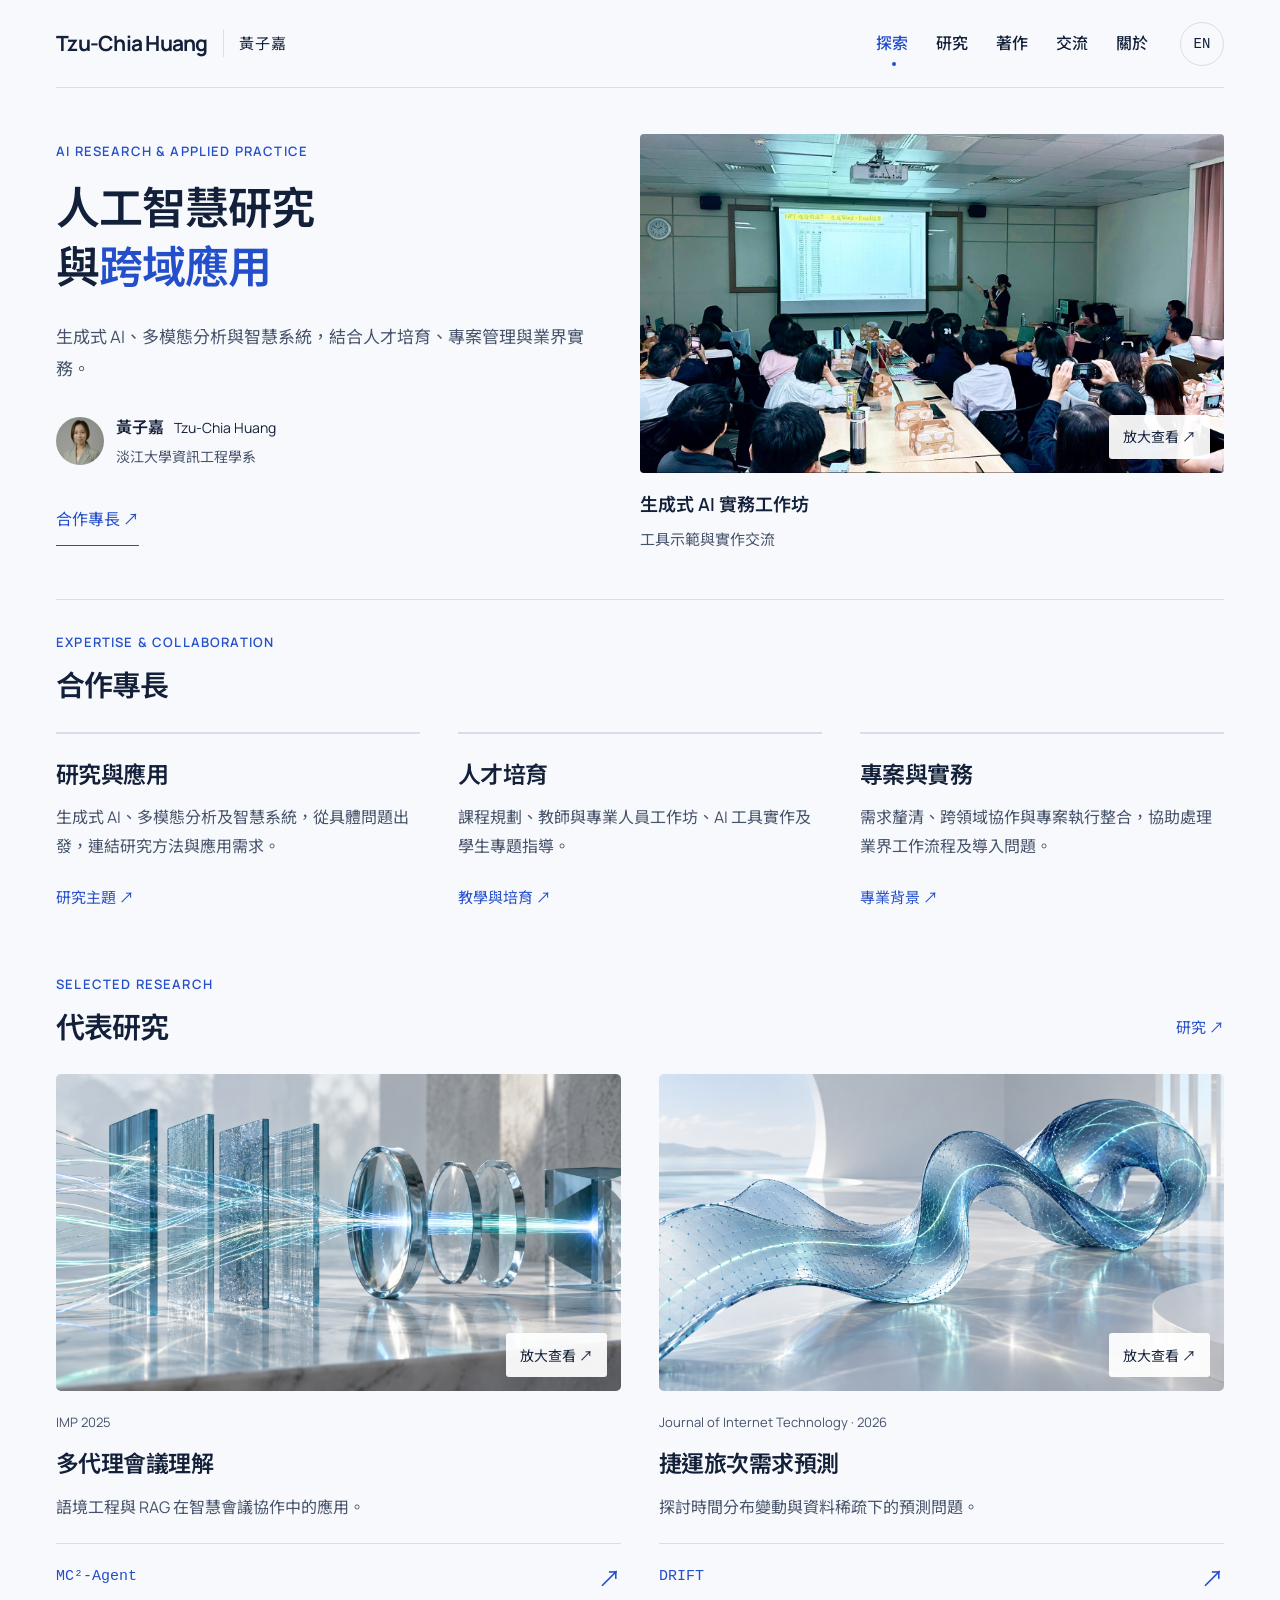
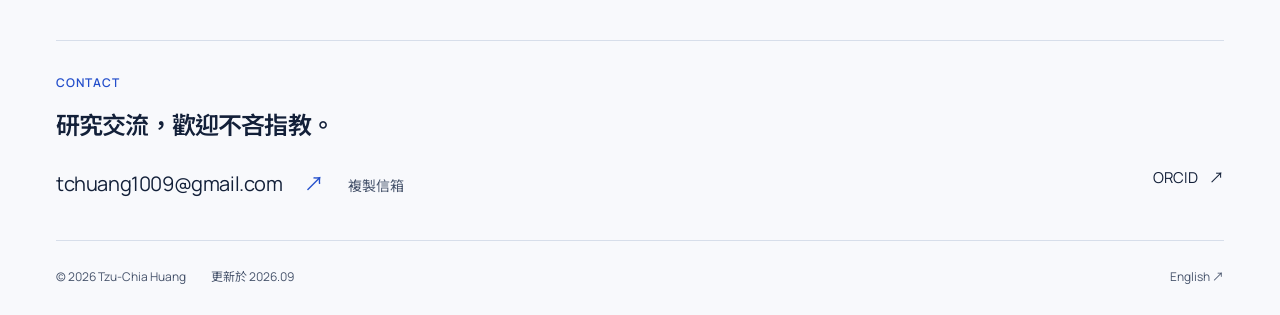
<file: academic/index.html>
<!doctype html><html lang="zh-Hant"><head><meta charset="UTF-8"><meta name="viewport" content="width=device-width,initial-scale=1"><title>探索 — Tzu-Chia Huang 黃子嘉</title><meta name="description" content="生成式 AI、多模態分析與智慧系統， 結合人才培育、專案管理與業界實務。"><meta name="theme-color" content="#f8f9fc"><link rel="canonical" href="https://tzuchia1009.github.io/academic/"><link rel="alternate" hreflang="en" href="en/index.html"><meta property="og:title" content="Tzu-Chia Huang · AI research and applied practice"><meta property="og:description" content="生成式 AI、多模態分析與智慧系統， 結合人才培育、專案管理與業界實務。"><meta property="og:image" content="https://tzuchia1009.github.io/academic/assets/v4/workshop.png"><meta property="og:url" content="https://tzuchia1009.github.io/academic/"><link rel="icon" href="assets/favicon.svg"><link rel="stylesheet" href="assets/v4/site.css"><script src="assets/v4/site.js" defer></script></head><body data-page="index" data-copied="已複製" data-copyfail="請手動複製"><a class="skip" href="#main">跳至內容</a><header class="site-header shell"><a class="wordmark" href="index.html">Tzu-Chia Huang<span>黃子嘉</span></a><nav aria-label="主選單"><a href="index.html" aria-current="page">探索</a><a href="research.html" >研究</a><a href="publications.html" >著作</a><a href="engagement.html" >交流</a><a href="about.html" >關於</a></nav><a class="lang" href="en/index.html" lang="en">EN</a></header><main id="main"><section class="home-hero shell"><div class="hero-message"><p class="eyebrow">AI RESEARCH & APPLIED PRACTICE</p><h1>人工智慧研究<br>與<span>跨域應用</span></h1><p class="hero-intro">生成式 AI、多模態分析與智慧系統，<br>結合人才培育、專案管理與業界實務。</p><a class="identity" href="about.html"><img src="assets/portrait.png" alt="黃子嘉" width="56" height="56"><span><strong>黃子嘉 <small>Tzu-Chia Huang</small></strong><span>淡江大學資訊工程學系</span></span></a><a class="hero-cta" href="#expertise">合作專長 ↗</a></div><figure class="hero-scene"><button class="photo-open" data-src="assets/v4/workshop.png" data-caption="生成式 AI 實務工作坊 · 工具示範、操作練習與現場討論" aria-label="放大查看：生成式 AI 實務工作坊"><img src="assets/v4/workshop.png" width="1768" height="926" alt="生成式 AI 實務工作坊" fetchpriority="high"><span>放大查看 ↗</span></button><figcaption><strong>生成式 AI 實務工作坊</strong><span>工具示範與實作交流</span></figcaption></figure></section><section class="expertise shell" id="expertise"><div class="section-top"><div><p class="eyebrow">EXPERTISE & COLLABORATION</p><h2>合作專長</h2></div></div><div class="expertise-grid"><article><h3>研究與應用</h3><p>生成式 AI、多模態分析及智慧系統，從具體問題出發，連結研究方法與應用需求。</p><a class="quiet-link" href="research.html">研究主題 ↗</a></article><article><h3>人才培育</h3><p>課程規劃、教師與專業人員工作坊、AI 工具實作及學生專題指導。</p><a class="quiet-link" href="engagement.html">教學與培育 ↗</a></article><article><h3>專案與實務</h3><p>需求釐清、跨領域協作與專案執行整合，協助處理業界工作流程及導入問題。</p><a class="quiet-link" href="about.html">專業背景 ↗</a></article></div></section><section class="focus shell"><div class="section-top"><div><p class="eyebrow">SELECTED RESEARCH</p><h2>代表研究</h2></div><a class="quiet-link" href="research.html">研究 ↗</a></div><div class="project-grid"><article class="project"><figure class="evidence-figure compact-figure"><button class="photo-open evidence-open" type="button" data-src="assets/v4/context-spaces.png" data-caption="語境與多代理協作意象 · AI 生成研究意象 · 語境、記憶與協同推理。" aria-label="放大查看：語境與多代理協作意象"><img src="assets/v4/context-spaces.png" alt="語境與多代理協作意象" width="1200" height="660" loading="lazy"><span>放大查看 ↗</span></button><figcaption><strong>語境與多代理協作意象</strong><p>AI 生成研究意象 · 語境、記憶與協同推理。</p></figcaption></figure><div class="project-text"><p class="micro">IMP 2025</p><h3><a href="research.html#agents">多代理會議理解</a></h3><p>語境工程與 RAG 在智慧會議協作中的應用。</p><a class="project-bottom" href="research.html#agents">MC²-Agent<b aria-hidden="true">↗</b></a></div></article><article class="project"><figure class="evidence-figure compact-figure"><button class="photo-open evidence-open" type="button" data-src="assets/v4/representation-manifold.png" data-caption="時空表徵與維度意象 · AI 生成研究意象 · 表徵空間、時序與分布變動。" aria-label="放大查看：時空表徵與維度意象"><img src="assets/v4/representation-manifold.png" alt="時空表徵與維度意象" width="1200" height="660" loading="lazy"><span>放大查看 ↗</span></button><figcaption><strong>時空表徵與維度意象</strong><p>AI 生成研究意象 · 表徵空間、時序與分布變動。</p></figcaption></figure><div class="project-text"><p class="micro">Journal of Internet Technology · 2026</p><h3><a href="research.html#systems">捷運旅次需求預測</a></h3><p>探討時間分布變動與資料稀疏下的預測問題。</p><a class="project-bottom" href="research.html#systems">DRIFT<b aria-hidden="true">↗</b></a></div></article></div></section><dialog class="lightbox"><button class="lightbox-close" type="button" aria-label="關閉照片">×</button><figure><div class="image-scroll"><img alt=""></div><figcaption></figcaption><button type="button" class="zoom-toggle" aria-pressed="false" data-fit="符合視窗" data-zoom="原圖大小">原圖大小</button></figure></dialog></main><footer class="shell"><div class="footer-top"><div><p class="eyebrow">CONTACT</p><h2>研究交流，歡迎不吝指教。</h2><a class="mail" href="mailto:tchuang1009@gmail.com">tchuang1009@gmail.com <span aria-hidden="true">↗</span></a><button class="copy-email" type="button" data-copy="tchuang1009@gmail.com">複製信箱</button></div><div class="footer-social"><a href="https://orcid.org/0009-0001-7370-0046" target="_blank" rel="noopener noreferrer">ORCID <span aria-hidden="true">↗</span></a></div></div><div class="footer-bottom"><span>© 2026 Tzu-Chia Huang</span><span>更新於 2026.09</span><a href="en/index.html" lang="en">English ↗</a></div></footer><p class="toast" role="status" aria-live="polite"></p></body></html>
</file>
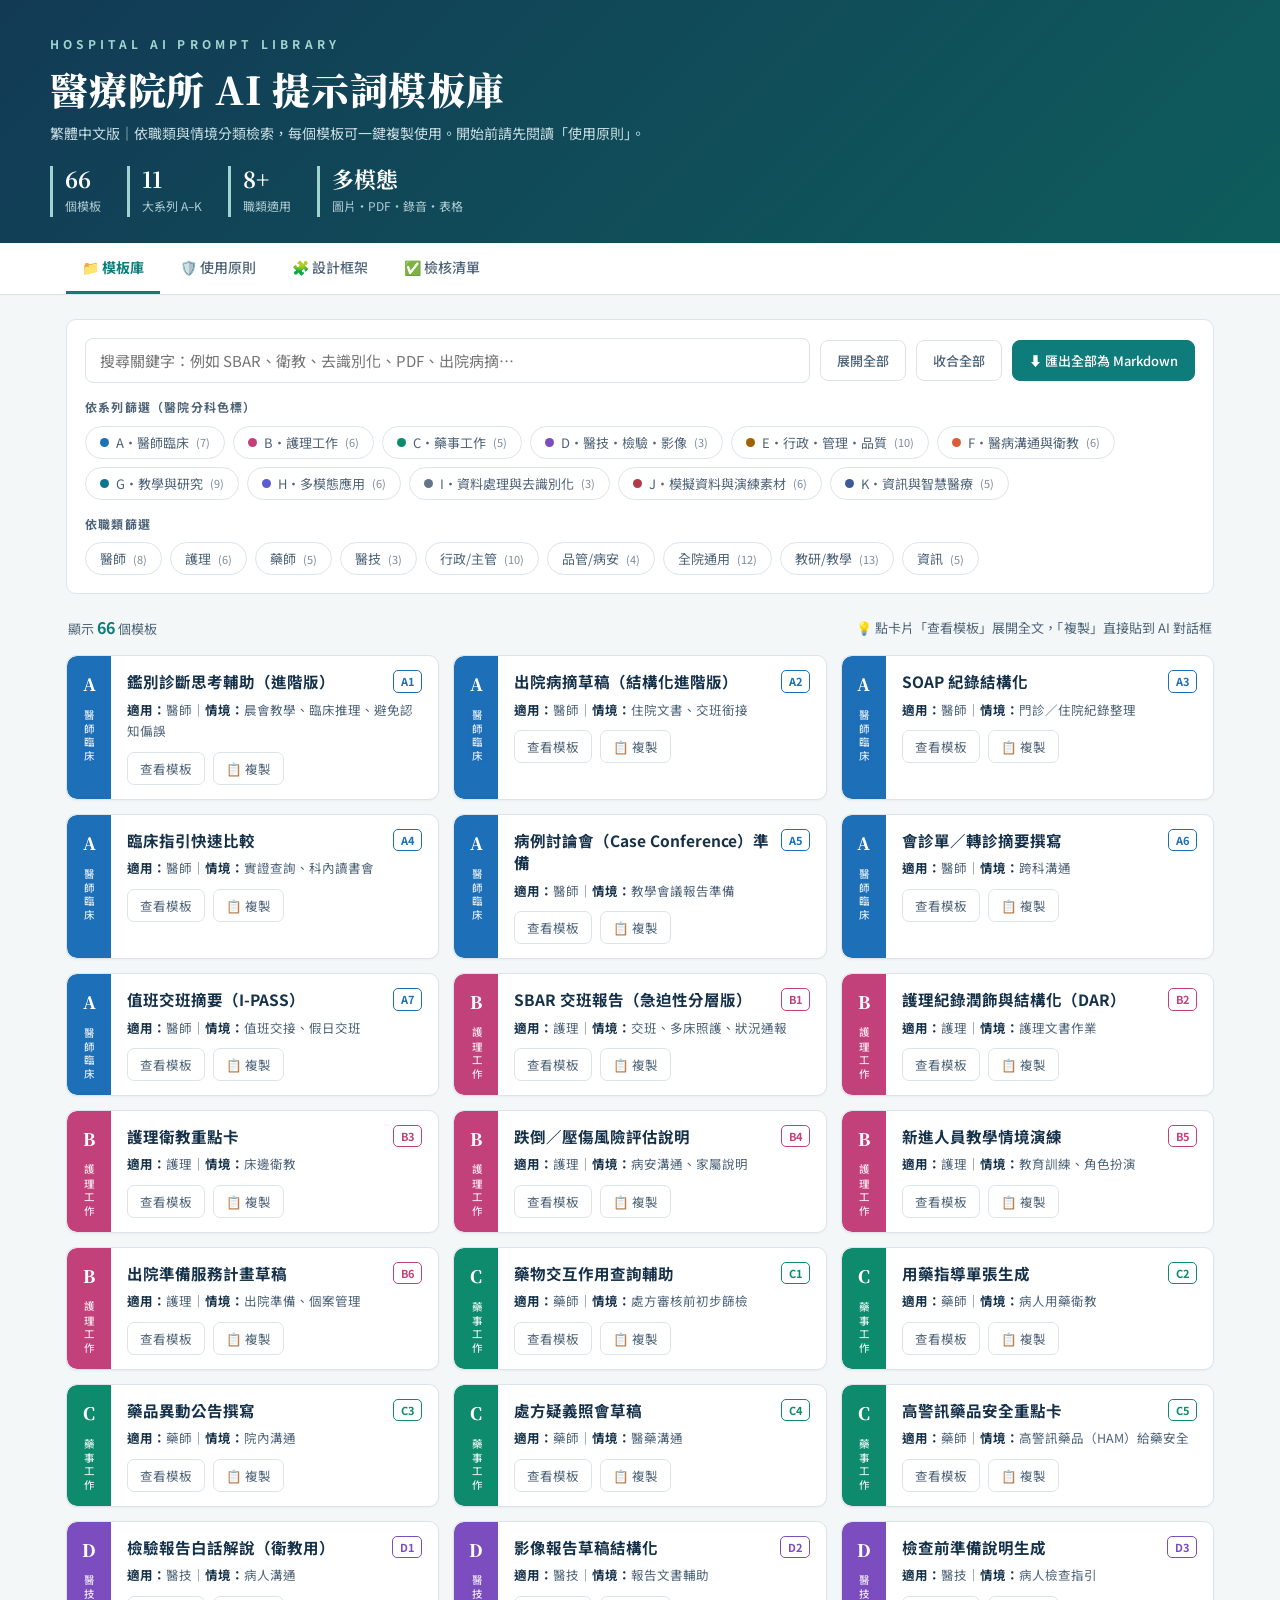
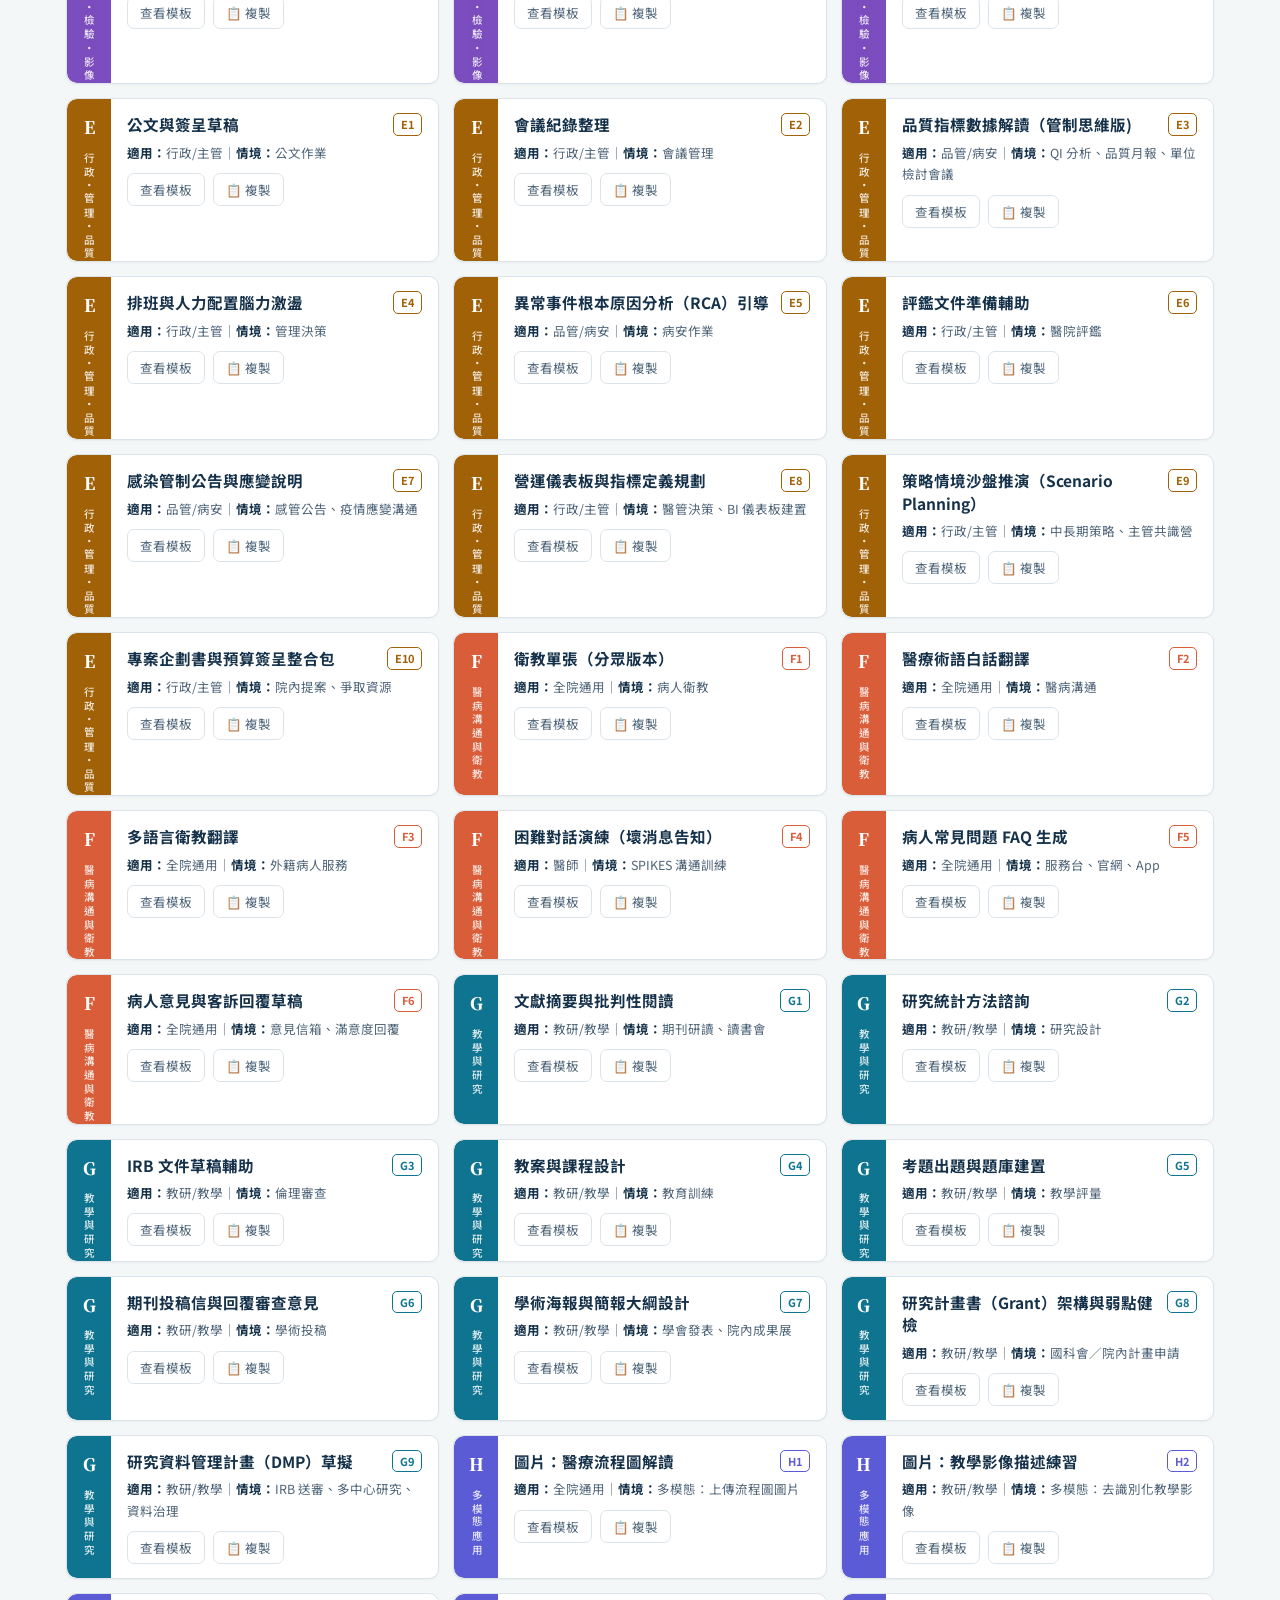
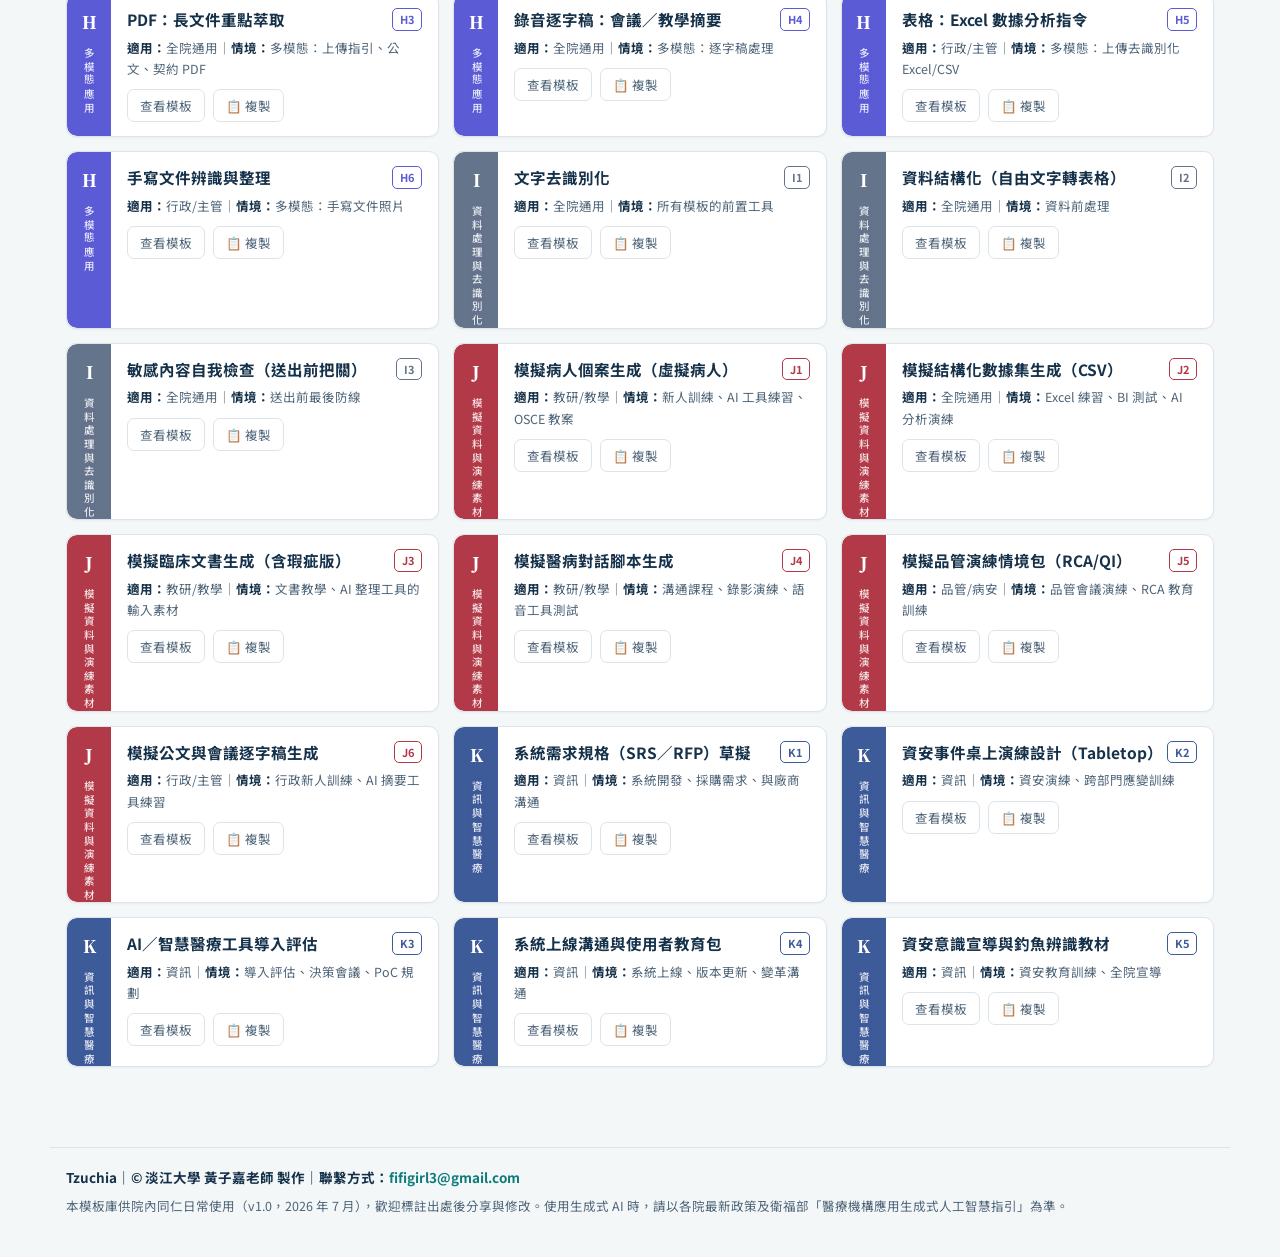
<file: hospital/index.html>
<!DOCTYPE html>
<html lang="zh-Hant">
<head>
<meta charset="UTF-8">
<meta name="viewport" content="width=device-width, initial-scale=1.0">
<title>Tzuchia 醫療院所 AI 提示詞模板庫｜互動式檢索手冊</title>
<meta name="description" content="由黃子嘉老師 Tzuchia 製作的醫療院所 AI 提示詞模板庫，提供醫療行政、門診、衛教、行銷與內部管理等情境的互動式檢索模板。">
<meta name="author" content="Tzuchia Huang">
<link rel="canonical" href="https://tzuchia1009.github.io/hospital/">
<meta property="og:type" content="website">
<meta property="og:title" content="Tzuchia 醫療院所 AI 提示詞模板庫">
<meta property="og:description" content="互動式檢索醫療院所可用的 AI 提示詞模板，適合演講、教學與現場操作使用。">
<meta property="og:url" content="https://tzuchia1009.github.io/hospital/">
<link rel="preconnect" href="https://fonts.googleapis.com">
<link href="https://fonts.googleapis.com/css2?family=Noto+Sans+TC:wght@400;500;700;900&family=Noto+Serif+TC:wght@600;900&display=swap" rel="stylesheet">
<style>
:root{
  --bg:#F4F7F8; --paper:#FFFFFF; --ink:#16324A; --ink-soft:#4E6478; --line:#DCE4E9;
  --accent:#0E7C7B; --accent-soft:#E3F1F0;
  --cA:#1D6FB8; --cB:#C2417B; --cC:#0E8A6D; --cD:#7C4DBE; --cE:#A16207;
  --cF:#D95D39; --cG:#0F7490; --cH:#5B5BD6; --cI:#64748B; --cJ:#B23A48; --cK:#3D5A99;
  --radius:10px;
  --sans:'Noto Sans TC',-apple-system,'PingFang TC','Microsoft JhengHei',sans-serif;
  --serif:'Noto Serif TC','Noto Sans TC',serif;
}
*{margin:0;padding:0;box-sizing:border-box}
html{scroll-behavior:smooth}
body{font-family:var(--sans);background:var(--bg);color:var(--ink);line-height:1.7;font-size:15px}
@media (prefers-reduced-motion: reduce){*,*::before,*::after{animation:none!important;transition:none!important}}

/* ===== Header ===== */
header{background:linear-gradient(135deg,#123A55 0%,#0E5D5C 100%);color:#fff;padding:34px 24px 26px}
.hwrap{max-width:1180px;margin:0 auto}
.eyebrow{font-size:12px;letter-spacing:.35em;text-transform:uppercase;color:#9FD4CF;font-weight:700;margin-bottom:10px}
h1{font-family:var(--serif);font-weight:900;font-size:clamp(24px,4vw,38px);letter-spacing:.02em;line-height:1.3}
.subtitle{margin-top:8px;color:#C9DEE3;font-size:14px;max-width:720px}
.statrow{display:flex;gap:26px;margin-top:20px;flex-wrap:wrap}
.stat{border-left:3px solid #9FD4CF;padding-left:12px}
.stat b{display:block;font-size:22px;font-family:var(--serif);line-height:1.2}
.stat span{font-size:12px;color:#AECDD3}

/* ===== Nav tabs ===== */
nav{background:var(--paper);border-bottom:1px solid var(--line);position:sticky;top:0;z-index:50}
.navwrap{max-width:1180px;margin:0 auto;display:flex;gap:4px;overflow-x:auto;padding:0 16px}
.tab{border:none;background:none;font-family:var(--sans);font-size:14px;font-weight:500;color:var(--ink-soft);
  padding:14px 16px;cursor:pointer;border-bottom:3px solid transparent;white-space:nowrap}
.tab:hover{color:var(--ink)}
.tab.active{color:var(--accent);border-bottom-color:var(--accent);font-weight:700}
.tab:focus-visible{outline:2px solid var(--accent);outline-offset:-2px}

main{max-width:1180px;margin:0 auto;padding:24px 16px 80px}
.view{display:none}
.view.active{display:block;animation:fadein .25s ease}
@keyframes fadein{from{opacity:0;transform:translateY(6px)}to{opacity:1;transform:none}}

/* ===== Controls ===== */
.controls{background:var(--paper);border:1px solid var(--line);border-radius:var(--radius);padding:18px;margin-bottom:20px}
.searchrow{display:flex;gap:10px;flex-wrap:wrap;align-items:center}
#search{flex:1;min-width:220px;padding:11px 14px;border:1.5px solid var(--line);border-radius:8px;font-size:15px;font-family:var(--sans)}
#search:focus{outline:none;border-color:var(--accent);box-shadow:0 0 0 3px var(--accent-soft)}
.btn{padding:10px 16px;border-radius:8px;border:1.5px solid var(--line);background:var(--paper);
  font-family:var(--sans);font-size:13px;font-weight:500;color:var(--ink-soft);cursor:pointer}
.btn:hover{border-color:var(--accent);color:var(--accent)}
.btn:focus-visible{outline:2px solid var(--accent);outline-offset:2px}
.btn.primary{background:var(--accent);border-color:var(--accent);color:#fff}
.btn.primary:hover{background:#0A6362}
.filterlabel{font-size:12px;font-weight:700;color:var(--ink-soft);letter-spacing:.1em;margin:14px 0 8px}
.chips{display:flex;flex-wrap:wrap;gap:8px}
.chip{border:1.5px solid var(--line);background:var(--paper);border-radius:999px;padding:6px 14px;
  font-size:13px;font-family:var(--sans);cursor:pointer;color:var(--ink-soft);display:inline-flex;align-items:center;gap:7px}
.chip .dot{width:9px;height:9px;border-radius:50%;background:var(--dotc,#999)}
.chip:hover{border-color:var(--ink-soft)}
.chip.on{background:var(--ink);border-color:var(--ink);color:#fff;font-weight:500}
.chip:focus-visible{outline:2px solid var(--accent);outline-offset:2px}
.resultbar{display:flex;justify-content:space-between;align-items:center;margin:4px 2px 14px;flex-wrap:wrap;gap:8px}
.count{font-size:13px;color:var(--ink-soft)}
.count b{color:var(--accent);font-size:16px}

/* ===== Cards (chart-folder style) ===== */
.grid{display:grid;grid-template-columns:repeat(auto-fill,minmax(340px,1fr));gap:14px}
.card{background:var(--paper);border:1px solid var(--line);border-radius:var(--radius);overflow:hidden;
  display:flex;box-shadow:0 1px 2px rgba(22,50,74,.05)}
.spine{width:44px;flex-shrink:0;display:flex;flex-direction:column;align-items:center;justify-content:flex-start;
  padding-top:14px;color:#fff;font-family:var(--serif);font-weight:900;font-size:17px;
  background:var(--sc,#888);border-radius:var(--radius) 0 0 var(--radius)}
.spine small{writing-mode:vertical-rl;font-family:var(--sans);font-weight:500;font-size:10.5px;
  letter-spacing:.25em;margin-top:10px;opacity:.85}
.cardbody{flex:1;padding:14px 16px;min-width:0}
.cardtop{display:flex;justify-content:space-between;align-items:flex-start;gap:8px}
.ctitle{font-weight:700;font-size:15.5px;line-height:1.45}
.cid{font-size:11px;font-weight:700;color:var(--sc);border:1px solid currentColor;border-radius:5px;padding:1px 7px;flex-shrink:0}
.cmeta{font-size:12.5px;color:var(--ink-soft);margin:6px 0 10px}
.cmeta b{color:var(--ink)}
.cardacts{display:flex;gap:8px}
.mini{font-size:12.5px;padding:6px 12px;border-radius:7px;border:1.5px solid var(--line);background:var(--paper);
  cursor:pointer;font-family:var(--sans);color:var(--ink-soft)}
.mini:hover{border-color:var(--sc);color:var(--sc)}
.mini:focus-visible{outline:2px solid var(--accent);outline-offset:2px}
.mini.copied{background:var(--accent);border-color:var(--accent);color:#fff}
.prompt{display:none;margin-top:12px;background:#F2F6F7;border:1px dashed #B9CCD4;border-radius:8px;
  padding:13px 14px;font-size:13.5px;white-space:pre-wrap;color:#2A4256;max-height:420px;overflow-y:auto}
.card.open .prompt{display:block}
.note{display:none;margin-top:9px;font-size:12.5px;color:#8A5A0B;background:#FDF6E7;border-radius:7px;padding:8px 12px}
.card.open .note.has{display:block}
.empty{text-align:center;padding:60px 20px;color:var(--ink-soft)}
.empty b{font-size:17px;display:block;margin-bottom:6px;color:var(--ink)}

/* ===== Static content views ===== */
.panel{background:var(--paper);border:1px solid var(--line);border-radius:var(--radius);padding:26px 28px;margin-bottom:18px}
.panel h2{font-family:var(--serif);font-size:21px;font-weight:900;margin-bottom:14px;color:var(--ink)}
.panel h3{font-size:16px;font-weight:700;margin:20px 0 8px;color:var(--accent)}
.panel p{margin-bottom:10px;color:#33506A}
.panel ol,.panel ul{padding-left:22px;margin-bottom:10px;color:#33506A}
.panel li{margin-bottom:7px}
.rulecard{border-left:4px solid var(--accent);background:var(--accent-soft);border-radius:0 8px 8px 0;
  padding:12px 16px;margin-bottom:10px}
.rulecard b{display:block;margin-bottom:2px}
.warn{border-left:4px solid #C0392B;background:#FBEEEC;border-radius:0 8px 8px 0;padding:14px 16px;margin:14px 0;font-size:14px;color:#7B2D22}
table{width:100%;border-collapse:collapse;font-size:13.5px;margin:10px 0}
th,td{border:1px solid var(--line);padding:9px 12px;text-align:left;vertical-align:top}
th{background:#EEF3F5;font-weight:700}
.codebox{background:#F2F6F7;border:1px dashed #B9CCD4;border-radius:8px;padding:14px 16px;
  font-size:13.5px;white-space:pre-wrap;color:#2A4256;margin:10px 0}
.check{list-style:none;padding-left:0}
.check li{padding-left:30px;position:relative;margin-bottom:9px}
.check li::before{content:"";position:absolute;left:2px;top:5px;width:15px;height:15px;
  border:2px solid var(--accent);border-radius:4px}
.ba{display:grid;grid-template-columns:1fr 1fr;gap:12px;margin:10px 0 18px}
.ba div{border-radius:8px;padding:12px 14px;font-size:13.5px}
.ba .bad{background:#FBEEEC;border:1px solid #E8C4BE;color:#7B2D22}
.ba .good{background:#EAF5F0;border:1px solid #BEDFD2;color:#1D5C46}
.ba b{display:block;margin-bottom:4px}
footer{max-width:1180px;margin:0 auto;padding:18px 16px 40px;font-size:12.5px;color:var(--ink-soft);border-top:1px solid var(--line)}
footer .credit{font-size:13.5px;font-weight:700;color:var(--ink);margin-bottom:6px}
footer a{color:var(--accent);text-decoration:none}
footer a:hover{text-decoration:underline}
.chip .cnt{font-size:11px;opacity:.75;font-weight:400}
.chip.zero{opacity:.4;cursor:not-allowed}
.chip.zero:hover{border-color:var(--line)}
.toast{position:fixed;bottom:26px;left:50%;transform:translateX(-50%) translateY(80px);background:var(--ink);
  color:#fff;padding:11px 22px;border-radius:999px;font-size:13.5px;opacity:0;transition:.3s;z-index:99;pointer-events:none}
.toast.show{opacity:1;transform:translateX(-50%) translateY(0)}
@media (max-width:720px){
  .grid{grid-template-columns:1fr}
  .ba{grid-template-columns:1fr}
  .panel{padding:20px 16px}
}
@media print{
  nav,.controls,.cardacts,.toast{display:none}
  .card .prompt{display:block!important;max-height:none}
  .view{display:block!important}
  header{background:#123A55}
}
</style>
</head>
<body>

<header>
  <div class="hwrap">
    <div class="eyebrow">Hospital AI Prompt Library</div>
    <h1>醫療院所 AI 提示詞模板庫</h1>
    <p class="subtitle">繁體中文版｜依職類與情境分類檢索，每個模板可一鍵複製使用。開始前請先閱讀「使用原則」。</p>
    <div class="statrow">
      <div class="stat"><b id="statTotal">66</b><span>個模板</span></div>
      <div class="stat"><b>11</b><span>大系列 A–K</span></div>
      <div class="stat"><b>8+</b><span>職類適用</span></div>
      <div class="stat"><b>多模態</b><span>圖片・PDF・錄音・表格</span></div>
    </div>
  </div>
</header>

<nav>
  <div class="navwrap" role="tablist">
    <button class="tab active" data-view="library" role="tab">📁 模板庫</button>
    <button class="tab" data-view="safety" role="tab">🛡️ 使用原則</button>
    <button class="tab" data-view="framework" role="tab">🧩 設計框架</button>
    <button class="tab" data-view="checklist" role="tab">✅ 檢核清單</button>
  </div>
</nav>

<main>
<!-- ================= 模板庫 ================= -->
<section id="view-library" class="view active">
  <div class="controls">
    <div class="searchrow">
      <input id="search" type="search" placeholder="搜尋關鍵字：例如 SBAR、衛教、去識別化、PDF、出院病摘…" aria-label="搜尋模板">
      <button class="btn" id="btnExpand">展開全部</button>
      <button class="btn" id="btnCollapse">收合全部</button>
      <button class="btn primary" id="btnExport">⬇ 匯出全部為 Markdown</button>
    </div>
    <div class="filterlabel">依系列篩選（醫院分科色標）</div>
    <div class="chips" id="seriesChips"></div>
    <div class="filterlabel">依職類篩選</div>
    <div class="chips" id="roleChips"></div>
  </div>
  <div class="resultbar">
    <div class="count">顯示 <b id="countNum">66</b> 個模板</div>
    <div style="display:flex;gap:10px;align-items:center;flex-wrap:wrap"><button class="btn" id="btnClear" style="display:none">✕ 清除所有篩選</button><div class="count">💡 點卡片「查看模板」展開全文，「複製」直接貼到 AI 對話框</div></div>
  </div>
  <div class="grid" id="grid"></div>
  <div class="empty" id="empty" style="display:none"><b>找不到符合的模板</b>目前的「系列＋職類」組合沒有交集——請按「✕ 清除所有篩選」或改選其他條件（各選項後方括號內為可得的模板數）。</div>
</section>

<!-- ================= 使用原則 ================= -->
<section id="view-safety" class="view">
  <div class="panel">
    <h2>使用前必讀——安全與合規原則</h2>
    <p>在醫療場域使用生成式 AI，「怎麼問」之前必須先懂「什麼不能放進去」。本頁是所有模板的前提。</p>
    <h3>五大鐵律</h3>
    <div class="rulecard"><b>1. 絕不輸入可識別病人身分的資料</b>姓名、病歷號、身分證字號、生日、電話、地址、照片中的臉部與病歷條碼，一律先去識別化（可用 I 系列模板協助）。</div>
    <div class="rulecard"><b>2. AI 輸出僅供輔助，不得取代專業判斷</b>所有涉及臨床決策、病歷紀錄、用藥的內容，最終須由醫事人員確認並負責。</div>
    <div class="rulecard"><b>3. AI 會「幻覺」</b>引用的文獻、數據、指引名稱都可能是編造的，凡引用必查證原始出處。</div>
    <div class="rulecard"><b>4. 遵守院內政策與主管機關指引</b>衛福部已發布「醫療機構應用生成式人工智慧指引」，強調病人隱私、知情權與機構監測機制；各院亦可能有自己的 AI 使用規範。</div>
    <div class="rulecard"><b>5. 對病人使用 AI 工具須揭露</b>若 AI 直接與病人互動、或診療過程有錄音錄影，應事先告知並尊重病人拒絕的權利。</div>
    <h3>什麼資料可以放、什麼不行</h3>
    <table>
      <tr><th>類別</th><th>可以輸入</th><th>不可輸入（未經去識別化）</th></tr>
      <tr><td>病人資料</td><td>年齡層、性別、去識別化後的病史摘要</td><td>姓名、病歷號、身分證、生日、聯絡方式</td></tr>
      <tr><td>影像</td><td>已裁切／遮蔽個資的教學影像</td><td>含姓名條、病歷條碼、臉部的原始影像</td></tr>
      <tr><td>文件</td><td>空白表單、公版文件、已去識別化紀錄</td><td>原始病歷、含個資的檢驗報告</td></tr>
      <tr><td>院務</td><td>公開的流程、通則性問題</td><td>未公開的機密營運資料、資安細節</td></tr>
    </table>
    <div class="warn"><b>免責聲明：</b>本模板庫僅供提升工作效率之輔助用途。AI 生成內容不構成醫療診斷或處方建議；任何臨床應用皆須由具資格之醫事人員審核、修改並負完全責任。</div>
  </div>
</section>

<!-- ================= 設計框架 ================= -->
<section id="view-framework" class="view">
  <div class="panel">
    <h2>提示詞設計基本框架</h2>
    <p>好的提示詞不是「魔法咒語」，而是<b>把交辦任務講清楚</b>。建議先理解框架，再套用模板。</p>
    <h3>五要素框架：「角・任・景・格・限」</h3>
    <table>
      <tr><th>要素</th><th>說明</th><th>範例片段</th></tr>
      <tr><td><b>角</b>色 Role</td><td>指定 AI 扮演的專業視角</td><td>「你是一位資深感染管制護理師」</td></tr>
      <tr><td><b>任</b>務 Task</td><td>動詞開頭、明確可交付</td><td>「請將以下交班內容改寫為 SBAR 格式」</td></tr>
      <tr><td>情<b>景</b> Context</td><td>背景、對象、目的</td><td>「對象是新進 N1 護理師，用於晨會教學」</td></tr>
      <tr><td><b>格</b>式 Format</td><td>輸出的長度、結構、語言</td><td>「以繁體中文、條列式、不超過 300 字」</td></tr>
      <tr><td><b>限</b>制 Constraints</td><td>禁止事項、注意範圍</td><td>「不得提供具體用藥劑量；不確定處請標註」</td></tr>
    </table>
    <h3>萬用骨架模板（所有模板的母版）</h3>
    <div class="codebox">你是【角色，例如：具十年經驗的內科主治醫師／醫務行政主任】。
我的任務是：【要 AI 做什麼】。
背景資訊：【情境、對象、目的；已去識別化的必要資料】。
請以【語言／格式／長度】輸出。
限制與注意：
1. 不確定或缺乏依據的內容，請明確標註「待查證」。
2. 不得虛構文獻、數據或指引名稱。
3. 【其他限制，例如：不得提供個別化用藥劑量】。</div>
    <h3>使用模板三步驟：選、填、審</h3>
    <ol>
      <li><b>選</b>：在「模板庫」用搜尋或篩選找到最接近情境的模板。</li>
      <li><b>填</b>：將【】內的占位文字換成實際內容（記得去識別化）。</li>
      <li><b>審</b>：用「檢核清單」審視 AI 輸出，修改後才使用。</li>
    </ol>
    <h3>進階技巧——讓 AI 回答更好的五個方法</h3>
    <ol>
      <li><b>給範例（Few-shot）</b>：與其描述格式，不如直接示範一筆。「請照以下範例的格式整理：範例輸入⋯⋯→範例輸出⋯⋯」</li>
      <li><b>要求先思考再回答</b>：「請先列出你的分析步驟與依據，再給出結論。」適用鑑別診斷討論、數據解讀、RCA。</li>
      <li><b>先確認理解，再動工</b>：「開始之前，請先用三句話複述你對這個任務的理解，並提出需要我補充的問題。」</li>
      <li><b>迭代修改，不要重來</b>：具體指出要改哪裡——「第二段太學術，改成家屬聽得懂的說法」。</li>
      <li><b>要求標註信心與出處</b>：「每項結論標註：高信心／低信心／待查證，並說明依據來源。」這是醫療場域對抗 AI 幻覺最重要的習慣。</li>
      <li><b>明確指定檔案輸出</b>：AI 聊天介面（如 ChatGPT）預設用文字回覆，想拿到檔案必須明講——「請製作成 CSV／Excel／Word 檔案讓我下載」。若工具回覆無法產生檔案，改要求「以純文字 CSV（或 Markdown 表格）完整輸出」，複製後即可自行另存；表格類產出建議一律加上這句指令。</li>
    </ol>
  </div>
  <div class="panel">
    <h2>常見錯誤示範（Before / After）</h2>
    <div class="ba"><div class="bad"><b>❌ 太模糊</b>「幫我寫衛教單」</div>
    <div class="good"><b>✅ 改寫</b>「你是衛教師。請為 65 歲以上初診斷糖尿病病人寫一張 400 字的飲食衛教單，國中程度用字，含 3 個要做、3 個不要做、何時回診。」</div></div>
    <div class="ba"><div class="bad"><b>❌ 讓 AI 決定高風險內容</b>「這個病人該用什麼藥、劑量多少？」</div>
    <div class="good"><b>✅ 改寫</b>「以下是教學討論用的去識別化個案，請列出治療上通常會考慮的『藥物類別』與各自的考量點，具體處方由醫師決定。」</div></div>
    <div class="ba"><div class="bad"><b>❌ 不給格式</b>「整理一下這份會議紀錄」</div>
    <div class="good"><b>✅ 改寫</b>「整理為：決議事項（含負責單位與期限）、追蹤事項、臨時動議三段，決議只能來自原文。」</div></div>
    <div class="ba"><div class="bad"><b>❌ 直接複製使用</b>生成出院病摘 → 直接貼進病歷</div>
    <div class="good"><b>✅ 正確流程</b>生成草稿 → 逐句核對原始紀錄 → 補【待補】欄位 → 醫師確認簽名</div></div>
  </div>
</section>

<!-- ================= 檢核清單 ================= -->
<section id="view-checklist" class="view">
  <div class="panel">
    <h2>輸出品質檢核清單</h2>
    <p>AI 輸出後、正式使用前，逐項確認：</p>
    <h3>正確性</h3>
    <ul class="check">
      <li>所有事實、數據、名詞是否與原始資料一致？</li>
      <li>引用的文獻、指引是否真實存在且為適用版本？（抽查原始出處）</li>
      <li>AI 是否「腦補」了我沒提供的內容？</li>
    </ul>
    <h3>安全性</h3>
    <ul class="check">
      <li>內容不含可識別的病人／同仁個資？</li>
      <li>涉及診斷、用藥、處置的內容已由具資格醫事人員審核？</li>
      <li>高風險欄位（劑量、日期、金額）已由人工確認填寫？</li>
    </ul>
    <h3>適切性</h3>
    <ul class="check">
      <li>語言與難度符合目標對象？</li>
      <li>語氣符合場合（正式公文／衛教／學術）？</li>
      <li>符合院內格式規範與最新政策？</li>
    </ul>
    <h3>問責</h3>
    <ul class="check">
      <li>我可以為這份內容的每一句話負責嗎？</li>
      <li>依院內規範需要揭露「由 AI 輔助產生」時，是否已標註？</li>
    </ul>
  </div>
</section>

</main>

<footer>
  <div class="credit">Tzuchia｜© 淡江大學 黃子嘉老師 製作｜聯繫方式：<a href="mailto:fifigirl3@gmail.com">fifigirl3@gmail.com</a></div>
  <div>本模板庫供院內同仁日常使用（v1.0，2026 年 7 月），歡迎標註出處後分享與修改。使用生成式 AI 時，請以各院最新政策及衛福部「醫療機構應用生成式人工智慧指引」為準。</div>
</footer>
<div class="toast" id="toast">已複製到剪貼簿</div>

<script>
/* ================= 資料 ================= */
const SERIES = {
  A:{name:"醫師臨床", color:"var(--cA)"},
  B:{name:"護理工作", color:"var(--cB)"},
  C:{name:"藥事工作", color:"var(--cC)"},
  D:{name:"醫技・檢驗・影像", color:"var(--cD)"},
  E:{name:"行政・管理・品質", color:"var(--cE)"},
  F:{name:"醫病溝通與衛教", color:"var(--cF)"},
  G:{name:"教學與研究", color:"var(--cG)"},
  H:{name:"多模態應用", color:"var(--cH)"},
  I:{name:"資料處理與去識別化", color:"var(--cI)"},
  J:{name:"模擬資料與演練素材", color:"var(--cJ)"},
  K:{name:"資訊與智慧醫療", color:"var(--cK)"}
};

const T = [
{id:"A1",s:"A",role:"醫師",title:"鑑別診斷思考輔助（進階版）",scene:"晨會教學、臨床推理、避免認知偏誤",note:"把 AI 當「會反問你的討論對象」：第 5 步的反問往往比鑑別清單本身更有價值。",
p:`你是一位重視臨床推理教學的資深內科主治醫師，熟悉貝氏思維與常見認知偏誤（anchoring、premature closure）。

以下是一位已去識別化的病人摘要：
- 基本資料：【年齡層／性別／重要背景，如免疫抑制、洗腎、長照機構住民】
- 主訴與病程：【症狀、起始、演變、加重緩解因素】
- 理學檢查：【重點發現與重要「陰性」發現】
- 已有檢驗／影像：【結果；尚未做的寫「未做」】
- 我目前的初步印象：【我現在最懷疑的診斷】

請依序執行：
1. 鑑別診斷表：至少 5 個，欄位＝診斷｜支持點｜不支持點｜若是它，最快的驗證方式。依「可能性 × 危險性」綜合排序。
2. 危險診斷檢查：就算機率低也不能漏的診斷，逐一標註其 red flags 是否已被現有資訊排除、靠什麼排除。
3. 針對我的初步印象：指出我可能落入的認知偏誤，以及「出現什麼發現就該推翻它」。
4. 下一步：最有鑑別價值的 3 項檢查／處置，各附「不同結果將如何改變決策」。
5. 最後反問我 3 個你認為病史中還缺少的關鍵資訊。

限制：教學討論非醫療決策；不確定處標註；不得虛構數值與文獻；具體用藥劑量不在討論範圍。`},
{id:"A2",s:"A",role:"醫師",title:"出院病摘草稿（結構化進階版）",scene:"住院文書、交班銜接",note:"文末的「請人工確認清單」是這個模板的安全網——AI 發現的矛盾比它寫的內容更值錢。",
p:`你是熟悉台灣病歷書寫規範與醫院評鑑要求的醫療文書助理。

任務：將以下去識別化的住院資料整理為出院病摘（Discharge Summary）草稿。

輸入資料：
- 病程紀錄片段：【貼上】
- 檢查報告摘要：【貼上】
- 出院醫囑草稿或口頭交代：【貼上，若無則留空】

輸出結構（缺資料的欄位保留標題並標【待補】）：
1. Admission / Discharge Diagnosis（中英並列）
2. 住院經過：依時間序段落化敘述；轉折點（病情變化、治療調整、會診）以【住院第 N 天】標示
3. 重要檢查結果：只列影響決策的項目，異常值附趨勢（例如 Cr 1.2→2.8→1.5）
4. 手術／處置摘要
5. 出院時狀況：意識、活動力、傷口、管路
6. 出院用藥：條列品項【劑量頻次由醫師確認填寫】，並標示與入院時相比：新增／調整／停用
7. 返診與追蹤計畫、衛教重點

品質要求：
- 只能使用我提供的資訊，禁止推論補寫。
- 資料間互相矛盾處（如兩份紀錄日期衝突），整理成文末「請人工確認清單」。
- 完成後，附上 20 字內的一句話摘要，供交班快速理解本次住院。`},
{id:"A3",s:"A",role:"醫師",title:"SOAP 紀錄結構化",scene:"門診／住院紀錄整理",
p:`請將以下口語化的看診紀錄，重新整理為 SOAP 格式（Subjective / Objective / Assessment / Plan）。
保留所有原始資訊、不新增任何我沒有提供的內容，無法歸類的資訊放在「備註」。

原始紀錄：【貼上去識別化內容】`},
{id:"A4",s:"A",role:"醫師",title:"臨床指引快速比較",scene:"實證查詢、科內讀書會",note:"指引更新快，AI 掌握的版本可能過時——引用前務必查證原始出處與最新版本。",
p:`你是實證醫學助教。
請比較【疾病／主題，例如：成人社區型肺炎】在【指引A，例如：IDSA】與
【指引B，例如：台灣感染症醫學會】建議上的主要異同，以表格呈現：
比較項目｜指引A｜指引B｜臨床意涵。

限制：
1. 請標註各建議所屬指引的年份；不確定是否為最新版時，明確說明「請查證最新版本」。
2. 不得虛構建議內容；沒有把握的欄位寫「待查證」。
3. 結尾提醒我以原始指引全文為準。`},
{id:"A5",s:"A",role:"醫師",title:"病例討論會（Case Conference）準備",scene:"教學會議報告準備",
p:`你是住院醫師教學總醫師。
我要在病例討論會報告以下去識別化個案：【個案摘要】。
請幫我：
1. 規劃 15 分鐘報告的架構（含每段建議時間）。
2. 列出台下主治醫師最可能提問的 8 個問題，並附上回答思路（非標準答案）。
3. 建議 3 個值得延伸討論的教學點。`},
{id:"A6",s:"A",role:"醫師",title:"會診單／轉診摘要撰寫",scene:"跨科溝通",
p:`請將以下資訊整理成一份清楚、禮貌、重點明確的會診單內容：
會診科別：【科別】
會診目的：【想請對方協助的具體問題】
病人摘要：【去識別化摘要】
目前處置：【已做的處理】

格式：問題導向（consultation question 放最前面）、300 字內、繁體中文夾專有名詞英文。`},
{id:"A7",s:"A",role:"醫師",title:"值班交班摘要（I-PASS）",scene:"值班交接、假日交班",note:"交班遺漏是病安高風險點；「應變預案」一欄請務必人工確認。",
p:`你是重視病人安全的總醫師。
請將以下去識別化的值班交班筆記，整理為 I-PASS 格式：
I（Illness severity 病情嚴重度：穩定／觀察／不穩定）
P（Patient summary 病人摘要）
A（Action list 待辦事項：含時間點與負責事項）
S（Situation awareness 應變預案：若發生X，先做Y）
S（Synthesis 重點複誦：一句話總結）

原始筆記：【貼上去識別化內容】

限制：只重組我提供的資訊；待辦事項若無明確時間，標註【時間待確認】；
應變預案不得自行編造，僅整理筆記中已有的指示。`},
{id:"B1",s:"B",role:"護理",title:"SBAR 交班報告（急迫性分層版）",scene:"交班、多床照護、狀況通報",note:"🔴 分層與「接班待辦清單」是真實交班最需要的兩件事；語意不明處務必當面確認。",
p:`你是資深臨床護理教師，熟悉 SBAR 溝通與交班安全。

請將以下零散的交班內容整理為 SBAR，並依急迫性分層。

原始內容：【貼上去識別化的交班筆記，可包含口語、縮寫、順序凌亂】
班別情境：【例如：白班交小夜、照護 8 床】

輸出格式（每位病人一個區塊）：
- 床號代稱｜一句話病情概述
- S 現況：接班者現在最需要知道的狀態
- B 背景：診斷、相關病史、本次住院重點
- A 評估：最近一班的變化趨勢（生命徵象、疼痛、管路、皮膚、輸出入量——原文有提到才寫）
- R 建議：接班後【幾點前】要做的事、要追的報告、預期可能發生的狀況與因應

規則：
1. 🔴 需優先關注者（不穩定、待報告可能影響處置、家屬議題）排在最前面。
2. 原文語意不明處標註【請與交班者當面確認】，不得自行腦補。
3. 最後產出「接班待辦清單」：依時間軸排列，方便直接抄進工作單。`},
{id:"B2",s:"B",role:"護理",title:"護理紀錄潤飾與結構化（DAR）",scene:"護理文書作業",
p:`請協助將以下護理紀錄草稿潤飾為專業、客觀、符合焦點紀錄（Focus Charting，DAR）格式的版本：
D（Data 資料）、A（Action 措施）、R（Response 反應）。

草稿：【去識別化草稿】

限制：使用客觀描述性語言、避免主觀評價字眼（如「病人很難搞」）、
不得新增我未提供的觀察或數據。`},
{id:"B3",s:"B",role:"護理",title:"護理衛教重點卡",scene:"床邊衛教",
p:`你是擅長把專業內容講得簡單的衛教護理師。
請為【主題，例如：糖尿病足部照護】製作一張床邊衛教重點卡：
1. 標題一句話（病人聽得懂的說法）
2. 3-5 個「要做」與 3 個「不要做」
3. 什麼情況要立刻通知護理站（警示徵象）
4. 一句鼓勵的話

對象：【例如：65 歲以上長者及家屬】，用字請控制在國中程度、繁體中文。`},
{id:"B4",s:"B",role:"護理",title:"跌倒／壓傷風險評估說明",scene:"病安溝通、家屬說明",
p:`請幫我準備一段向病人家屬解釋【跌倒風險／壓傷風險】的說明話術：
1. 為什麼病人被評為高風險（用一般人聽得懂的方式）
2. 醫院會做哪些預防措施
3. 家屬可以怎麼配合
4. 語氣要安撫但不淡化風險，長度約 200 字，繁體中文口語。

病人風險因子（去識別化）：【例如：高齡、使用鎮靜藥物、下肢無力】`},
{id:"B5",s:"B",role:"護理",title:"新進人員教學情境演練",scene:"教育訓練、角色扮演",note:"適合自我演練溝通與評估技巧；演練中可隨時輸入「暫停」請 AI 跳出角色給予講評。",
p:`你現在扮演一位【情境角色，例如：術後第一天主訴傷口劇痛的病人】。
我是新進護理師，正在練習【練習目標，例如：疼痛評估與回報】。
規則：
1. 你只以病人身分回應，一次一句，等我回應後再繼續。
2. 演練結束時（我說「演練結束」），請跳出角色，
   給我 3 點做得好的地方與 3 點具體改進建議。`},
{id:"B6",s:"B",role:"護理",title:"出院準備服務計畫草稿",scene:"出院準備、個案管理",
p:`你是出院準備服務個案管理師。
以下是去識別化的病人狀況：【疾病概況、自理能力、家庭支持、居住環境、經濟概況】。

請草擬出院準備計畫架構：
1. 出院後照護需求評估（分為：醫療、護理、復能、生活支持四面向）。
2. 可能需要連結的資源清單（例如：居家護理、長照服務、輔具、社福補助——
   實際資格與申請方式標註【由社工／個管師確認】）。
3. 家屬返家前需學會的照護技能清單。
4. 返家後的警訊徵象與回診提醒。

限制：資源的申請資格、補助金額一律留【待確認】，不得自行生成。`},
{id:"C1",s:"C",role:"藥師",title:"藥物交互作用查詢輔助",scene:"處方審核前初步篩檢",note:"藥物資訊變動快且攸關病安，AI 輸出一律須以官方仿單、藥品資料庫與院內藥品手冊複核。",
p:`你是臨床藥學助教。以下是一位病人（去識別化）的用藥清單：
【藥品學名列表】

請以教學角度：
1. 列出理論上需留意的交互作用組合，說明機轉與臨床意義（分為：嚴重／中度／輕微）。
2. 標明哪些屬於「常見且臨床上須調整」的組合。
3. 結尾明確提醒：以上僅供初步篩檢，須以院內審核系統與官方資料庫確認。

限制：不確定的交互作用請標註「待查證」，不得編造機轉或數據。`},
{id:"C2",s:"C",role:"藥師",title:"用藥指導單張生成",scene:"病人用藥衛教",note:"「劑量留空」是刻意設計——把高風險欄位鎖住，讓 AI 只做低風險的文字工作，請勿要求 AI 自行填入數字。",
p:`請為藥品【學名／商品名】撰寫病人用藥指導單張，對象是【族群，例如：初次使用的年長病人】：
1. 這個藥是做什麼的（一句白話）
2. 怎麼吃（時間、與食物關係）——以【】留空由藥師填入實際醫囑
3. 常見副作用與處理
4. 什麼情況要立刻回診或就醫
5. 保存方式

格式：繁體中文、國中程度用字、A5 單張可容納的長度。
限制：劑量與頻次一律留空【由藥師填寫】，不得自行生成數字。`},
{id:"C3",s:"C",role:"藥師",title:"藥品異動公告撰寫",scene:"院內溝通",
p:`請撰寫一則院內藥品異動公告：
異動類型：【缺藥／換廠牌／新進品項／退出處方集】
藥品：【品項資訊】
替代方案：【若有】
生效日期：【日期】

格式：標題一行、內文 150 字內、重點粗體、語氣專業中性，
結尾附「疑問請洽藥劑部分機XXXX」。`},
{id:"C4",s:"C",role:"藥師",title:"處方疑義照會草稿",scene:"醫藥溝通",
p:`請幫我草擬一則向醫師照會處方疑義的訊息，要求：專業、客觀、不帶指責、提供建議選項。
疑義內容：【例如：劑量高於常用上限／與現用藥有交互作用】
建議方案：【例如：調整劑量或改用替代藥品】
格式：100 字內，以「想與您確認」的合作語氣開頭。`},
{id:"C5",s:"C",role:"藥師",title:"高警訊藥品安全重點卡",scene:"高警訊藥品（HAM）給藥安全",
p:`你是用藥安全藥師。
請為高警訊藥品【藥品類別，例如：胰島素／抗凝血劑／高濃度電解質】
製作一張給臨床同仁的安全重點卡：
1. 為什麼被列為高警訊藥品（主要風險一句話）。
2. 給藥前必查的 3-5 個確認點（Double check 項目）。
3. 最常見的錯誤情境與預防方式。
4. 發生疑似給藥錯誤時的立即處理原則【依院內流程，細節留白待填】。

格式：一頁重點卡、條列式、繁體中文。
限制：具體劑量、輸注速率等數值一律留【依醫囑與院內規範】，不得自行生成。`},
{id:"D1",s:"D",role:"醫技",title:"檢驗報告白話解說（衛教用）",scene:"病人溝通",
p:`你是擅長衛教的醫檢師。
請將以下檢驗項目與結果（去識別化）翻譯成一般民眾聽得懂的說明：
【項目、數值、參考區間】

要求：
1. 每項用「這是在看什麼＋這次結果的意義」兩句話解釋。
2. 不做診斷、不預測疾病，異常項目一律加上「實際意義請由醫師綜合判斷」。
3. 繁體中文、避免嚇人的措辭。`},
{id:"D2",s:"D",role:"醫技",title:"影像報告草稿結構化",scene:"報告文書輔助",note:"AI 只能做「文字整理」，不能替醫師「判讀」——使用時請維持這條界線。",
p:`請將以下影像判讀口述筆記整理為結構化報告草稿：
【檢查類型】：例如 Chest X-ray / CT
段落：Examination、Comparison、Findings（依系統或部位分項）、Impression（依重要性編號）。

口述筆記：【去識別化內容】

限制：只重組我提供的內容，不得新增任何影像發現；
專有名詞維持英文；Impression 不得出現筆記中沒有的結論。`},
{id:"D3",s:"D",role:"醫技",title:"檢查前準備說明生成",scene:"病人檢查指引",
p:`請為【檢查名稱，例如：大腸鏡】撰寫檢查前準備說明：
1. 檢查目的（兩句話）
2. 檢查前幾天到當天的準備事項（時間軸呈現）
3. 常見疑問 3 題（例如：可以喝水嗎？藥要停嗎？——答案留【由醫護人員確認】的彈性）
4. 當天攜帶物品與報到流程【由單位填寫細節】

對象：一般民眾，繁體中文，國中程度用字。`},
{id:"E1",s:"E",role:"行政/主管",title:"公文與簽呈草稿",scene:"公文作業",
p:`你是熟悉台灣公文格式的醫院行政秘書。
請草擬一份【簽呈／函／公告】：
主旨：【一句話】
背景說明：【原因與依據】
擬辦事項：【希望核准或執行的內容】

格式：主旨、說明（分點）、擬辦三段式；語氣正式；
金額、日期、法規引用處以【】標示，由承辦人確認後填入。`},
{id:"E2",s:"E",role:"行政/主管",title:"會議紀錄整理",scene:"會議管理",
p:`請將以下會議逐字稿／筆記整理為正式會議紀錄：
1. 會議資訊（時間、地點、主席、出席——以【】留空待填）
2. 決議事項（每項含：決議內容、負責單位、完成期限）
3. 追蹤事項（上次會議延續）
4. 臨時動議

原始內容：【貼上內容】
限制：決議事項只能來自原文，語意不明處標註【請確認】。`},
{id:"E3",s:"E",role:"品管/病安",title:"品質指標數據解讀（管制思維版)",scene:"QI 分析、品質月報、單位檢討會議",note:"先查資料品質、再談趨勢、最後才是假設——順序反了就會做出漂亮但錯誤的結論。",
p:`你是醫品病安數據分析顧問，熟悉管制圖思維與指標判讀。

以下是本單位【指標名稱】的資料：
- 數據：【貼上各月分子、分母、率值】
- 指標定義：【分子分母定義；若期間內有改版請註明從何時】
- 期間內已知事件：【例如：某月起新制度上路、人力異動、收治病人結構改變】

請依序執行：
1. 資料品質檢查：分母是否有異常波動？定義改版是否造成前後不可比？先指出再分析。
2. 趨勢判讀：用變異的概念（而非單月比較）說明是真趨勢還是自然波動；
   特殊點（最高、最低、連續上升／下降）逐一標註。
3. 對照已知事件：哪些變化在時間上與事件吻合（強調：時間吻合 ≠ 因果）。
4. 提出 3-5 個解釋假設，每個附「到現場要查什麼才能驗證」。
5. 產出兩個版本的文字：
   a. 品質月報版（100 字，客觀中性）
   b. 單位會議討論版（條列，含要請同仁一起想的 2 個開放問題）。

限制：不得下因果結論；不得提出「加強教育訓練」這類空泛對策——對策留給現場討論。`},
{id:"E4",s:"E",role:"行政/主管",title:"排班與人力配置腦力激盪",scene:"管理決策",
p:`你是護理人力管理顧問。
本單位狀況：【床數、護理人力數、班別制度、目前遇到的困難——皆為通則性描述，不含個人資料】。
請提出 3 種可行的排班調整方案，每種包含：做法、優點、風險、適合的前提條件。
限制：方案需符合台灣勞基法的一般原則，但具體合法性請標明「須由人資與法遵確認」。`},
{id:"E5",s:"E",role:"品管/病安",title:"異常事件根本原因分析（RCA）引導",scene:"病安作業",
p:`你是病人安全 RCA 引導師。
以下是一起去識別化的異常事件描述：【事件經過，不含任何人名與可識別資訊】。

請引導我完成分析：
1. 依時間軸重建事件（缺漏的環節請列出「需要釐清的問題」）。
2. 用「人、機、料、法、環」或魚骨圖架構列出可能的促成因素。
3. 針對每個因素追問「為什麼」（5 Whys），區分近端原因與系統性原因。
4. 提出以系統改善為主（而非究責個人）的改善方向。

原則：全程使用不究責（Just Culture）的語言。`},
{id:"E6",s:"E",role:"行政/主管",title:"評鑑文件準備輔助",scene:"醫院評鑑",
p:`請協助整理醫院評鑑【條文編號與內容】的佐證資料架構：
1. 解析此條文的評核重點與常見委員提問。
2. 列出建議準備的佐證文件清單（分為：制度面、執行面、成效面）。
3. 草擬一段 200 字的自評說明文字，重點與數據以【】留空由承辦單位填入。

限制：評鑑基準可能改版，請提醒我以最新公告版本為準。`},
{id:"E7",s:"E",role:"品管/病安",title:"感染管制公告與應變說明",scene:"感管公告、疫情應變溝通",
p:`你是感染管制中心的溝通專員。
請就【事件，例如：單位出現群聚事件／流感季防護升級】撰寫兩個版本的訊息：
版本一：給院內同仁的公告（150 字內：現況、即刻配合事項、後續通知方式）。
版本二：給病人與家屬的說明（語氣安定、不引起恐慌、說明醫院已採取的措施與探病配合事項）。

限制：
1. 疫情數字、日期、適用單位以【】留空，由感管師確認後填入。
2. 防護措施等級與細節標註【依感管中心最新規定】，不得自行生成標準。
3. 兩個版本結尾都提供「疑問請洽」的聯絡窗口欄位【待填】。`},
{id:"E8",s:"E",role:"行政/主管",title:"營運儀表板與指標定義規劃",scene:"醫管決策、BI 儀表板建置",note:"「指標字典」是儀表板成敗關鍵——定義沒共識，數字再漂亮都會吵架。",
p:`你是醫務管理數據顧問。
本院【層級：全院／科部】想建立營運管理儀表板。
關注面向：【例如：門住診量能、急診壅塞、手術室利用率、人力、財務】
現有資料來源：【例如：HIS、批價系統、排班系統——大略描述即可】

請：
1. 依面向提出候選指標清單：每個指標含「定義（分子／分母）、資料來源、更新頻率、
   目標值的合理設定方式、常見判讀陷阱」。
2. 建議儀表板分層：高階主管版（10 個以內、以領先指標為主）vs 科部管理版（營運細節）。
3. 指出哪些指標容易被「操作美化」（gaming），以及對應的防範設計（例如搭配制衡指標）。
4. 產出「指標字典」空白表格模板，並「製作成 .xlsx 檔讓我下載」，供我們逐項開會定案
  （無法產檔時，改以可貼入 Excel 的表格文字輸出）。

限制：不得虛構同儕醫院的標竿數據；需要外部標竿時標註「待查證來源」。`},
{id:"E9",s:"E",role:"行政/主管",title:"策略情境沙盤推演（Scenario Planning）",scene:"中長期策略、主管共識營",note:"沙盤推演的產出重點是「無悔策略」與「預警指標」——比預測哪個情境會發生更重要。",
p:`你是醫院策略規劃顧問，擅長情境規劃（scenario planning）。
本院背景：【規模、定位、服務區域概況、面臨課題——通則性描述即可，勿含機密】
推演主題：【例如：鄰近新醫院設立／護理人力持續短缺／支付制度變動】

請帶我完成沙盤推演：
1. 列出此主題的 4-6 個關鍵不確定因素。
2. 以影響最大的兩軸建構 4 個情境：各取一個好記的名字＋300 字情境描述。
3. 每個情境下：對本院的衝擊、可採取的策略選項、需要預先建立的能力。
4. 找出「無論哪個情境都值得做」的無悔策略（no-regret moves）。
5. 為每個情境設定 3 個「領先預警指標」，讓我們及早判斷正走向哪個情境。
6. 最後給我一份 90 分鐘主管工作坊的討論流程，把以上內容變成共識營素材。

限制：不得虛構市場與人口數據；需要數據佐證處改列【建議蒐集的資料】清單。`},
{id:"E10",s:"E",role:"行政/主管",title:"專案企劃書與預算簽呈整合包",scene:"院內提案、爭取資源",
p:`你是醫院專案管理辦公室（PMO）顧問。
我要提案【專案，例如：設立整合門診、導入報到自助機、成立日間手術中心】。
已知資訊：【問題背景、預期效益、粗估資源、利害關係單位】

請產出：
1. 一頁決策摘要（給院長室）：問題→方案→效益→所需資源→何時見效，300 字內。
2. 完整企劃書：現況與缺口分析、目標（SMART 格式）、方案比較（至少 2 案＋「不做」的代價）、
   期程里程碑（文字版甘特）、風險與因應、效益追蹤方式（財務與非財務 KPI 各至少 2 項）。
3. 對應的簽呈草稿（金額、科目、依據以【待填】標示）。
4. 決策會議上最可能被挑戰的 5 個問題，各附回應要點與需要準備的佐證資料。

限制：財務數字一律用【】留白或標示為假設；不得虛構其他醫院的成效數據。`},
{id:"F1",s:"F",role:"全院通用",title:"衛教單張（分眾版本）",scene:"病人衛教",
p:`你是資深衛教師。請就【主題，例如：高血壓的日常照護】撰寫三個版本的衛教內容：
版本一：一般成人版（國中程度用字、500 字）
版本二：長者版（字句更短、加入生活化比喻、400 字）
版本三：青少年／家長版（依主題調整、口語親切）

每個版本都包含：這是什麼、為什麼重要、日常怎麼做（3-5 點）、何時該就醫。
限制：不涉及個別化用藥建議；結尾加註「實際照護方式請與您的醫療團隊討論」。`},
{id:"F2",s:"F",role:"全院通用",title:"醫療術語白話翻譯",scene:"醫病溝通",
p:`請將以下醫療說明翻譯成一般民眾（無醫療背景）聽得懂的版本：
【貼上原文】

要求：
1. 保留原意、不簡化到失真。
2. 專有名詞第一次出現時用「白話（原文）」格式，例如「心臟的血管（冠狀動脈）」。
3. 語氣溫和、不製造恐慌，也不過度安慰。`},
{id:"F3",s:"F",role:"全院通用",title:"多語言衛教翻譯",scene:"外籍病人服務",
p:`請將以下繁體中文衛教內容翻譯為【語言：英文／越南文／印尼文／泰文／日文】：
【貼上內容】

要求：
1. 醫療用語準確、語氣自然（非逐字直譯）。
2. 保留段落結構，中文原文與譯文對照呈現。
3. 文化上可能造成誤解之處，另外提出說明。
4. 結尾提醒：正式文件建議由專業醫療翻譯複核。`},
{id:"F4",s:"F",role:"醫師",title:"困難對話演練（壞消息告知）",scene:"SPIKES 溝通訓練",
p:`你是醫病溝通訓練的標準化病人與講評老師。
情境：我要練習以 SPIKES 架構告知【去識別化情境，例如：家屬病人病情惡化】。
規則：
1. 你扮演【病人／家屬】，情緒反應要真實（可能沉默、哭泣、質疑、憤怒）。
2. 一次只回應一句，等我接話。
3. 我說「暫停」時，你跳出角色，指出我剛才哪句話的效果好／不好，然後繼續。
4. 結束後依 SPIKES 六步驟逐項給我回饋。`},
{id:"F5",s:"F",role:"全院通用",title:"病人常見問題 FAQ 生成",scene:"服務台、官網、App",
p:`請為【單位／服務，例如：門診報到流程】撰寫 10 題病人最常問的 FAQ：
1. 問題用病人的口語寫（例如：「我可以先領藥再看報告嗎？」）。
2. 答案 3 句話內，具體流程與電話分機以【】留空由單位填寫。
3. 依主題分類（掛號、報到、批價、領藥⋯⋯）。`},
{id:"F6",s:"F",role:"全院通用",title:"病人意見與客訴回覆草稿",scene:"意見信箱、滿意度回覆",note:"先同理、再說明、後改善承諾——順序不能反；涉及醫療爭議的個案請交由專責單位處理，勿自行回覆。",
p:`你是醫院病人關係專員，擅長有溫度且不推諉的回覆。
以下是一則病人意見（去識別化）：【貼上意見內容】。

請草擬回覆信：
1. 開頭：具體回應對方的感受（不用罐頭句「造成不便敬請見諒」開場）。
2. 中段：說明我們了解到的情況與原因（若尚在了解中，誠實說明處理進度）。
3. 結尾：具體的改善做法或後續聯繫方式【由承辦單位確認後填入】。

語氣：誠懇、負責、不卸責也不過度承諾；200-300 字；繁體中文。
限制：不得對醫療處置是否適當表示意見；涉及賠償、法律責任的字句一律不出現。`},
{id:"G1",s:"G",role:"教研/教學",title:"文獻摘要與批判性閱讀",scene:"期刊研讀、讀書會",
p:`你是實證醫學讀書會的導讀老師。
我會提供一篇論文的【摘要／PDF／全文】：【貼上或附檔】。

請：
1. 用 PICO 架構整理研究問題。
2. 摘要研究設計、樣本、主要結果（含效果量與信賴區間，若原文有）。
3. 以批判性閱讀角度指出 3 個以上的方法學限制或偏誤風險。
4. 說明「這篇結果可以與不可以推論到什麼」。
5. 提出 3 個適合讀書會討論的問題。

限制：只能根據我提供的內容，不得補充原文沒有的數據。`},
{id:"G2",s:"G",role:"教研/教學",title:"研究統計方法諮詢",scene:"研究設計",
p:`你是生物統計顧問。
我的研究：【研究目的、設計、變項類型、樣本數規劃】。
請：
1. 建議合適的統計方法並說明理由與前提假設。
2. 指出此設計常見的統計陷阱。
3. 用白話解釋為什麼這個方法適合（我要寫進計畫書）。
4. 提供對應的【R／SPSS／Python】操作方向。
限制：這是方法諮詢，正式分析請提醒我與院內統計師確認。`},
{id:"G3",s:"G",role:"教研/教學",title:"IRB 文件草稿輔助",scene:"倫理審查",
p:`請協助草擬人體研究倫理審查（IRB）文件中的【受試者同意書／研究計畫摘要】段落：
研究資訊：【目的、方法、對象、風險、資料處理方式】。
要求：
1. 使用受試者看得懂的白話（同意書部分）。
2. 涵蓋：研究目的、程序、風險與不適、利益、隱私保護、自願參與與退出權利。
3. 以【】標示需由計畫主持人確認的關鍵內容（如補償金額、聯絡方式）。
4. 提醒：格式須符合本院 IRB 最新範本，本草稿僅供起稿。`},
{id:"G4",s:"G",role:"教研/教學",title:"教案與課程設計",scene:"教育訓練",
p:`你是醫學教育課程設計專家。
請為【對象，例如：PGY 學員】設計一堂【時長】的課程：【主題】。
產出：
1. 課程目標（用可評量的行為動詞，對應 Bloom 分類）
2. 時間軸教案（每段活動、方式、教材）
3. 兩個互動活動設計（含操作說明）
4. 課後評量方式與 3 題範例題目
5. 給講師的教學提醒`},
{id:"G5",s:"G",role:"教研/教學",title:"考題出題與題庫建置",scene:"教學評量",
p:`你是醫學教育測驗專家。
請依據以下教材內容出【題數】題【單選題／情境題】：
【貼上教材範圍或重點】

每題包含：題幹（臨床情境化）、四個選項、正確答案、
每個選項的解析（為什麼對／為什麼錯）、難易度標記、對應學習目標。
限制：題目只能出自我提供的教材範圍；情境須去識別化、虛構化。`},
{id:"G6",s:"G",role:"教研/教學",title:"期刊投稿信與回覆審查意見",scene:"學術投稿",
p:`你是資深學術寫作顧問。
任務一（投稿信）：根據我的摘要【貼上】草擬 cover letter，突顯研究貢獻與適合該期刊的理由。
任務二（回覆審查）：以下是審查意見【貼上】，請幫我：
1. 將意見逐條拆解、判斷類型（要求補充／方法質疑／文字修改）。
2. 為每條草擬「有禮貌、直接回應、註明修改位置」的回覆架構。
3. 對於我不同意的意見【說明立場】，草擬堅定但尊重的學術性回覆。
語言：【英文／中文】。`},
{id:"G7",s:"G",role:"教研/教學",title:"學術海報與簡報大綱設計",scene:"學會發表、院內成果展",
p:`你是學術視覺傳達顧問。
我要將以下研究／改善案做成【學會海報／10 分鐘簡報】：
【貼上摘要或重點：背景、方法、結果、結論】。

請：
1. 規劃版面區塊配置（海報：由左至右的閱讀動線；簡報：每頁一重點的頁序）。
2. 為每個區塊寫出精簡標題與 2-3 點內容（結果數字以【】保留由我填入）。
3. 建議 2-3 種適合呈現主要結果的圖表形式，並說明理由。
4. 給我一句能吸引評審駐足的「重點訊息句」（take-home message）。

限制：內容只能來自我提供的資料，不得補充或美化數據。`},
{id:"G8",s:"G",role:"教研/教學",title:"研究計畫書（Grant）架構與弱點健檢",scene:"國科會／院內計畫申請",note:"先讓 AI 當「最嚴格的審查委員」挑弱點，再開始寫，比寫完才改省力得多。",
p:`你是拿過多次部級計畫的研究計畫書寫作顧問，也常擔任審查委員。
我要申請【計畫類型：國科會／院內計畫／其他】。
研究構想：【研究問題、初步假說、可用的資料或場域、團隊組成、目前已有的初步成果】

請：
1. 用 Specific Aims 的邏輯組織：領域重要性與缺口 → 長期目標 → 本計畫目標 →
   2-3 個具體目標（各附假說、研究方法一句話、預期成果）。
2. 換位為最嚴格的審查委員：指出這份構想最可能被質疑的 3-5 個弱點
  （創新性？可行性？樣本來源？團隊經驗？），各附補強方向。
3. 草擬研究設計章節的段落架構，並列出樣本數估算所需的參數清單【由我補真實數據】。
4. 建議 preliminary data 該呈現什麼最有說服力。

限制：不得虛構文獻與預試數據；需引用處一律標註【請補上真實文獻】。`},
{id:"G9",s:"G",role:"教研/教學",title:"研究資料管理計畫（DMP）草擬",scene:"IRB 送審、多中心研究、資料治理",
p:`你是研究資料治理顧問，熟悉醫療研究的個資保護實務。
我的研究：【資料類型：病歷回溯／問卷／生物檢體／影像；預計樣本數；單一或多中心】

請草擬資料管理計畫（DMP）：
1. 資料生命週期規劃：蒐集、編碼與去識別化、儲存與權限分級、備份、保存年限、銷毀。
2. 去識別化策略：直接識別碼與間接識別碼各如何處理；對照表（key）由誰保管、存放原則。
3. 多中心資料傳輸與共享的條件設計（若適用）。
4. 對應 IRB 與個資保護會被審查的重點，整理成自我檢核表。
5. 產出可直接貼進計畫書的 DMP 章節草稿（500 字內）。

限制：法規適用性標註「以 IRB 與院方個資窗口意見為準」；本草稿僅供起稿。`},
{id:"H1",s:"H",role:"全院通用",title:"圖片：醫療流程圖解讀",scene:"多模態：上傳流程圖圖片",
p:`（附上流程圖圖片）
請解讀這張流程圖：
1. 用文字完整描述流程的步驟與分支邏輯。
2. 指出可能造成執行混淆的地方（例如分支條件不明確）。
3. 建議 3 個讓流程圖更清楚的修改方向。
4. 將整個流程改寫成「新進人員一看就懂」的文字版 SOP 草稿。`},
{id:"H2",s:"H",role:"教研/教學",title:"圖片：教學影像描述練習",scene:"多模態：去識別化教學影像",note:"最後一句「發現個資請停止」是好習慣——把安全檢查直接寫進提示詞裡。",
p:`（附上已完全去識別化的教學影像，例如：皮膚病灶示意圖、模型照片）
你是臨床教師。請針對這張教學用影像：
1. 以標準醫學描述用語（部位、大小、形態、顏色、分布）示範如何描述。
2. 出 3 題「看圖描述」的練習題給學生。
限制：這是教學素材演練，請勿給出診斷結論；
若影像中出現任何可能識別個人之資訊，請立即告訴我並停止分析。`},
{id:"H3",s:"H",role:"全院通用",title:"PDF：長文件重點萃取",scene:"多模態：上傳指引、公文、契約 PDF",
p:`（附上 PDF，例如：新版指引、政府公文、契約草稿）
請閱讀這份文件並完成：
1. 用 10 點以內摘要全文重點（每點附頁碼）。
2. 列出「與醫院實務直接相關」的條文或段落，說明影響。
3. 整理成一頁給主管看的簡報大綱（標題＋三個重點區塊）。
4. 列出文件中模糊或需要進一步釐清的地方。
限制：所有摘要必須附上原文頁碼以便查證；不得推論文件未寫的內容。`},
{id:"H4",s:"H",role:"全院通用",title:"錄音逐字稿：會議／教學摘要",scene:"多模態：逐字稿處理",
p:`（附上會議或課程的逐字稿——請先確認逐字稿中的人名與病人資訊已移除或代號化）
請將這份逐字稿整理為：
1. 會議紀錄版：決議事項（含負責人代號與期限）、待辦清單、爭點與保留意見。
2. 快報版：給未出席同仁看的 5 點摘要。
3. 若為教學錄音：改為「課程筆記＋重點整理＋3 題自我測驗」。
限制：發言歸屬若不確定，標註【發言者待確認】，不得張冠李戴。`},
{id:"H5",s:"H",role:"行政/主管",title:"表格：Excel 數據分析指令",scene:"多模態：上傳去識別化 Excel/CSV",
p:`（附上去識別化的 Excel／CSV 檔案）
你是數據分析助理。這份資料是【資料說明，例如：本科三年門診量月報表】。
請：
1. 先描述資料結構（欄位、期間、筆數），確認你理解正確。
2. 分析【想知道的問題，例如：季節性趨勢、成長率、異常月份】。
3. 產出適合放進報告的圖表建議（說明每張圖回答什麼問題）。
4. 用 150 字寫成給主管的摘要。
5. 若過程中有整理、清洗或彙總後的資料表，請「匯出成 .xlsx 檔讓我下載」；
   建議的圖表若你能繪製，也請一併輸出成圖檔。
限制：發現資料有缺漏或異常值時先告訴我，不要默默處理。`},
{id:"H6",s:"H",role:"行政/主管",title:"手寫文件辨識與整理",scene:"多模態：手寫文件照片",
p:`（附上手寫文件照片——確認不含病人個資）
請將這份手寫內容辨識並轉為文字：
1. 逐行轉錄，無法辨識的字以【？】標示，不要用猜的。
2. 轉錄完成後，整理為結構化格式：【例如：條列筆記／表格】。
限制：辨識不確定的內容一律標示，寧可留空也不要腦補。`},
{id:"I1",s:"I",role:"全院通用",title:"文字去識別化",scene:"所有模板的前置工具",note:"最佳做法仍是在院內核可的環境進行，或先以人工完成初步去識別化。",
p:`請協助我對以下文字進行去識別化處理：
1. 將姓名替換為【病人A】【家屬B】【醫師C】等代號。
2. 移除或概化：病歷號、身分證字號、電話、地址、出生日期
  （日期改為相對描述，如「入院第3天」；年齡改為年齡層，如「60多歲」）。
3. 移除罕見特徵組合（如特殊職業＋罕見疾病並存時，予以概化）。
4. 處理完成後，列出你替換與移除了哪些項目，讓我複核。

原文：【貼上文字】`},
{id:"I2",s:"I",role:"全院通用",title:"資料結構化（自由文字轉表格）",scene:"資料前處理",
p:`請將以下自由文字內容轉換為結構化表格：
欄位：【自訂，例如：日期｜事件｜處置｜負責單位】
原文：【貼上內容】
完成後，請將表格「另外製作成 .csv 檔讓我下載」；無法產檔時改以純文字 CSV 輸出供我另存。
限制：只擷取原文明確提到的資訊；推論而得的欄位加上「(推測)」標記；空缺欄位留白。`},
{id:"I3",s:"I",role:"全院通用",title:"敏感內容自我檢查（送出前把關）",scene:"送出前最後防線",
p:`在我把以下內容送給 AI 或對外分享之前，請幫我檢查：
1. 是否含有可識別個人身分的資訊（直接或間接）？逐項列出。
2. 是否含有院內機密（未公開數據、資安細節、合約條件）？
3. 給我一個「可安全送出的修改版」。

內容：【貼上內容】`},
{id:"J1",s:"J",role:"教研/教學",title:"模擬病人個案生成（虛擬病人）",scene:"新人訓練、AI 工具練習、OSCE 教案",note:"用虛構個案練習 AI 工具，就不會有真實個資風險——這是最安全的練習方式。",
p:`你是醫學教育個案設計師。請生成【數量】位「完全虛構」的模擬病人個案，
用途：【新人訓練／AI 工具操作練習／OSCE 教案／系統測試】。

個案設定：
- 科別／主題：【例如：急診胸痛、內科血糖控制不佳、術後照護】
- 難易度：【基礎／進階／混合】
- 需包含欄位：虛構姓名（用明顯非真實的名字）、年齡、性別、主訴、現病史、
  過去病史、用藥史（藥名即可，劑量可省略）、過敏史、生命徵象、重要檢驗數值、社會史
- 擬真要求：檢驗數值需符合病情邏輯（例如感染個案的 WBC、CRP 要合理對應病程）

輸出格式：每位個案一個區塊、欄位名稱固定，方便複製到練習系統。
另外請將全部個案彙整「製作成一份 .xlsx 或 .csv 檔案讓我下載」（每列一位個案、每欄一個欄位）；
若無法產生檔案，改以純文字 CSV 完整輸出供我另存。
每份個案結尾附註：「本資料為 AI 生成之虛構個案，僅供教學練習，與任何真實病人無關。」

限制：不得模仿任何真實病人或公眾人物；數值僅供擬真練習，不代表臨床標準。`},
{id:"J2",s:"J",role:"全院通用",title:"模擬結構化數據集生成（CSV）",scene:"Excel 練習、BI 測試、AI 分析演練",note:"「埋入異常並附解答」讓同一份資料同時能練工具操作與數據判讀。",
p:`請生成一份「完全虛構」的模擬資料集，
用途：【Excel 函數練習／BI 儀表板測試／AI 數據分析工具演練】。

資料規格：
- 主題：【例如：某內科門診 24 個月的營運月報】
- 筆數：【例如：24 列】
- 欄位：【例如：年月、門診人次、初診率、平均等候分鐘、滿意度、投訴件數】
- 擬真特性：
  1. 加入合理的季節性（例如流感季門診量上升）。
  2. 埋入【1-2】個「值得分析的異常」（例如某月系統改版導致等候時間暴增）。
  3. 數值範圍符合中型醫院常理。

輸出：
1. 請直接「製作成 .csv 檔案提供給我下載」（第一列為欄位名，檔內註記「模擬資料，非真實院務數據」）。
2. 資料字典：每個欄位的定義與單位（文字呈現即可）。
3. 出題者解答：埋了哪些異常、預期學員應該發現什麼。

重要：請務必以可下載的檔案形式交付第 1 項；
若你目前無法產生檔案，請改以「純文字 CSV 格式」完整輸出，讓我能複製貼上後另存為 .csv。`},
{id:"J3",s:"J",role:"教研/教學",title:"模擬臨床文書生成（含瑕疵版）",scene:"文書教學、AI 整理工具的輸入素材",
p:`請生成【數量】份完全虛構的【文書類型：SOAP 紀錄／護理紀錄／交班筆記／出院病摘】，
用途：【新人文書教學／練習用 AI 整理工具的輸入素材】。

設定：
- 情境：【例如：術後第二天的外科病人、慢性病回診】
- 擬真程度：刻意包含臨床常見的「不完美」——
  【可勾選：口語化、順序凌亂、夾雜縮寫、缺漏部分資訊、主客觀混雜】，讓學員有東西可以改。
- 每份文書後附「這份紀錄的 3 個問題點」解答，供對照學習。

限制：人名用明顯虛構的代稱；不得對應任何真實病人；每份標明「虛構教學素材」。`},
{id:"J4",s:"J",role:"教研/教學",title:"模擬醫病對話腳本生成",scene:"溝通課程、錄影演練、語音工具測試",
p:`請撰寫一段完全虛構的醫病對話腳本，
用途：【溝通課程教材／演練錄影腳本／AI 語音工具測試】。

設定：
- 情境：【例如:門診告知需進一步檢查、家屬詢問病情、長者不願規律服藥】
- 角色：【醫師／護理師／藥師】與【病人／家屬】
- 長度：約【】句對話

要求：
1. 口語自然：包含遲疑、打斷、追問、情緒字句，不要像教科書。
2. 埋入【2-3】個溝通關鍵時刻（例如：病人透露沒說出口的擔心、資訊過載的訊號）。
3. 腳本後附「導讀」：標出每個關鍵時刻、說明建議的回應策略與常見錯誤回應。

限制：虛構情境、虛構人名；不包含具體診斷結論與用藥劑量。`},
{id:"J5",s:"J",role:"品管/病安",title:"模擬品管演練情境包（RCA/QI）",scene:"品管會議演練、RCA 教育訓練",note:"讓演練用虛構情境進行，同仁才敢放心討論——不會有人覺得在檢討自己。",
p:`請設計一個完全虛構的品質改善演練情境包，供【單位品管會議／RCA 演練／病安週活動】使用：

1. 背景故事（400 字內）：【主題，例如：某病房近三個月跌倒事件上升】，
   含虛構單位概況與事件時間軸。
2. 12 個月的虛構指標數據表（含分子、分母），數據趨勢需能支撐故事；
   這張表請「另外製作成 .csv 檔讓我下載」（無法產檔時改以純文字 CSV 輸出）。
3. 三份虛構異常事件簡述（各 100 字），分別埋入不同類型的促成因素線索
  （例如：流程面、設備面、溝通面）。
4. 演練引導題 5 題：從資料判讀、時間軸重建，到系統性改善的討論。
5. 出題者版解答：這個情境設計埋了哪些根本原因、理想的改善方向。

限制：全部虛構並標明模擬用途；不影射任何真實單位或人員。`},
{id:"J6",s:"J",role:"行政/主管",title:"模擬公文與會議逐字稿生成",scene:"行政新人訓練、AI 摘要工具練習",
p:`請生成完全虛構的【公文／簽呈／會議逐字稿】，
用途：【行政新人公文教學／AI 會議摘要工具的練習輸入】。

設定：【例如：跨部門討論門診空間改建的 40 分鐘會議逐字稿】

要求：
1. 逐字稿要擬真：包含離題、互相打斷、模糊的決議、沒有明確負責人的待辦
  ——這些正是練習「整理會議紀錄」的關鍵素材。
2. 出席者以「A主任、B組長、C專員」代稱。
3. 之後附上「標準答案版會議紀錄」（決議、負責人、期限、待釐清事項），供學員練習後對照。

限制：機構、人名、數據全部虛構；文首標明「模擬素材」。`},
{id:"K1",s:"K",role:"資訊",title:"系統需求規格（SRS／RFP）草擬",scene:"系統開發、採購需求、與廠商溝通",note:"先用第 1 部分的訪談清單把使用單位問清楚，再回來續寫規格——需求文件最怕閉門造車。",
p:`你是醫療資訊系統分析師（SA），熟悉醫院流程與 HIS 生態。
我要為【系統／功能，例如:住院排程模組、檢驗報告推播、掛號 App 改版】撰寫需求文件。

背景：【目前流程與痛點、使用單位、預期效益、現有系統環境（HIS 廠牌可略述）】

請產出：
1. 需求訪談問題清單：分為流程面、資料面、介接面、權限面、報表面，供我先訪談使用單位。
2. 功能需求規格草稿：使用者故事格式（身為【角色】，我需要【功能】，以便【目的】），
   每條標注優先級（Must／Should／Could）。
3. 非功能需求檢核表：效能、可用性、資安、稽核軌跡、個資保護、備援與災難復原。
4. UAT 驗收測試情境範例 5 條（含預期結果）。

限制：請勿要求我提供院內資安細節與廠商合約條件；預算與時程以【】留白。`},
{id:"K2",s:"K",role:"資訊",title:"資安事件桌上演練設計（Tabletop）",scene:"資安演練、跨部門應變訓練",
p:`你是醫療資安演練設計顧問。
請設計一場【時長，例如：60 分鐘】的資安事件桌上演練（tabletop exercise）：
情境主軸：【例如：勒索軟體加密部分伺服器／員工誤點釣魚信／HIS 異常停機半天】

產出：
1. 演練腳本：分 3-4 個階段注入（inject），每階段給參與者的新資訊與必須做的決策。
2. 角色任務卡：【資訊室、醫務、護理、公關／社工、高階主管】在每階段要回答的問題。
3. 觀察評估表：每階段的評核重點（通報時效、決策鏈是否清楚、紙本備援啟動、對外說明口徑）。
4. 演練後檢討會（hot wash）引導題 5 題。

限制：情境為虛構通案，不得包含可用於實際攻擊的技術細節；
本院真實網路架構與系統版本不需提供、也請勿詢問。`},
{id:"K3",s:"K",role:"資訊",title:"AI／智慧醫療工具導入評估",scene:"導入評估、決策會議、PoC 規劃",note:"「退場條件」常被遺漏——先講好什麼情況下停止試辦，導入才不會騎虎難下。",
p:`你是智慧醫療導入顧問。
本院正在評估導入【AI 工具／系統，例如:語音病歷、AI 影像輔助、智能客服】。
背景：【想解決的問題、使用單位、預估使用量、預算範圍（可留白）】

請協助產出評估報告架構與內容草稿：
1. 需求釐清：要先蒐集哪些院內數據，才能佐證「真的需要」（而非為導入而導入）。
2. 評估構面表：功能適配、法規定位（是否屬醫療器材）、資安與個資、與現有系統整合、
   廠商永續性、總持有成本（TCO）、使用者接受度——每構面附 3-5 個具體評估問題。
3. 試辦（PoC）計畫草案：範圍、期間、成功指標（KPI）、退場條件。
4. 給決策會議的一頁簡報大綱。

限制：不得替我下「該不該買」的結論；法規判斷一律標註「須由院內法遵與主管機關確認」。`},
{id:"K4",s:"K",role:"資訊",title:"系統上線溝通與使用者教育包",scene:"系統上線、版本更新、變革溝通",
p:`【系統名稱】將於【日期待填】上線／改版，請協助準備完整的上線溝通包：

1. 全院公告（150 字）：改變什麼、何時生效、對使用者的影響、支援窗口【分機待填】。
2. 快速上手指南：以「使用者最常做的 5 件事」為主軸的步驟說明
  （實際畫面步驟我之後會提供截圖說明給你修正）。
3. FAQ 10 題：涵蓋轉換期常見問題（舊資料去哪裡、當機備援怎麼走、權限如何申請）。
4. 單位種子教師的 30 分鐘教學大綱。
5. 上線後第一週的問題回報與快訊機制建議。

語氣：減輕使用者焦慮、強調支援管道；繁體中文。`},
{id:"K5",s:"K",role:"資訊",title:"資安意識宣導與釣魚辨識教材",scene:"資安教育訓練、全院宣導",
p:`你是資安意識推廣專員。
請設計院內資安宣導素材（教育用途）：

1. 三則「常見釣魚信特徵」教學案例：每則以描述方式列出 5 個可辨識的破綻
  （寄件者偽裝、連結網址、語氣急迫性、要求提供帳密、可疑附件），
   以「已標註破綻的示意說明」呈現，不需寫出完整可寄送的釣魚信全文。
2. 一頁「收到可疑信件怎麼辦」流程（停、看、報三步驟，文字版流程圖）。
3. 晨會宣導稿 2 則（各 30 秒可唸完）。
4. 給主管的重點：為什麼「員工敢通報」比「員工不犯錯」更重要。

限制：不生成可直接用於攻擊的完整郵件內容；通報窗口與分機以【】留白。`},
];

/* ================= 邏輯 ================= */
const state = {q:"", series:new Set(), roles:new Set()};
const grid = document.getElementById("grid");
const emptyEl = document.getElementById("empty");
const countNum = document.getElementById("countNum");
document.getElementById("statTotal").textContent = T.length;

/* 篩選 chips */
const seriesChips = document.getElementById("seriesChips");
const seriesBtns = {};
Object.entries(SERIES).forEach(([k,v])=>{
  const b = document.createElement("button");
  b.className="chip"; b.dataset.series=k;
  b.innerHTML = `<span class="dot" style="--dotc:${v.color}"></span>${k}・${v.name} <span class="cnt"></span>`;
  b.onclick = ()=>{
    if(b.classList.contains("zero") && !state.series.has(k)) return;
    toggleSet(state.series,k); b.classList.toggle("on"); render();
  };
  seriesChips.appendChild(b); seriesBtns[k]=b;
});
const ROLES = [...new Set(T.map(t=>t.role))];
const roleChips = document.getElementById("roleChips");
const roleBtns = {};
ROLES.forEach(r=>{
  const b = document.createElement("button");
  b.className="chip";
  b.innerHTML = `${r} <span class="cnt"></span>`;
  b.onclick = ()=>{
    if(b.classList.contains("zero") && !state.roles.has(r)) return;
    toggleSet(state.roles,r); b.classList.toggle("on"); render();
  };
  roleChips.appendChild(b); roleBtns[r]=b;
});
function toggleSet(s,v){ s.has(v)? s.delete(v): s.add(v); }

/* 依「其他條件」計算各 chip 可得的結果數，為 0 者反灰避免按了沒東西 */
function matchesExcept(t, skip){
  if(skip!=="series" && state.series.size && !state.series.has(t.s)) return false;
  if(skip!=="roles" && state.roles.size && !state.roles.has(t.role)) return false;
  if(state.q){
    const hay = (t.id+t.title+t.role+t.scene+t.p+(t.note||"")+SERIES[t.s].name).toLowerCase();
    if(!state.q.split(/\s+/).every(w=>hay.includes(w))) return false;
  }
  return true;
}
function updateChips(){
  Object.entries(seriesBtns).forEach(([k,b])=>{
    const n = T.filter(t=>t.s===k && matchesExcept(t,"series")).length;
    b.querySelector(".cnt").textContent = "("+n+")";
    b.classList.toggle("zero", n===0 && !state.series.has(k));
  });
  Object.entries(roleBtns).forEach(([r,b])=>{
    const n = T.filter(t=>t.role===r && matchesExcept(t,"roles")).length;
    b.querySelector(".cnt").textContent = "("+n+")";
    b.classList.toggle("zero", n===0 && !state.roles.has(r));
  });
  const active = state.series.size || state.roles.size || state.q;
  document.getElementById("btnClear").style.display = active ? "inline-block" : "none";
}

/* 搜尋 */
document.getElementById("search").addEventListener("input", e=>{
  state.q = e.target.value.trim().toLowerCase(); render();
});

/* 卡片渲染 */
function cardHTML(t){
  const c = SERIES[t.s].color;
  return `<article class="card" data-id="${t.id}" style="--sc:${c}">
    <div class="spine">${t.s}<small>${SERIES[t.s].name}</small></div>
    <div class="cardbody">
      <div class="cardtop"><div class="ctitle">${t.title}</div><div class="cid">${t.id}</div></div>
      <div class="cmeta"><b>適用：</b>${t.role}｜<b>情境：</b>${t.scene}</div>
      <div class="cardacts">
        <button class="mini actToggle">查看模板</button>
        <button class="mini actCopy">📋 複製</button>
      </div>
      <pre class="prompt">${escapeHtml(t.p)}</pre>
      <div class="note ${t.note?'has':''}">${t.note? "💡 使用提醒："+escapeHtml(t.note):""}</div>
    </div></article>`;
}
function escapeHtml(s){return s.replace(/&/g,"&amp;").replace(/</g,"&lt;").replace(/>/g,"&gt;")}

function matches(t){
  if(state.series.size && !state.series.has(t.s)) return false;
  if(state.roles.size && !state.roles.has(t.role)) return false;
  if(state.q){
    const hay = (t.id+t.title+t.role+t.scene+t.p+(t.note||"")+SERIES[t.s].name).toLowerCase();
    return state.q.split(/\s+/).every(w=>hay.includes(w));
  }
  return true;
}
function render(){
  const list = T.filter(matches);
  grid.innerHTML = list.map(cardHTML).join("");
  countNum.textContent = list.length;
  emptyEl.style.display = list.length? "none":"block";
  updateChips();
}
document.getElementById("btnClear").onclick = ()=>{
  state.series.clear(); state.roles.clear(); state.q="";
  document.getElementById("search").value="";
  document.querySelectorAll(".chip").forEach(c=>c.classList.remove("on"));
  render();
};
render();

/* 事件委派：展開／複製 */
grid.addEventListener("click", e=>{
  const card = e.target.closest(".card"); if(!card) return;
  const t = T.find(x=>x.id===card.dataset.id);
  if(e.target.classList.contains("actToggle")){
    card.classList.toggle("open");
    e.target.textContent = card.classList.contains("open")? "收合":"查看模板";
  }
  if(e.target.classList.contains("actCopy")) copyText(t.p, e.target);
});
function copyText(text, btn){
  const done = ()=>{
    showToast("已複製「"+(btn.closest(".card").querySelector(".ctitle").textContent)+"」模板");
    if(btn){btn.classList.add("copied"); btn.textContent="✓ 已複製";
      setTimeout(()=>{btn.classList.remove("copied"); btn.textContent="📋 複製";},1600);}
  };
  if(navigator.clipboard && window.isSecureContext){
    navigator.clipboard.writeText(text).then(done).catch(()=>fallbackCopy(text,done));
  } else fallbackCopy(text,done);
}
function fallbackCopy(text,done){
  const ta=document.createElement("textarea"); ta.value=text;
  ta.style.position="fixed"; ta.style.opacity="0";
  document.body.appendChild(ta); ta.select();
  try{document.execCommand("copy"); done();}catch(e){alert("複製失敗，請手動選取文字");}
  document.body.removeChild(ta);
}
let toastTimer;
function showToast(msg){
  const t=document.getElementById("toast"); t.textContent=msg; t.classList.add("show");
  clearTimeout(toastTimer); toastTimer=setTimeout(()=>t.classList.remove("show"),1800);
}

/* 展開／收合全部 */
document.getElementById("btnExpand").onclick=()=>{
  document.querySelectorAll(".card").forEach(c=>{c.classList.add("open");
    c.querySelector(".actToggle").textContent="收合";});
};
document.getElementById("btnCollapse").onclick=()=>{
  document.querySelectorAll(".card").forEach(c=>{c.classList.remove("open");
    c.querySelector(".actToggle").textContent="查看模板";});
};

/* 匯出 Markdown（僅匯出目前篩選結果） */
document.getElementById("btnExport").onclick=()=>{
  const list = T.filter(matches);
  let md = "# 醫療院所 AI 提示詞模板庫（匯出）\n\n> v1.0｜AI 輸出僅供輔助，須由醫事人員審核負責；輸入前請完成去識別化。\n\n";
  let cur="";
  list.forEach(t=>{
    if(t.s!==cur){cur=t.s; md+=`\n## ${t.s} 系列：${SERIES[t.s].name}\n`;}
    md+=`\n### ${t.id}｜${t.title}\n**適用**：${t.role}｜**情境**：${t.scene}\n\n\u0060\u0060\u0060\n${t.p}\n\u0060\u0060\u0060\n`;
    if(t.note) md+=`> 💡 使用提醒：${t.note}\n`;
  });
  const blob = new Blob([md], {type:"text/markdown;charset=utf-8"});
  const a = document.createElement("a");
  a.href = URL.createObjectURL(blob);
  a.download = "醫療AI提示詞模板庫.md";
  a.click(); URL.revokeObjectURL(a.href);
  showToast("已下載 "+list.length+" 個模板的 Markdown 檔");
};

/* 分頁切換 */
document.querySelectorAll(".tab").forEach(tab=>{
  tab.onclick=()=>{
    document.querySelectorAll(".tab").forEach(t=>t.classList.remove("active"));
    document.querySelectorAll(".view").forEach(v=>v.classList.remove("active"));
    tab.classList.add("active");
    document.getElementById("view-"+tab.dataset.view).classList.add("active");
    window.scrollTo({top:0});
  };
});
</script>
</body>
</html>
</file>
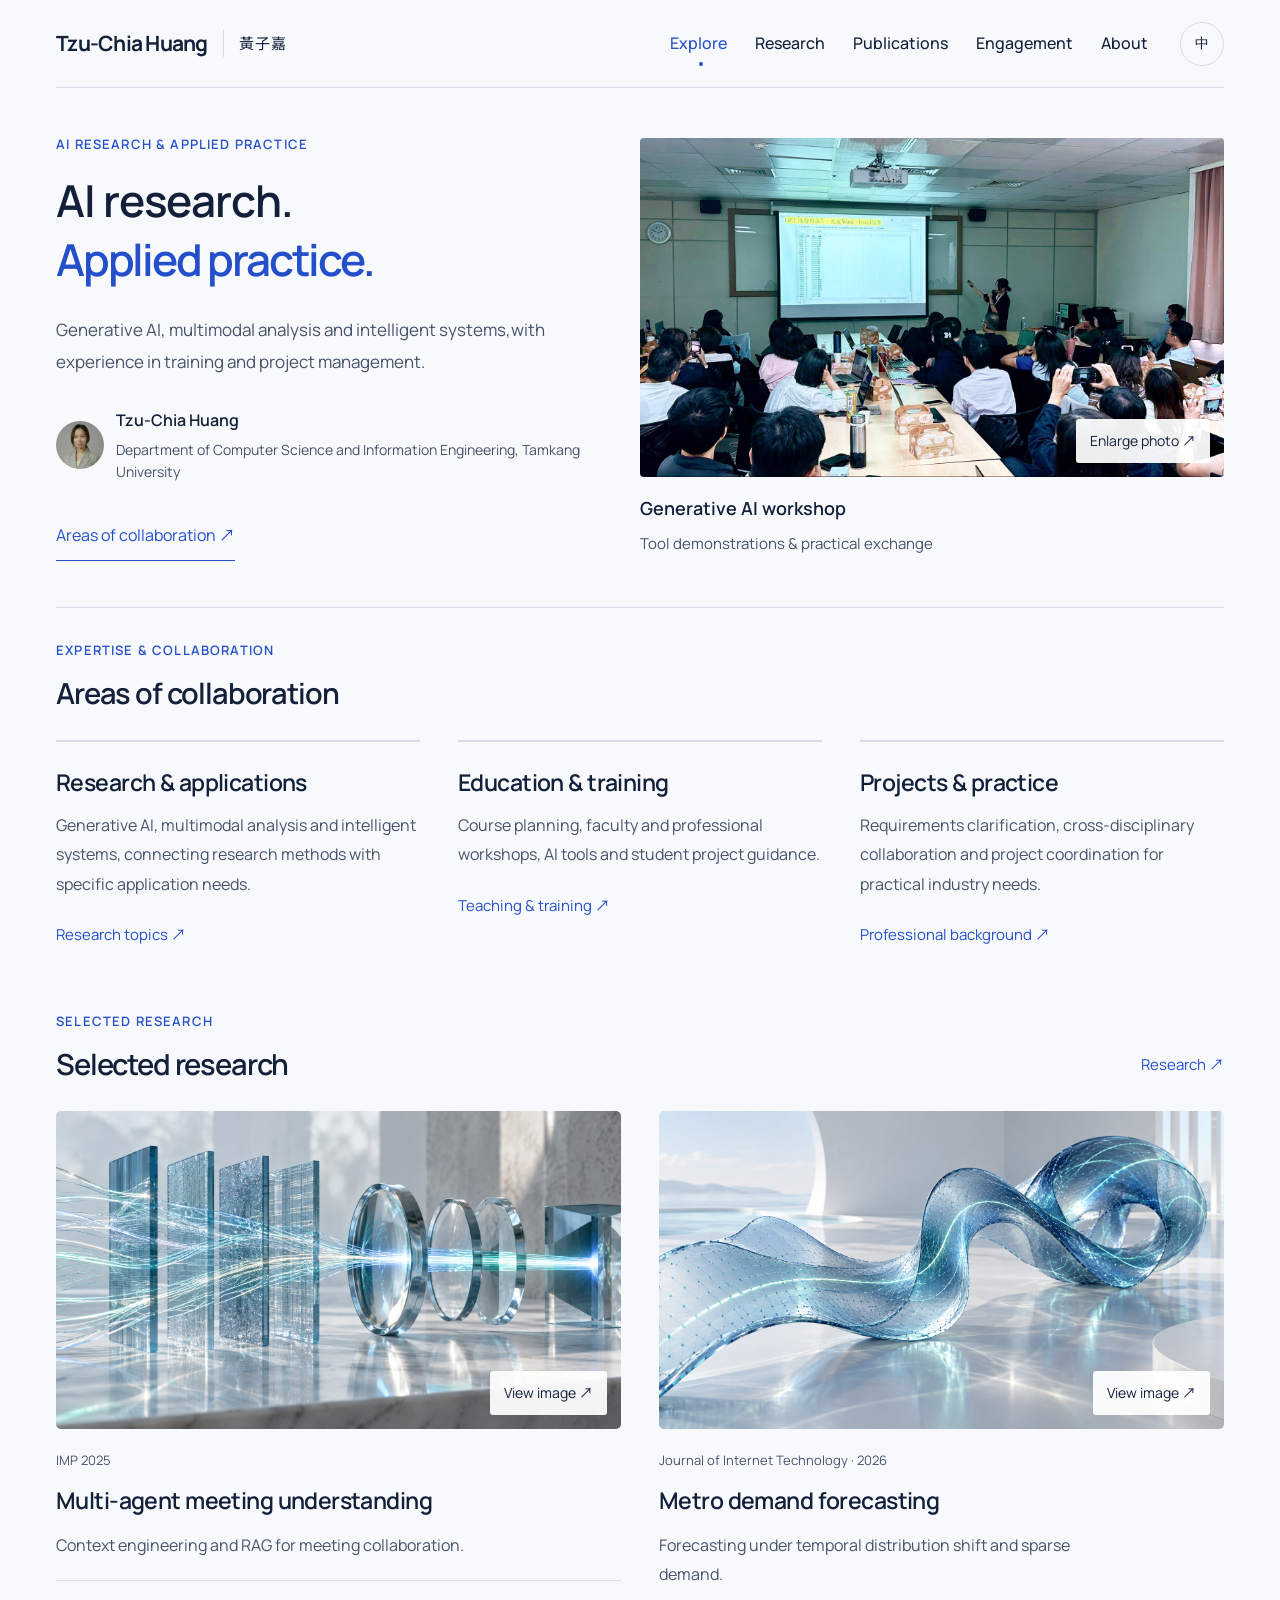
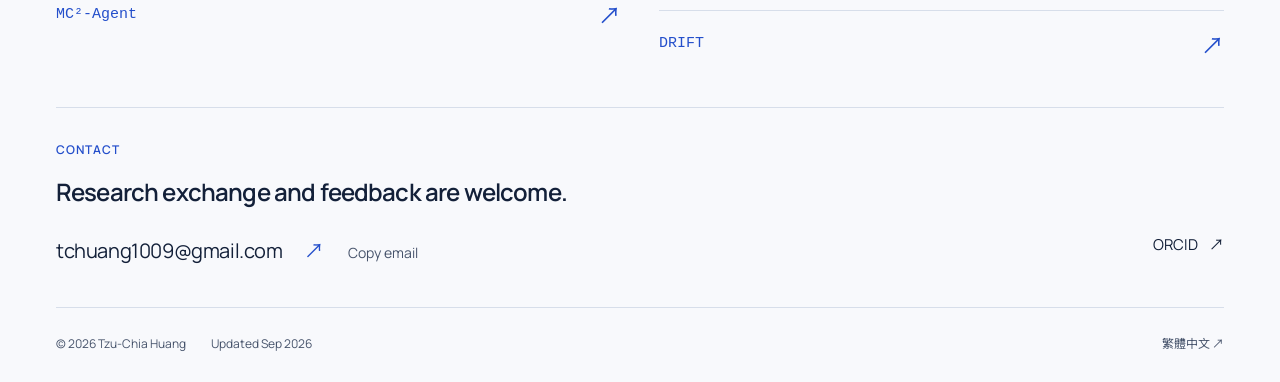
<file: academic/en/index.html>
<!doctype html><html lang="en"><head><meta charset="UTF-8"><meta name="viewport" content="width=device-width,initial-scale=1"><title>Explore — Tzu-Chia Huang 黃子嘉</title><meta name="description" content="Generative AI, multimodal analysis and intelligent systems, with experience in training and project management."><meta name="theme-color" content="#f8f9fc"><link rel="canonical" href="https://tzuchia1009.github.io/academic/en/"><link rel="alternate" hreflang="zh-Hant" href="../index.html"><meta property="og:title" content="Tzu-Chia Huang · AI research and applied practice"><meta property="og:description" content="Generative AI, multimodal analysis and intelligent systems, with experience in training and project management."><meta property="og:image" content="https://tzuchia1009.github.io/academic/assets/v4/workshop.png"><meta property="og:url" content="https://tzuchia1009.github.io/academic/en/"><link rel="icon" href="../assets/favicon.svg"><link rel="stylesheet" href="../assets/v4/site.css"><script src="../assets/v4/site.js" defer></script></head><body data-page="index" data-copied="Copied" data-copyfail="Please copy manually"><a class="skip" href="#main">Skip to content</a><header class="site-header shell"><a class="wordmark" href="index.html">Tzu-Chia Huang<span>黃子嘉</span></a><nav aria-label="Main navigation"><a href="index.html" aria-current="page">Explore</a><a href="research.html" >Research</a><a href="publications.html" >Publications</a><a href="engagement.html" >Engagement</a><a href="about.html" >About</a></nav><a class="lang" href="../index.html" lang="zh-Hant">中</a></header><main id="main"><section class="home-hero shell"><div class="hero-message"><p class="eyebrow">AI RESEARCH & APPLIED PRACTICE</p><h1>AI research.<br><span>Applied practice.</span></h1><p class="hero-intro">Generative AI, multimodal analysis and intelligent systems,<br>with experience in training and project management.</p><a class="identity" href="about.html"><img src="../assets/portrait.png" alt="Tzu-Chia Huang" width="56" height="56"><span><strong>Tzu-Chia Huang</strong><span>Department of Computer Science and Information Engineering, Tamkang University</span></span></a><a class="hero-cta" href="#expertise">Areas of collaboration ↗</a></div><figure class="hero-scene"><button class="photo-open" data-src="../assets/v4/workshop.png" data-caption="Generative AI workshop · Tool demonstrations, practical exercises and discussion" aria-label="Enlarge: generative AI workshop"><img src="../assets/v4/workshop.png" width="1768" height="926" alt="Generative AI workshop" fetchpriority="high"><span>Enlarge photo ↗</span></button><figcaption><strong>Generative AI workshop</strong><span>Tool demonstrations & practical exchange</span></figcaption></figure></section><section class="expertise shell" id="expertise"><div class="section-top"><div><p class="eyebrow">EXPERTISE & COLLABORATION</p><h2>Areas of collaboration</h2></div></div><div class="expertise-grid"><article><h3>Research & applications</h3><p>Generative AI, multimodal analysis and intelligent systems, connecting research methods with specific application needs.</p><a class="quiet-link" href="research.html">Research topics ↗</a></article><article><h3>Education & training</h3><p>Course planning, faculty and professional workshops, AI tools and student project guidance.</p><a class="quiet-link" href="engagement.html">Teaching & training ↗</a></article><article><h3>Projects & practice</h3><p>Requirements clarification, cross-disciplinary collaboration and project coordination for practical industry needs.</p><a class="quiet-link" href="about.html">Professional background ↗</a></article></div></section><section class="focus shell"><div class="section-top"><div><p class="eyebrow">SELECTED RESEARCH</p><h2>Selected research</h2></div><a class="quiet-link" href="research.html">Research ↗</a></div><div class="project-grid"><article class="project"><figure class="evidence-figure compact-figure"><button class="photo-open evidence-open" type="button" data-src="../assets/v4/context-spaces.png" data-caption="Context and multi-agent collaboration · AI-generated research concept · Context, memory and collaborative reasoning." aria-label="Enlarge: Context and multi-agent collaboration"><img src="../assets/v4/context-spaces.png" alt="Context and multi-agent collaboration" width="1200" height="660" loading="lazy"><span>View image ↗</span></button><figcaption><strong>Context and multi-agent collaboration</strong><p>AI-generated research concept · Context, memory and collaborative reasoning.</p></figcaption></figure><div class="project-text"><p class="micro">IMP 2025</p><h3><a href="research.html#agents">Multi-agent meeting understanding</a></h3><p>Context engineering and RAG for meeting collaboration.</p><a class="project-bottom" href="research.html#agents">MC²-Agent<b aria-hidden="true">↗</b></a></div></article><article class="project"><figure class="evidence-figure compact-figure"><button class="photo-open evidence-open" type="button" data-src="../assets/v4/representation-manifold.png" data-caption="Spatiotemporal representation space · AI-generated research concept · Representation spaces, time and distribution shift." aria-label="Enlarge: Spatiotemporal representation space"><img src="../assets/v4/representation-manifold.png" alt="Spatiotemporal representation space" width="1200" height="660" loading="lazy"><span>View image ↗</span></button><figcaption><strong>Spatiotemporal representation space</strong><p>AI-generated research concept · Representation spaces, time and distribution shift.</p></figcaption></figure><div class="project-text"><p class="micro">Journal of Internet Technology · 2026</p><h3><a href="research.html#systems">Metro demand forecasting</a></h3><p>Forecasting under temporal distribution shift and sparse demand.</p><a class="project-bottom" href="research.html#systems">DRIFT<b aria-hidden="true">↗</b></a></div></article></div></section><dialog class="lightbox"><button class="lightbox-close" type="button" aria-label="Close photo">×</button><figure><div class="image-scroll"><img alt=""></div><figcaption></figcaption><button type="button" class="zoom-toggle" aria-pressed="false" data-fit="Fit to window" data-zoom="Original size">Original size</button></figure></dialog></main><footer class="shell"><div class="footer-top"><div><p class="eyebrow">CONTACT</p><h2>Research exchange and feedback are welcome.</h2><a class="mail" href="mailto:tchuang1009@gmail.com">tchuang1009@gmail.com <span aria-hidden="true">↗</span></a><button class="copy-email" type="button" data-copy="tchuang1009@gmail.com">Copy email</button></div><div class="footer-social"><a href="https://orcid.org/0009-0001-7370-0046" target="_blank" rel="noopener noreferrer">ORCID <span aria-hidden="true">↗</span></a></div></div><div class="footer-bottom"><span>© 2026 Tzu-Chia Huang</span><span>Updated Sep 2026</span><a href="../index.html" lang="zh-Hant">繁體中文 ↗</a></div></footer><p class="toast" role="status" aria-live="polite"></p></body></html>
</file>
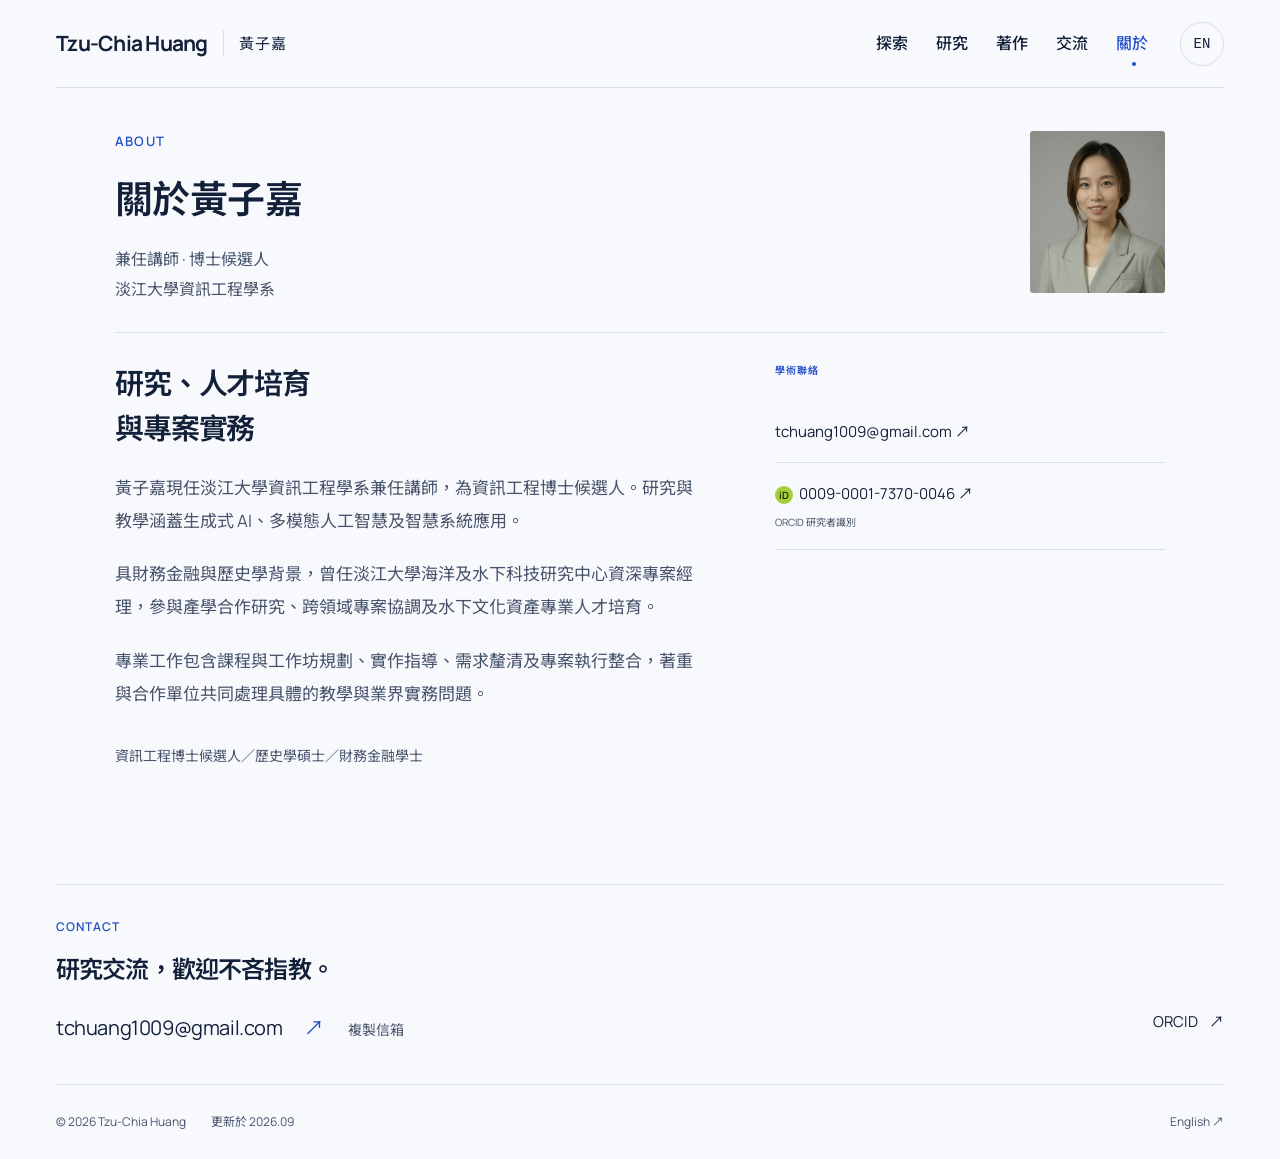
<file: academic/about.html>
<!doctype html><html lang="zh-Hant"><head><meta charset="UTF-8"><meta name="viewport" content="width=device-width,initial-scale=1"><title>關於 — Tzu-Chia Huang 黃子嘉</title><meta name="description" content="生成式 AI、多模態分析與智慧系統， 結合人才培育、專案管理與業界實務。"><meta name="theme-color" content="#f8f9fc"><link rel="canonical" href="https://tzuchia1009.github.io/academic/about.html"><link rel="alternate" hreflang="en" href="en/about.html"><meta property="og:title" content="Tzu-Chia Huang · AI research and applied practice"><meta property="og:description" content="生成式 AI、多模態分析與智慧系統， 結合人才培育、專案管理與業界實務。"><meta property="og:image" content="https://tzuchia1009.github.io/academic/assets/v4/workshop.png"><meta property="og:url" content="https://tzuchia1009.github.io/academic/about.html"><link rel="icon" href="assets/favicon.svg"><link rel="stylesheet" href="assets/v4/site.css"><script src="assets/v4/site.js" defer></script></head><body data-page="about" data-copied="已複製" data-copyfail="請手動複製"><a class="skip" href="#main">跳至內容</a><header class="site-header shell"><a class="wordmark" href="index.html">Tzu-Chia Huang<span>黃子嘉</span></a><nav aria-label="主選單"><a href="index.html" >探索</a><a href="research.html" >研究</a><a href="publications.html" >著作</a><a href="engagement.html" >交流</a><a href="about.html" aria-current="page">關於</a></nav><a class="lang" href="en/about.html" lang="en">EN</a></header><main id="main"><section class="about-page shell"><div class="about-top"><div><p class="eyebrow">ABOUT</p><h1>關於黃子嘉</h1><p>兼任講師 · 博士候選人<br>淡江大學資訊工程學系</p></div><img class="about-portrait" src="assets/portrait.png" alt="黃子嘉" width="152" height="180"></div><div class="about-content"><div><h2>研究、人才培育<br>與專案實務</h2><p>黃子嘉現任淡江大學資訊工程學系兼任講師，為資訊工程博士候選人。研究與教學涵蓋生成式 AI、多模態人工智慧及智慧系統應用。</p><p>具財務金融與歷史學背景，曾任淡江大學海洋及水下科技研究中心資深專案經理，參與產學合作研究、跨領域專案協調及水下文化資產專業人才培育。</p><p>專業工作包含課程與工作坊規劃、實作指導、需求釐清及專案執行整合，著重與合作單位共同處理具體的教學與業界實務問題。</p><p class="degree-note">資訊工程博士候選人／歷史學碩士／財務金融學士</p></div><aside><p class="eyebrow">學術聯絡</p><a href="mailto:tchuang1009@gmail.com">tchuang1009@gmail.com ↗</a><a href="https://orcid.org/0009-0001-7370-0046" target="_blank" rel="noopener noreferrer"><span class="orcid-mark">iD</span> 0009-0001-7370-0046 ↗<small>ORCID 研究者識別</small></a></aside></div></section></main><footer class="shell"><div class="footer-top"><div><p class="eyebrow">CONTACT</p><h2>研究交流，歡迎不吝指教。</h2><a class="mail" href="mailto:tchuang1009@gmail.com">tchuang1009@gmail.com <span aria-hidden="true">↗</span></a><button class="copy-email" type="button" data-copy="tchuang1009@gmail.com">複製信箱</button></div><div class="footer-social"><a href="https://orcid.org/0009-0001-7370-0046" target="_blank" rel="noopener noreferrer">ORCID <span aria-hidden="true">↗</span></a></div></div><div class="footer-bottom"><span>© 2026 Tzu-Chia Huang</span><span>更新於 2026.09</span><a href="en/about.html" lang="en">English ↗</a></div></footer><p class="toast" role="status" aria-live="polite"></p></body></html>
</file>
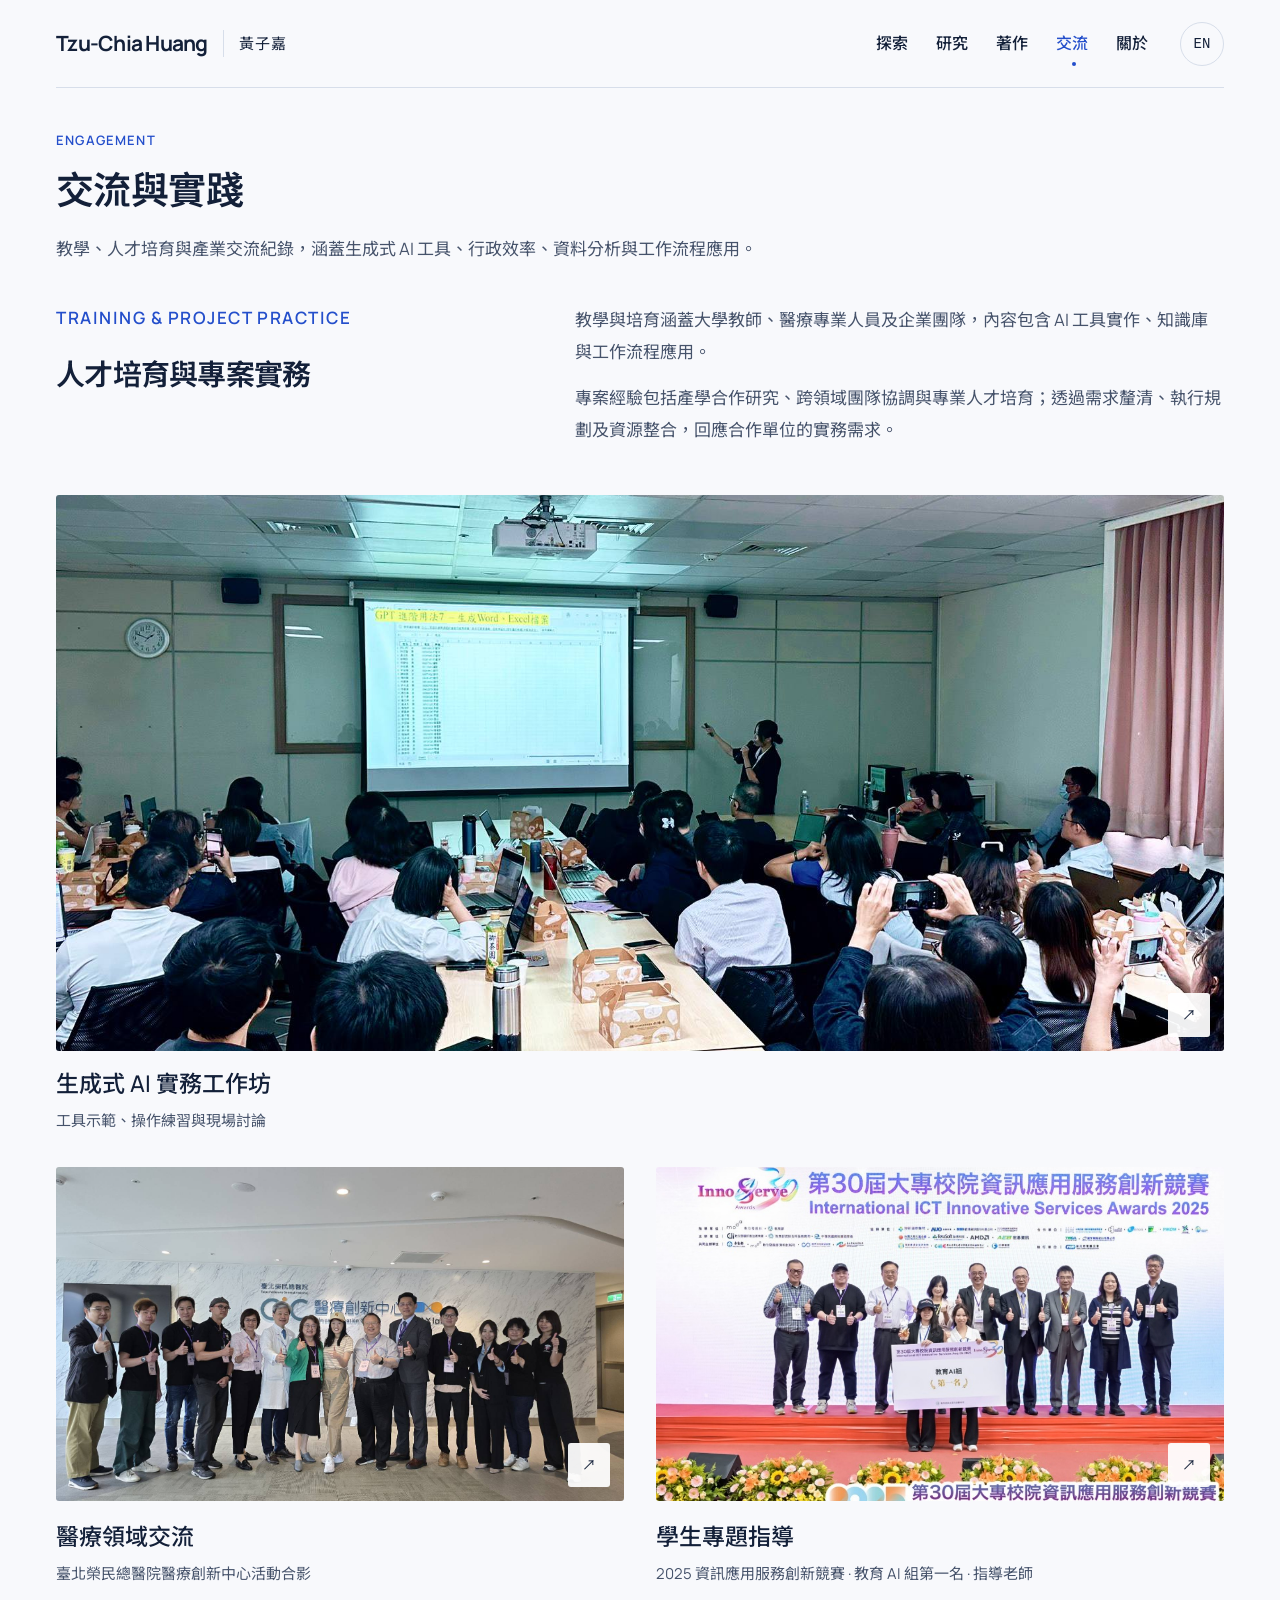
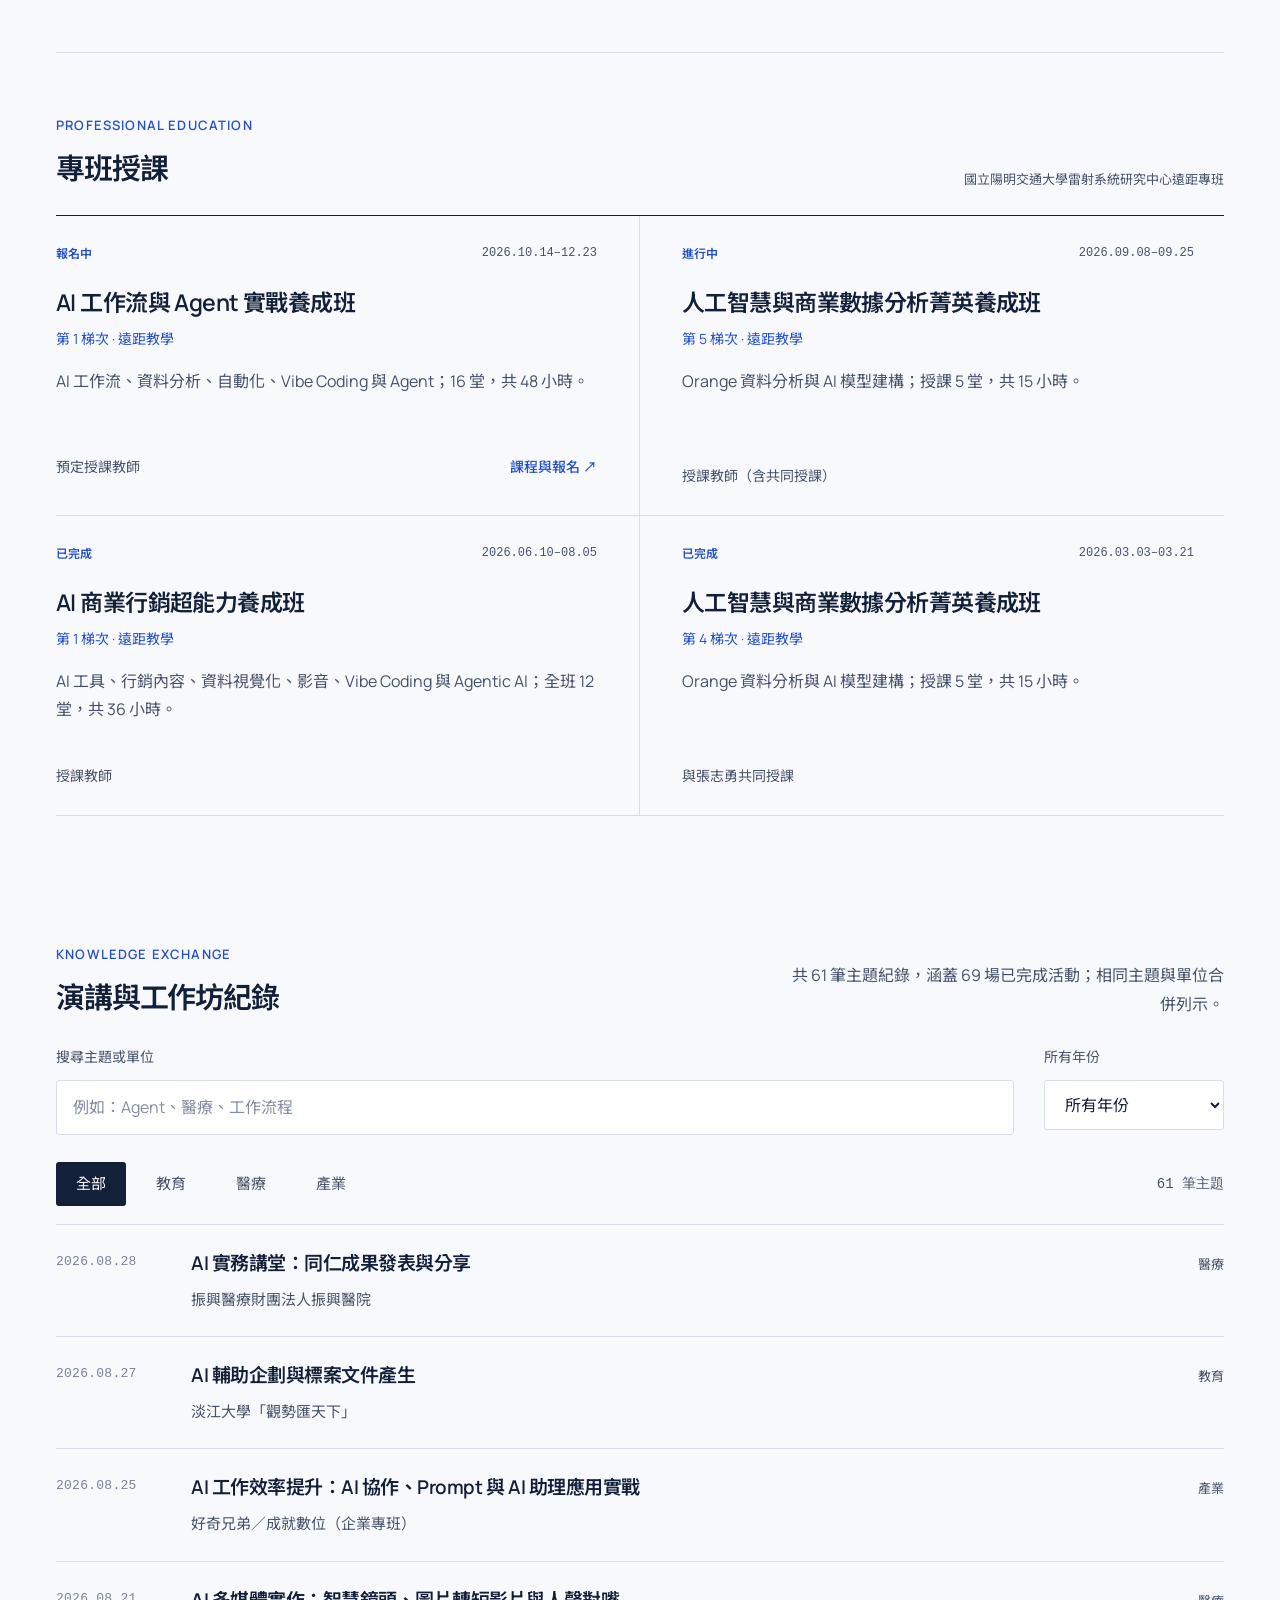
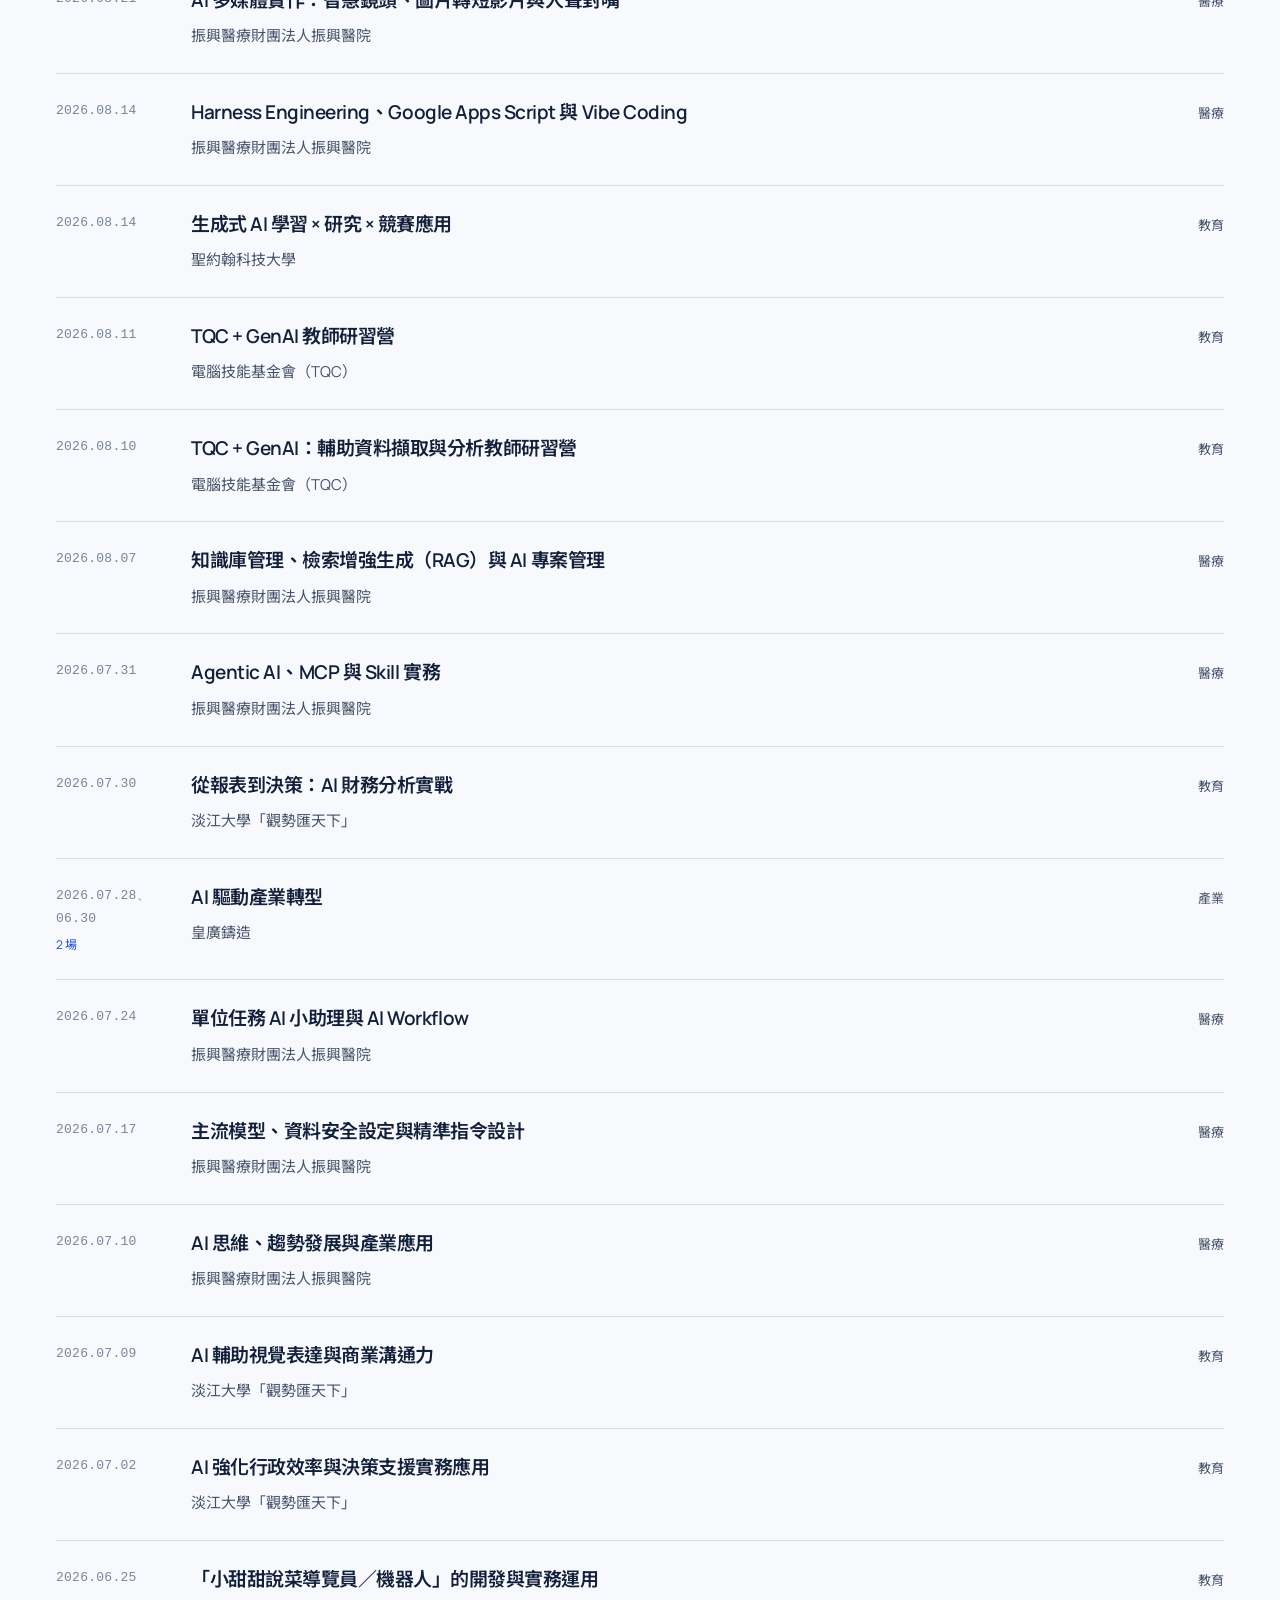
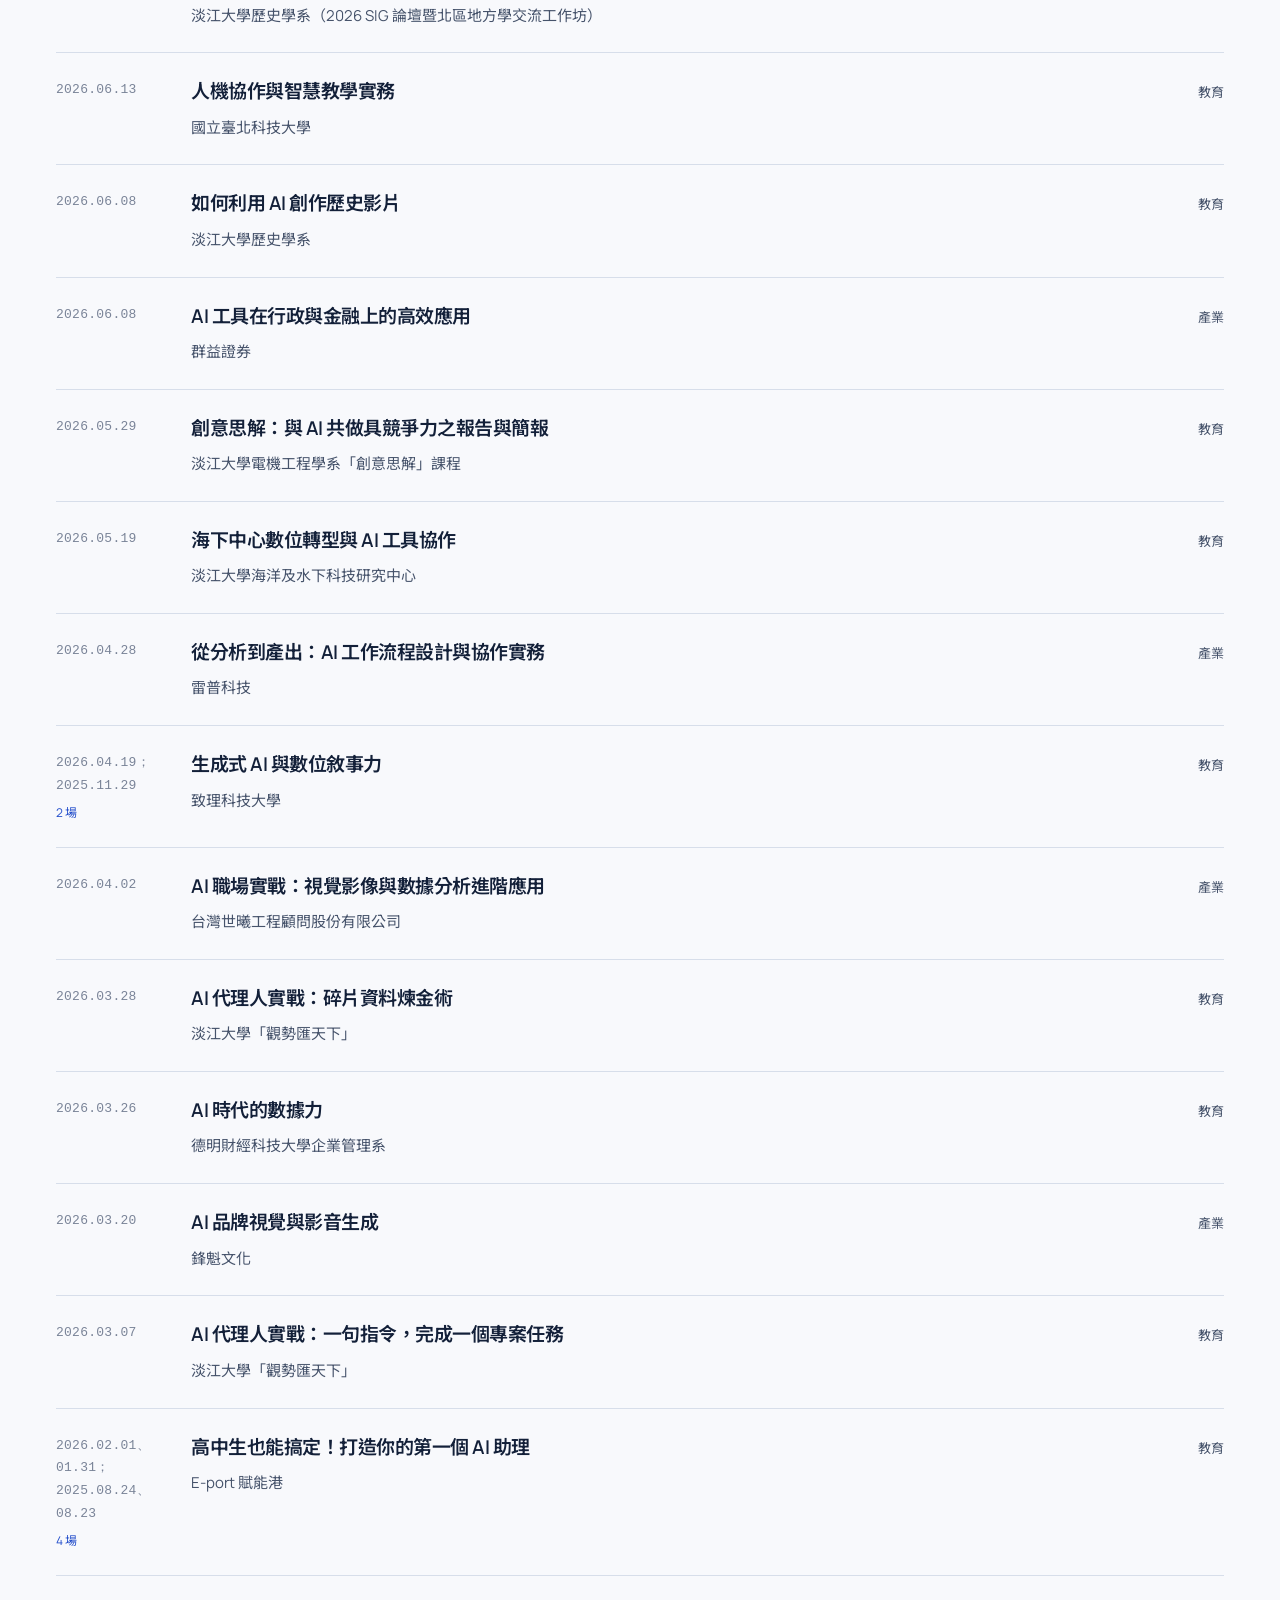
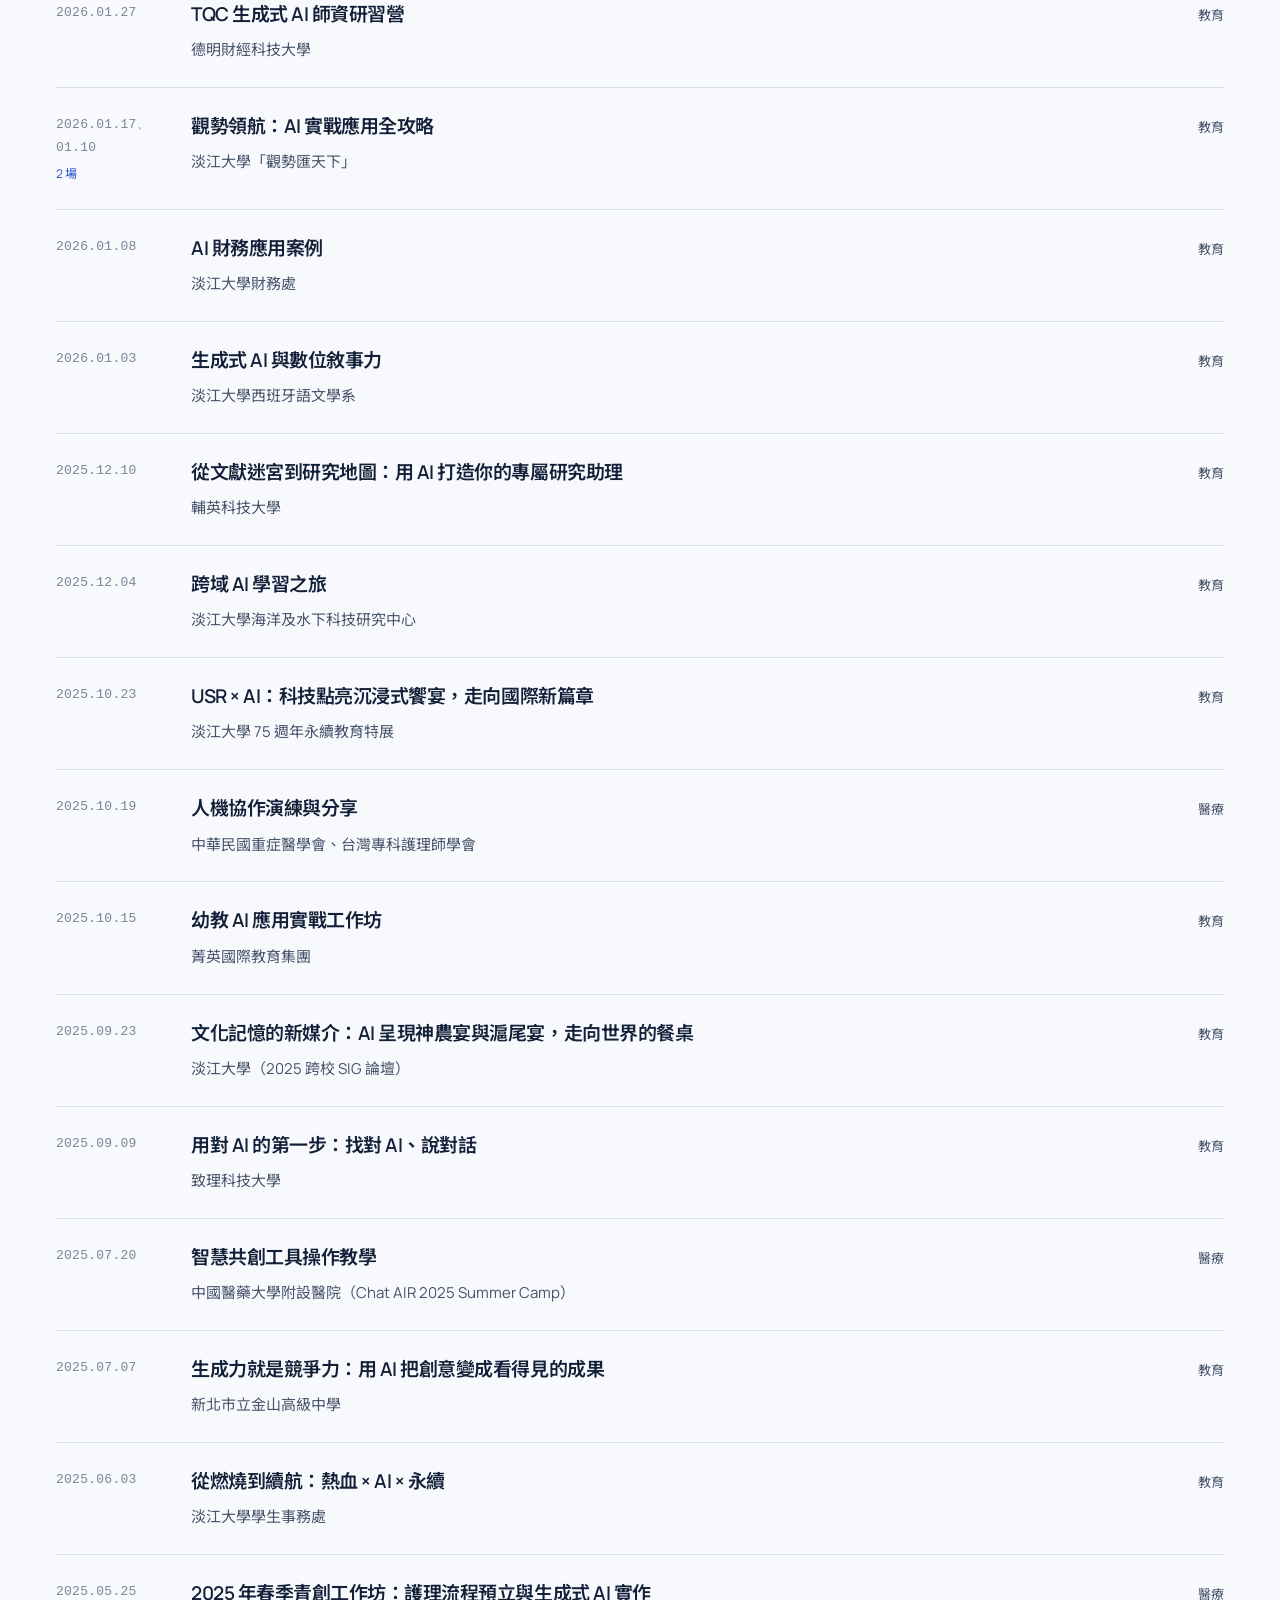
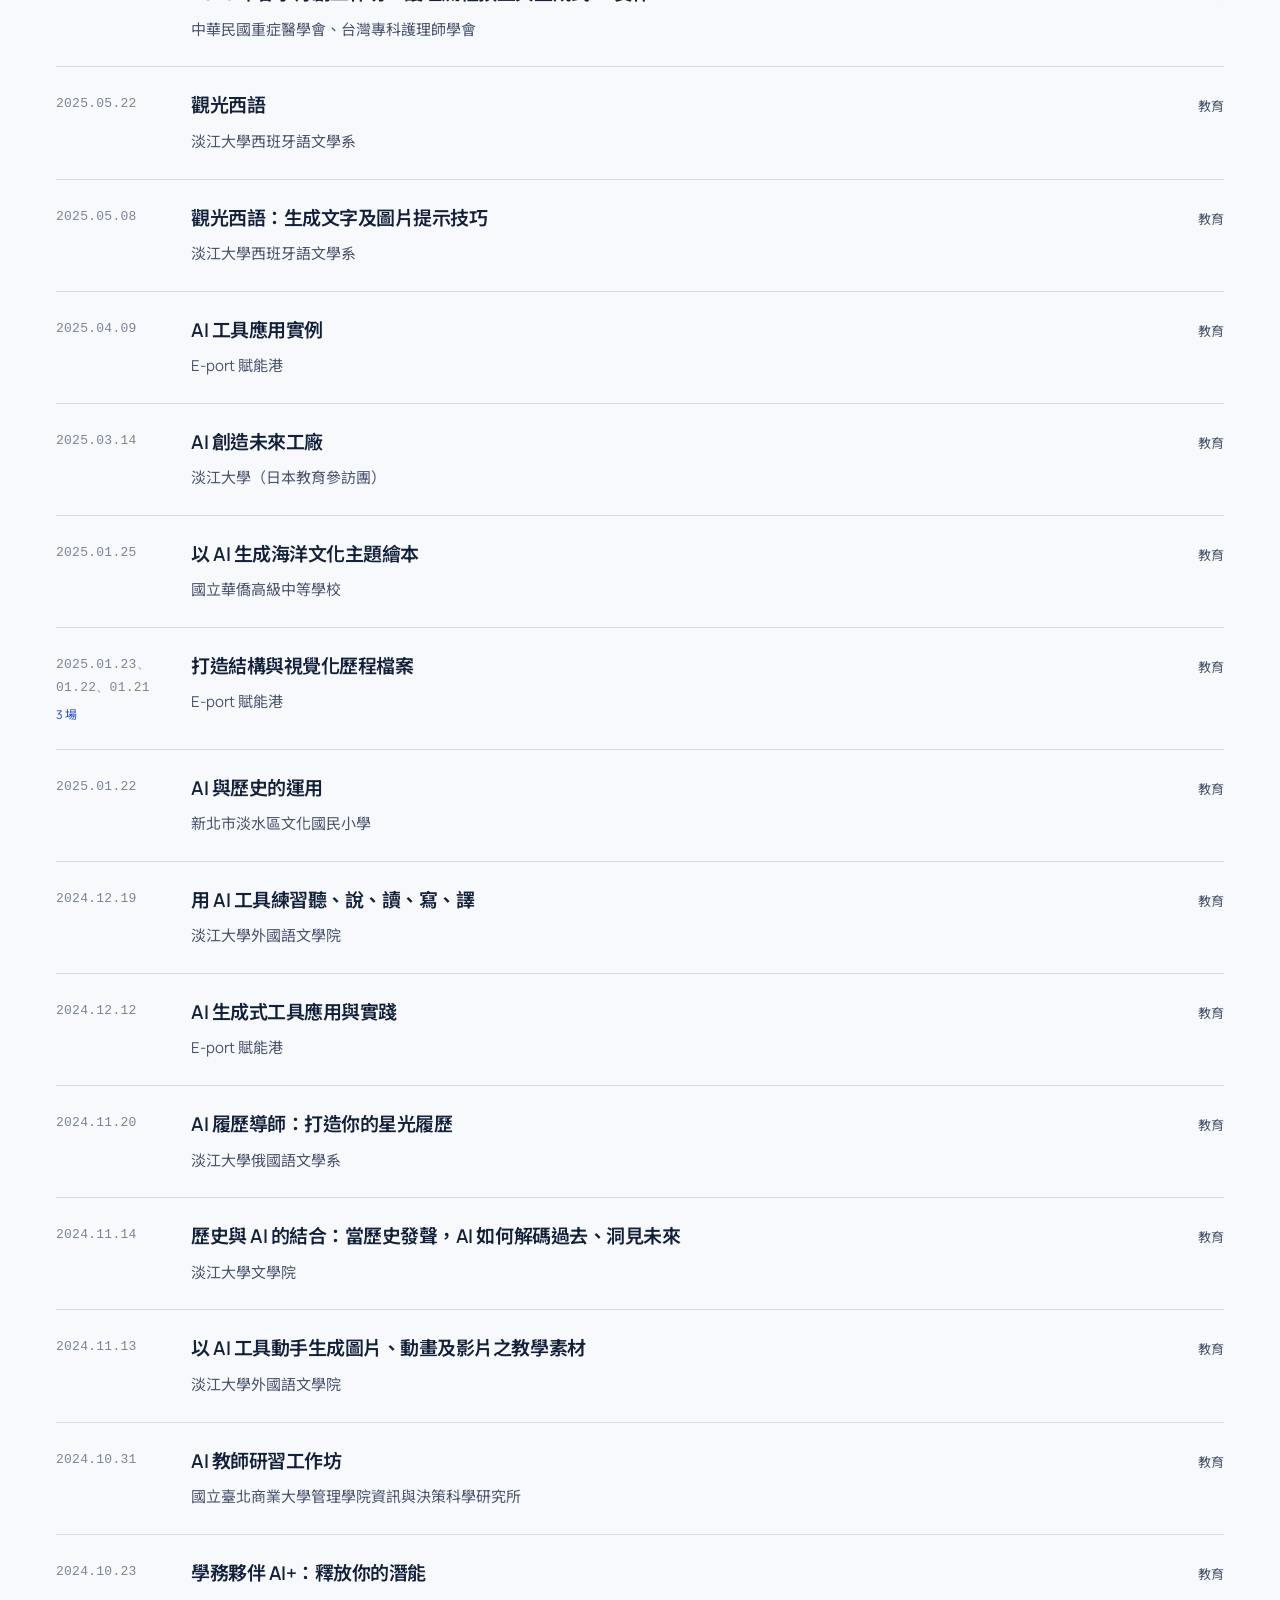
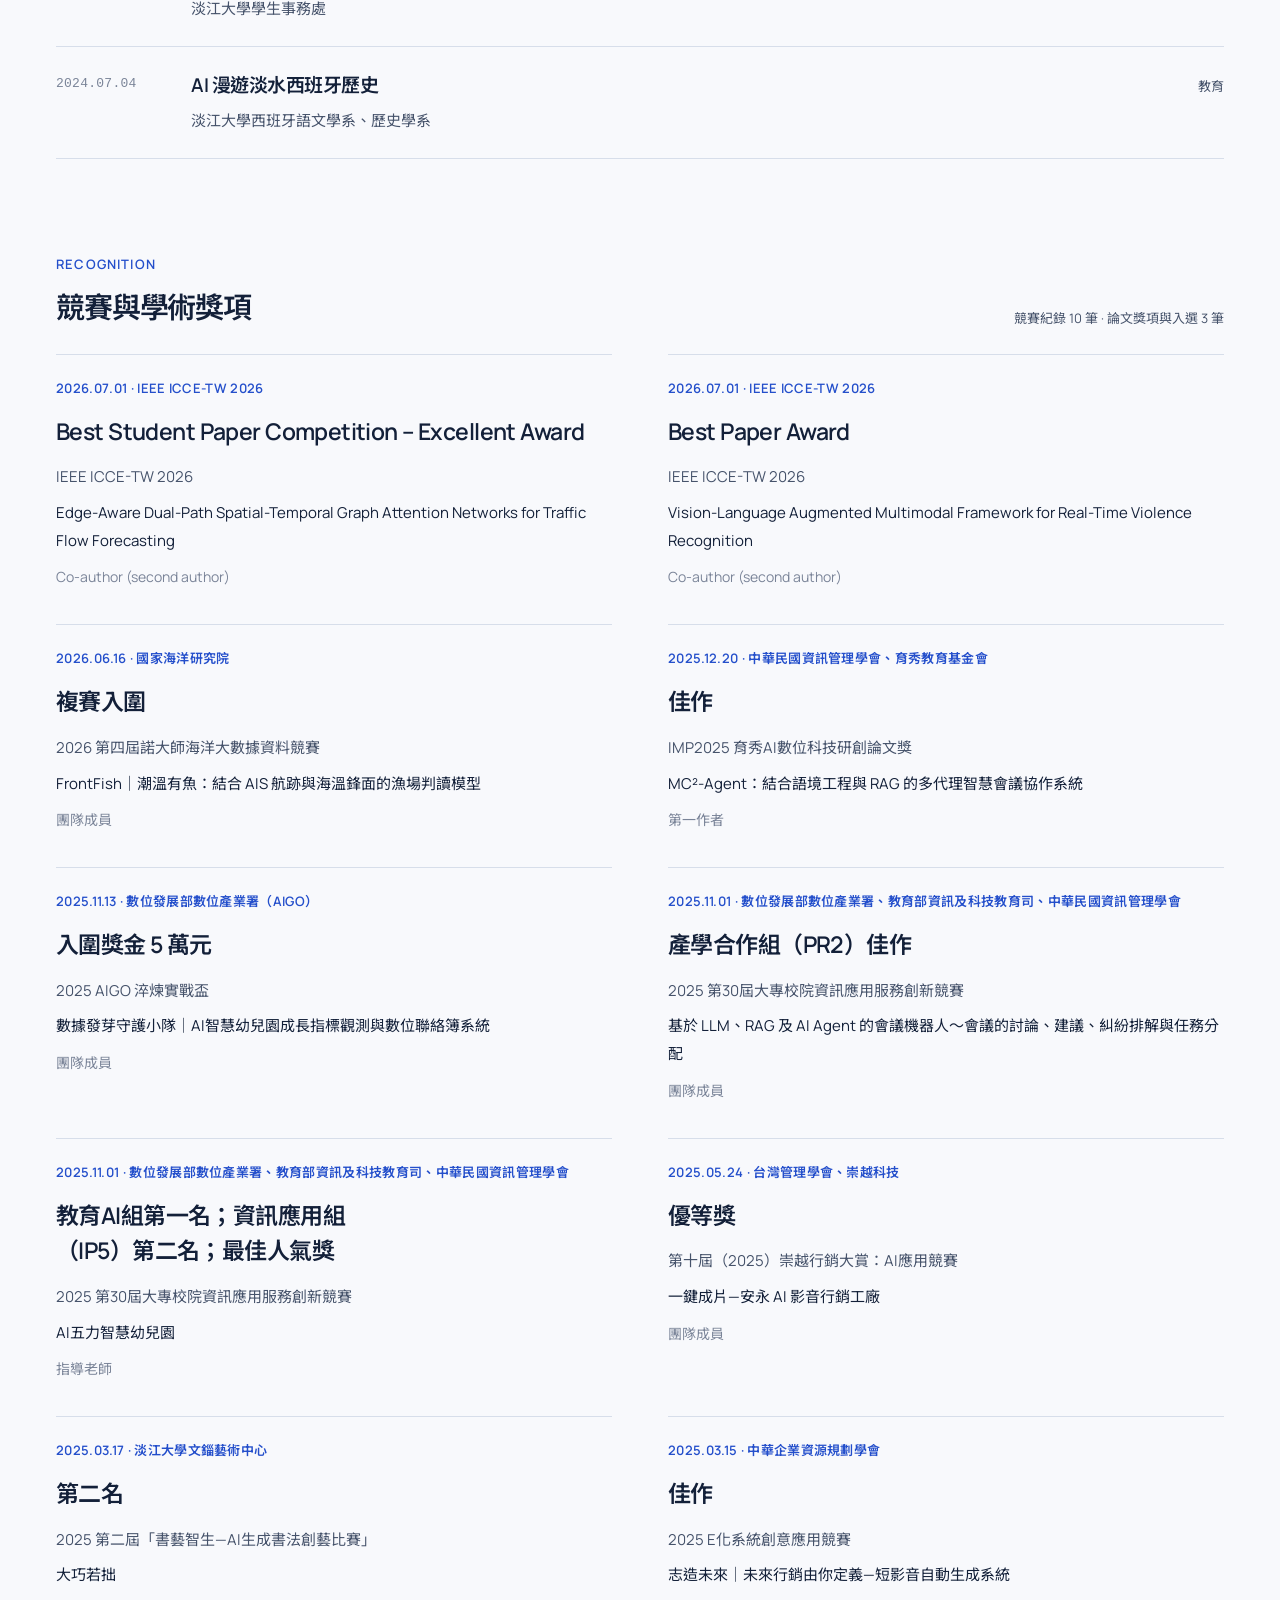
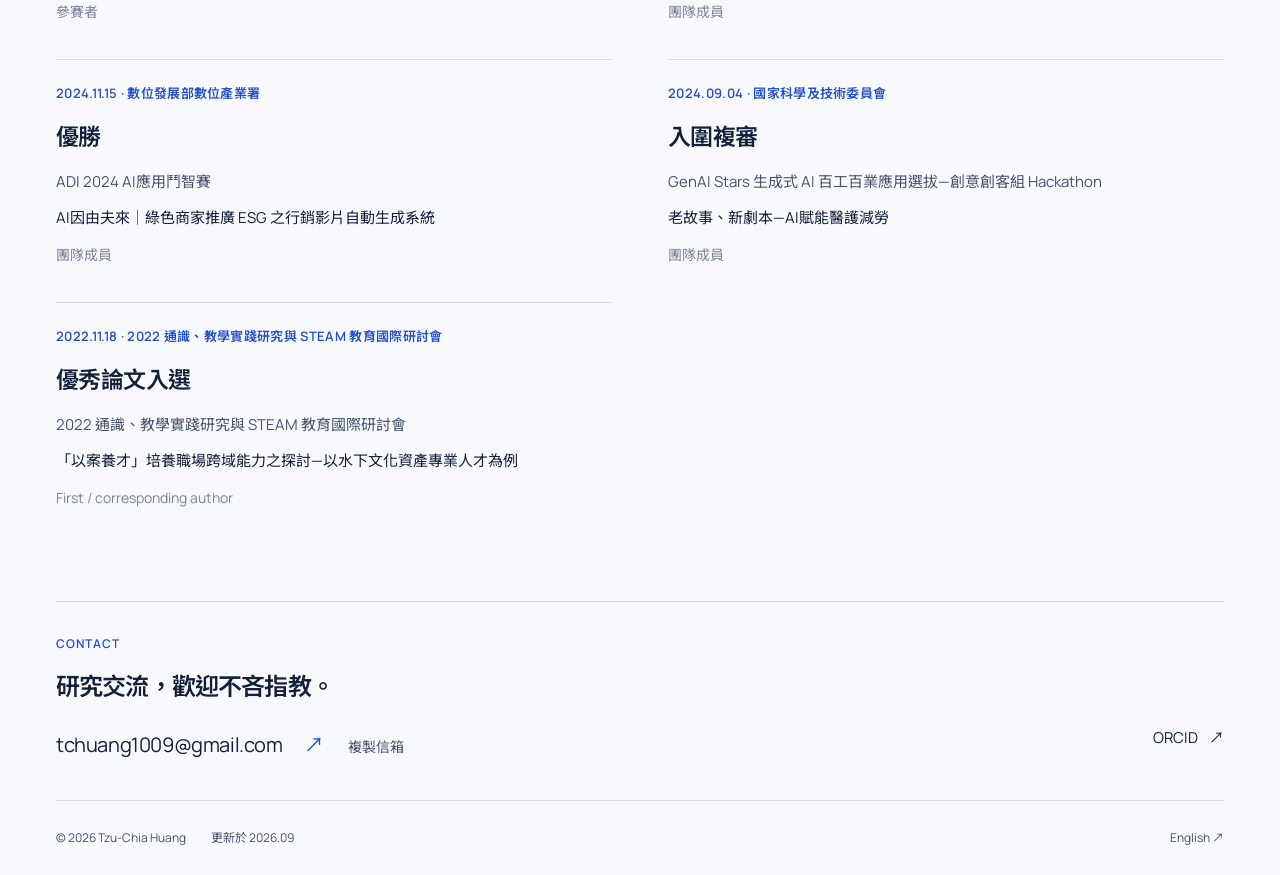
<file: academic/engagement.html>
<!doctype html><html lang="zh-Hant"><head><meta charset="UTF-8"><meta name="viewport" content="width=device-width,initial-scale=1"><title>交流 — Tzu-Chia Huang 黃子嘉</title><meta name="description" content="生成式 AI、多模態分析與智慧系統， 結合人才培育、專案管理與業界實務。"><meta name="theme-color" content="#f8f9fc"><link rel="canonical" href="https://tzuchia1009.github.io/academic/engagement.html"><link rel="alternate" hreflang="en" href="en/engagement.html"><meta property="og:title" content="Tzu-Chia Huang · AI research and applied practice"><meta property="og:description" content="生成式 AI、多模態分析與智慧系統， 結合人才培育、專案管理與業界實務。"><meta property="og:image" content="https://tzuchia1009.github.io/academic/assets/v4/workshop.png"><meta property="og:url" content="https://tzuchia1009.github.io/academic/engagement.html"><link rel="icon" href="assets/favicon.svg"><link rel="stylesheet" href="assets/v4/site.css"><script src="assets/v4/site.js" defer></script></head><body data-page="engagement" data-copied="已複製" data-copyfail="請手動複製"><a class="skip" href="#main">跳至內容</a><header class="site-header shell"><a class="wordmark" href="index.html">Tzu-Chia Huang<span>黃子嘉</span></a><nav aria-label="主選單"><a href="index.html" >探索</a><a href="research.html" >研究</a><a href="publications.html" >著作</a><a href="engagement.html" aria-current="page">交流</a><a href="about.html" >關於</a></nav><a class="lang" href="en/engagement.html" lang="en">EN</a></header><main id="main"><section class="page-intro compact shell"><p class="eyebrow">ENGAGEMENT</p><h1>交流與實踐</h1><p>教學、人才培育與產業交流紀錄，涵蓋生成式 AI 工具、行政效率、資料分析與工作流程應用。</p></section><section class="practice-note shell"><div><p class="eyebrow">TRAINING & PROJECT PRACTICE</p><h2>人才培育與專案實務</h2></div><div><p>教學與培育涵蓋大學教師、醫療專業人員及企業團隊，內容包含 AI 工具實作、知識庫與工作流程應用。</p><p>專案經驗包括產學合作研究、跨領域團隊協調與專業人才培育；透過需求釐清、執行規劃及資源整合，回應合作單位的實務需求。</p></div></section><section class="gallery shell"><figure class="gallery-item"><button class="photo-open" type="button" data-src="assets/v2/../v4/workshop.png" data-caption="生成式 AI 實務工作坊 · 工具示範、操作練習與現場討論" aria-label="檢視照片：生成式 AI 實務工作坊"><img src="assets/v2/../v4/workshop.png" alt="生成式 AI 實務工作坊" width="1200" height="800" loading="lazy"><span aria-hidden="true">↗</span></button><figcaption><strong>生成式 AI 實務工作坊</strong><p>工具示範、操作練習與現場討論</p></figcaption></figure><figure class="gallery-item"><button class="photo-open" type="button" data-src="assets/v2/../v4/medical-exchange.png" data-caption="醫療領域交流 · 臺北榮民總醫院醫療創新中心活動合影" aria-label="檢視照片：醫療領域交流"><img src="assets/v2/../v4/medical-exchange.png" alt="醫療領域交流" width="1200" height="800" loading="lazy"><span aria-hidden="true">↗</span></button><figcaption><strong>醫療領域交流</strong><p>臺北榮民總醫院醫療創新中心活動合影</p></figcaption></figure><figure class="gallery-item"><button class="photo-open" type="button" data-src="assets/v2/../v4/mentoring-award.jpeg" data-caption="學生專題指導 · 2025 資訊應用服務創新競賽 · 教育 AI 組第一名 · 指導老師" aria-label="檢視照片：學生專題指導"><img src="assets/v2/../v4/mentoring-award.jpeg" alt="學生專題指導" width="1200" height="800" loading="lazy"><span aria-hidden="true">↗</span></button><figcaption><strong>學生專題指導</strong><p>2025 資訊應用服務創新競賽 · 教育 AI 組第一名 · 指導老師</p></figcaption></figure></section><section class="cohorts shell"><div class="section-top"><div><p class="eyebrow">PROFESSIONAL EDUCATION</p><h2>專班授課</h2></div><p>國立陽明交通大學雷射系統研究中心遠距專班</p></div><div class="cohort-grid"><article class="cohort"><div class="cohort-meta"><span>報名中</span><time>2026.10.14–12.23</time></div><h3>AI 工作流與 Agent 實戰養成班</h3><p class="cohort-series">第 1 梯次 · 遠距教學</p><p>AI 工作流、資料分析、自動化、Vibe Coding 與 Agent；16 堂，共 48 小時。</p><div class="cohort-bottom"><span>預定授課教師</span><a href="https://it.stem.lasercenter.nycu.edu.tw/index.php/course/CxPJOBO0X" target="_blank" rel="noopener noreferrer">課程與報名 ↗</a></div></article><article class="cohort"><div class="cohort-meta"><span>進行中</span><time>2026.09.08–09.25</time></div><h3>人工智慧與商業數據分析菁英養成班</h3><p class="cohort-series">第 5 梯次 · 遠距教學</p><p>Orange 資料分析與 AI 模型建構；授課 5 堂，共 15 小時。</p><div class="cohort-bottom"><span>授課教師（含共同授課）</span></div></article><article class="cohort"><div class="cohort-meta"><span>已完成</span><time>2026.06.10–08.05</time></div><h3>AI 商業行銷超能力養成班</h3><p class="cohort-series">第 1 梯次 · 遠距教學</p><p>AI 工具、行銷內容、資料視覺化、影音、Vibe Coding 與 Agentic AI；全班 12 堂，共 36 小時。</p><div class="cohort-bottom"><span>授課教師</span></div></article><article class="cohort"><div class="cohort-meta"><span>已完成</span><time>2026.03.03–03.21</time></div><h3>人工智慧與商業數據分析菁英養成班</h3><p class="cohort-series">第 4 梯次 · 遠距教學</p><p>Orange 資料分析與 AI 模型建構；授課 5 堂，共 15 小時。</p><div class="cohort-bottom"><span>與張志勇共同授課</span></div></article></div></section><section class="talk-archive shell"><div class="section-top"><div><p class="eyebrow">KNOWLEDGE EXCHANGE</p><h2>演講與工作坊紀錄</h2></div><p>共 61 筆主題紀錄，涵蓋 69 場已完成活動；相同主題與單位合併列示。</p></div><div class="search-line archive-search"><label><span>搜尋主題或單位</span><input id="talk-search" type="search" autocomplete="off" placeholder="例如：Agent、醫療、工作流程"></label><label><span>所有年份</span><select id="talk-year"><option value="all">所有年份</option><option>2026</option><option>2025</option><option>2024</option></select></label></div><div class="filter-bar" data-target="talk-list"><div class="filters" role="group" aria-label="活動類型"><button type="button" data-filter="all" aria-pressed="true">全部</button><button type="button" data-filter="education" aria-pressed="false">教育</button><button type="button" data-filter="healthcare" aria-pressed="false">醫療</button><button type="button" data-filter="industry" aria-pressed="false">產業</button></div><span class="results" aria-live="polite" data-unit="筆主題"></span></div><div id="talk-list"><article class="talk" data-kind="healthcare" data-year="2026" data-sessions="1"><div class="talk-dates"><time>2026.08.28</time></div><div><h3>AI 實務講堂：同仁成果發表與分享</h3><p>振興醫療財團法人振興醫院</p></div><span class="talk-category">醫療</span></article><article class="talk" data-kind="education" data-year="2026" data-sessions="1"><div class="talk-dates"><time>2026.08.27</time></div><div><h3>AI 輔助企劃與標案文件產生</h3><p>淡江大學「觀勢匯天下」</p></div><span class="talk-category">教育</span></article><article class="talk" data-kind="industry" data-year="2026" data-sessions="1"><div class="talk-dates"><time>2026.08.25</time></div><div><h3>AI 工作效率提升：AI 協作、Prompt 與 AI 助理應用實戰</h3><p>好奇兄弟／成就數位（企業專班）</p></div><span class="talk-category">產業</span></article><article class="talk" data-kind="healthcare" data-year="2026" data-sessions="1"><div class="talk-dates"><time>2026.08.21</time></div><div><h3>AI 多媒體實作：智慧鏡頭、圖片轉短影片與人聲對嘴</h3><p>振興醫療財團法人振興醫院</p></div><span class="talk-category">醫療</span></article><article class="talk" data-kind="healthcare" data-year="2026" data-sessions="1"><div class="talk-dates"><time>2026.08.14</time></div><div><h3>Harness Engineering、Google Apps Script 與 Vibe Coding</h3><p>振興醫療財團法人振興醫院</p></div><span class="talk-category">醫療</span></article><article class="talk" data-kind="education" data-year="2026" data-sessions="1"><div class="talk-dates"><time>2026.08.14</time></div><div><h3>生成式 AI 學習 × 研究 × 競賽應用</h3><p>聖約翰科技大學</p></div><span class="talk-category">教育</span></article><article class="talk" data-kind="education" data-year="2026" data-sessions="1"><div class="talk-dates"><time>2026.08.11</time></div><div><h3>TQC + GenAI 教師研習營</h3><p>電腦技能基金會（TQC）</p></div><span class="talk-category">教育</span></article><article class="talk" data-kind="education" data-year="2026" data-sessions="1"><div class="talk-dates"><time>2026.08.10</time></div><div><h3>TQC + GenAI：輔助資料擷取與分析教師研習營</h3><p>電腦技能基金會（TQC）</p></div><span class="talk-category">教育</span></article><article class="talk" data-kind="healthcare" data-year="2026" data-sessions="1"><div class="talk-dates"><time>2026.08.07</time></div><div><h3>知識庫管理、檢索增強生成（RAG）與 AI 專案管理</h3><p>振興醫療財團法人振興醫院</p></div><span class="talk-category">醫療</span></article><article class="talk" data-kind="healthcare" data-year="2026" data-sessions="1"><div class="talk-dates"><time>2026.07.31</time></div><div><h3>Agentic AI、MCP 與 Skill 實務</h3><p>振興醫療財團法人振興醫院</p></div><span class="talk-category">醫療</span></article><article class="talk" data-kind="education" data-year="2026" data-sessions="1"><div class="talk-dates"><time>2026.07.30</time></div><div><h3>從報表到決策：AI 財務分析實戰</h3><p>淡江大學「觀勢匯天下」</p></div><span class="talk-category">教育</span></article><article class="talk" data-kind="industry" data-year="2026" data-sessions="2"><div class="talk-dates"><time>2026.07.28、06.30</time><span>2 場</span></div><div><h3>AI 驅動產業轉型</h3><p>皇廣鑄造</p></div><span class="talk-category">產業</span></article><article class="talk" data-kind="healthcare" data-year="2026" data-sessions="1"><div class="talk-dates"><time>2026.07.24</time></div><div><h3>單位任務 AI 小助理與 AI Workflow</h3><p>振興醫療財團法人振興醫院</p></div><span class="talk-category">醫療</span></article><article class="talk" data-kind="healthcare" data-year="2026" data-sessions="1"><div class="talk-dates"><time>2026.07.17</time></div><div><h3>主流模型、資料安全設定與精準指令設計</h3><p>振興醫療財團法人振興醫院</p></div><span class="talk-category">醫療</span></article><article class="talk" data-kind="healthcare" data-year="2026" data-sessions="1"><div class="talk-dates"><time>2026.07.10</time></div><div><h3>AI 思維、趨勢發展與產業應用</h3><p>振興醫療財團法人振興醫院</p></div><span class="talk-category">醫療</span></article><article class="talk" data-kind="education" data-year="2026" data-sessions="1"><div class="talk-dates"><time>2026.07.09</time></div><div><h3>AI 輔助視覺表達與商業溝通力</h3><p>淡江大學「觀勢匯天下」</p></div><span class="talk-category">教育</span></article><article class="talk" data-kind="education" data-year="2026" data-sessions="1"><div class="talk-dates"><time>2026.07.02</time></div><div><h3>AI 強化行政效率與決策支援實務應用</h3><p>淡江大學「觀勢匯天下」</p></div><span class="talk-category">教育</span></article><article class="talk" data-kind="education" data-year="2026" data-sessions="1"><div class="talk-dates"><time>2026.06.25</time></div><div><h3>「小甜甜說菜導覽員／機器人」的開發與實務運用</h3><p>淡江大學歷史學系（2026 SIG 論壇暨北區地方學交流工作坊）</p></div><span class="talk-category">教育</span></article><article class="talk" data-kind="education" data-year="2026" data-sessions="1"><div class="talk-dates"><time>2026.06.13</time></div><div><h3>人機協作與智慧教學實務</h3><p>國立臺北科技大學</p></div><span class="talk-category">教育</span></article><article class="talk" data-kind="education" data-year="2026" data-sessions="1"><div class="talk-dates"><time>2026.06.08</time></div><div><h3>如何利用 AI 創作歷史影片</h3><p>淡江大學歷史學系</p></div><span class="talk-category">教育</span></article><article class="talk" data-kind="industry" data-year="2026" data-sessions="1"><div class="talk-dates"><time>2026.06.08</time></div><div><h3>AI 工具在行政與金融上的高效應用</h3><p>群益證券</p></div><span class="talk-category">產業</span></article><article class="talk" data-kind="education" data-year="2026" data-sessions="1"><div class="talk-dates"><time>2026.05.29</time></div><div><h3>創意思解：與 AI 共做具競爭力之報告與簡報</h3><p>淡江大學電機工程學系「創意思解」課程</p></div><span class="talk-category">教育</span></article><article class="talk" data-kind="education" data-year="2026" data-sessions="1"><div class="talk-dates"><time>2026.05.19</time></div><div><h3>海下中心數位轉型與 AI 工具協作</h3><p>淡江大學海洋及水下科技研究中心</p></div><span class="talk-category">教育</span></article><article class="talk" data-kind="industry" data-year="2026" data-sessions="1"><div class="talk-dates"><time>2026.04.28</time></div><div><h3>從分析到產出：AI 工作流程設計與協作實務</h3><p>雷普科技</p></div><span class="talk-category">產業</span></article><article class="talk" data-kind="education" data-year="2026 2025" data-sessions="2"><div class="talk-dates"><time>2026.04.19；2025.11.29</time><span>2 場</span></div><div><h3>生成式 AI 與數位敘事力</h3><p>致理科技大學</p></div><span class="talk-category">教育</span></article><article class="talk" data-kind="industry" data-year="2026" data-sessions="1"><div class="talk-dates"><time>2026.04.02</time></div><div><h3>AI 職場實戰：視覺影像與數據分析進階應用</h3><p>台灣世曦工程顧問股份有限公司</p></div><span class="talk-category">產業</span></article><article class="talk" data-kind="education" data-year="2026" data-sessions="1"><div class="talk-dates"><time>2026.03.28</time></div><div><h3>AI 代理人實戰：碎片資料煉金術</h3><p>淡江大學「觀勢匯天下」</p></div><span class="talk-category">教育</span></article><article class="talk" data-kind="education" data-year="2026" data-sessions="1"><div class="talk-dates"><time>2026.03.26</time></div><div><h3>AI 時代的數據力</h3><p>德明財經科技大學企業管理系</p></div><span class="talk-category">教育</span></article><article class="talk" data-kind="industry" data-year="2026" data-sessions="1"><div class="talk-dates"><time>2026.03.20</time></div><div><h3>AI 品牌視覺與影音生成</h3><p>鋒魁文化</p></div><span class="talk-category">產業</span></article><article class="talk" data-kind="education" data-year="2026" data-sessions="1"><div class="talk-dates"><time>2026.03.07</time></div><div><h3>AI 代理人實戰：一句指令，完成一個專案任務</h3><p>淡江大學「觀勢匯天下」</p></div><span class="talk-category">教育</span></article><article class="talk" data-kind="education" data-year="2026 2025" data-sessions="4"><div class="talk-dates"><time>2026.02.01、01.31；2025.08.24、08.23</time><span>4 場</span></div><div><h3>高中生也能搞定！打造你的第一個 AI 助理</h3><p>E-port 賦能港</p></div><span class="talk-category">教育</span></article><article class="talk" data-kind="education" data-year="2026" data-sessions="1"><div class="talk-dates"><time>2026.01.27</time></div><div><h3>TQC 生成式 AI 師資研習營</h3><p>德明財經科技大學</p></div><span class="talk-category">教育</span></article><article class="talk" data-kind="education" data-year="2026" data-sessions="2"><div class="talk-dates"><time>2026.01.17、01.10</time><span>2 場</span></div><div><h3>觀勢領航：AI 實戰應用全攻略</h3><p>淡江大學「觀勢匯天下」</p></div><span class="talk-category">教育</span></article><article class="talk" data-kind="education" data-year="2026" data-sessions="1"><div class="talk-dates"><time>2026.01.08</time></div><div><h3>AI 財務應用案例</h3><p>淡江大學財務處</p></div><span class="talk-category">教育</span></article><article class="talk" data-kind="education" data-year="2026" data-sessions="1"><div class="talk-dates"><time>2026.01.03</time></div><div><h3>生成式 AI 與數位敘事力</h3><p>淡江大學西班牙語文學系</p></div><span class="talk-category">教育</span></article><article class="talk" data-kind="education" data-year="2025" data-sessions="1"><div class="talk-dates"><time>2025.12.10</time></div><div><h3>從文獻迷宮到研究地圖：用 AI 打造你的專屬研究助理</h3><p>輔英科技大學</p></div><span class="talk-category">教育</span></article><article class="talk" data-kind="education" data-year="2025" data-sessions="1"><div class="talk-dates"><time>2025.12.04</time></div><div><h3>跨域 AI 學習之旅</h3><p>淡江大學海洋及水下科技研究中心</p></div><span class="talk-category">教育</span></article><article class="talk" data-kind="education" data-year="2025" data-sessions="1"><div class="talk-dates"><time>2025.10.23</time></div><div><h3>USR × AI：科技點亮沉浸式饗宴，走向國際新篇章</h3><p>淡江大學 75 週年永續教育特展</p></div><span class="talk-category">教育</span></article><article class="talk" data-kind="healthcare" data-year="2025" data-sessions="1"><div class="talk-dates"><time>2025.10.19</time></div><div><h3>人機協作演練與分享</h3><p>中華民國重症醫學會、台灣專科護理師學會</p></div><span class="talk-category">醫療</span></article><article class="talk" data-kind="education" data-year="2025" data-sessions="1"><div class="talk-dates"><time>2025.10.15</time></div><div><h3>幼教 AI 應用實戰工作坊</h3><p>菁英國際教育集團</p></div><span class="talk-category">教育</span></article><article class="talk" data-kind="education" data-year="2025" data-sessions="1"><div class="talk-dates"><time>2025.09.23</time></div><div><h3>文化記憶的新媒介：AI 呈現神農宴與滬尾宴，走向世界的餐桌</h3><p>淡江大學（2025 跨校 SIG 論壇）</p></div><span class="talk-category">教育</span></article><article class="talk" data-kind="education" data-year="2025" data-sessions="1"><div class="talk-dates"><time>2025.09.09</time></div><div><h3>用對 AI 的第一步：找對 AI、說對話</h3><p>致理科技大學</p></div><span class="talk-category">教育</span></article><article class="talk" data-kind="healthcare" data-year="2025" data-sessions="1"><div class="talk-dates"><time>2025.07.20</time></div><div><h3>智慧共創工具操作教學</h3><p>中國醫藥大學附設醫院（Chat AIR 2025 Summer Camp）</p></div><span class="talk-category">醫療</span></article><article class="talk" data-kind="education" data-year="2025" data-sessions="1"><div class="talk-dates"><time>2025.07.07</time></div><div><h3>生成力就是競爭力：用 AI 把創意變成看得見的成果</h3><p>新北市立金山高級中學</p></div><span class="talk-category">教育</span></article><article class="talk" data-kind="education" data-year="2025" data-sessions="1"><div class="talk-dates"><time>2025.06.03</time></div><div><h3>從燃燒到續航：熱血 × AI × 永續</h3><p>淡江大學學生事務處</p></div><span class="talk-category">教育</span></article><article class="talk" data-kind="healthcare" data-year="2025" data-sessions="1"><div class="talk-dates"><time>2025.05.25</time></div><div><h3>2025 年春季青創工作坊：護理流程預立與生成式 AI 實作</h3><p>中華民國重症醫學會、台灣專科護理師學會</p></div><span class="talk-category">醫療</span></article><article class="talk" data-kind="education" data-year="2025" data-sessions="1"><div class="talk-dates"><time>2025.05.22</time></div><div><h3>觀光西語</h3><p>淡江大學西班牙語文學系</p></div><span class="talk-category">教育</span></article><article class="talk" data-kind="education" data-year="2025" data-sessions="1"><div class="talk-dates"><time>2025.05.08</time></div><div><h3>觀光西語：生成文字及圖片提示技巧</h3><p>淡江大學西班牙語文學系</p></div><span class="talk-category">教育</span></article><article class="talk" data-kind="education" data-year="2025" data-sessions="1"><div class="talk-dates"><time>2025.04.09</time></div><div><h3>AI 工具應用實例</h3><p>E-port 賦能港</p></div><span class="talk-category">教育</span></article><article class="talk" data-kind="education" data-year="2025" data-sessions="1"><div class="talk-dates"><time>2025.03.14</time></div><div><h3>AI 創造未來工廠</h3><p>淡江大學（日本教育參訪團）</p></div><span class="talk-category">教育</span></article><article class="talk" data-kind="education" data-year="2025" data-sessions="1"><div class="talk-dates"><time>2025.01.25</time></div><div><h3>以 AI 生成海洋文化主題繪本</h3><p>國立華僑高級中等學校</p></div><span class="talk-category">教育</span></article><article class="talk" data-kind="education" data-year="2025" data-sessions="3"><div class="talk-dates"><time>2025.01.23、01.22、01.21</time><span>3 場</span></div><div><h3>打造結構與視覺化歷程檔案</h3><p>E-port 賦能港</p></div><span class="talk-category">教育</span></article><article class="talk" data-kind="education" data-year="2025" data-sessions="1"><div class="talk-dates"><time>2025.01.22</time></div><div><h3>AI 與歷史的運用</h3><p>新北市淡水區文化國民小學</p></div><span class="talk-category">教育</span></article><article class="talk" data-kind="education" data-year="2024" data-sessions="1"><div class="talk-dates"><time>2024.12.19</time></div><div><h3>用 AI 工具練習聽、說、讀、寫、譯</h3><p>淡江大學外國語文學院</p></div><span class="talk-category">教育</span></article><article class="talk" data-kind="education" data-year="2024" data-sessions="1"><div class="talk-dates"><time>2024.12.12</time></div><div><h3>AI 生成式工具應用與實踐</h3><p>E-port 賦能港</p></div><span class="talk-category">教育</span></article><article class="talk" data-kind="education" data-year="2024" data-sessions="1"><div class="talk-dates"><time>2024.11.20</time></div><div><h3>AI 履歷導師：打造你的星光履歷</h3><p>淡江大學俄國語文學系</p></div><span class="talk-category">教育</span></article><article class="talk" data-kind="education" data-year="2024" data-sessions="1"><div class="talk-dates"><time>2024.11.14</time></div><div><h3>歷史與 AI 的結合：當歷史發聲，AI 如何解碼過去、洞見未來</h3><p>淡江大學文學院</p></div><span class="talk-category">教育</span></article><article class="talk" data-kind="education" data-year="2024" data-sessions="1"><div class="talk-dates"><time>2024.11.13</time></div><div><h3>以 AI 工具動手生成圖片、動畫及影片之教學素材</h3><p>淡江大學外國語文學院</p></div><span class="talk-category">教育</span></article><article class="talk" data-kind="education" data-year="2024" data-sessions="1"><div class="talk-dates"><time>2024.10.31</time></div><div><h3>AI 教師研習工作坊</h3><p>國立臺北商業大學管理學院資訊與決策科學研究所</p></div><span class="talk-category">教育</span></article><article class="talk" data-kind="education" data-year="2024" data-sessions="1"><div class="talk-dates"><time>2024.10.23</time></div><div><h3>學務夥伴 AI+：釋放你的潛能</h3><p>淡江大學學生事務處</p></div><span class="talk-category">教育</span></article><article class="talk" data-kind="education" data-year="2024" data-sessions="1"><div class="talk-dates"><time>2024.07.04</time></div><div><h3>AI 漫遊淡水西班牙歷史</h3><p>淡江大學西班牙語文學系、歷史學系</p></div><span class="talk-category">教育</span></article></div><div class="empty" hidden><p>沒有符合條件的紀錄，請調整關鍵字或篩選。</p><button type="button" id="clear-talk-filters">清除篩選</button></div></section><section class="recognition shell"><div class="section-top"><div><p class="eyebrow">RECOGNITION</p><h2>競賽與學術獎項</h2></div><p>競賽紀錄 10 筆 · 論文獎項與入選 3 筆</p></div><div class="awards"><article class="award"><div class="eyebrow">2026.07.01 · IEEE ICCE-TW 2026</div><h3>Best Student Paper Competition – Excellent Award</h3><p>IEEE ICCE-TW 2026</p><p class="award-work">Edge-Aware Dual-Path Spatial-Temporal Graph Attention Networks for Traffic Flow Forecasting</p><span>Co-author (second author)</span></article><article class="award"><div class="eyebrow">2026.07.01 · IEEE ICCE-TW 2026</div><h3>Best Paper Award</h3><p>IEEE ICCE-TW 2026</p><p class="award-work">Vision-Language Augmented Multimodal Framework for Real-Time Violence Recognition</p><span>Co-author (second author)</span></article><article class="award"><div class="eyebrow">2026.06.16 · 國家海洋研究院</div><h3>複賽入圍</h3><p>2026 第四屆諾大師海洋大數據資料競賽</p><p class="award-work">FrontFish｜潮溫有魚：結合 AIS 航跡與海溫鋒面的漁場判讀模型</p><span>團隊成員</span></article><article class="award"><div class="eyebrow">2025.12.20 · 中華民國資訊管理學會、育秀教育基金會</div><h3>佳作</h3><p>IMP2025 育秀AI數位科技研創論文獎</p><p class="award-work">MC²-Agent：結合語境工程與 RAG 的多代理智慧會議協作系統</p><span>第一作者</span></article><article class="award"><div class="eyebrow">2025.11.13 · 數位發展部數位產業署（AIGO）</div><h3>入圍獎金 5 萬元</h3><p>2025 AIGO 淬煉實戰盃</p><p class="award-work">數據發芽守護小隊｜AI智慧幼兒園成長指標觀測與數位聯絡簿系統</p><span>團隊成員</span></article><article class="award"><div class="eyebrow">2025.11.01 · 數位發展部數位產業署、教育部資訊及科技教育司、中華民國資訊管理學會</div><h3>產學合作組（PR2）佳作</h3><p>2025 第30屆大專校院資訊應用服務創新競賽</p><p class="award-work">基於 LLM、RAG 及 AI Agent 的會議機器人～會議的討論、建議、糾紛排解與任務分配</p><span>團隊成員</span></article><article class="award"><div class="eyebrow">2025.11.01 · 數位發展部數位產業署、教育部資訊及科技教育司、中華民國資訊管理學會</div><h3>教育AI組第一名；資訊應用組（IP5）第二名；最佳人氣獎</h3><p>2025 第30屆大專校院資訊應用服務創新競賽</p><p class="award-work">AI五力智慧幼兒園</p><span>指導老師</span></article><article class="award"><div class="eyebrow">2025.05.24 · 台灣管理學會、崇越科技</div><h3>優等獎</h3><p>第十屆（2025）崇越行銷大賞：AI應用競賽</p><p class="award-work">一鍵成片—安永 AI 影音行銷工廠</p><span>團隊成員</span></article><article class="award"><div class="eyebrow">2025.03.17 · 淡江大學文錙藝術中心</div><h3>第二名</h3><p>2025 第二屆「書藝智生—AI生成書法創藝比賽」</p><p class="award-work">大巧若拙</p><span>參賽者</span></article><article class="award"><div class="eyebrow">2025.03.15 · 中華企業資源規劃學會</div><h3>佳作</h3><p>2025 E化系統創意應用競賽</p><p class="award-work">志造未來｜未來行銷由你定義—短影音自動生成系統</p><span>團隊成員</span></article><article class="award"><div class="eyebrow">2024.11.15 · 數位發展部數位產業署</div><h3>優勝</h3><p>ADI 2024 AI應用鬥智賽</p><p class="award-work">AI因由夫來｜綠色商家推廣 ESG 之行銷影片自動生成系統</p><span>團隊成員</span></article><article class="award"><div class="eyebrow">2024.09.04 · 國家科學及技術委員會</div><h3>入圍複審</h3><p>GenAI Stars 生成式 AI 百工百業應用選拔—創意創客組 Hackathon</p><p class="award-work">老故事、新劇本—AI賦能醫護減勞</p><span>團隊成員</span></article><article class="award"><div class="eyebrow">2022.11.18 · 2022 通識、教學實踐研究與 STEAM 教育國際研討會</div><h3>優秀論文入選</h3><p>2022 通識、教學實踐研究與 STEAM 教育國際研討會</p><p class="award-work">「以案養才」培養職場跨域能力之探討—以水下文化資產專業人才為例</p><span>First / corresponding author</span></article></div></section><dialog class="lightbox"><button class="lightbox-close" type="button" aria-label="關閉照片">×</button><figure><div class="image-scroll"><img alt=""></div><figcaption></figcaption><button type="button" class="zoom-toggle" aria-pressed="false" data-fit="符合視窗" data-zoom="原圖大小">原圖大小</button></figure></dialog></main><footer class="shell"><div class="footer-top"><div><p class="eyebrow">CONTACT</p><h2>研究交流，歡迎不吝指教。</h2><a class="mail" href="mailto:tchuang1009@gmail.com">tchuang1009@gmail.com <span aria-hidden="true">↗</span></a><button class="copy-email" type="button" data-copy="tchuang1009@gmail.com">複製信箱</button></div><div class="footer-social"><a href="https://orcid.org/0009-0001-7370-0046" target="_blank" rel="noopener noreferrer">ORCID <span aria-hidden="true">↗</span></a></div></div><div class="footer-bottom"><span>© 2026 Tzu-Chia Huang</span><span>更新於 2026.09</span><a href="en/engagement.html" lang="en">English ↗</a></div></footer><p class="toast" role="status" aria-live="polite"></p></body></html>
</file>
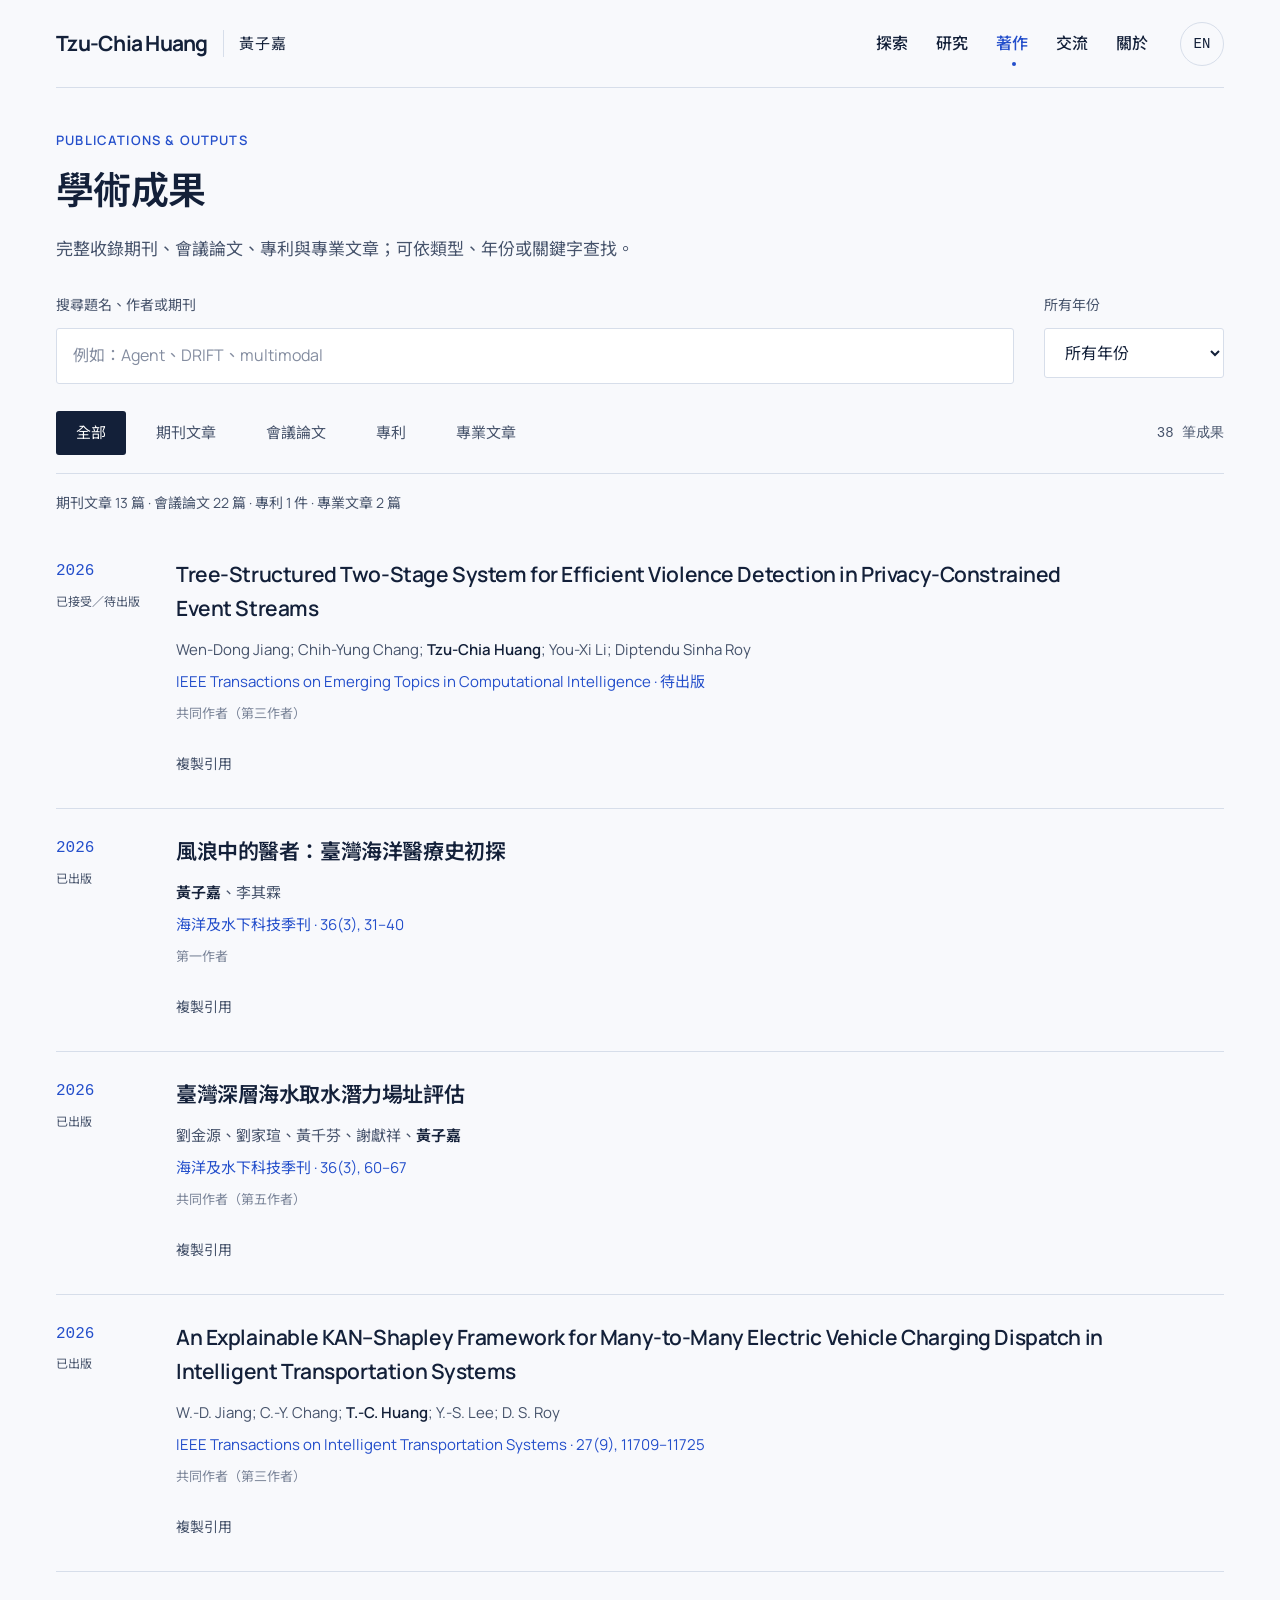
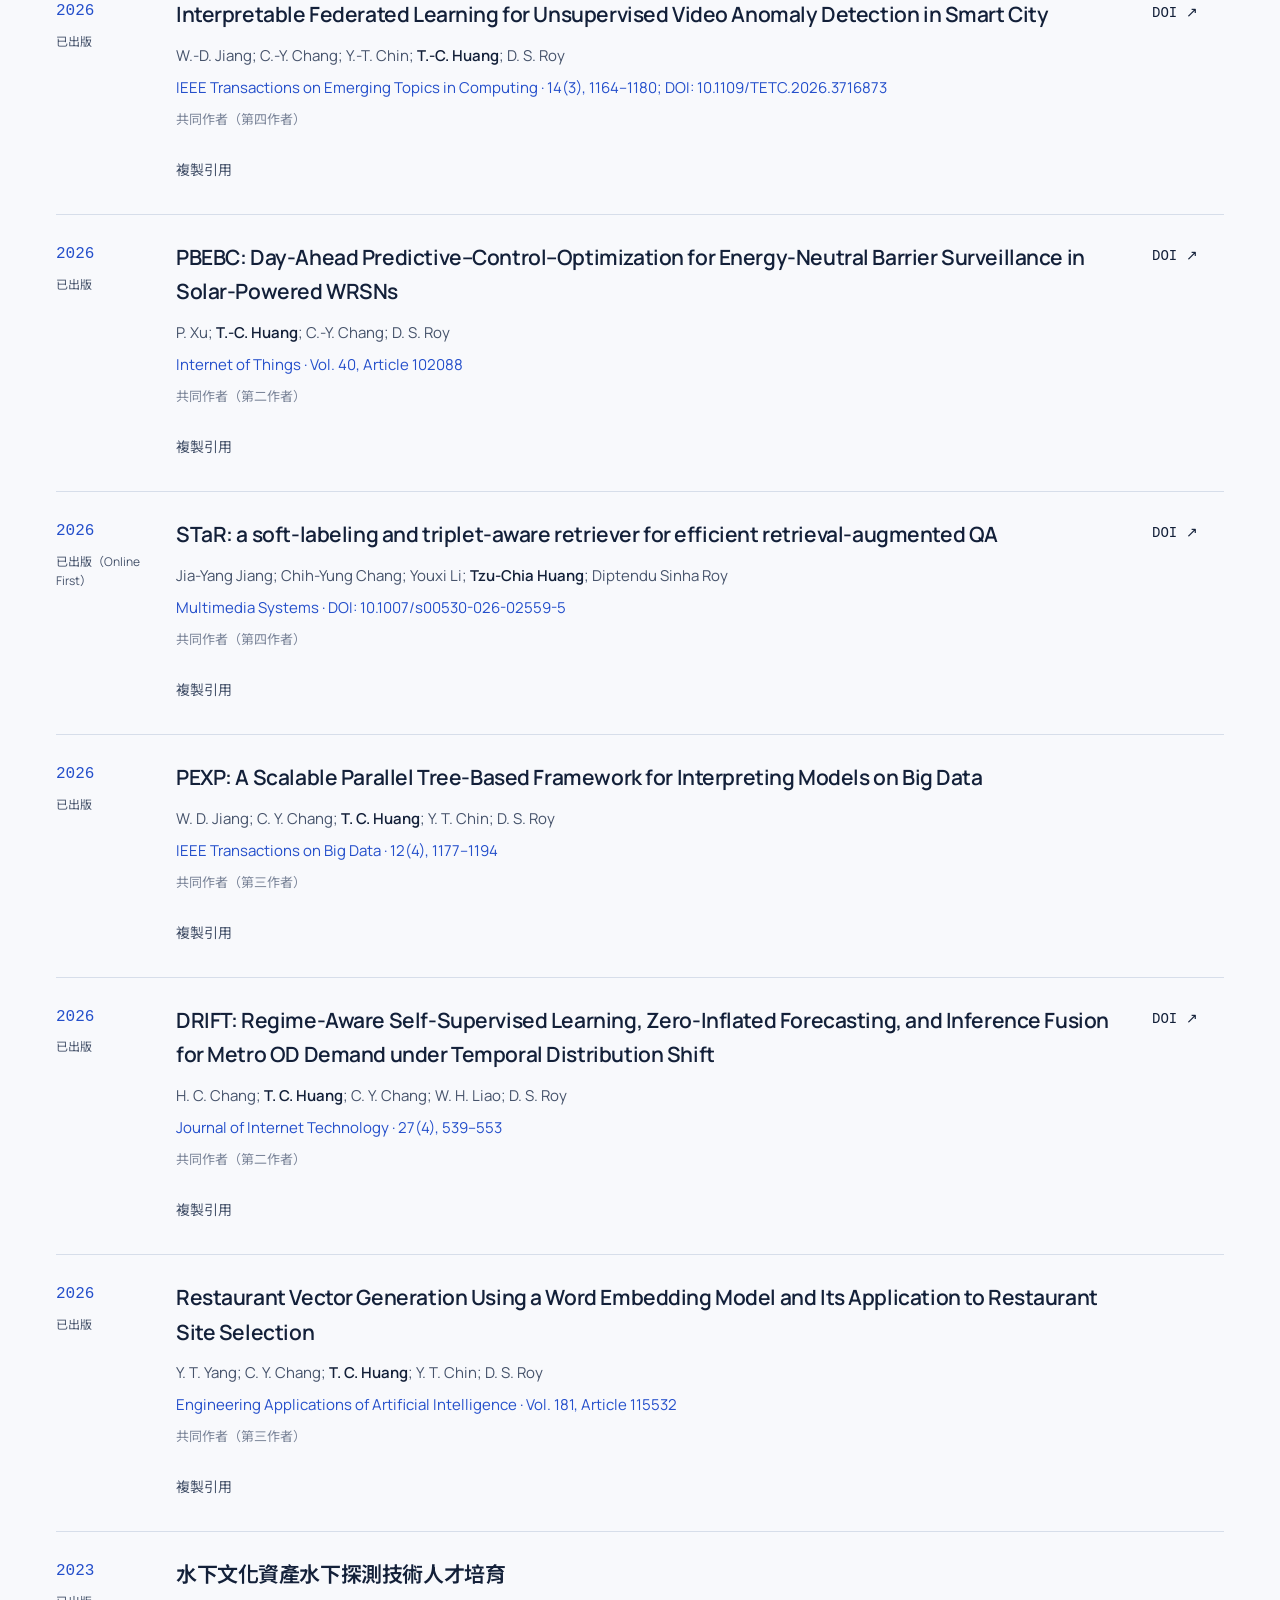
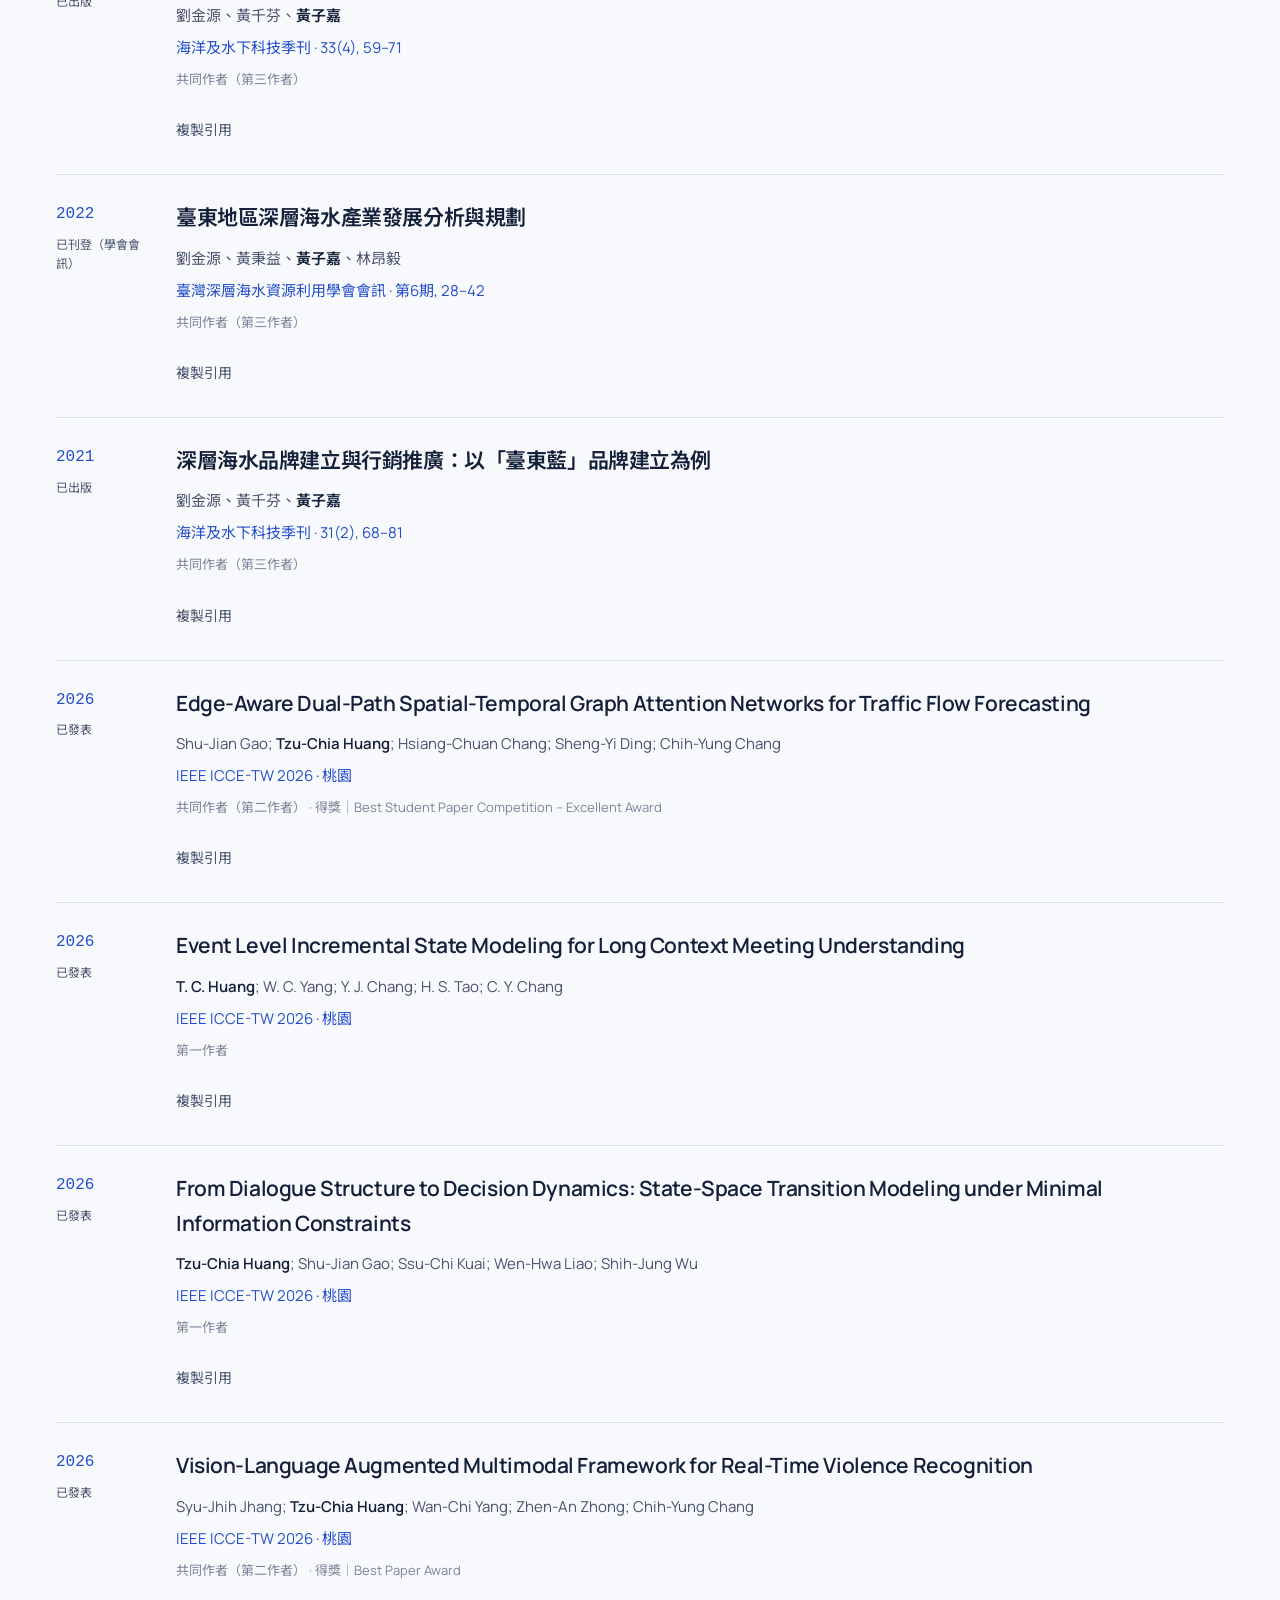
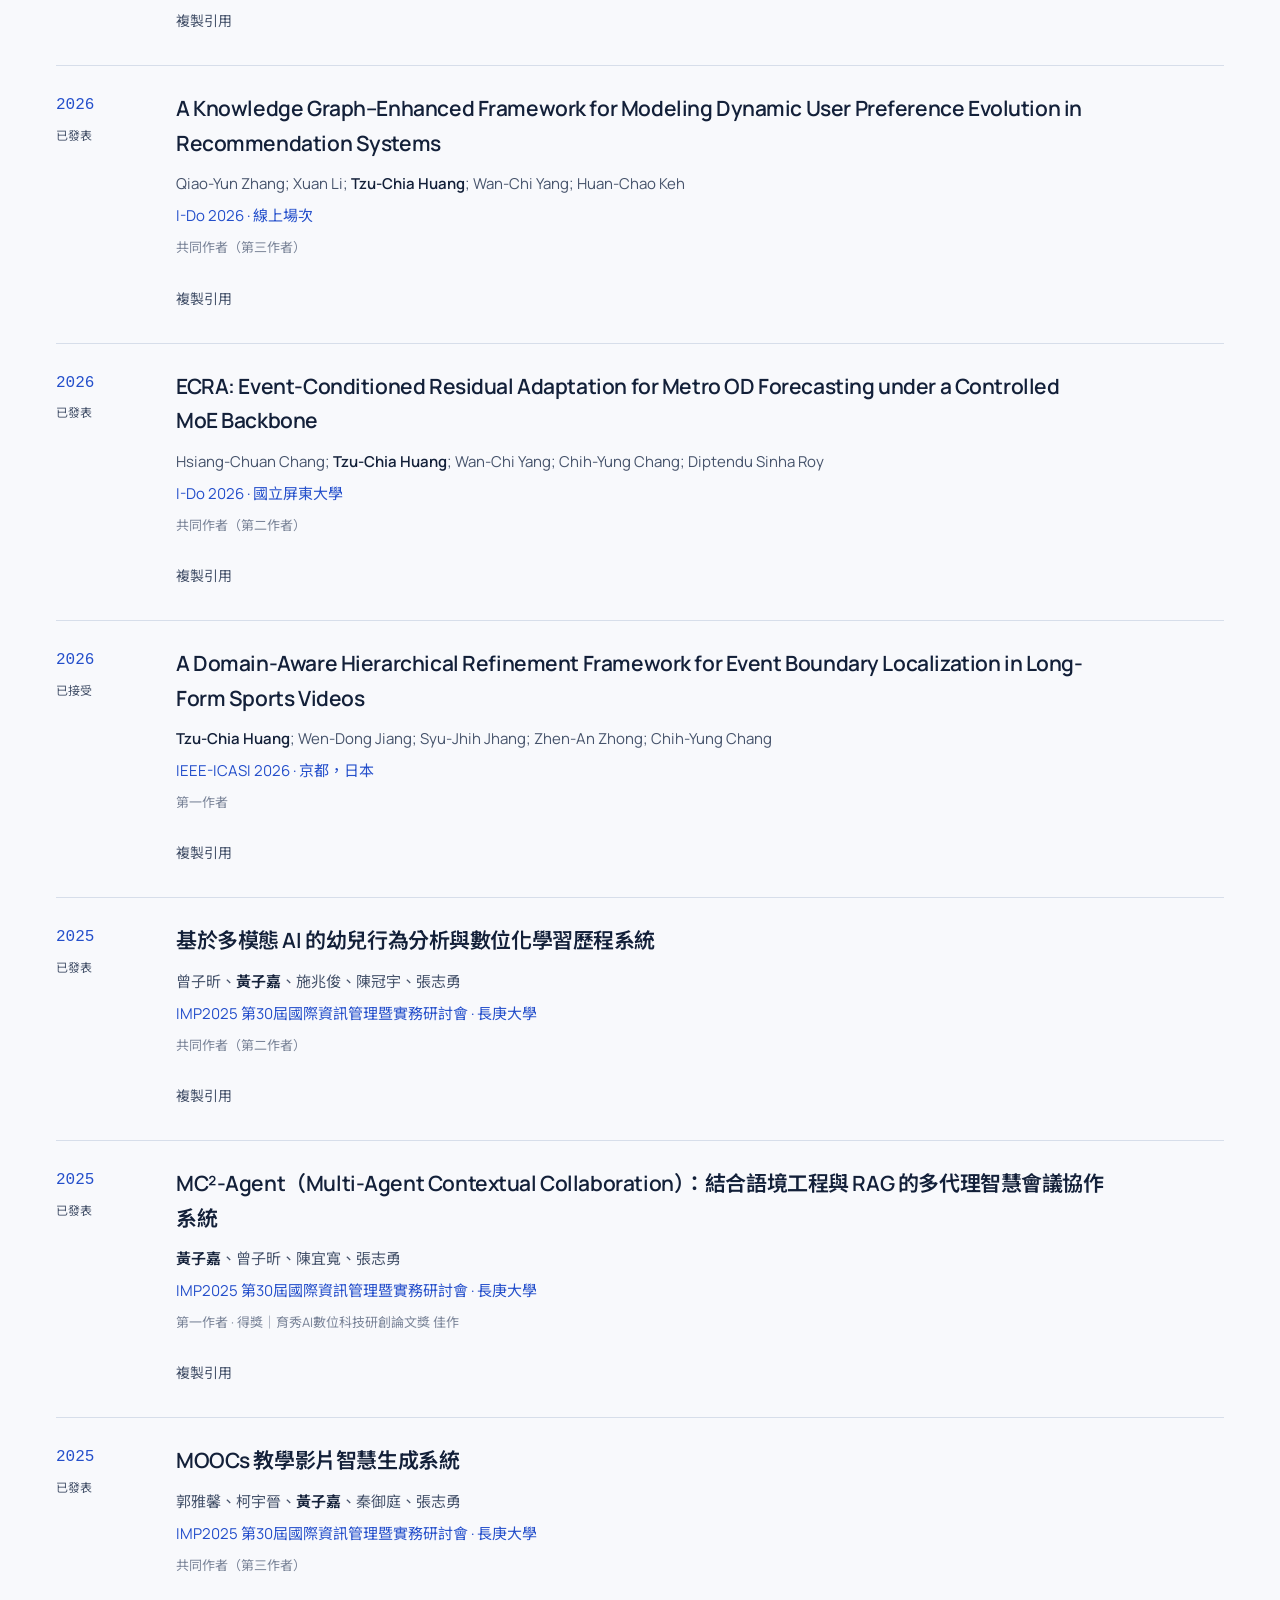
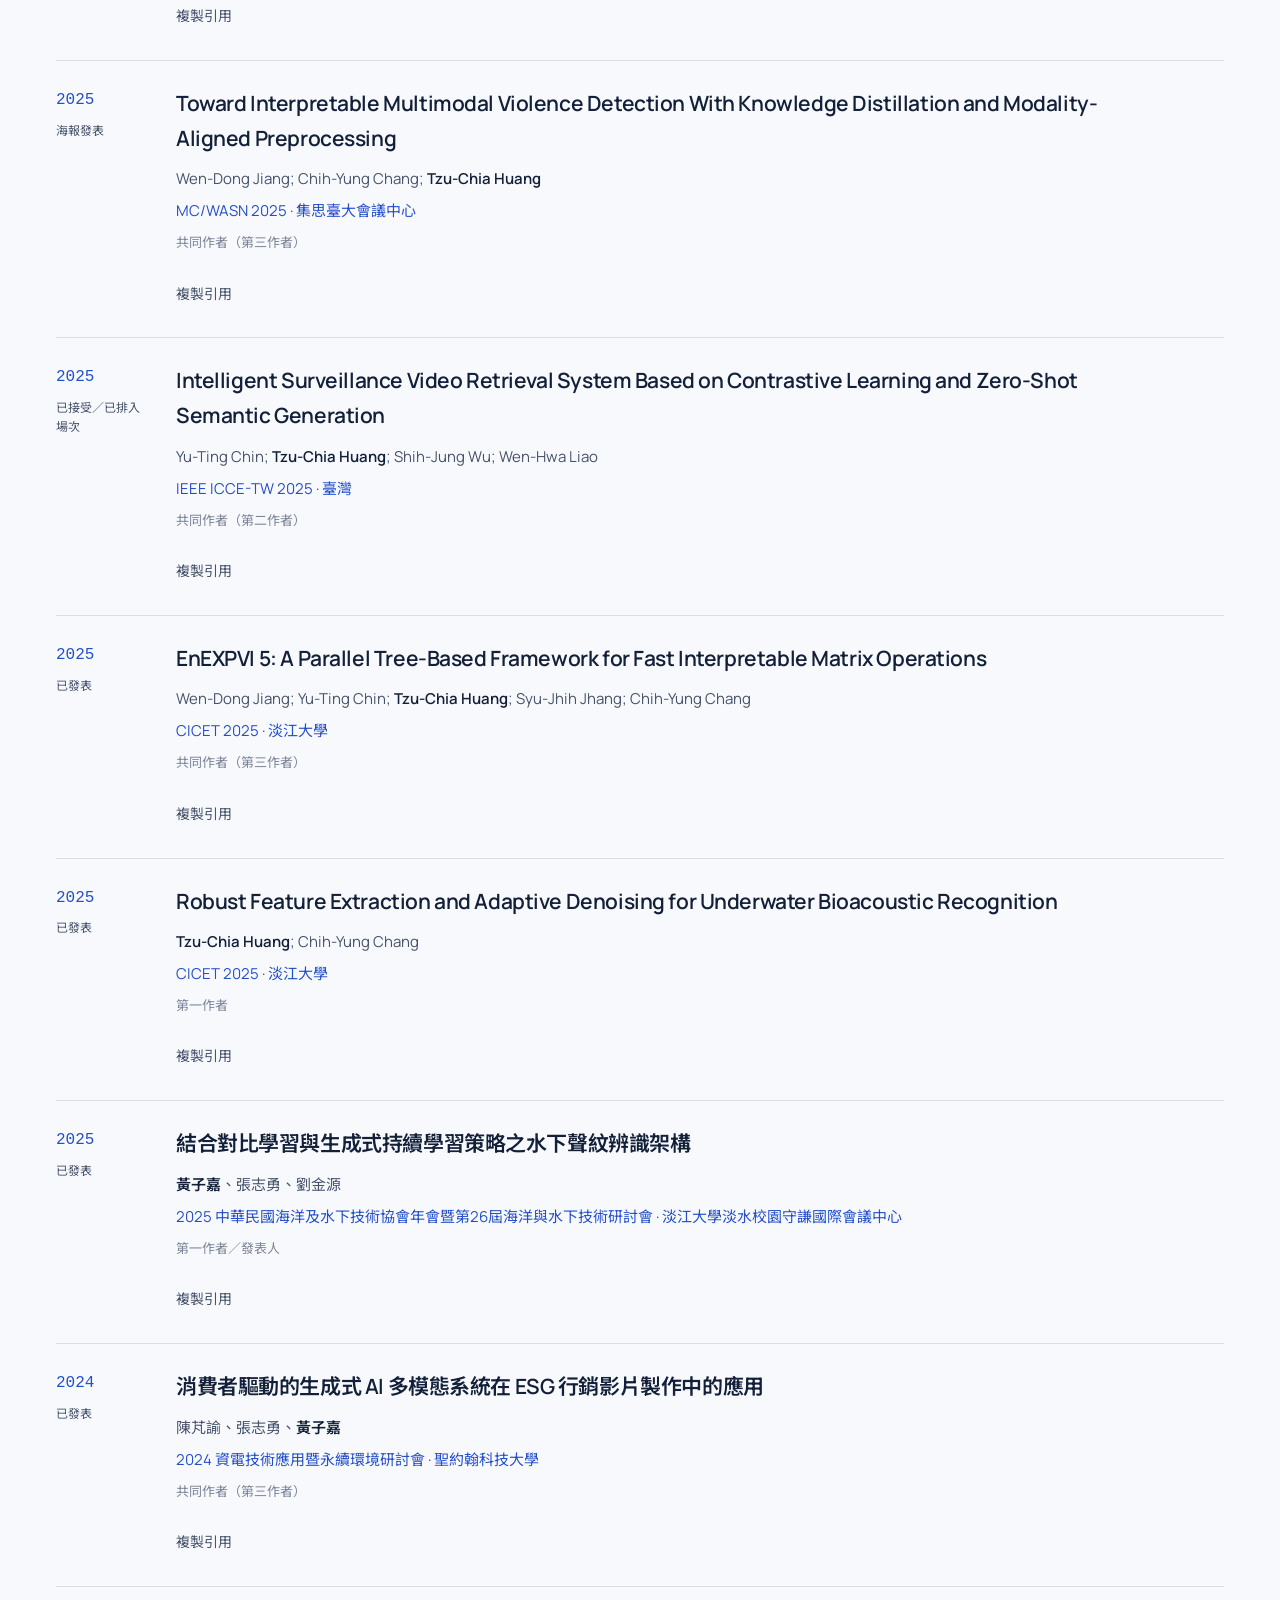
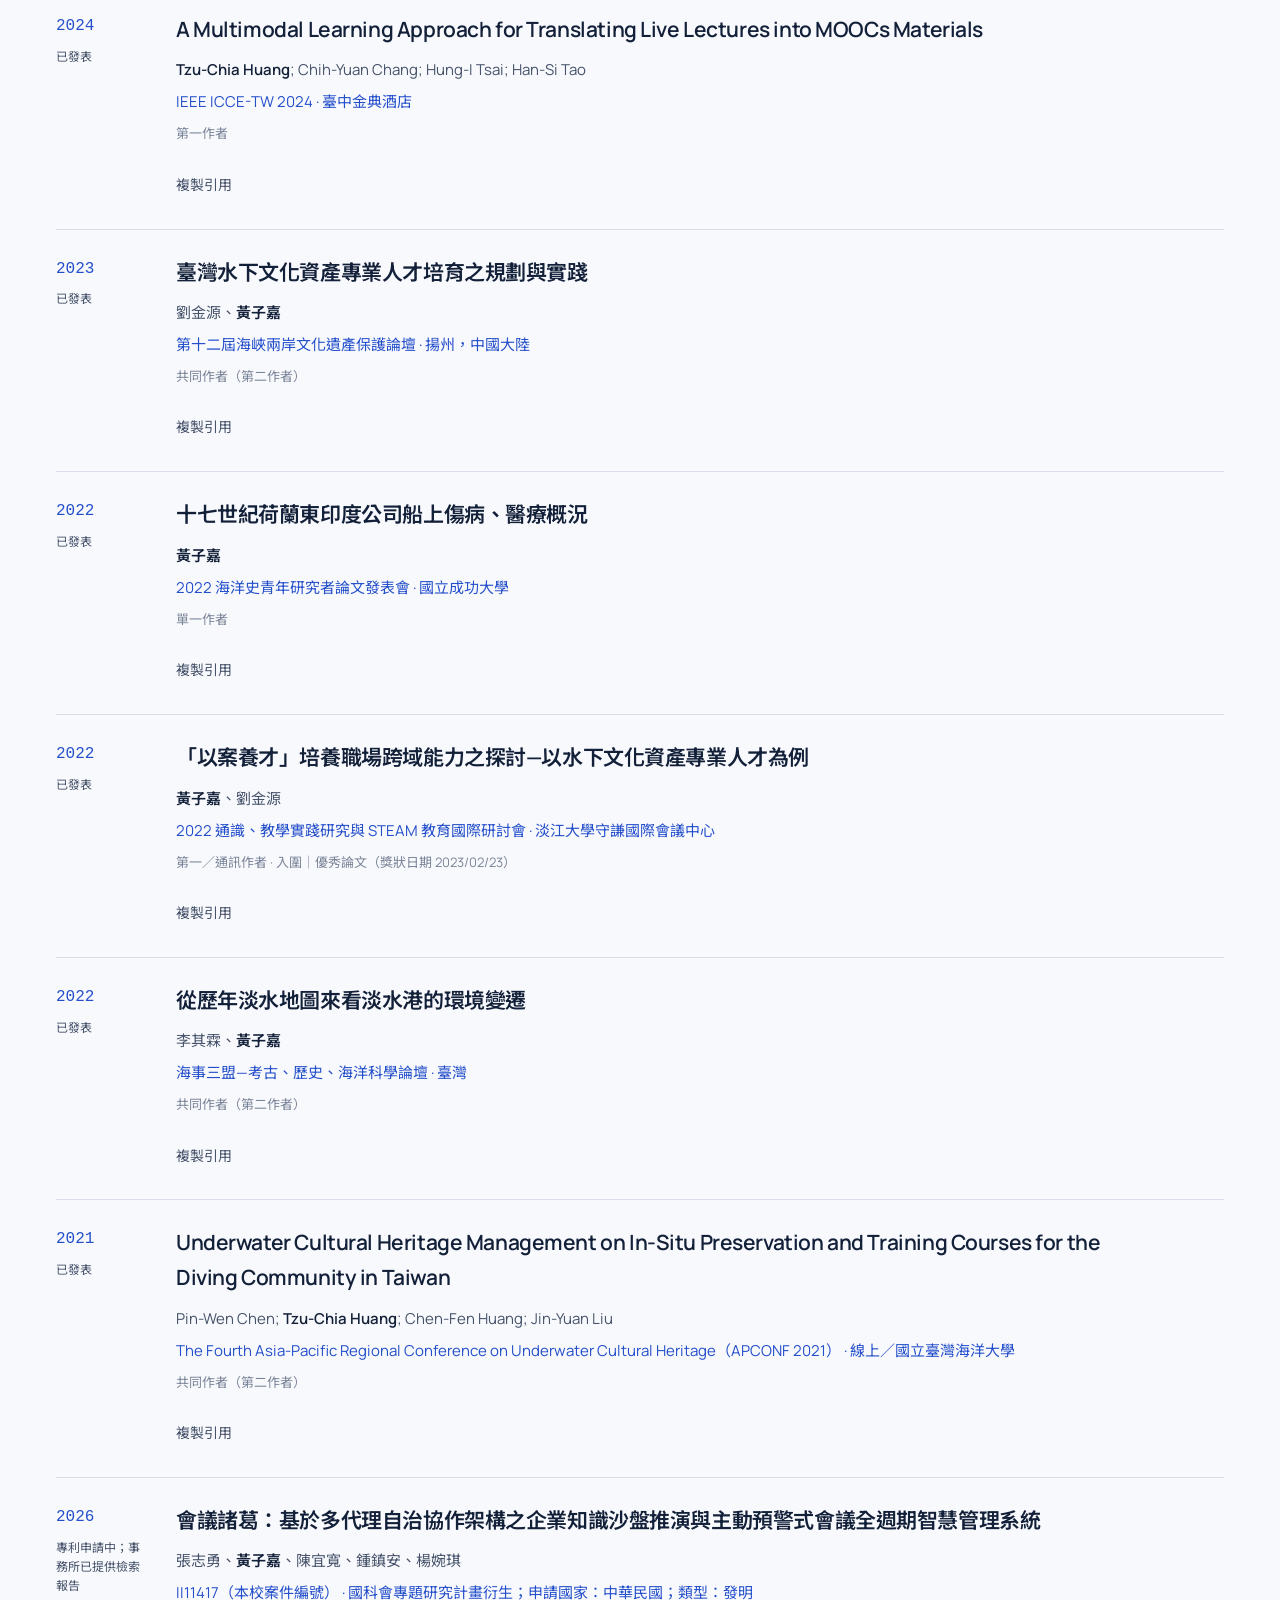
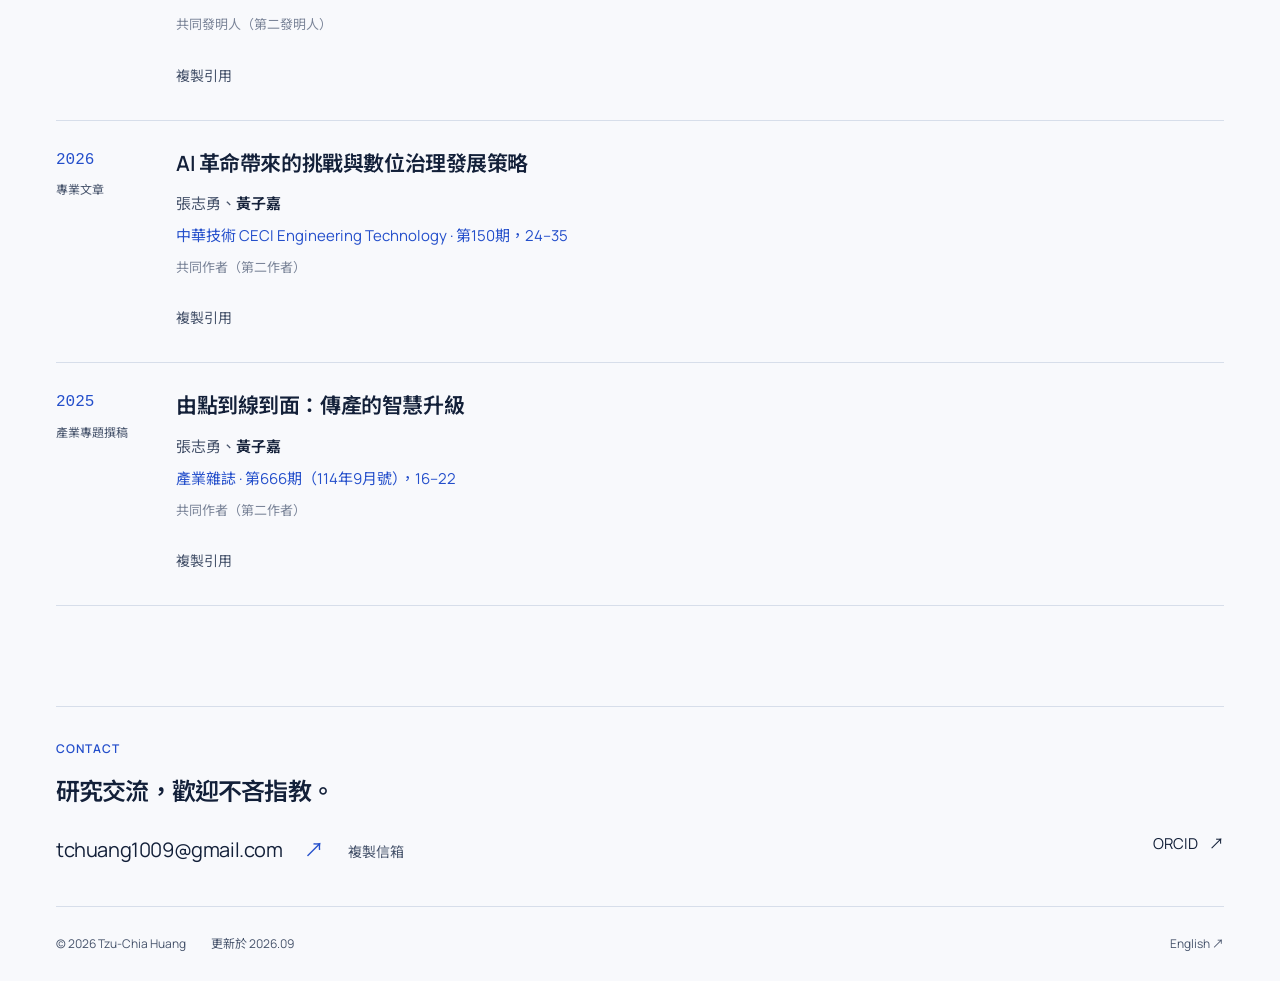
<file: academic/publications.html>
<!doctype html><html lang="zh-Hant"><head><meta charset="UTF-8"><meta name="viewport" content="width=device-width,initial-scale=1"><title>著作 — Tzu-Chia Huang 黃子嘉</title><meta name="description" content="生成式 AI、多模態分析與智慧系統， 結合人才培育、專案管理與業界實務。"><meta name="theme-color" content="#f8f9fc"><link rel="canonical" href="https://tzuchia1009.github.io/academic/publications.html"><link rel="alternate" hreflang="en" href="en/publications.html"><meta property="og:title" content="Tzu-Chia Huang · AI research and applied practice"><meta property="og:description" content="生成式 AI、多模態分析與智慧系統， 結合人才培育、專案管理與業界實務。"><meta property="og:image" content="https://tzuchia1009.github.io/academic/assets/v4/workshop.png"><meta property="og:url" content="https://tzuchia1009.github.io/academic/publications.html"><link rel="icon" href="assets/favicon.svg"><link rel="stylesheet" href="assets/v4/site.css"><script src="assets/v4/site.js" defer></script></head><body data-page="publications" data-copied="已複製" data-copyfail="請手動複製"><a class="skip" href="#main">跳至內容</a><header class="site-header shell"><a class="wordmark" href="index.html">Tzu-Chia Huang<span>黃子嘉</span></a><nav aria-label="主選單"><a href="index.html" >探索</a><a href="research.html" >研究</a><a href="publications.html" aria-current="page">著作</a><a href="engagement.html" >交流</a><a href="about.html" >關於</a></nav><a class="lang" href="en/publications.html" lang="en">EN</a></header><main id="main"><section class="page-intro compact shell"><p class="eyebrow">PUBLICATIONS & OUTPUTS</p><h1>學術成果</h1><p>完整收錄期刊、會議論文、專利與專業文章；可依類型、年份或關鍵字查找。</p></section><section class="publication-archive shell"><div class="search-line"><label><span>搜尋題名、作者或期刊</span><input id="paper-search" type="search" autocomplete="off" placeholder="例如：Agent、DRIFT、multimodal"></label><label><span>所有年份</span><select id="paper-year"><option value="all">所有年份</option><option>2026</option><option>2025</option><option>2024</option><option>2023</option><option>2022</option><option>2021</option></select></label></div><div class="filter-bar" data-target="paper-list"><div class="filters" role="group" aria-label="成果類型"><button type="button" data-filter="all" aria-pressed="true">全部</button><button type="button" data-filter="journal" aria-pressed="false">期刊文章</button><button type="button" data-filter="conference" aria-pressed="false">會議論文</button><button type="button" data-filter="patent" aria-pressed="false">專利</button><button type="button" data-filter="writing" aria-pressed="false">專業文章</button></div><span class="results" aria-live="polite" data-unit="筆成果"></span></div><p class="archive-note">期刊文章 13 篇 · 會議論文 22 篇 · 專利 1 件 · 專業文章 2 篇</p><div id="paper-list"><article class="paper" data-kind="journal" data-year="2026"><div class="paper-year">2026<span>已接受／待出版</span></div><div><h3>Tree-Structured Two-Stage System for Efficient Violence Detection in Privacy-Constrained Event Streams</h3><p class="authors">Wen-Dong Jiang; Chih-Yung Chang; <strong>Tzu-Chia Huang</strong>; You-Xi Li; Diptendu Sinha Roy</p><p class="venue">IEEE Transactions on Emerging Topics in Computational Intelligence · 待出版</p><p class="record-role">共同作者（第三作者）</p></div><button class="cite" type="button">複製引用</button></article><article class="paper" data-kind="journal" data-year="2026"><div class="paper-year">2026<span>已出版</span></div><div><h3>風浪中的醫者：臺灣海洋醫療史初探</h3><p class="authors"><strong>黃子嘉</strong>、李其霖</p><p class="venue">海洋及水下科技季刊 · 36(3), 31–40</p><p class="record-role">第一作者</p></div><button class="cite" type="button">複製引用</button></article><article class="paper" data-kind="journal" data-year="2026"><div class="paper-year">2026<span>已出版</span></div><div><h3>臺灣深層海水取水潛力場址評估</h3><p class="authors">劉金源、劉家瑄、黃千芬、謝獻祥、<strong>黃子嘉</strong></p><p class="venue">海洋及水下科技季刊 · 36(3), 60–67</p><p class="record-role">共同作者（第五作者）</p></div><button class="cite" type="button">複製引用</button></article><article class="paper" data-kind="journal" data-year="2026"><div class="paper-year">2026<span>已出版</span></div><div><h3>An Explainable KAN–Shapley Framework for Many-to-Many Electric Vehicle Charging Dispatch in Intelligent Transportation Systems</h3><p class="authors">W.-D. Jiang; C.-Y. Chang; <strong>T.-C. Huang</strong>; Y.-S. Lee; D. S. Roy</p><p class="venue">IEEE Transactions on Intelligent Transportation Systems · 27(9), 11709–11725</p><p class="record-role">共同作者（第三作者）</p></div><button class="cite" type="button">複製引用</button></article><article class="paper" data-kind="journal" data-year="2026"><div class="paper-year">2026<span>已出版</span></div><div><h3>Interpretable Federated Learning for Unsupervised Video Anomaly Detection in Smart City</h3><p class="authors">W.-D. Jiang; C.-Y. Chang; Y.-T. Chin; <strong>T.-C. Huang</strong>; D. S. Roy</p><p class="venue">IEEE Transactions on Emerging Topics in Computing · 14(3), 1164–1180; DOI: 10.1109/TETC.2026.3716873</p><p class="record-role">共同作者（第四作者）</p></div><a class="paper-link" href="https://doi.org/10.1109/TETC.2026.3716873" target="_blank" rel="noopener noreferrer">DOI <span aria-hidden="true">↗</span></a><button class="cite" type="button">複製引用</button></article><article class="paper" data-kind="journal" data-year="2026"><div class="paper-year">2026<span>已出版</span></div><div><h3>PBEBC: Day-Ahead Predictive–Control–Optimization for Energy-Neutral Barrier Surveillance in Solar-Powered WRSNs</h3><p class="authors">P. Xu; <strong>T.-C. Huang</strong>; C.-Y. Chang; D. S. Roy</p><p class="venue">Internet of Things · Vol. 40, Article 102088</p><p class="record-role">共同作者（第二作者）</p></div><a class="paper-link" href="https://doi.org/10.1016/j.iot.2026.102088" target="_blank" rel="noopener noreferrer">DOI <span aria-hidden="true">↗</span></a><button class="cite" type="button">複製引用</button></article><article class="paper" data-kind="journal" data-year="2026"><div class="paper-year">2026<span>已出版（Online First）</span></div><div><h3>STaR: a soft-labeling and triplet-aware retriever for efficient retrieval-augmented QA</h3><p class="authors">Jia-Yang Jiang; Chih-Yung Chang; Youxi Li; <strong>Tzu-Chia Huang</strong>; Diptendu Sinha Roy</p><p class="venue">Multimedia Systems · DOI: 10.1007/s00530-026-02559-5</p><p class="record-role">共同作者（第四作者）</p></div><a class="paper-link" href="https://doi.org/10.1007/s00530-026-02559-5" target="_blank" rel="noopener noreferrer">DOI <span aria-hidden="true">↗</span></a><button class="cite" type="button">複製引用</button></article><article class="paper" data-kind="journal" data-year="2026"><div class="paper-year">2026<span>已出版</span></div><div><h3>PEXP: A Scalable Parallel Tree-Based Framework for Interpreting Models on Big Data</h3><p class="authors">W. D. Jiang; C. Y. Chang; <strong>T. C. Huang</strong>; Y. T. Chin; D. S. Roy</p><p class="venue">IEEE Transactions on Big Data · 12(4), 1177–1194</p><p class="record-role">共同作者（第三作者）</p></div><button class="cite" type="button">複製引用</button></article><article class="paper" data-kind="journal" data-year="2026"><div class="paper-year">2026<span>已出版</span></div><div><h3>DRIFT: Regime-Aware Self-Supervised Learning, Zero-Inflated Forecasting, and Inference Fusion for Metro OD Demand under Temporal Distribution Shift</h3><p class="authors">H. C. Chang; <strong>T. C. Huang</strong>; C. Y. Chang; W. H. Liao; D. S. Roy</p><p class="venue">Journal of Internet Technology · 27(4), 539–553</p><p class="record-role">共同作者（第二作者）</p></div><a class="paper-link" href="https://doi.org/10.70003/160792642026072704009" target="_blank" rel="noopener noreferrer">DOI <span aria-hidden="true">↗</span></a><button class="cite" type="button">複製引用</button></article><article class="paper" data-kind="journal" data-year="2026"><div class="paper-year">2026<span>已出版</span></div><div><h3>Restaurant Vector Generation Using a Word Embedding Model and Its Application to Restaurant Site Selection</h3><p class="authors">Y. T. Yang; C. Y. Chang; <strong>T. C. Huang</strong>; Y. T. Chin; D. S. Roy</p><p class="venue">Engineering Applications of Artificial Intelligence · Vol. 181, Article 115532</p><p class="record-role">共同作者（第三作者）</p></div><button class="cite" type="button">複製引用</button></article><article class="paper" data-kind="journal" data-year="2023"><div class="paper-year">2023<span>已出版</span></div><div><h3>水下文化資產水下探測技術人才培育</h3><p class="authors">劉金源、黃千芬、<strong>黃子嘉</strong></p><p class="venue">海洋及水下科技季刊 · 33(4), 59–71</p><p class="record-role">共同作者（第三作者）</p></div><button class="cite" type="button">複製引用</button></article><article class="paper" data-kind="journal" data-year="2022"><div class="paper-year">2022<span>已刊登（學會會訊）</span></div><div><h3>臺東地區深層海水產業發展分析與規劃</h3><p class="authors">劉金源、黃秉益、<strong>黃子嘉</strong>、林昂毅</p><p class="venue">臺灣深層海水資源利用學會會訊 · 第6期, 28–42</p><p class="record-role">共同作者（第三作者）</p></div><button class="cite" type="button">複製引用</button></article><article class="paper" data-kind="journal" data-year="2021"><div class="paper-year">2021<span>已出版</span></div><div><h3>深層海水品牌建立與行銷推廣：以「臺東藍」品牌建立為例</h3><p class="authors">劉金源、黃千芬、<strong>黃子嘉</strong></p><p class="venue">海洋及水下科技季刊 · 31(2), 68–81</p><p class="record-role">共同作者（第三作者）</p></div><button class="cite" type="button">複製引用</button></article><article class="paper" data-kind="conference" data-year="2026"><div class="paper-year">2026<span>已發表</span></div><div><h3>Edge-Aware Dual-Path Spatial-Temporal Graph Attention Networks for Traffic Flow Forecasting</h3><p class="authors">Shu-Jian Gao; <strong>Tzu-Chia Huang</strong>; Hsiang-Chuan Chang; Sheng-Yi Ding; Chih-Yung Chang</p><p class="venue">IEEE ICCE-TW 2026 · 桃園</p><p class="record-role">共同作者（第二作者） · 得獎｜Best Student Paper Competition – Excellent Award</p></div><button class="cite" type="button">複製引用</button></article><article class="paper" data-kind="conference" data-year="2026"><div class="paper-year">2026<span>已發表</span></div><div><h3>Event Level Incremental State Modeling for Long Context Meeting Understanding</h3><p class="authors"><strong>T. C. Huang</strong>; W. C. Yang; Y. J. Chang; H. S. Tao; C. Y. Chang</p><p class="venue">IEEE ICCE-TW 2026 · 桃園</p><p class="record-role">第一作者</p></div><button class="cite" type="button">複製引用</button></article><article class="paper" data-kind="conference" data-year="2026"><div class="paper-year">2026<span>已發表</span></div><div><h3>From Dialogue Structure to Decision Dynamics: State-Space Transition Modeling under Minimal Information Constraints</h3><p class="authors"><strong>Tzu-Chia Huang</strong>; Shu-Jian Gao; Ssu-Chi Kuai; Wen-Hwa Liao; Shih-Jung Wu</p><p class="venue">IEEE ICCE-TW 2026 · 桃園</p><p class="record-role">第一作者</p></div><button class="cite" type="button">複製引用</button></article><article class="paper" data-kind="conference" data-year="2026"><div class="paper-year">2026<span>已發表</span></div><div><h3>Vision-Language Augmented Multimodal Framework for Real-Time Violence Recognition</h3><p class="authors">Syu-Jhih Jhang; <strong>Tzu-Chia Huang</strong>; Wan-Chi Yang; Zhen-An Zhong; Chih-Yung Chang</p><p class="venue">IEEE ICCE-TW 2026 · 桃園</p><p class="record-role">共同作者（第二作者） · 得獎｜Best Paper Award</p></div><button class="cite" type="button">複製引用</button></article><article class="paper" data-kind="conference" data-year="2026"><div class="paper-year">2026<span>已發表</span></div><div><h3>A Knowledge Graph–Enhanced Framework for Modeling Dynamic User Preference Evolution in Recommendation Systems</h3><p class="authors">Qiao-Yun Zhang; Xuan Li; <strong>Tzu-Chia Huang</strong>; Wan-Chi Yang; Huan-Chao Keh</p><p class="venue">I-Do 2026 · 線上場次</p><p class="record-role">共同作者（第三作者）</p></div><button class="cite" type="button">複製引用</button></article><article class="paper" data-kind="conference" data-year="2026"><div class="paper-year">2026<span>已發表</span></div><div><h3>ECRA: Event-Conditioned Residual Adaptation for Metro OD Forecasting under a Controlled MoE Backbone</h3><p class="authors">Hsiang-Chuan Chang; <strong>Tzu-Chia Huang</strong>; Wan-Chi Yang; Chih-Yung Chang; Diptendu Sinha Roy</p><p class="venue">I-Do 2026 · 國立屏東大學</p><p class="record-role">共同作者（第二作者）</p></div><button class="cite" type="button">複製引用</button></article><article class="paper" data-kind="conference" data-year="2026"><div class="paper-year">2026<span>已接受</span></div><div><h3>A Domain-Aware Hierarchical Refinement Framework for Event Boundary Localization in Long-Form Sports Videos</h3><p class="authors"><strong>Tzu-Chia Huang</strong>; Wen-Dong Jiang; Syu-Jhih Jhang; Zhen-An Zhong; Chih-Yung Chang</p><p class="venue">IEEE-ICASI 2026 · 京都，日本</p><p class="record-role">第一作者</p></div><button class="cite" type="button">複製引用</button></article><article class="paper" data-kind="conference" data-year="2025"><div class="paper-year">2025<span>已發表</span></div><div><h3>基於多模態 AI 的幼兒行為分析與數位化學習歷程系統</h3><p class="authors">曾子昕、<strong>黃子嘉</strong>、施兆俊、陳冠宇、張志勇</p><p class="venue">IMP2025 第30屆國際資訊管理暨實務研討會 · 長庚大學</p><p class="record-role">共同作者（第二作者）</p></div><button class="cite" type="button">複製引用</button></article><article class="paper" data-kind="conference" data-year="2025"><div class="paper-year">2025<span>已發表</span></div><div><h3>MC²-Agent（Multi-Agent Contextual Collaboration）：結合語境工程與 RAG 的多代理智慧會議協作系統</h3><p class="authors"><strong>黃子嘉</strong>、曾子昕、陳宜寬、張志勇</p><p class="venue">IMP2025 第30屆國際資訊管理暨實務研討會 · 長庚大學</p><p class="record-role">第一作者 · 得獎｜育秀AI數位科技研創論文獎 佳作</p></div><button class="cite" type="button">複製引用</button></article><article class="paper" data-kind="conference" data-year="2025"><div class="paper-year">2025<span>已發表</span></div><div><h3>MOOCs 教學影片智慧生成系統</h3><p class="authors">郭雅馨、柯宇晉、<strong>黃子嘉</strong>、秦御庭、張志勇</p><p class="venue">IMP2025 第30屆國際資訊管理暨實務研討會 · 長庚大學</p><p class="record-role">共同作者（第三作者）</p></div><button class="cite" type="button">複製引用</button></article><article class="paper" data-kind="conference" data-year="2025"><div class="paper-year">2025<span>海報發表</span></div><div><h3>Toward Interpretable Multimodal Violence Detection With Knowledge Distillation and Modality-Aligned Preprocessing</h3><p class="authors">Wen-Dong Jiang; Chih-Yung Chang; <strong>Tzu-Chia Huang</strong></p><p class="venue">MC/WASN 2025 · 集思臺大會議中心</p><p class="record-role">共同作者（第三作者）</p></div><button class="cite" type="button">複製引用</button></article><article class="paper" data-kind="conference" data-year="2025"><div class="paper-year">2025<span>已接受／已排入場次</span></div><div><h3>Intelligent Surveillance Video Retrieval System Based on Contrastive Learning and Zero-Shot Semantic Generation</h3><p class="authors">Yu-Ting Chin; <strong>Tzu-Chia Huang</strong>; Shih-Jung Wu; Wen-Hwa Liao</p><p class="venue">IEEE ICCE-TW 2025 · 臺灣</p><p class="record-role">共同作者（第二作者）</p></div><button class="cite" type="button">複製引用</button></article><article class="paper" data-kind="conference" data-year="2025"><div class="paper-year">2025<span>已發表</span></div><div><h3>EnEXPVI 5: A Parallel Tree-Based Framework for Fast Interpretable Matrix Operations</h3><p class="authors">Wen-Dong Jiang; Yu-Ting Chin; <strong>Tzu-Chia Huang</strong>; Syu-Jhih Jhang; Chih-Yung Chang</p><p class="venue">CICET 2025 · 淡江大學</p><p class="record-role">共同作者（第三作者）</p></div><button class="cite" type="button">複製引用</button></article><article class="paper" data-kind="conference" data-year="2025"><div class="paper-year">2025<span>已發表</span></div><div><h3>Robust Feature Extraction and Adaptive Denoising for Underwater Bioacoustic Recognition</h3><p class="authors"><strong>Tzu-Chia Huang</strong>; Chih-Yung Chang</p><p class="venue">CICET 2025 · 淡江大學</p><p class="record-role">第一作者</p></div><button class="cite" type="button">複製引用</button></article><article class="paper" data-kind="conference" data-year="2025"><div class="paper-year">2025<span>已發表</span></div><div><h3>結合對比學習與生成式持續學習策略之水下聲紋辨識架構</h3><p class="authors"><strong>黃子嘉</strong>、張志勇、劉金源</p><p class="venue">2025 中華民國海洋及水下技術協會年會暨第26屆海洋與水下技術研討會 · 淡江大學淡水校園守謙國際會議中心</p><p class="record-role">第一作者／發表人</p></div><button class="cite" type="button">複製引用</button></article><article class="paper" data-kind="conference" data-year="2024"><div class="paper-year">2024<span>已發表</span></div><div><h3>消費者驅動的生成式 AI 多模態系統在 ESG 行銷影片製作中的應用</h3><p class="authors">陳芃諭、張志勇、<strong>黃子嘉</strong></p><p class="venue">2024 資電技術應用暨永續環境研討會 · 聖約翰科技大學</p><p class="record-role">共同作者（第三作者）</p></div><button class="cite" type="button">複製引用</button></article><article class="paper" data-kind="conference" data-year="2024"><div class="paper-year">2024<span>已發表</span></div><div><h3>A Multimodal Learning Approach for Translating Live Lectures into MOOCs Materials</h3><p class="authors"><strong>Tzu-Chia Huang</strong>; Chih-Yuan Chang; Hung-I Tsai; Han-Si Tao</p><p class="venue">IEEE ICCE-TW 2024 · 臺中金典酒店</p><p class="record-role">第一作者</p></div><button class="cite" type="button">複製引用</button></article><article class="paper" data-kind="conference" data-year="2023"><div class="paper-year">2023<span>已發表</span></div><div><h3>臺灣水下文化資產專業人才培育之規劃與實踐</h3><p class="authors">劉金源、<strong>黃子嘉</strong></p><p class="venue">第十二屆海峽兩岸文化遺產保護論壇 · 揚州，中國大陸</p><p class="record-role">共同作者（第二作者）</p></div><button class="cite" type="button">複製引用</button></article><article class="paper" data-kind="conference" data-year="2022"><div class="paper-year">2022<span>已發表</span></div><div><h3>十七世紀荷蘭東印度公司船上傷病、醫療概況</h3><p class="authors"><strong>黃子嘉</strong></p><p class="venue">2022 海洋史青年研究者論文發表會 · 國立成功大學</p><p class="record-role">單一作者</p></div><button class="cite" type="button">複製引用</button></article><article class="paper" data-kind="conference" data-year="2022"><div class="paper-year">2022<span>已發表</span></div><div><h3>「以案養才」培養職場跨域能力之探討—以水下文化資產專業人才為例</h3><p class="authors"><strong>黃子嘉</strong>、劉金源</p><p class="venue">2022 通識、教學實踐研究與 STEAM 教育國際研討會 · 淡江大學守謙國際會議中心</p><p class="record-role">第一／通訊作者 · 入圍｜優秀論文（獎狀日期 2023/02/23）</p></div><button class="cite" type="button">複製引用</button></article><article class="paper" data-kind="conference" data-year="2022"><div class="paper-year">2022<span>已發表</span></div><div><h3>從歷年淡水地圖來看淡水港的環境變遷</h3><p class="authors">李其霖、<strong>黃子嘉</strong></p><p class="venue">海事三盟—考古、歷史、海洋科學論壇 · 臺灣</p><p class="record-role">共同作者（第二作者）</p></div><button class="cite" type="button">複製引用</button></article><article class="paper" data-kind="conference" data-year="2021"><div class="paper-year">2021<span>已發表</span></div><div><h3>Underwater Cultural Heritage Management on In-Situ Preservation and Training Courses for the Diving Community in Taiwan</h3><p class="authors">Pin-Wen Chen; <strong>Tzu-Chia Huang</strong>; Chen-Fen Huang; Jin-Yuan Liu</p><p class="venue">The Fourth Asia-Pacific Regional Conference on Underwater Cultural Heritage（APCONF 2021） · 線上／國立臺灣海洋大學</p><p class="record-role">共同作者（第二作者）</p></div><button class="cite" type="button">複製引用</button></article><article class="paper" data-kind="patent" data-year="2026"><div class="paper-year">2026<span>專利申請中；事務所已提供檢索報告</span></div><div><h3>會議諸葛：基於多代理自治協作架構之企業知識沙盤推演與主動預警式會議全週期智慧管理系統</h3><p class="authors">張志勇、<strong>黃子嘉</strong>、陳宜寬、鍾鎮安、楊婉琪</p><p class="venue">II11417（本校案件編號） · 國科會專題研究計畫衍生；申請國家：中華民國；類型：發明</p><p class="record-role">共同發明人（第二發明人）</p></div><button class="cite" type="button">複製引用</button></article><article class="paper" data-kind="writing" data-year="2026"><div class="paper-year">2026<span>專業文章</span></div><div><h3>AI 革命帶來的挑戰與數位治理發展策略</h3><p class="authors">張志勇、<strong>黃子嘉</strong></p><p class="venue">中華技術 CECI Engineering Technology · 第150期，24–35</p><p class="record-role">共同作者（第二作者）</p></div><button class="cite" type="button">複製引用</button></article><article class="paper" data-kind="writing" data-year="2025"><div class="paper-year">2025<span>產業專題撰稿</span></div><div><h3>由點到線到面：傳產的智慧升級</h3><p class="authors">張志勇、<strong>黃子嘉</strong></p><p class="venue">產業雜誌 · 第666期（114年9月號），16–22</p><p class="record-role">共同作者（第二作者）</p></div><button class="cite" type="button">複製引用</button></article></div><div class="empty" hidden><p>沒有符合條件的著作，請調整關鍵字或篩選。</p><button type="button" id="clear-paper-filters">清除篩選</button></div></section></main><footer class="shell"><div class="footer-top"><div><p class="eyebrow">CONTACT</p><h2>研究交流，歡迎不吝指教。</h2><a class="mail" href="mailto:tchuang1009@gmail.com">tchuang1009@gmail.com <span aria-hidden="true">↗</span></a><button class="copy-email" type="button" data-copy="tchuang1009@gmail.com">複製信箱</button></div><div class="footer-social"><a href="https://orcid.org/0009-0001-7370-0046" target="_blank" rel="noopener noreferrer">ORCID <span aria-hidden="true">↗</span></a></div></div><div class="footer-bottom"><span>© 2026 Tzu-Chia Huang</span><span>更新於 2026.09</span><a href="en/publications.html" lang="en">English ↗</a></div></footer><p class="toast" role="status" aria-live="polite"></p></body></html>
</file>
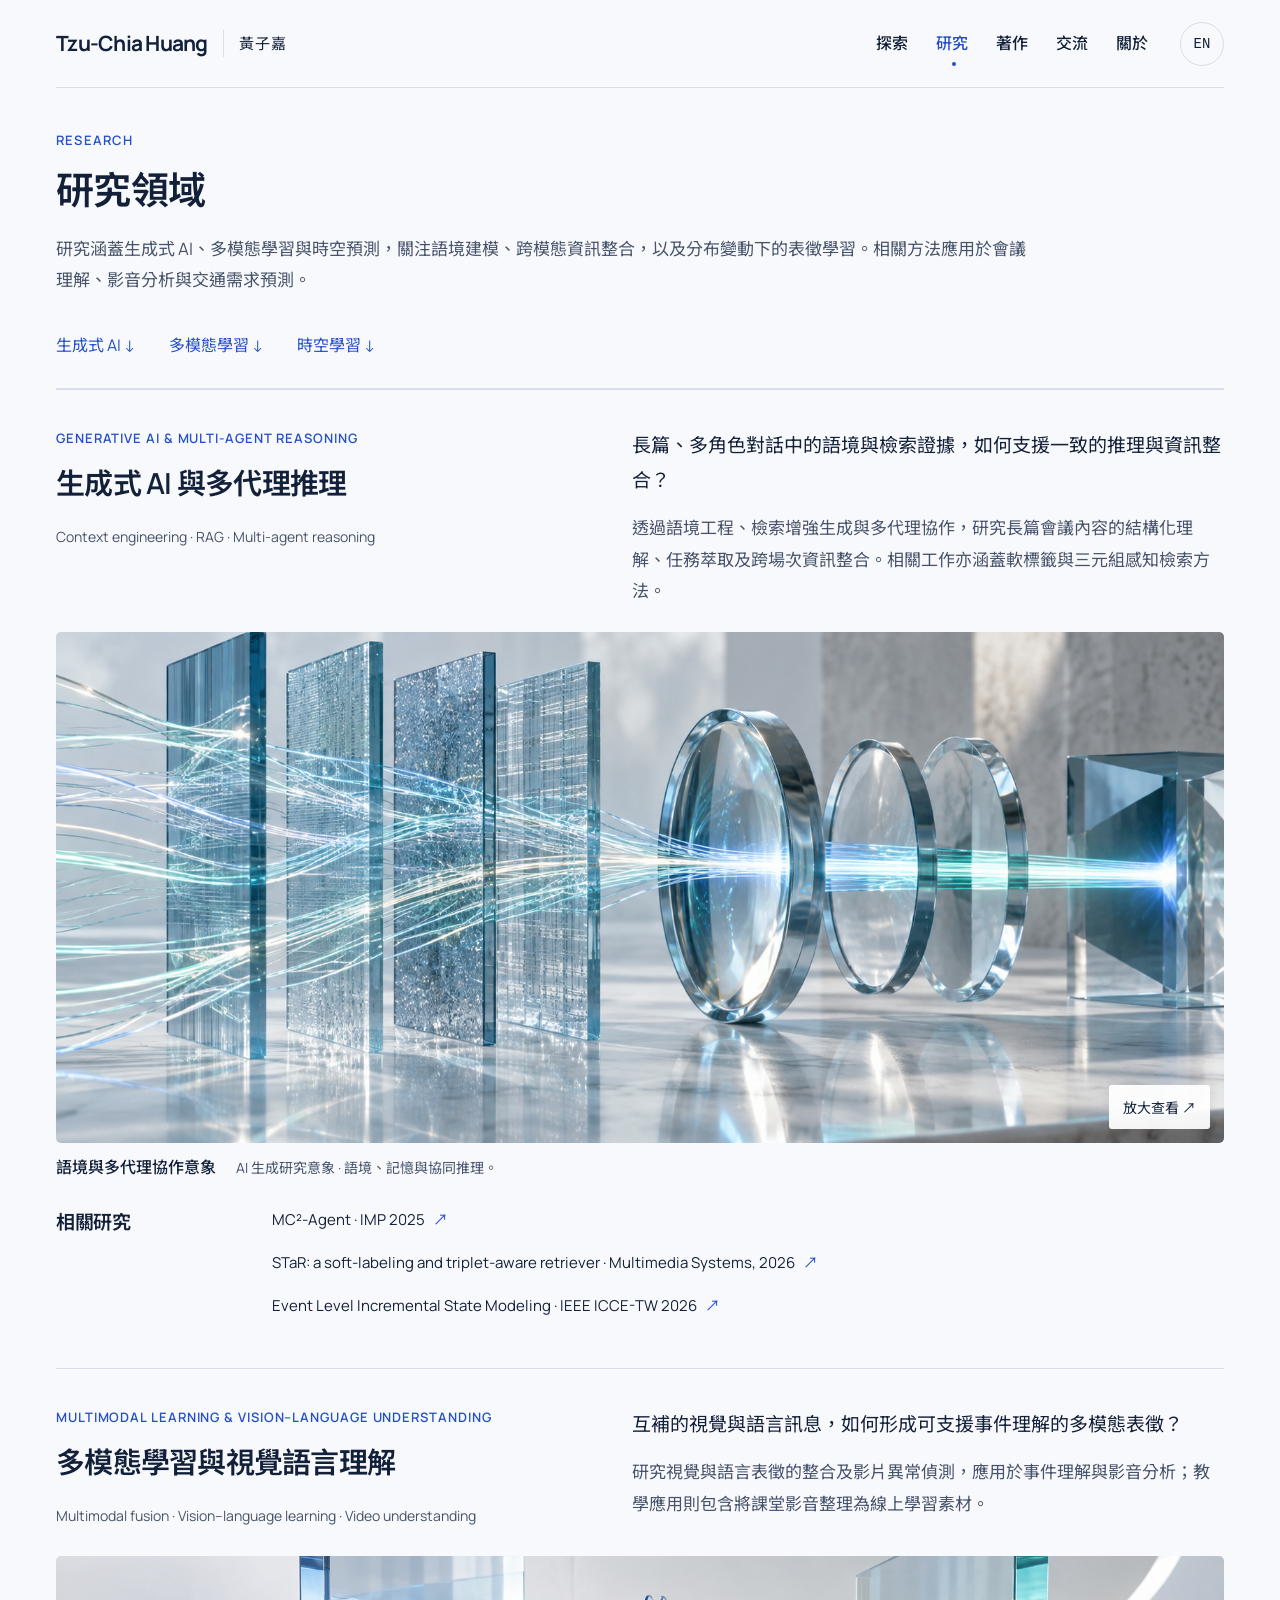
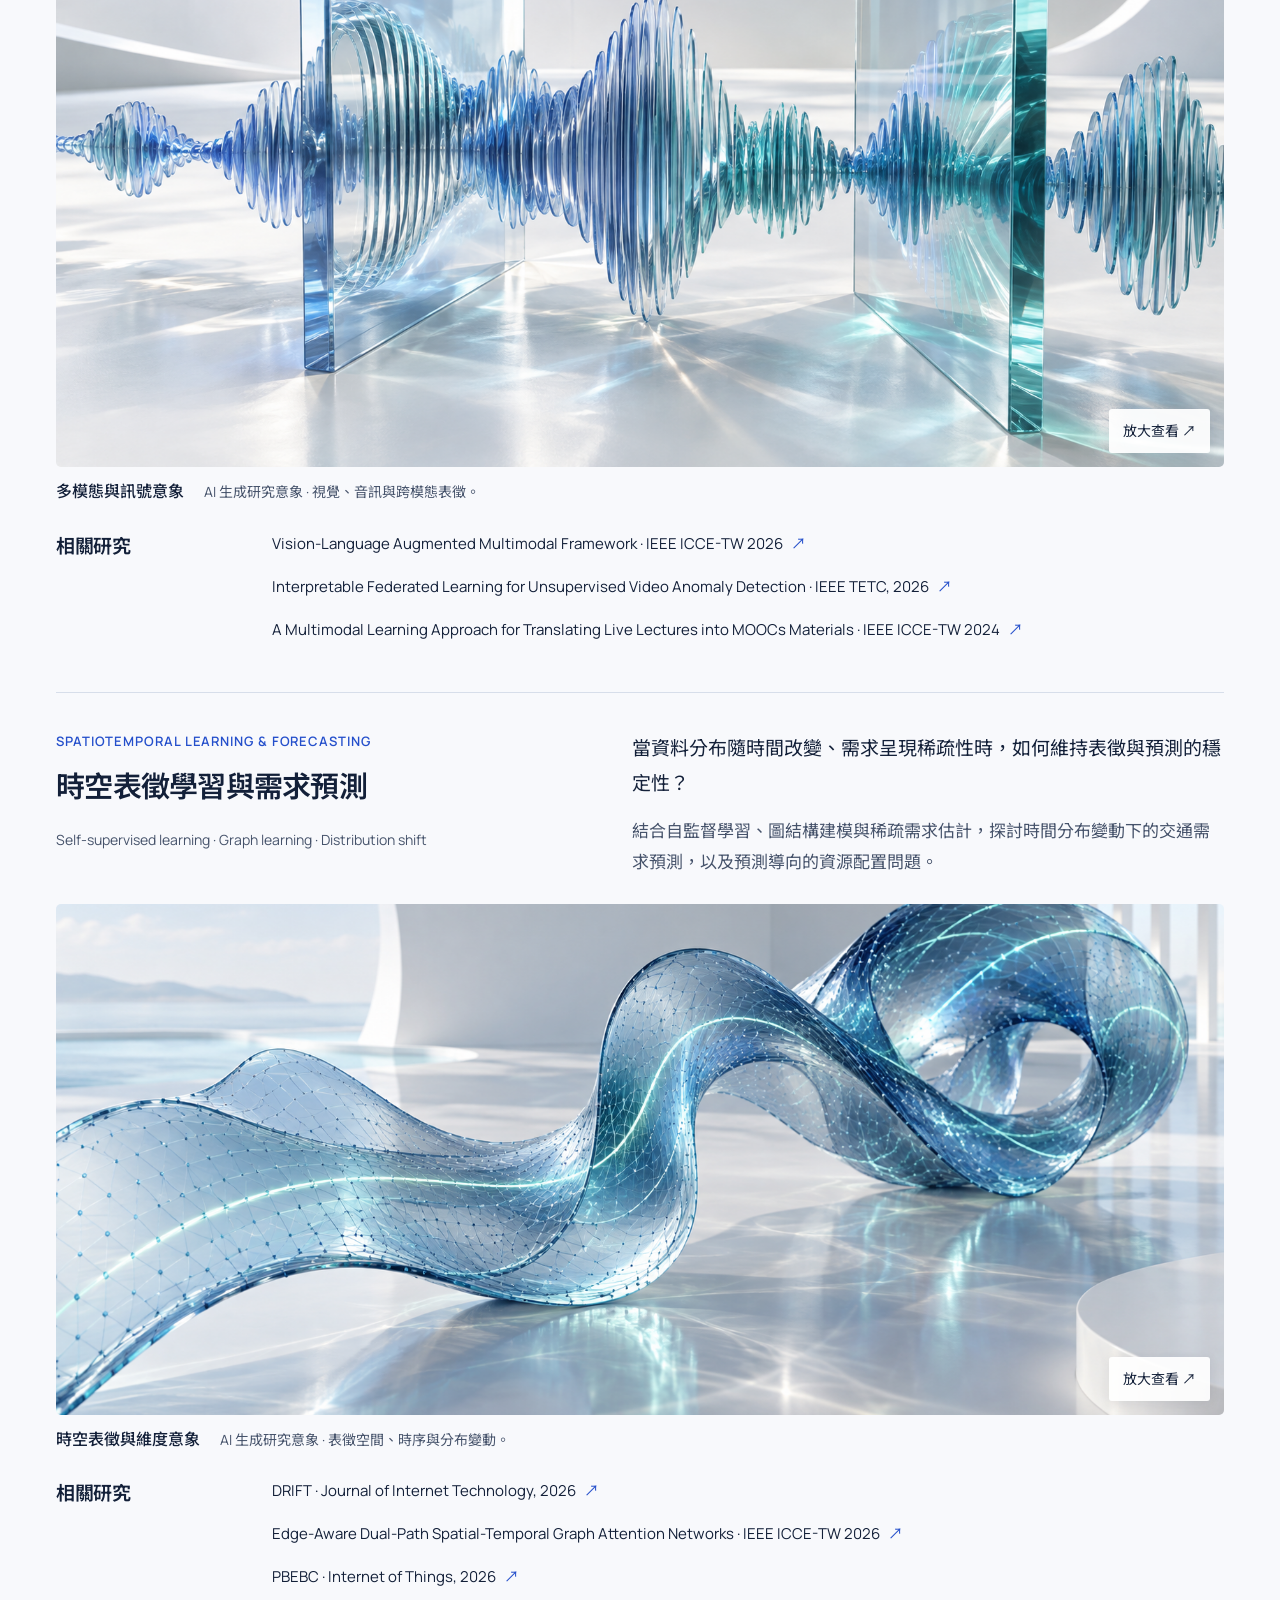
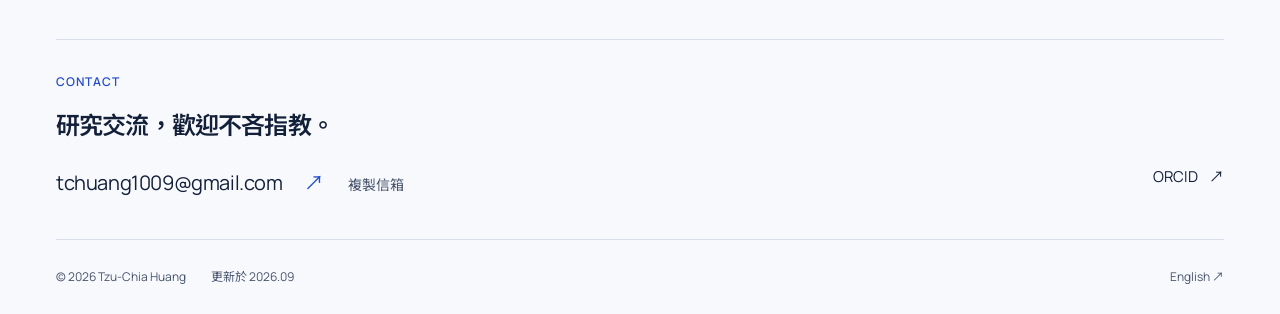
<file: academic/research.html>
<!doctype html><html lang="zh-Hant"><head><meta charset="UTF-8"><meta name="viewport" content="width=device-width,initial-scale=1"><title>研究 — Tzu-Chia Huang 黃子嘉</title><meta name="description" content="生成式 AI、多模態分析與智慧系統， 結合人才培育、專案管理與業界實務。"><meta name="theme-color" content="#f8f9fc"><link rel="canonical" href="https://tzuchia1009.github.io/academic/research.html"><link rel="alternate" hreflang="en" href="en/research.html"><meta property="og:title" content="Tzu-Chia Huang · AI research and applied practice"><meta property="og:description" content="生成式 AI、多模態分析與智慧系統， 結合人才培育、專案管理與業界實務。"><meta property="og:image" content="https://tzuchia1009.github.io/academic/assets/v4/workshop.png"><meta property="og:url" content="https://tzuchia1009.github.io/academic/research.html"><link rel="icon" href="assets/favicon.svg"><link rel="stylesheet" href="assets/v4/site.css"><script src="assets/v4/site.js" defer></script></head><body data-page="research" data-copied="已複製" data-copyfail="請手動複製"><a class="skip" href="#main">跳至內容</a><header class="site-header shell"><a class="wordmark" href="index.html">Tzu-Chia Huang<span>黃子嘉</span></a><nav aria-label="主選單"><a href="index.html" >探索</a><a href="research.html" aria-current="page">研究</a><a href="publications.html" >著作</a><a href="engagement.html" >交流</a><a href="about.html" >關於</a></nav><a class="lang" href="en/research.html" lang="en">EN</a></header><main id="main"><section class="page-intro shell"><p class="eyebrow">RESEARCH</p><h1>研究領域</h1><p>研究涵蓋生成式 AI、多模態學習與時空預測，關注語境建模、跨模態資訊整合，以及分布變動下的表徵學習。相關方法應用於會議理解、影音分析與交通需求預測。</p></section><div class="research-jumps shell"><a href="#agents">生成式 AI ↓</a><a href="#perception">多模態學習 ↓</a><a href="#systems">時空學習 ↓</a></div><div class="research-body shell"><section class="research-chapter" id="agents"><div class="chapter-copy"><div><p class="eyebrow">GENERATIVE AI & MULTI-AGENT REASONING</p><h2>生成式 AI 與多代理推理</h2><p class="method-tags">Context engineering · RAG · Multi-agent reasoning</p></div><div><p class="question">長篇、多角色對話中的語境與檢索證據，如何支援一致的推理與資訊整合？</p><p>透過語境工程、檢索增強生成與多代理協作，研究長篇會議內容的結構化理解、任務萃取及跨場次資訊整合。相關工作亦涵蓋軟標籤與三元組感知檢索方法。</p></div></div><figure class="evidence-figure "><button class="photo-open evidence-open" type="button" data-src="assets/v4/context-spaces.png" data-caption="語境與多代理協作意象 · AI 生成研究意象 · 語境、記憶與協同推理。" aria-label="放大查看：語境與多代理協作意象"><img src="assets/v4/context-spaces.png" alt="語境與多代理協作意象" width="1200" height="660" loading="lazy"><span>放大查看 ↗</span></button><figcaption><strong>語境與多代理協作意象</strong><p>AI 生成研究意象 · 語境、記憶與協同推理。</p></figcaption></figure><div class="related-works"><h3>相關研究</h3><ul><li><a href="publications.html?q=Agent">MC²-Agent · IMP 2025 <span aria-hidden="true">↗</span></a></li><li><a href="publications.html?q=STaR">STaR: a soft-labeling and triplet-aware retriever · Multimedia Systems, 2026 <span aria-hidden="true">↗</span></a></li><li><a href="publications.html?q=Event Level">Event Level Incremental State Modeling · IEEE ICCE-TW 2026 <span aria-hidden="true">↗</span></a></li></ul></div></section><section class="research-chapter" id="perception"><div class="chapter-copy"><div><p class="eyebrow">MULTIMODAL LEARNING & VISION–LANGUAGE UNDERSTANDING</p><h2>多模態學習與視覺語言理解</h2><p class="method-tags">Multimodal fusion · Vision–language learning · Video understanding</p></div><div><p class="question">互補的視覺與語言訊息，如何形成可支援事件理解的多模態表徵？</p><p>研究視覺與語言表徵的整合及影片異常偵測，應用於事件理解與影音分析；教學應用則包含將課堂影音整理為線上學習素材。</p></div></div><figure class="evidence-figure "><button class="photo-open evidence-open" type="button" data-src="assets/v4/multimodal-waves.png" data-caption="多模態與訊號意象 · AI 生成研究意象 · 視覺、音訊與跨模態表徵。" aria-label="放大查看：多模態與訊號意象"><img src="assets/v4/multimodal-waves.png" alt="多模態與訊號意象" width="1200" height="660" loading="lazy"><span>放大查看 ↗</span></button><figcaption><strong>多模態與訊號意象</strong><p>AI 生成研究意象 · 視覺、音訊與跨模態表徵。</p></figcaption></figure><div class="related-works"><h3>相關研究</h3><ul><li><a href="publications.html?q=Vision-Language">Vision-Language Augmented Multimodal Framework · IEEE ICCE-TW 2026 <span aria-hidden="true">↗</span></a></li><li><a href="publications.html?q=Interpretable Federated">Interpretable Federated Learning for Unsupervised Video Anomaly Detection · IEEE TETC, 2026 <span aria-hidden="true">↗</span></a></li><li><a href="publications.html?q=MOOCs">A Multimodal Learning Approach for Translating Live Lectures into MOOCs Materials · IEEE ICCE-TW 2024 <span aria-hidden="true">↗</span></a></li></ul></div></section><section class="research-chapter" id="systems"><div class="chapter-copy"><div><p class="eyebrow">SPATIOTEMPORAL LEARNING & FORECASTING</p><h2>時空表徵學習與需求預測</h2><p class="method-tags">Self-supervised learning · Graph learning · Distribution shift</p></div><div><p class="question">當資料分布隨時間改變、需求呈現稀疏性時，如何維持表徵與預測的穩定性？</p><p>結合自監督學習、圖結構建模與稀疏需求估計，探討時間分布變動下的交通需求預測，以及預測導向的資源配置問題。</p></div></div><figure class="evidence-figure "><button class="photo-open evidence-open" type="button" data-src="assets/v4/representation-manifold.png" data-caption="時空表徵與維度意象 · AI 生成研究意象 · 表徵空間、時序與分布變動。" aria-label="放大查看：時空表徵與維度意象"><img src="assets/v4/representation-manifold.png" alt="時空表徵與維度意象" width="1200" height="660" loading="lazy"><span>放大查看 ↗</span></button><figcaption><strong>時空表徵與維度意象</strong><p>AI 生成研究意象 · 表徵空間、時序與分布變動。</p></figcaption></figure><div class="related-works"><h3>相關研究</h3><ul><li><a href="publications.html?q=DRIFT">DRIFT · Journal of Internet Technology, 2026 <span aria-hidden="true">↗</span></a></li><li><a href="publications.html?q=Edge-Aware">Edge-Aware Dual-Path Spatial-Temporal Graph Attention Networks · IEEE ICCE-TW 2026 <span aria-hidden="true">↗</span></a></li><li><a href="publications.html?q=PBEBC">PBEBC · Internet of Things, 2026 <span aria-hidden="true">↗</span></a></li></ul></div></section></div><dialog class="lightbox"><button class="lightbox-close" type="button" aria-label="關閉照片">×</button><figure><div class="image-scroll"><img alt=""></div><figcaption></figcaption><button type="button" class="zoom-toggle" aria-pressed="false" data-fit="符合視窗" data-zoom="原圖大小">原圖大小</button></figure></dialog></main><footer class="shell"><div class="footer-top"><div><p class="eyebrow">CONTACT</p><h2>研究交流，歡迎不吝指教。</h2><a class="mail" href="mailto:tchuang1009@gmail.com">tchuang1009@gmail.com <span aria-hidden="true">↗</span></a><button class="copy-email" type="button" data-copy="tchuang1009@gmail.com">複製信箱</button></div><div class="footer-social"><a href="https://orcid.org/0009-0001-7370-0046" target="_blank" rel="noopener noreferrer">ORCID <span aria-hidden="true">↗</span></a></div></div><div class="footer-bottom"><span>© 2026 Tzu-Chia Huang</span><span>更新於 2026.09</span><a href="en/research.html" lang="en">English ↗</a></div></footer><p class="toast" role="status" aria-live="polite"></p></body></html>
</file>
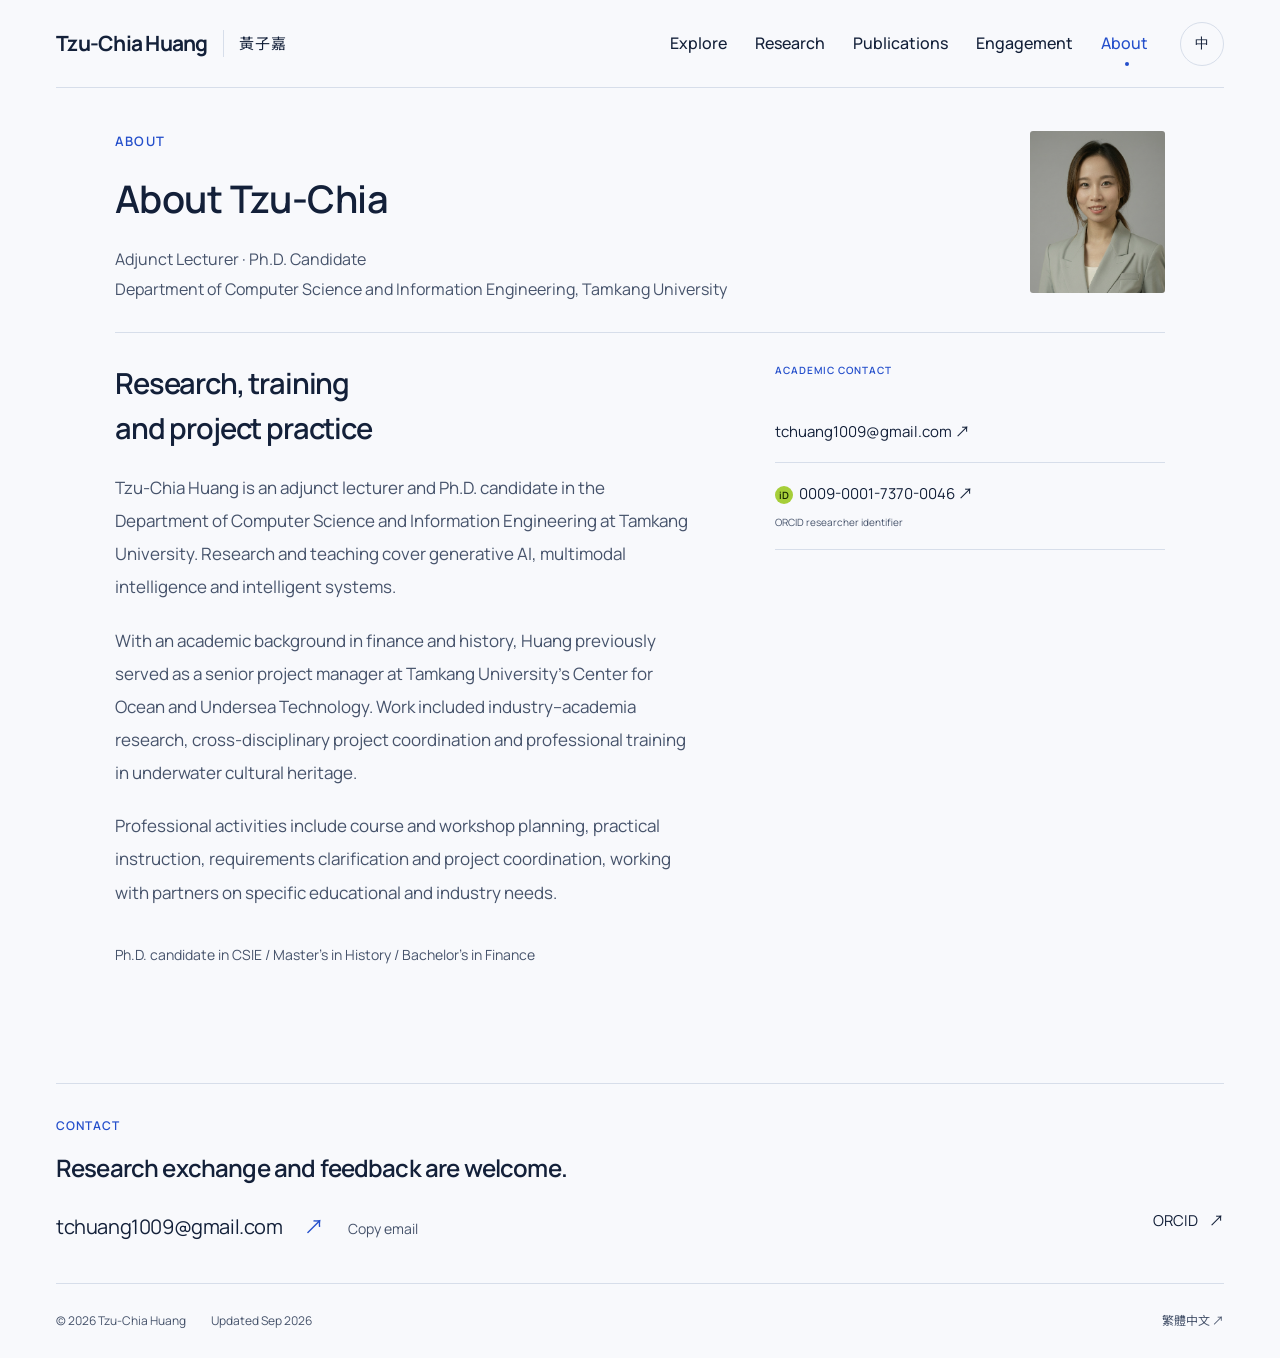
<file: academic/en/about.html>
<!doctype html><html lang="en"><head><meta charset="UTF-8"><meta name="viewport" content="width=device-width,initial-scale=1"><title>About — Tzu-Chia Huang 黃子嘉</title><meta name="description" content="Generative AI, multimodal analysis and intelligent systems, with experience in training and project management."><meta name="theme-color" content="#f8f9fc"><link rel="canonical" href="https://tzuchia1009.github.io/academic/en/about.html"><link rel="alternate" hreflang="zh-Hant" href="../about.html"><meta property="og:title" content="Tzu-Chia Huang · AI research and applied practice"><meta property="og:description" content="Generative AI, multimodal analysis and intelligent systems, with experience in training and project management."><meta property="og:image" content="https://tzuchia1009.github.io/academic/assets/v4/workshop.png"><meta property="og:url" content="https://tzuchia1009.github.io/academic/en/about.html"><link rel="icon" href="../assets/favicon.svg"><link rel="stylesheet" href="../assets/v4/site.css"><script src="../assets/v4/site.js" defer></script></head><body data-page="about" data-copied="Copied" data-copyfail="Please copy manually"><a class="skip" href="#main">Skip to content</a><header class="site-header shell"><a class="wordmark" href="index.html">Tzu-Chia Huang<span>黃子嘉</span></a><nav aria-label="Main navigation"><a href="index.html" >Explore</a><a href="research.html" >Research</a><a href="publications.html" >Publications</a><a href="engagement.html" >Engagement</a><a href="about.html" aria-current="page">About</a></nav><a class="lang" href="../about.html" lang="zh-Hant">中</a></header><main id="main"><section class="about-page shell"><div class="about-top"><div><p class="eyebrow">ABOUT</p><h1>About Tzu-Chia</h1><p>Adjunct Lecturer · Ph.D. Candidate<br>Department of Computer Science and Information Engineering, Tamkang University</p></div><img class="about-portrait" src="../assets/portrait.png" alt="Tzu-Chia Huang" width="152" height="180"></div><div class="about-content"><div><h2>Research, training<br>and project practice</h2><p>Tzu-Chia Huang is an adjunct lecturer and Ph.D. candidate in the Department of Computer Science and Information Engineering at Tamkang University. Research and teaching cover generative AI, multimodal intelligence and intelligent systems.</p><p>With an academic background in finance and history, Huang previously served as a senior project manager at Tamkang University’s Center for Ocean and Undersea Technology. Work included industry–academia research, cross-disciplinary project coordination and professional training in underwater cultural heritage.</p><p>Professional activities include course and workshop planning, practical instruction, requirements clarification and project coordination, working with partners on specific educational and industry needs.</p><p class="degree-note">Ph.D. candidate in CSIE / Master’s in History / Bachelor’s in Finance</p></div><aside><p class="eyebrow">ACADEMIC CONTACT</p><a href="mailto:tchuang1009@gmail.com">tchuang1009@gmail.com ↗</a><a href="https://orcid.org/0009-0001-7370-0046" target="_blank" rel="noopener noreferrer"><span class="orcid-mark">iD</span> 0009-0001-7370-0046 ↗<small>ORCID researcher identifier</small></a></aside></div></section></main><footer class="shell"><div class="footer-top"><div><p class="eyebrow">CONTACT</p><h2>Research exchange and feedback are welcome.</h2><a class="mail" href="mailto:tchuang1009@gmail.com">tchuang1009@gmail.com <span aria-hidden="true">↗</span></a><button class="copy-email" type="button" data-copy="tchuang1009@gmail.com">Copy email</button></div><div class="footer-social"><a href="https://orcid.org/0009-0001-7370-0046" target="_blank" rel="noopener noreferrer">ORCID <span aria-hidden="true">↗</span></a></div></div><div class="footer-bottom"><span>© 2026 Tzu-Chia Huang</span><span>Updated Sep 2026</span><a href="../about.html" lang="zh-Hant">繁體中文 ↗</a></div></footer><p class="toast" role="status" aria-live="polite"></p></body></html>
</file>
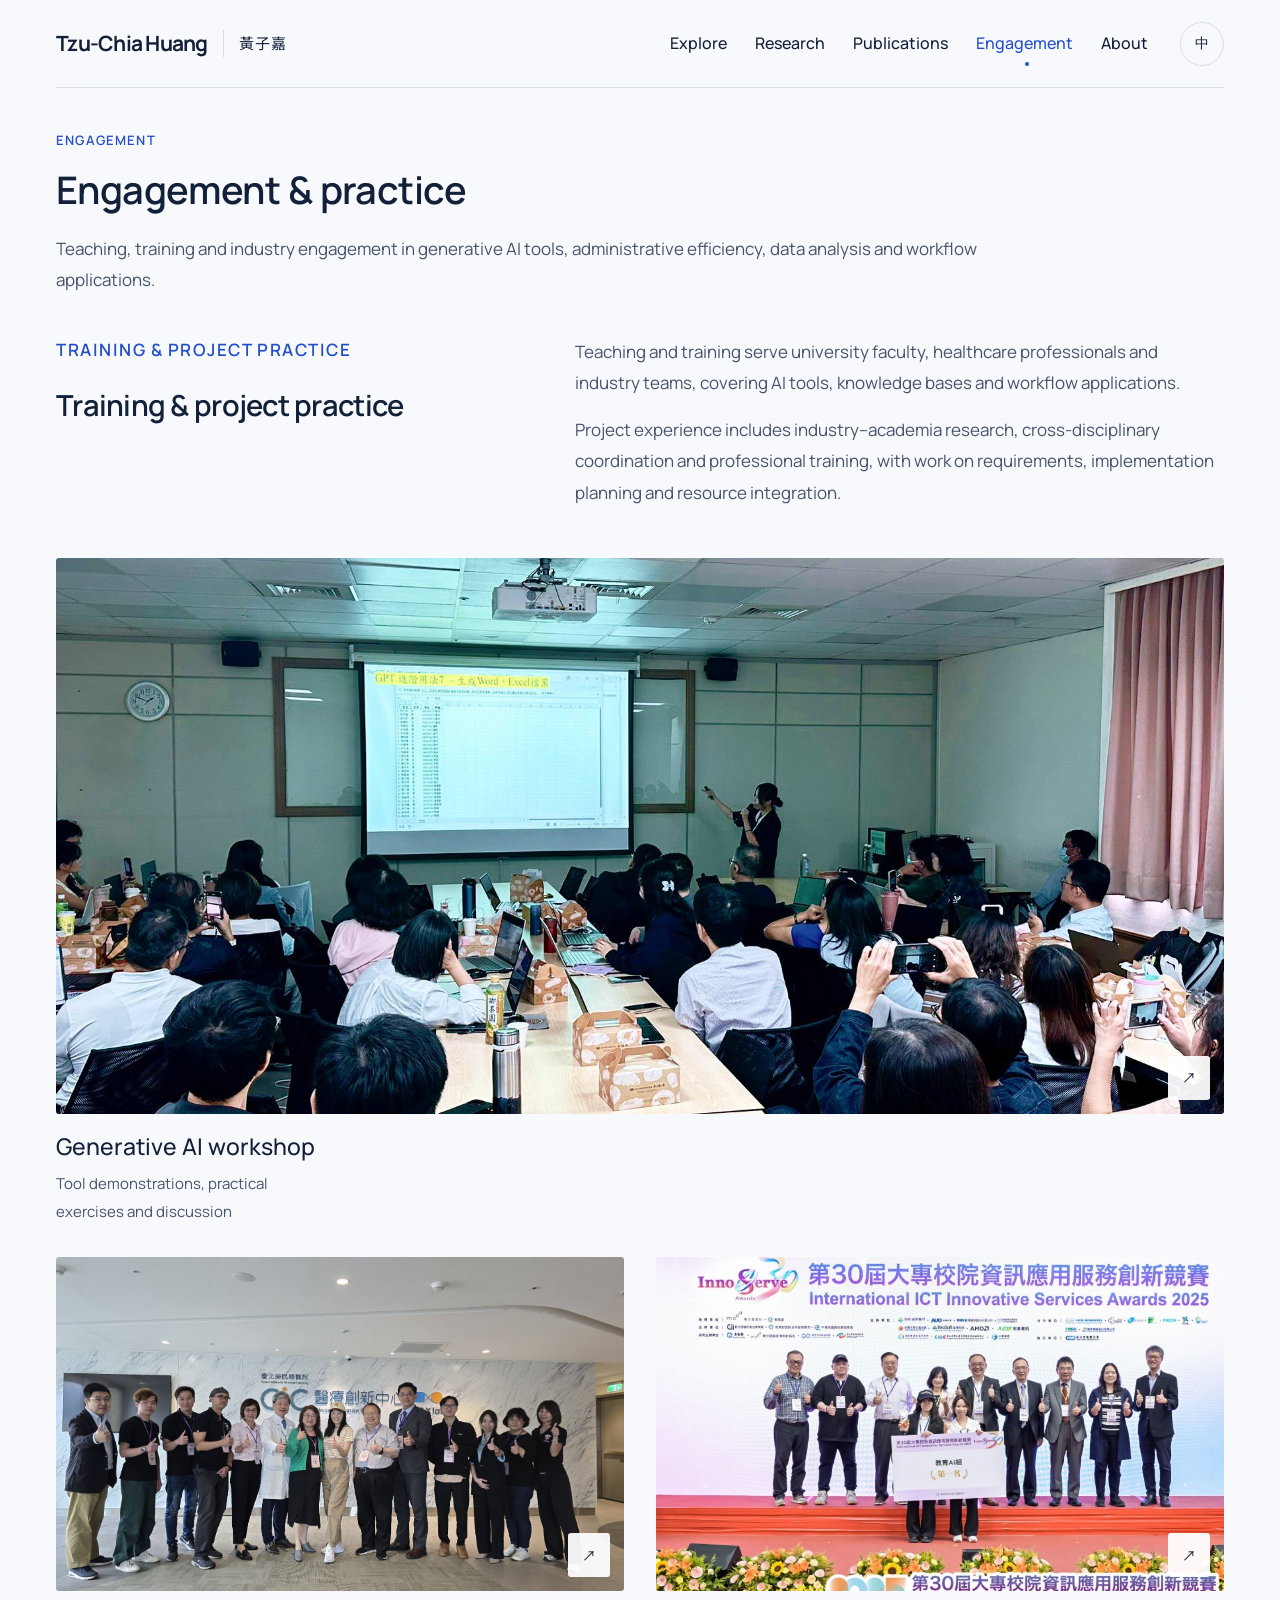
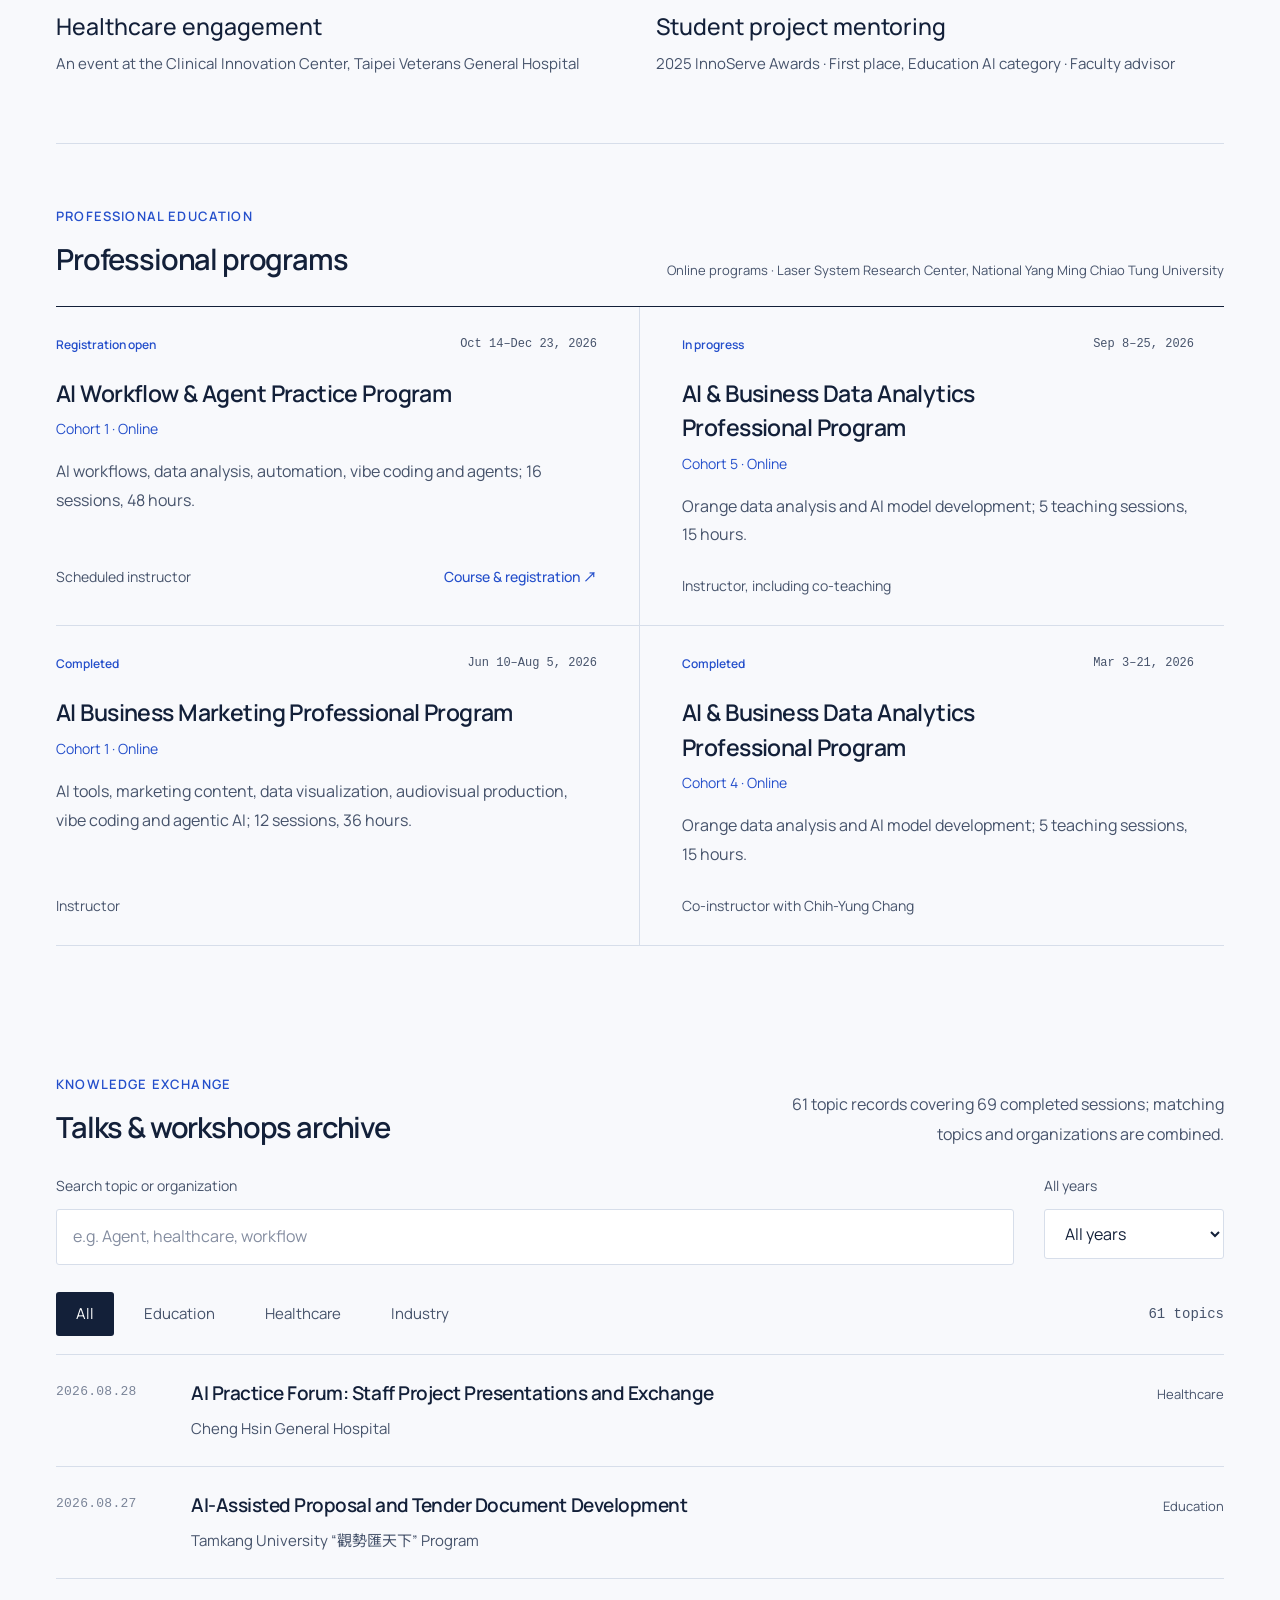
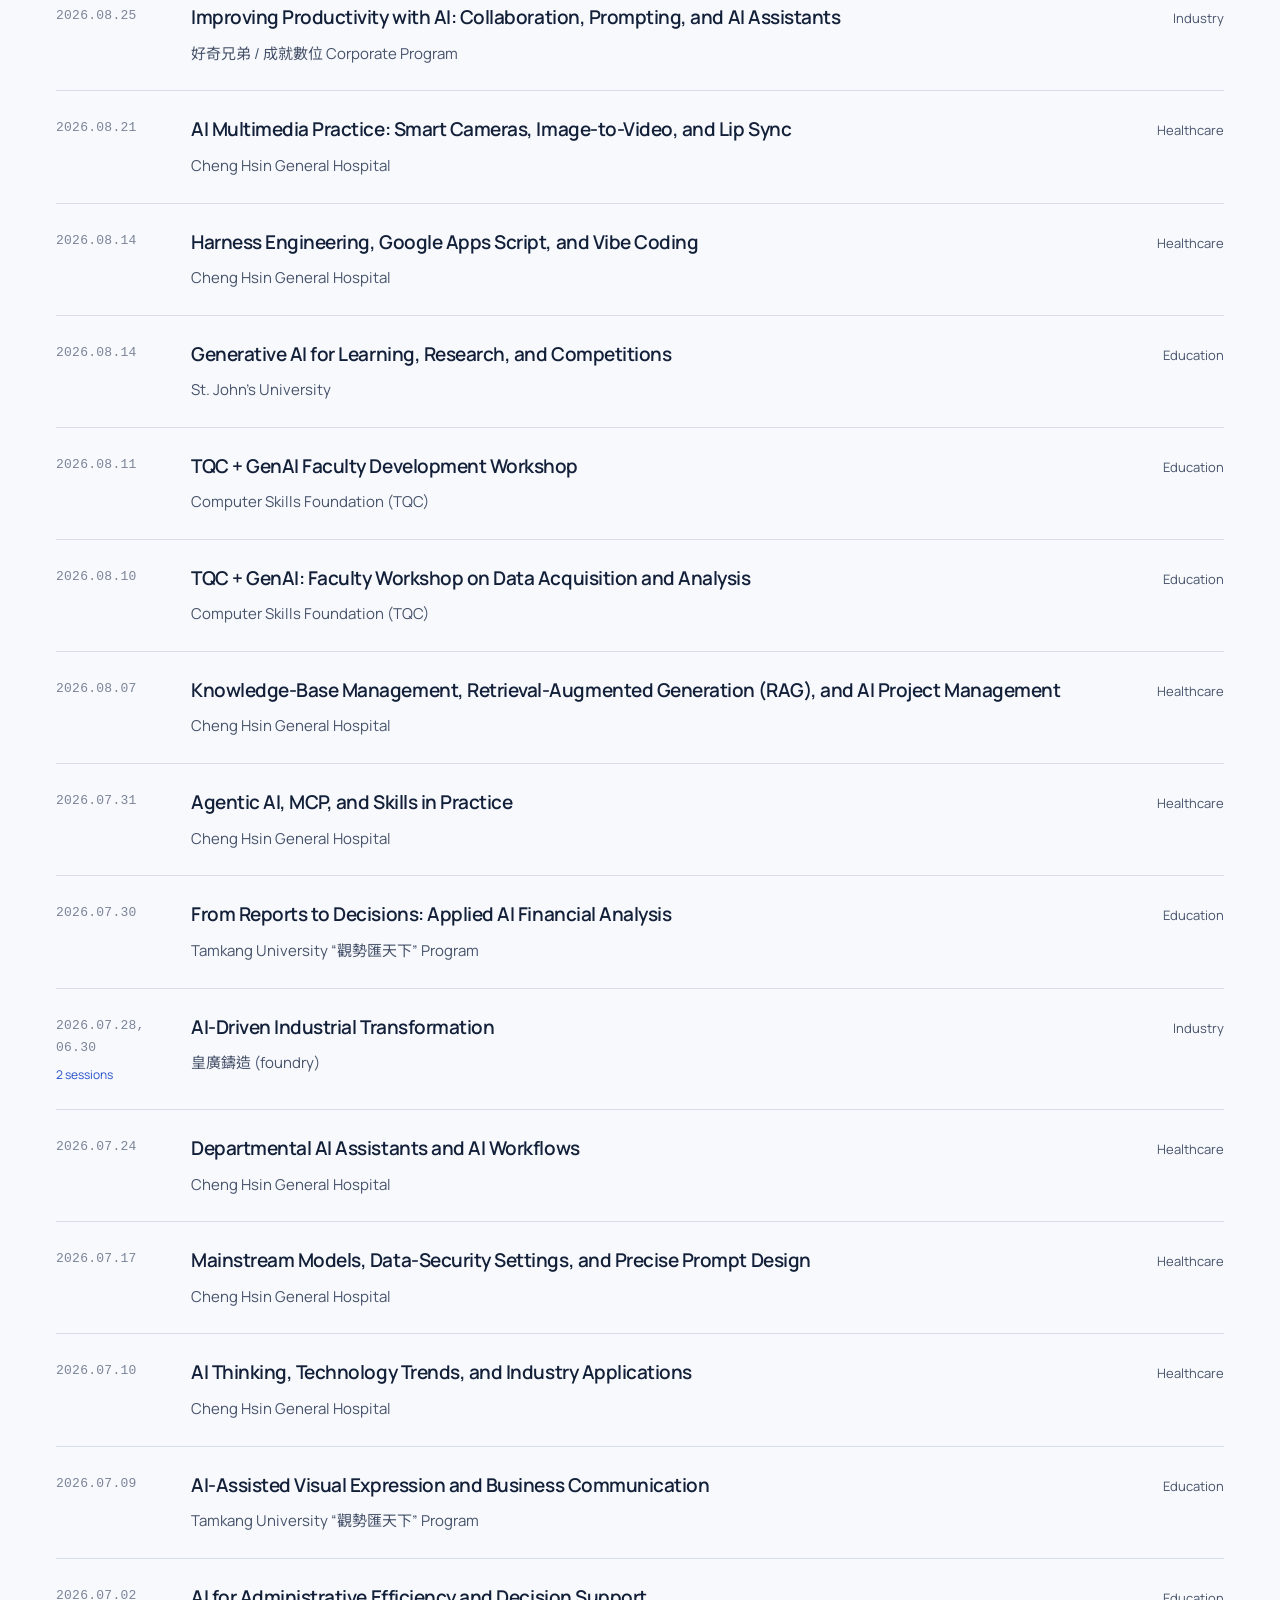
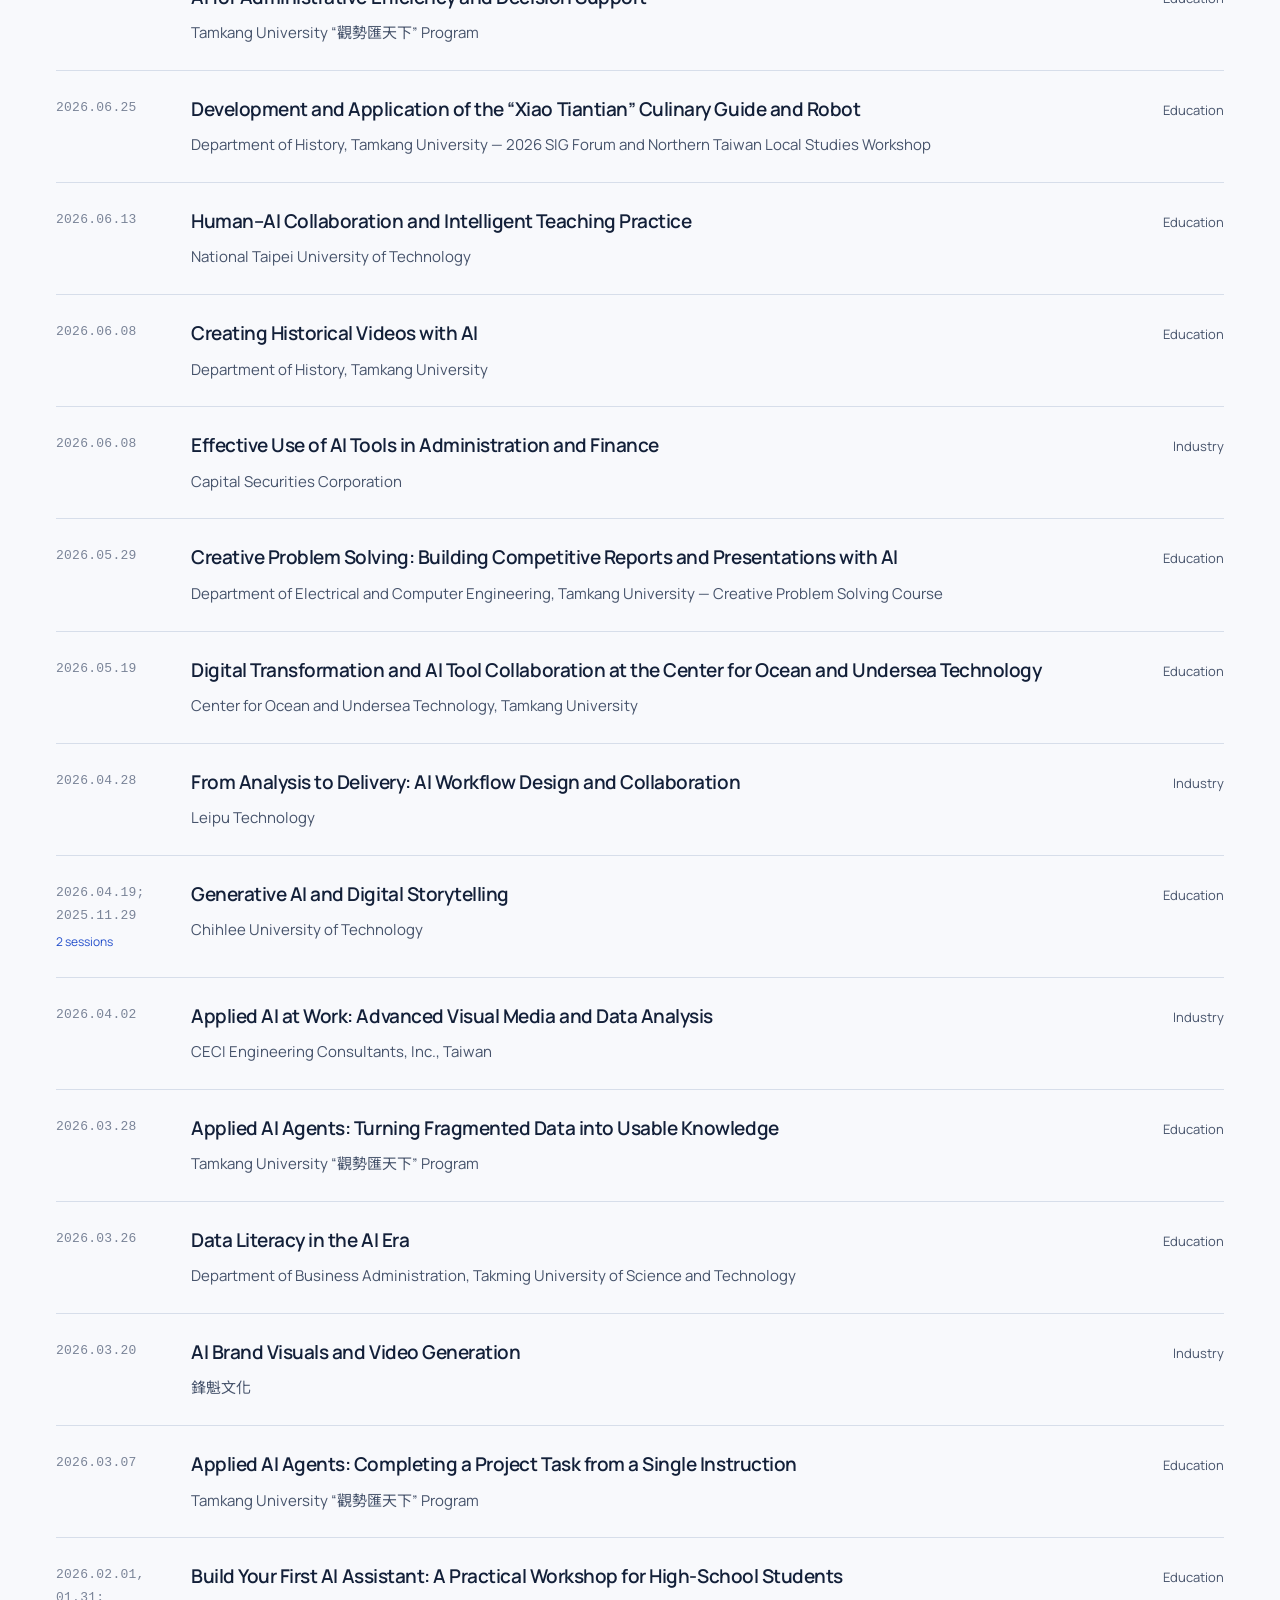
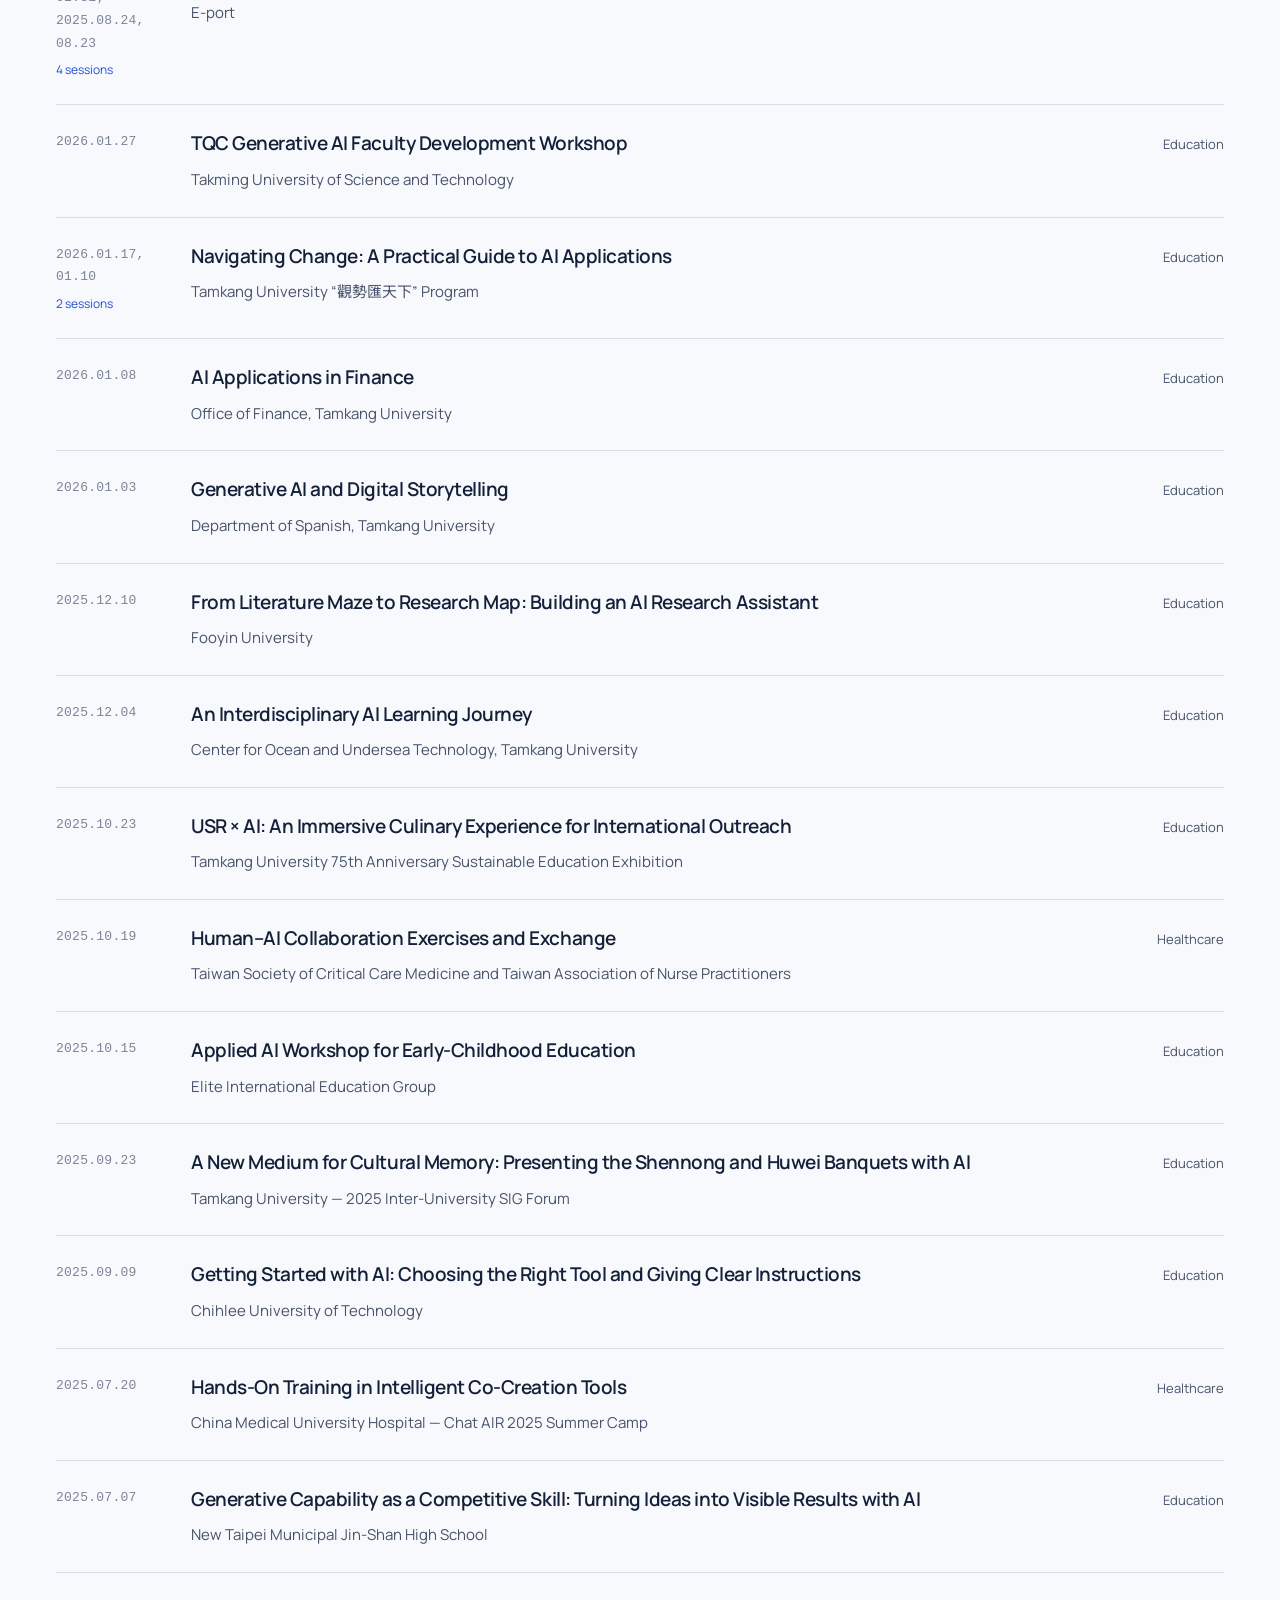
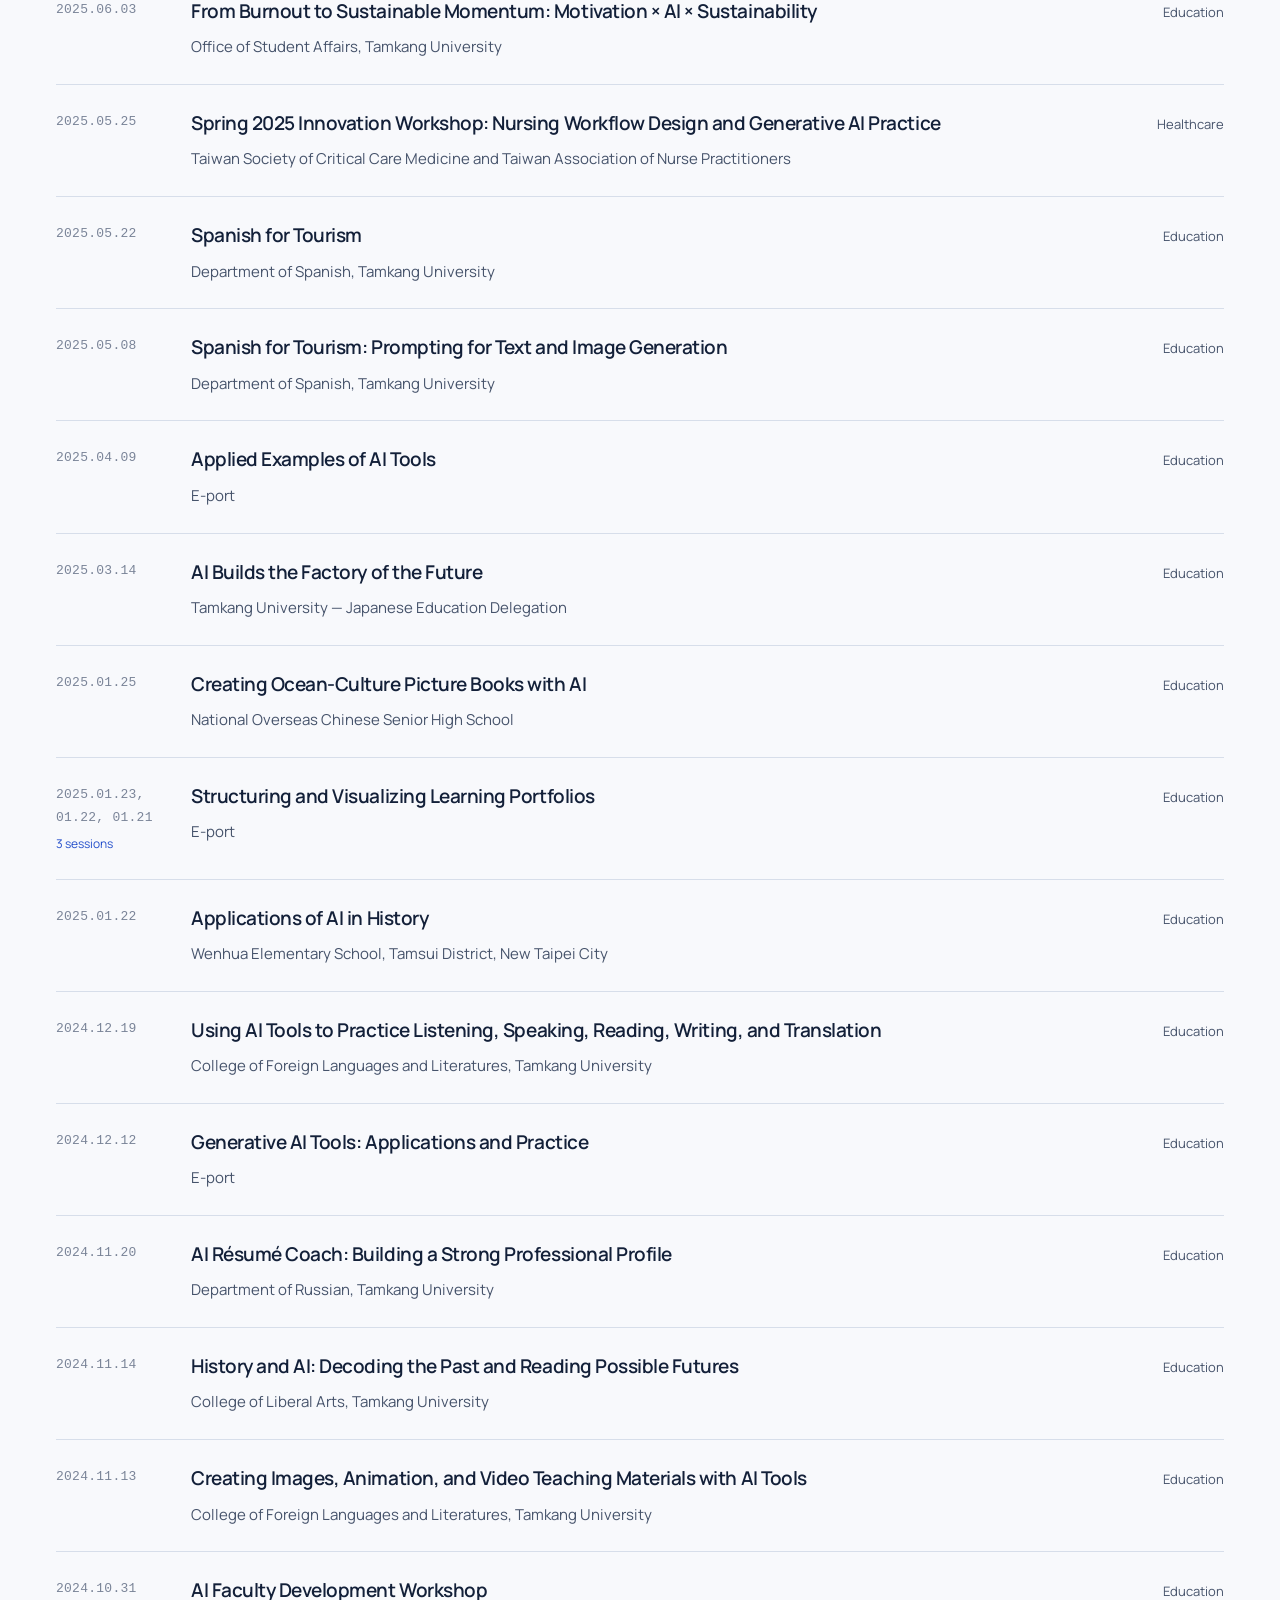
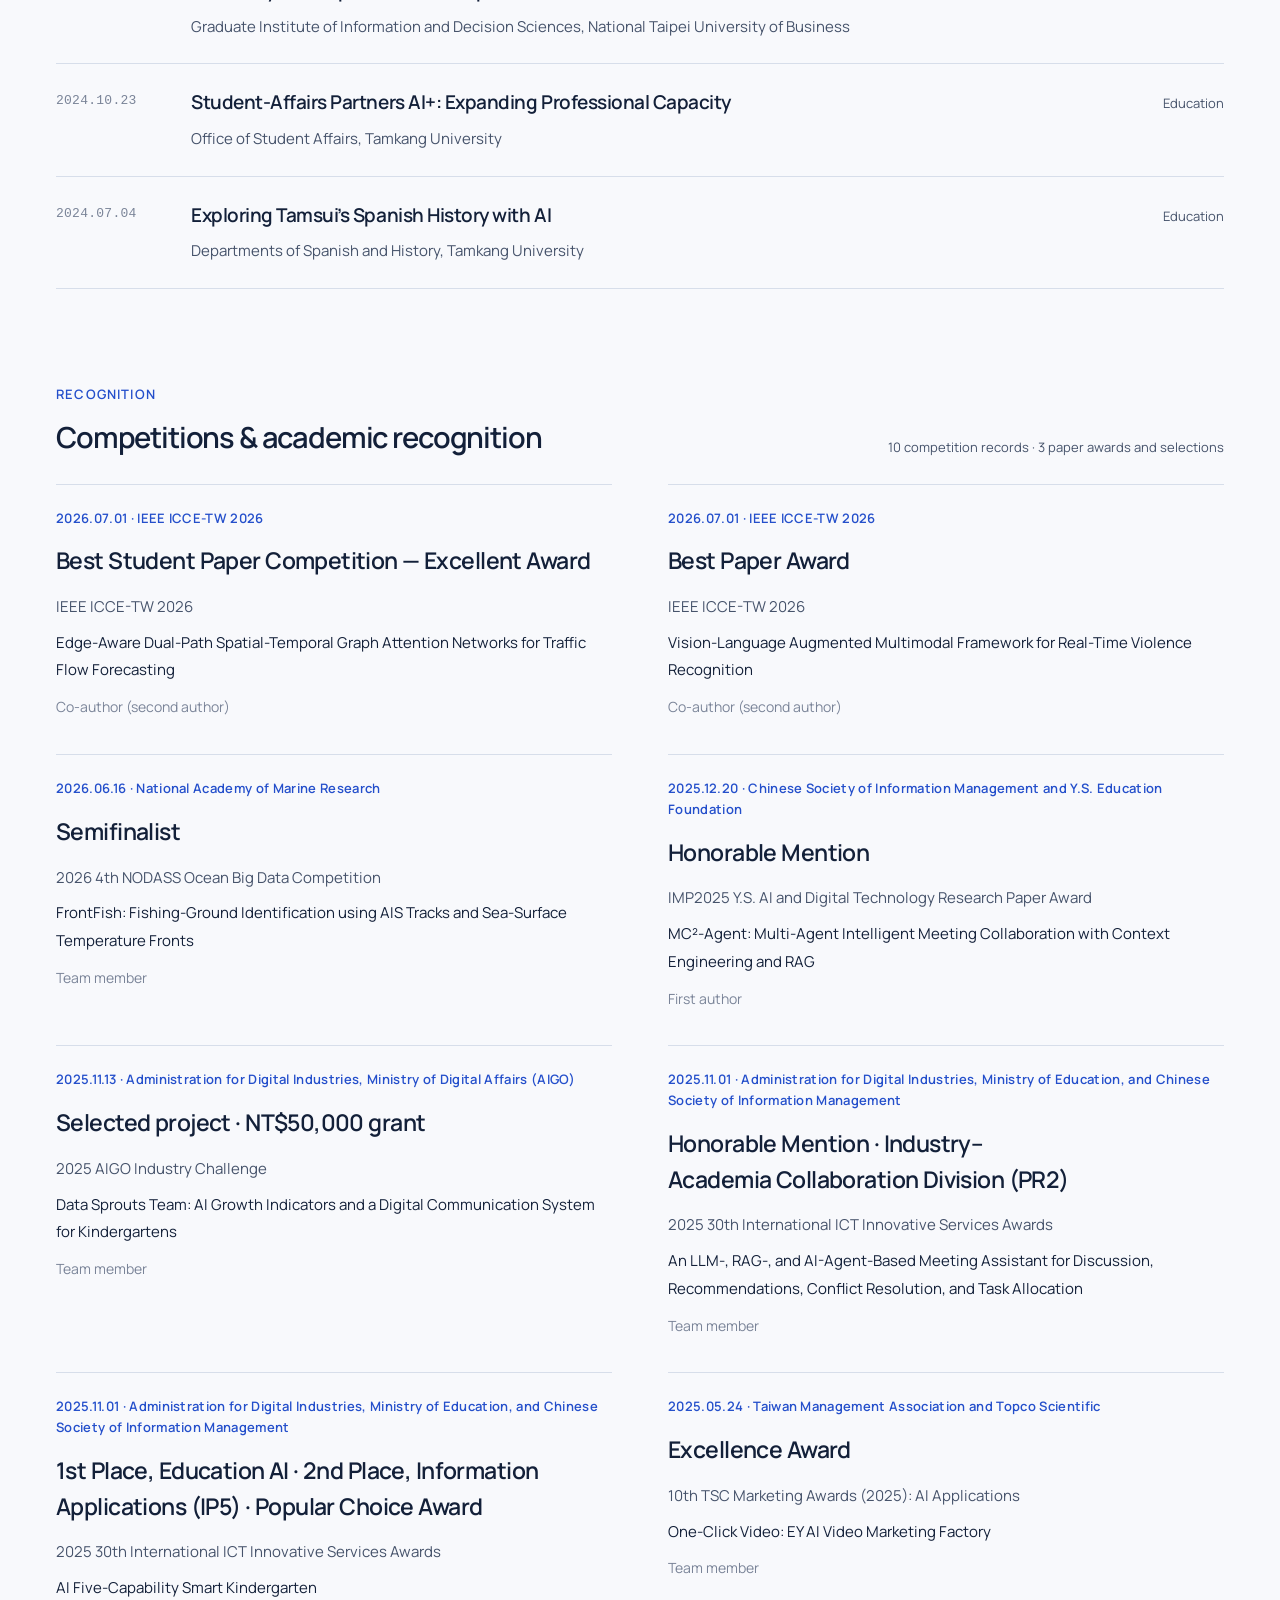
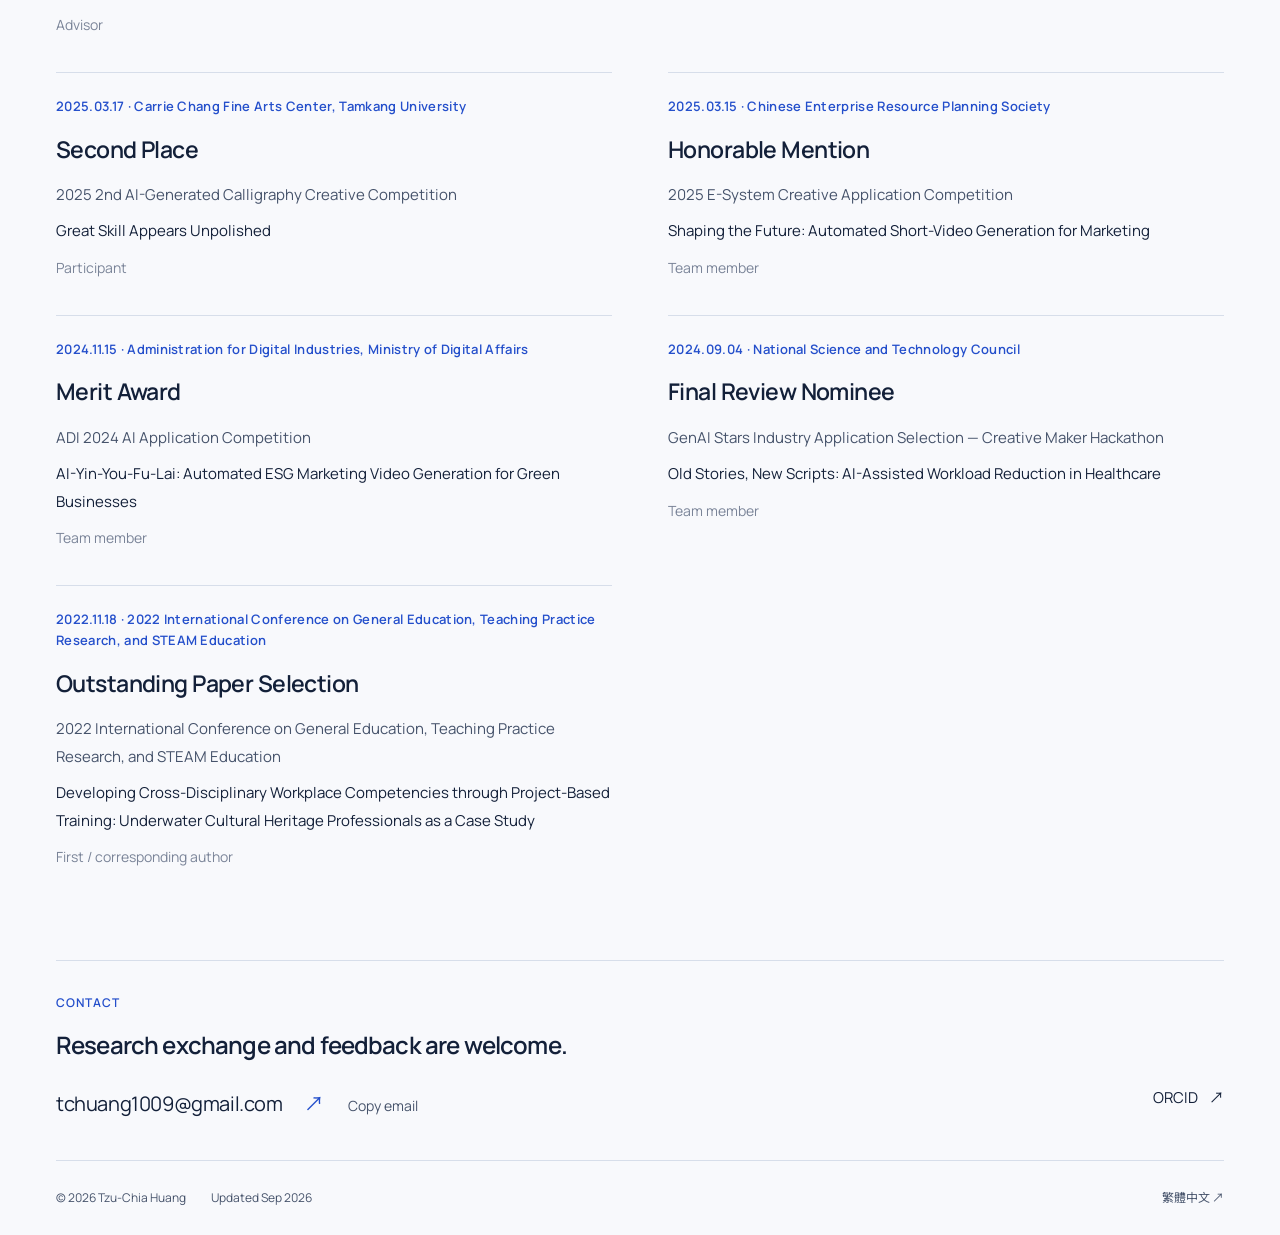
<file: academic/en/engagement.html>
<!doctype html><html lang="en"><head><meta charset="UTF-8"><meta name="viewport" content="width=device-width,initial-scale=1"><title>Engagement — Tzu-Chia Huang 黃子嘉</title><meta name="description" content="Generative AI, multimodal analysis and intelligent systems, with experience in training and project management."><meta name="theme-color" content="#f8f9fc"><link rel="canonical" href="https://tzuchia1009.github.io/academic/en/engagement.html"><link rel="alternate" hreflang="zh-Hant" href="../engagement.html"><meta property="og:title" content="Tzu-Chia Huang · AI research and applied practice"><meta property="og:description" content="Generative AI, multimodal analysis and intelligent systems, with experience in training and project management."><meta property="og:image" content="https://tzuchia1009.github.io/academic/assets/v4/workshop.png"><meta property="og:url" content="https://tzuchia1009.github.io/academic/en/engagement.html"><link rel="icon" href="../assets/favicon.svg"><link rel="stylesheet" href="../assets/v4/site.css"><script src="../assets/v4/site.js" defer></script></head><body data-page="engagement" data-copied="Copied" data-copyfail="Please copy manually"><a class="skip" href="#main">Skip to content</a><header class="site-header shell"><a class="wordmark" href="index.html">Tzu-Chia Huang<span>黃子嘉</span></a><nav aria-label="Main navigation"><a href="index.html" >Explore</a><a href="research.html" >Research</a><a href="publications.html" >Publications</a><a href="engagement.html" aria-current="page">Engagement</a><a href="about.html" >About</a></nav><a class="lang" href="../engagement.html" lang="zh-Hant">中</a></header><main id="main"><section class="page-intro compact shell"><p class="eyebrow">ENGAGEMENT</p><h1>Engagement & practice</h1><p>Teaching, training and industry engagement in generative AI tools, administrative efficiency, data analysis and workflow applications.</p></section><section class="practice-note shell"><div><p class="eyebrow">TRAINING & PROJECT PRACTICE</p><h2>Training & project practice</h2></div><div><p>Teaching and training serve university faculty, healthcare professionals and industry teams, covering AI tools, knowledge bases and workflow applications.</p><p>Project experience includes industry–academia research, cross-disciplinary coordination and professional training, with work on requirements, implementation planning and resource integration.</p></div></section><section class="gallery shell"><figure class="gallery-item"><button class="photo-open" type="button" data-src="../assets/v2/../v4/workshop.png" data-caption="Generative AI workshop · Tool demonstrations, practical exercises and discussion" aria-label="View photo：Generative AI workshop"><img src="../assets/v2/../v4/workshop.png" alt="Generative AI workshop" width="1200" height="800" loading="lazy"><span aria-hidden="true">↗</span></button><figcaption><strong>Generative AI workshop</strong><p>Tool demonstrations, practical exercises and discussion</p></figcaption></figure><figure class="gallery-item"><button class="photo-open" type="button" data-src="../assets/v2/../v4/medical-exchange.png" data-caption="Healthcare engagement · An event at the Clinical Innovation Center, Taipei Veterans General Hospital" aria-label="View photo：Healthcare engagement"><img src="../assets/v2/../v4/medical-exchange.png" alt="Healthcare engagement" width="1200" height="800" loading="lazy"><span aria-hidden="true">↗</span></button><figcaption><strong>Healthcare engagement</strong><p>An event at the Clinical Innovation Center, Taipei Veterans General Hospital</p></figcaption></figure><figure class="gallery-item"><button class="photo-open" type="button" data-src="../assets/v2/../v4/mentoring-award.jpeg" data-caption="Student project mentoring · 2025 InnoServe Awards · First place, Education AI category · Faculty advisor" aria-label="View photo：Student project mentoring"><img src="../assets/v2/../v4/mentoring-award.jpeg" alt="Student project mentoring" width="1200" height="800" loading="lazy"><span aria-hidden="true">↗</span></button><figcaption><strong>Student project mentoring</strong><p>2025 InnoServe Awards · First place, Education AI category · Faculty advisor</p></figcaption></figure></section><section class="cohorts shell"><div class="section-top"><div><p class="eyebrow">PROFESSIONAL EDUCATION</p><h2>Professional programs</h2></div><p>Online programs · Laser System Research Center, National Yang Ming Chiao Tung University</p></div><div class="cohort-grid"><article class="cohort"><div class="cohort-meta"><span>Registration open</span><time>Oct 14–Dec 23, 2026</time></div><h3>AI Workflow & Agent Practice Program</h3><p class="cohort-series">Cohort 1 · Online</p><p>AI workflows, data analysis, automation, vibe coding and agents; 16 sessions, 48 hours.</p><div class="cohort-bottom"><span>Scheduled instructor</span><a href="https://it.stem.lasercenter.nycu.edu.tw/index.php/course/CxPJOBO0X" target="_blank" rel="noopener noreferrer">Course & registration ↗</a></div></article><article class="cohort"><div class="cohort-meta"><span>In progress</span><time>Sep 8–25, 2026</time></div><h3>AI & Business Data Analytics Professional Program</h3><p class="cohort-series">Cohort 5 · Online</p><p>Orange data analysis and AI model development; 5 teaching sessions, 15 hours.</p><div class="cohort-bottom"><span>Instructor, including co-teaching</span></div></article><article class="cohort"><div class="cohort-meta"><span>Completed</span><time>Jun 10–Aug 5, 2026</time></div><h3>AI Business Marketing Professional Program</h3><p class="cohort-series">Cohort 1 · Online</p><p>AI tools, marketing content, data visualization, audiovisual production, vibe coding and agentic AI; 12 sessions, 36 hours.</p><div class="cohort-bottom"><span>Instructor</span></div></article><article class="cohort"><div class="cohort-meta"><span>Completed</span><time>Mar 3–21, 2026</time></div><h3>AI & Business Data Analytics Professional Program</h3><p class="cohort-series">Cohort 4 · Online</p><p>Orange data analysis and AI model development; 5 teaching sessions, 15 hours.</p><div class="cohort-bottom"><span>Co-instructor with Chih-Yung Chang</span></div></article></div></section><section class="talk-archive shell"><div class="section-top"><div><p class="eyebrow">KNOWLEDGE EXCHANGE</p><h2>Talks & workshops archive</h2></div><p>61 topic records covering 69 completed sessions; matching topics and organizations are combined.</p></div><div class="search-line archive-search"><label><span>Search topic or organization</span><input id="talk-search" type="search" autocomplete="off" placeholder="e.g. Agent, healthcare, workflow"></label><label><span>All years</span><select id="talk-year"><option value="all">All years</option><option>2026</option><option>2025</option><option>2024</option></select></label></div><div class="filter-bar" data-target="talk-list"><div class="filters" role="group" aria-label="Session type"><button type="button" data-filter="all" aria-pressed="true">All</button><button type="button" data-filter="education" aria-pressed="false">Education</button><button type="button" data-filter="healthcare" aria-pressed="false">Healthcare</button><button type="button" data-filter="industry" aria-pressed="false">Industry</button></div><span class="results" aria-live="polite" data-unit="topics"></span></div><div id="talk-list"><article class="talk" data-kind="healthcare" data-year="2026" data-sessions="1"><div class="talk-dates"><time>2026.08.28</time></div><div><h3>AI Practice Forum: Staff Project Presentations and Exchange</h3><p>Cheng Hsin General Hospital</p></div><span class="talk-category">Healthcare</span></article><article class="talk" data-kind="education" data-year="2026" data-sessions="1"><div class="talk-dates"><time>2026.08.27</time></div><div><h3>AI-Assisted Proposal and Tender Document Development</h3><p>Tamkang University “觀勢匯天下” Program</p></div><span class="talk-category">Education</span></article><article class="talk" data-kind="industry" data-year="2026" data-sessions="1"><div class="talk-dates"><time>2026.08.25</time></div><div><h3>Improving Productivity with AI: Collaboration, Prompting, and AI Assistants</h3><p>好奇兄弟 / 成就數位 Corporate Program</p></div><span class="talk-category">Industry</span></article><article class="talk" data-kind="healthcare" data-year="2026" data-sessions="1"><div class="talk-dates"><time>2026.08.21</time></div><div><h3>AI Multimedia Practice: Smart Cameras, Image-to-Video, and Lip Sync</h3><p>Cheng Hsin General Hospital</p></div><span class="talk-category">Healthcare</span></article><article class="talk" data-kind="healthcare" data-year="2026" data-sessions="1"><div class="talk-dates"><time>2026.08.14</time></div><div><h3>Harness Engineering, Google Apps Script, and Vibe Coding</h3><p>Cheng Hsin General Hospital</p></div><span class="talk-category">Healthcare</span></article><article class="talk" data-kind="education" data-year="2026" data-sessions="1"><div class="talk-dates"><time>2026.08.14</time></div><div><h3>Generative AI for Learning, Research, and Competitions</h3><p>St. John’s University</p></div><span class="talk-category">Education</span></article><article class="talk" data-kind="education" data-year="2026" data-sessions="1"><div class="talk-dates"><time>2026.08.11</time></div><div><h3>TQC + GenAI Faculty Development Workshop</h3><p>Computer Skills Foundation (TQC)</p></div><span class="talk-category">Education</span></article><article class="talk" data-kind="education" data-year="2026" data-sessions="1"><div class="talk-dates"><time>2026.08.10</time></div><div><h3>TQC + GenAI: Faculty Workshop on Data Acquisition and Analysis</h3><p>Computer Skills Foundation (TQC)</p></div><span class="talk-category">Education</span></article><article class="talk" data-kind="healthcare" data-year="2026" data-sessions="1"><div class="talk-dates"><time>2026.08.07</time></div><div><h3>Knowledge-Base Management, Retrieval-Augmented Generation (RAG), and AI Project Management</h3><p>Cheng Hsin General Hospital</p></div><span class="talk-category">Healthcare</span></article><article class="talk" data-kind="healthcare" data-year="2026" data-sessions="1"><div class="talk-dates"><time>2026.07.31</time></div><div><h3>Agentic AI, MCP, and Skills in Practice</h3><p>Cheng Hsin General Hospital</p></div><span class="talk-category">Healthcare</span></article><article class="talk" data-kind="education" data-year="2026" data-sessions="1"><div class="talk-dates"><time>2026.07.30</time></div><div><h3>From Reports to Decisions: Applied AI Financial Analysis</h3><p>Tamkang University “觀勢匯天下” Program</p></div><span class="talk-category">Education</span></article><article class="talk" data-kind="industry" data-year="2026" data-sessions="2"><div class="talk-dates"><time>2026.07.28, 06.30</time><span>2 sessions</span></div><div><h3>AI-Driven Industrial Transformation</h3><p>皇廣鑄造 (foundry)</p></div><span class="talk-category">Industry</span></article><article class="talk" data-kind="healthcare" data-year="2026" data-sessions="1"><div class="talk-dates"><time>2026.07.24</time></div><div><h3>Departmental AI Assistants and AI Workflows</h3><p>Cheng Hsin General Hospital</p></div><span class="talk-category">Healthcare</span></article><article class="talk" data-kind="healthcare" data-year="2026" data-sessions="1"><div class="talk-dates"><time>2026.07.17</time></div><div><h3>Mainstream Models, Data-Security Settings, and Precise Prompt Design</h3><p>Cheng Hsin General Hospital</p></div><span class="talk-category">Healthcare</span></article><article class="talk" data-kind="healthcare" data-year="2026" data-sessions="1"><div class="talk-dates"><time>2026.07.10</time></div><div><h3>AI Thinking, Technology Trends, and Industry Applications</h3><p>Cheng Hsin General Hospital</p></div><span class="talk-category">Healthcare</span></article><article class="talk" data-kind="education" data-year="2026" data-sessions="1"><div class="talk-dates"><time>2026.07.09</time></div><div><h3>AI-Assisted Visual Expression and Business Communication</h3><p>Tamkang University “觀勢匯天下” Program</p></div><span class="talk-category">Education</span></article><article class="talk" data-kind="education" data-year="2026" data-sessions="1"><div class="talk-dates"><time>2026.07.02</time></div><div><h3>AI for Administrative Efficiency and Decision Support</h3><p>Tamkang University “觀勢匯天下” Program</p></div><span class="talk-category">Education</span></article><article class="talk" data-kind="education" data-year="2026" data-sessions="1"><div class="talk-dates"><time>2026.06.25</time></div><div><h3>Development and Application of the “Xiao Tiantian” Culinary Guide and Robot</h3><p>Department of History, Tamkang University — 2026 SIG Forum and Northern Taiwan Local Studies Workshop</p></div><span class="talk-category">Education</span></article><article class="talk" data-kind="education" data-year="2026" data-sessions="1"><div class="talk-dates"><time>2026.06.13</time></div><div><h3>Human–AI Collaboration and Intelligent Teaching Practice</h3><p>National Taipei University of Technology</p></div><span class="talk-category">Education</span></article><article class="talk" data-kind="education" data-year="2026" data-sessions="1"><div class="talk-dates"><time>2026.06.08</time></div><div><h3>Creating Historical Videos with AI</h3><p>Department of History, Tamkang University</p></div><span class="talk-category">Education</span></article><article class="talk" data-kind="industry" data-year="2026" data-sessions="1"><div class="talk-dates"><time>2026.06.08</time></div><div><h3>Effective Use of AI Tools in Administration and Finance</h3><p>Capital Securities Corporation</p></div><span class="talk-category">Industry</span></article><article class="talk" data-kind="education" data-year="2026" data-sessions="1"><div class="talk-dates"><time>2026.05.29</time></div><div><h3>Creative Problem Solving: Building Competitive Reports and Presentations with AI</h3><p>Department of Electrical and Computer Engineering, Tamkang University — Creative Problem Solving Course</p></div><span class="talk-category">Education</span></article><article class="talk" data-kind="education" data-year="2026" data-sessions="1"><div class="talk-dates"><time>2026.05.19</time></div><div><h3>Digital Transformation and AI Tool Collaboration at the Center for Ocean and Undersea Technology</h3><p>Center for Ocean and Undersea Technology, Tamkang University</p></div><span class="talk-category">Education</span></article><article class="talk" data-kind="industry" data-year="2026" data-sessions="1"><div class="talk-dates"><time>2026.04.28</time></div><div><h3>From Analysis to Delivery: AI Workflow Design and Collaboration</h3><p>Leipu Technology</p></div><span class="talk-category">Industry</span></article><article class="talk" data-kind="education" data-year="2026 2025" data-sessions="2"><div class="talk-dates"><time>2026.04.19; 2025.11.29</time><span>2 sessions</span></div><div><h3>Generative AI and Digital Storytelling</h3><p>Chihlee University of Technology</p></div><span class="talk-category">Education</span></article><article class="talk" data-kind="industry" data-year="2026" data-sessions="1"><div class="talk-dates"><time>2026.04.02</time></div><div><h3>Applied AI at Work: Advanced Visual Media and Data Analysis</h3><p>CECI Engineering Consultants, Inc., Taiwan</p></div><span class="talk-category">Industry</span></article><article class="talk" data-kind="education" data-year="2026" data-sessions="1"><div class="talk-dates"><time>2026.03.28</time></div><div><h3>Applied AI Agents: Turning Fragmented Data into Usable Knowledge</h3><p>Tamkang University “觀勢匯天下” Program</p></div><span class="talk-category">Education</span></article><article class="talk" data-kind="education" data-year="2026" data-sessions="1"><div class="talk-dates"><time>2026.03.26</time></div><div><h3>Data Literacy in the AI Era</h3><p>Department of Business Administration, Takming University of Science and Technology</p></div><span class="talk-category">Education</span></article><article class="talk" data-kind="industry" data-year="2026" data-sessions="1"><div class="talk-dates"><time>2026.03.20</time></div><div><h3>AI Brand Visuals and Video Generation</h3><p>鋒魁文化</p></div><span class="talk-category">Industry</span></article><article class="talk" data-kind="education" data-year="2026" data-sessions="1"><div class="talk-dates"><time>2026.03.07</time></div><div><h3>Applied AI Agents: Completing a Project Task from a Single Instruction</h3><p>Tamkang University “觀勢匯天下” Program</p></div><span class="talk-category">Education</span></article><article class="talk" data-kind="education" data-year="2026 2025" data-sessions="4"><div class="talk-dates"><time>2026.02.01, 01.31; 2025.08.24, 08.23</time><span>4 sessions</span></div><div><h3>Build Your First AI Assistant: A Practical Workshop for High-School Students</h3><p>E-port</p></div><span class="talk-category">Education</span></article><article class="talk" data-kind="education" data-year="2026" data-sessions="1"><div class="talk-dates"><time>2026.01.27</time></div><div><h3>TQC Generative AI Faculty Development Workshop</h3><p>Takming University of Science and Technology</p></div><span class="talk-category">Education</span></article><article class="talk" data-kind="education" data-year="2026" data-sessions="2"><div class="talk-dates"><time>2026.01.17, 01.10</time><span>2 sessions</span></div><div><h3>Navigating Change: A Practical Guide to AI Applications</h3><p>Tamkang University “觀勢匯天下” Program</p></div><span class="talk-category">Education</span></article><article class="talk" data-kind="education" data-year="2026" data-sessions="1"><div class="talk-dates"><time>2026.01.08</time></div><div><h3>AI Applications in Finance</h3><p>Office of Finance, Tamkang University</p></div><span class="talk-category">Education</span></article><article class="talk" data-kind="education" data-year="2026" data-sessions="1"><div class="talk-dates"><time>2026.01.03</time></div><div><h3>Generative AI and Digital Storytelling</h3><p>Department of Spanish, Tamkang University</p></div><span class="talk-category">Education</span></article><article class="talk" data-kind="education" data-year="2025" data-sessions="1"><div class="talk-dates"><time>2025.12.10</time></div><div><h3>From Literature Maze to Research Map: Building an AI Research Assistant</h3><p>Fooyin University</p></div><span class="talk-category">Education</span></article><article class="talk" data-kind="education" data-year="2025" data-sessions="1"><div class="talk-dates"><time>2025.12.04</time></div><div><h3>An Interdisciplinary AI Learning Journey</h3><p>Center for Ocean and Undersea Technology, Tamkang University</p></div><span class="talk-category">Education</span></article><article class="talk" data-kind="education" data-year="2025" data-sessions="1"><div class="talk-dates"><time>2025.10.23</time></div><div><h3>USR × AI: An Immersive Culinary Experience for International Outreach</h3><p>Tamkang University 75th Anniversary Sustainable Education Exhibition</p></div><span class="talk-category">Education</span></article><article class="talk" data-kind="healthcare" data-year="2025" data-sessions="1"><div class="talk-dates"><time>2025.10.19</time></div><div><h3>Human–AI Collaboration Exercises and Exchange</h3><p>Taiwan Society of Critical Care Medicine and Taiwan Association of Nurse Practitioners</p></div><span class="talk-category">Healthcare</span></article><article class="talk" data-kind="education" data-year="2025" data-sessions="1"><div class="talk-dates"><time>2025.10.15</time></div><div><h3>Applied AI Workshop for Early-Childhood Education</h3><p>Elite International Education Group</p></div><span class="talk-category">Education</span></article><article class="talk" data-kind="education" data-year="2025" data-sessions="1"><div class="talk-dates"><time>2025.09.23</time></div><div><h3>A New Medium for Cultural Memory: Presenting the Shennong and Huwei Banquets with AI</h3><p>Tamkang University — 2025 Inter-University SIG Forum</p></div><span class="talk-category">Education</span></article><article class="talk" data-kind="education" data-year="2025" data-sessions="1"><div class="talk-dates"><time>2025.09.09</time></div><div><h3>Getting Started with AI: Choosing the Right Tool and Giving Clear Instructions</h3><p>Chihlee University of Technology</p></div><span class="talk-category">Education</span></article><article class="talk" data-kind="healthcare" data-year="2025" data-sessions="1"><div class="talk-dates"><time>2025.07.20</time></div><div><h3>Hands-On Training in Intelligent Co-Creation Tools</h3><p>China Medical University Hospital — Chat AIR 2025 Summer Camp</p></div><span class="talk-category">Healthcare</span></article><article class="talk" data-kind="education" data-year="2025" data-sessions="1"><div class="talk-dates"><time>2025.07.07</time></div><div><h3>Generative Capability as a Competitive Skill: Turning Ideas into Visible Results with AI</h3><p>New Taipei Municipal Jin-Shan High School</p></div><span class="talk-category">Education</span></article><article class="talk" data-kind="education" data-year="2025" data-sessions="1"><div class="talk-dates"><time>2025.06.03</time></div><div><h3>From Burnout to Sustainable Momentum: Motivation × AI × Sustainability</h3><p>Office of Student Affairs, Tamkang University</p></div><span class="talk-category">Education</span></article><article class="talk" data-kind="healthcare" data-year="2025" data-sessions="1"><div class="talk-dates"><time>2025.05.25</time></div><div><h3>Spring 2025 Innovation Workshop: Nursing Workflow Design and Generative AI Practice</h3><p>Taiwan Society of Critical Care Medicine and Taiwan Association of Nurse Practitioners</p></div><span class="talk-category">Healthcare</span></article><article class="talk" data-kind="education" data-year="2025" data-sessions="1"><div class="talk-dates"><time>2025.05.22</time></div><div><h3>Spanish for Tourism</h3><p>Department of Spanish, Tamkang University</p></div><span class="talk-category">Education</span></article><article class="talk" data-kind="education" data-year="2025" data-sessions="1"><div class="talk-dates"><time>2025.05.08</time></div><div><h3>Spanish for Tourism: Prompting for Text and Image Generation</h3><p>Department of Spanish, Tamkang University</p></div><span class="talk-category">Education</span></article><article class="talk" data-kind="education" data-year="2025" data-sessions="1"><div class="talk-dates"><time>2025.04.09</time></div><div><h3>Applied Examples of AI Tools</h3><p>E-port</p></div><span class="talk-category">Education</span></article><article class="talk" data-kind="education" data-year="2025" data-sessions="1"><div class="talk-dates"><time>2025.03.14</time></div><div><h3>AI Builds the Factory of the Future</h3><p>Tamkang University — Japanese Education Delegation</p></div><span class="talk-category">Education</span></article><article class="talk" data-kind="education" data-year="2025" data-sessions="1"><div class="talk-dates"><time>2025.01.25</time></div><div><h3>Creating Ocean-Culture Picture Books with AI</h3><p>National Overseas Chinese Senior High School</p></div><span class="talk-category">Education</span></article><article class="talk" data-kind="education" data-year="2025" data-sessions="3"><div class="talk-dates"><time>2025.01.23, 01.22, 01.21</time><span>3 sessions</span></div><div><h3>Structuring and Visualizing Learning Portfolios</h3><p>E-port</p></div><span class="talk-category">Education</span></article><article class="talk" data-kind="education" data-year="2025" data-sessions="1"><div class="talk-dates"><time>2025.01.22</time></div><div><h3>Applications of AI in History</h3><p>Wenhua Elementary School, Tamsui District, New Taipei City</p></div><span class="talk-category">Education</span></article><article class="talk" data-kind="education" data-year="2024" data-sessions="1"><div class="talk-dates"><time>2024.12.19</time></div><div><h3>Using AI Tools to Practice Listening, Speaking, Reading, Writing, and Translation</h3><p>College of Foreign Languages and Literatures, Tamkang University</p></div><span class="talk-category">Education</span></article><article class="talk" data-kind="education" data-year="2024" data-sessions="1"><div class="talk-dates"><time>2024.12.12</time></div><div><h3>Generative AI Tools: Applications and Practice</h3><p>E-port</p></div><span class="talk-category">Education</span></article><article class="talk" data-kind="education" data-year="2024" data-sessions="1"><div class="talk-dates"><time>2024.11.20</time></div><div><h3>AI Résumé Coach: Building a Strong Professional Profile</h3><p>Department of Russian, Tamkang University</p></div><span class="talk-category">Education</span></article><article class="talk" data-kind="education" data-year="2024" data-sessions="1"><div class="talk-dates"><time>2024.11.14</time></div><div><h3>History and AI: Decoding the Past and Reading Possible Futures</h3><p>College of Liberal Arts, Tamkang University</p></div><span class="talk-category">Education</span></article><article class="talk" data-kind="education" data-year="2024" data-sessions="1"><div class="talk-dates"><time>2024.11.13</time></div><div><h3>Creating Images, Animation, and Video Teaching Materials with AI Tools</h3><p>College of Foreign Languages and Literatures, Tamkang University</p></div><span class="talk-category">Education</span></article><article class="talk" data-kind="education" data-year="2024" data-sessions="1"><div class="talk-dates"><time>2024.10.31</time></div><div><h3>AI Faculty Development Workshop</h3><p>Graduate Institute of Information and Decision Sciences, National Taipei University of Business</p></div><span class="talk-category">Education</span></article><article class="talk" data-kind="education" data-year="2024" data-sessions="1"><div class="talk-dates"><time>2024.10.23</time></div><div><h3>Student-Affairs Partners AI+: Expanding Professional Capacity</h3><p>Office of Student Affairs, Tamkang University</p></div><span class="talk-category">Education</span></article><article class="talk" data-kind="education" data-year="2024" data-sessions="1"><div class="talk-dates"><time>2024.07.04</time></div><div><h3>Exploring Tamsui’s Spanish History with AI</h3><p>Departments of Spanish and History, Tamkang University</p></div><span class="talk-category">Education</span></article></div><div class="empty" hidden><p>No matching records. Try another keyword or filter.</p><button type="button" id="clear-talk-filters">Clear filters</button></div></section><section class="recognition shell"><div class="section-top"><div><p class="eyebrow">RECOGNITION</p><h2>Competitions & academic recognition</h2></div><p>10 competition records · 3 paper awards and selections</p></div><div class="awards"><article class="award"><div class="eyebrow">2026.07.01 · IEEE ICCE-TW 2026</div><h3>Best Student Paper Competition — Excellent Award</h3><p>IEEE ICCE-TW 2026</p><p class="award-work">Edge-Aware Dual-Path Spatial-Temporal Graph Attention Networks for Traffic Flow Forecasting</p><span>Co-author (second author)</span></article><article class="award"><div class="eyebrow">2026.07.01 · IEEE ICCE-TW 2026</div><h3>Best Paper Award</h3><p>IEEE ICCE-TW 2026</p><p class="award-work">Vision-Language Augmented Multimodal Framework for Real-Time Violence Recognition</p><span>Co-author (second author)</span></article><article class="award"><div class="eyebrow">2026.06.16 · National Academy of Marine Research</div><h3>Semifinalist</h3><p>2026 4th NODASS Ocean Big Data Competition</p><p class="award-work">FrontFish: Fishing-Ground Identification using AIS Tracks and Sea-Surface Temperature Fronts</p><span>Team member</span></article><article class="award"><div class="eyebrow">2025.12.20 · Chinese Society of Information Management and Y.S. Education Foundation</div><h3>Honorable Mention</h3><p>IMP2025 Y.S. AI and Digital Technology Research Paper Award</p><p class="award-work">MC²-Agent: Multi-Agent Intelligent Meeting Collaboration with Context Engineering and RAG</p><span>First author</span></article><article class="award"><div class="eyebrow">2025.11.13 · Administration for Digital Industries, Ministry of Digital Affairs (AIGO)</div><h3>Selected project · NT$50,000 grant</h3><p>2025 AIGO Industry Challenge</p><p class="award-work">Data Sprouts Team: AI Growth Indicators and a Digital Communication System for Kindergartens</p><span>Team member</span></article><article class="award"><div class="eyebrow">2025.11.01 · Administration for Digital Industries, Ministry of Education, and Chinese Society of Information Management</div><h3>Honorable Mention · Industry–Academia Collaboration Division (PR2)</h3><p>2025 30th International ICT Innovative Services Awards</p><p class="award-work">An LLM-, RAG-, and AI-Agent-Based Meeting Assistant for Discussion, Recommendations, Conflict Resolution, and Task Allocation</p><span>Team member</span></article><article class="award"><div class="eyebrow">2025.11.01 · Administration for Digital Industries, Ministry of Education, and Chinese Society of Information Management</div><h3>1st Place, Education AI · 2nd Place, Information Applications (IP5) · Popular Choice Award</h3><p>2025 30th International ICT Innovative Services Awards</p><p class="award-work">AI Five-Capability Smart Kindergarten</p><span>Advisor</span></article><article class="award"><div class="eyebrow">2025.05.24 · Taiwan Management Association and Topco Scientific</div><h3>Excellence Award</h3><p>10th TSC Marketing Awards (2025): AI Applications</p><p class="award-work">One-Click Video: EY AI Video Marketing Factory</p><span>Team member</span></article><article class="award"><div class="eyebrow">2025.03.17 · Carrie Chang Fine Arts Center, Tamkang University</div><h3>Second Place</h3><p>2025 2nd AI-Generated Calligraphy Creative Competition</p><p class="award-work">Great Skill Appears Unpolished</p><span>Participant</span></article><article class="award"><div class="eyebrow">2025.03.15 · Chinese Enterprise Resource Planning Society</div><h3>Honorable Mention</h3><p>2025 E-System Creative Application Competition</p><p class="award-work">Shaping the Future: Automated Short-Video Generation for Marketing</p><span>Team member</span></article><article class="award"><div class="eyebrow">2024.11.15 · Administration for Digital Industries, Ministry of Digital Affairs</div><h3>Merit Award</h3><p>ADI 2024 AI Application Competition</p><p class="award-work">AI-Yin-You-Fu-Lai: Automated ESG Marketing Video Generation for Green Businesses</p><span>Team member</span></article><article class="award"><div class="eyebrow">2024.09.04 · National Science and Technology Council</div><h3>Final Review Nominee</h3><p>GenAI Stars Industry Application Selection — Creative Maker Hackathon</p><p class="award-work">Old Stories, New Scripts: AI-Assisted Workload Reduction in Healthcare</p><span>Team member</span></article><article class="award"><div class="eyebrow">2022.11.18 · 2022 International Conference on General Education, Teaching Practice Research, and STEAM Education</div><h3>Outstanding Paper Selection</h3><p>2022 International Conference on General Education, Teaching Practice Research, and STEAM Education</p><p class="award-work">Developing Cross-Disciplinary Workplace Competencies through Project-Based Training: Underwater Cultural Heritage Professionals as a Case Study</p><span>First / corresponding author</span></article></div></section><dialog class="lightbox"><button class="lightbox-close" type="button" aria-label="Close photo">×</button><figure><div class="image-scroll"><img alt=""></div><figcaption></figcaption><button type="button" class="zoom-toggle" aria-pressed="false" data-fit="Fit to window" data-zoom="Original size">Original size</button></figure></dialog></main><footer class="shell"><div class="footer-top"><div><p class="eyebrow">CONTACT</p><h2>Research exchange and feedback are welcome.</h2><a class="mail" href="mailto:tchuang1009@gmail.com">tchuang1009@gmail.com <span aria-hidden="true">↗</span></a><button class="copy-email" type="button" data-copy="tchuang1009@gmail.com">Copy email</button></div><div class="footer-social"><a href="https://orcid.org/0009-0001-7370-0046" target="_blank" rel="noopener noreferrer">ORCID <span aria-hidden="true">↗</span></a></div></div><div class="footer-bottom"><span>© 2026 Tzu-Chia Huang</span><span>Updated Sep 2026</span><a href="../engagement.html" lang="zh-Hant">繁體中文 ↗</a></div></footer><p class="toast" role="status" aria-live="polite"></p></body></html>
</file>
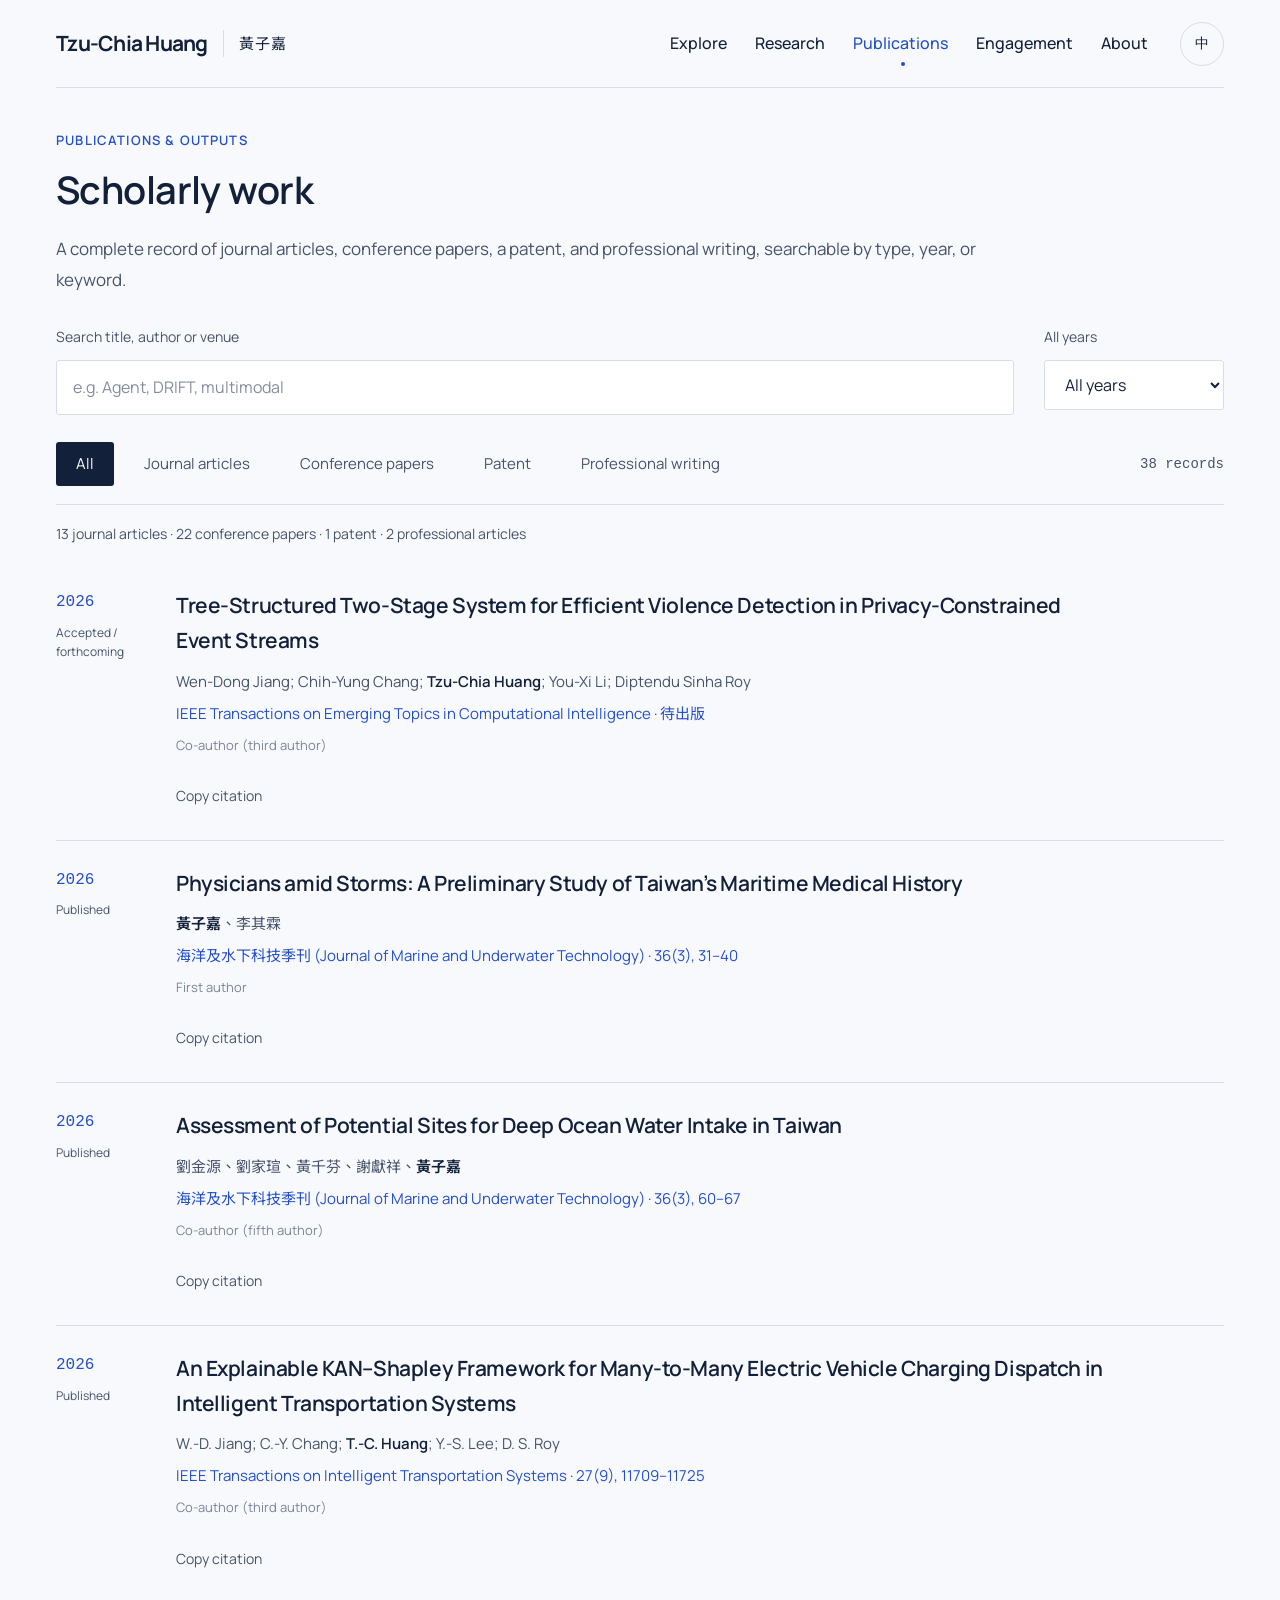
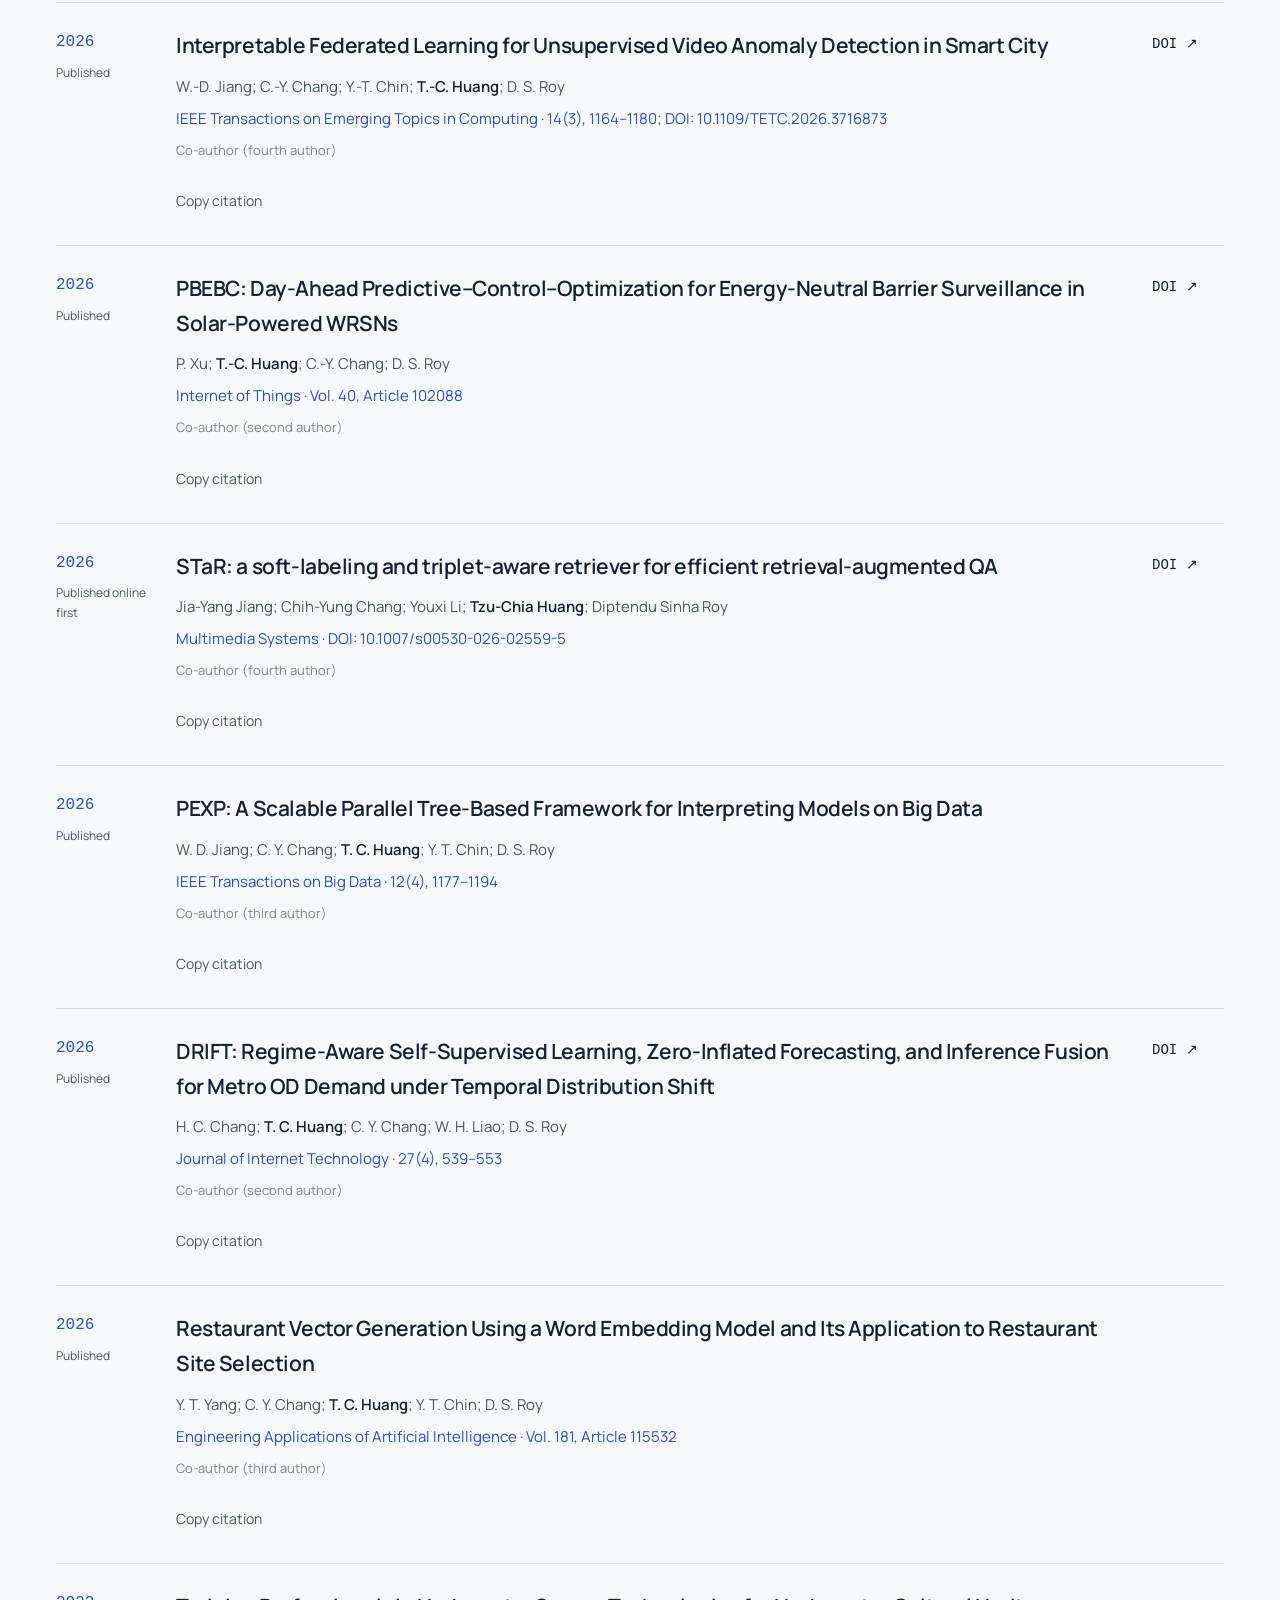
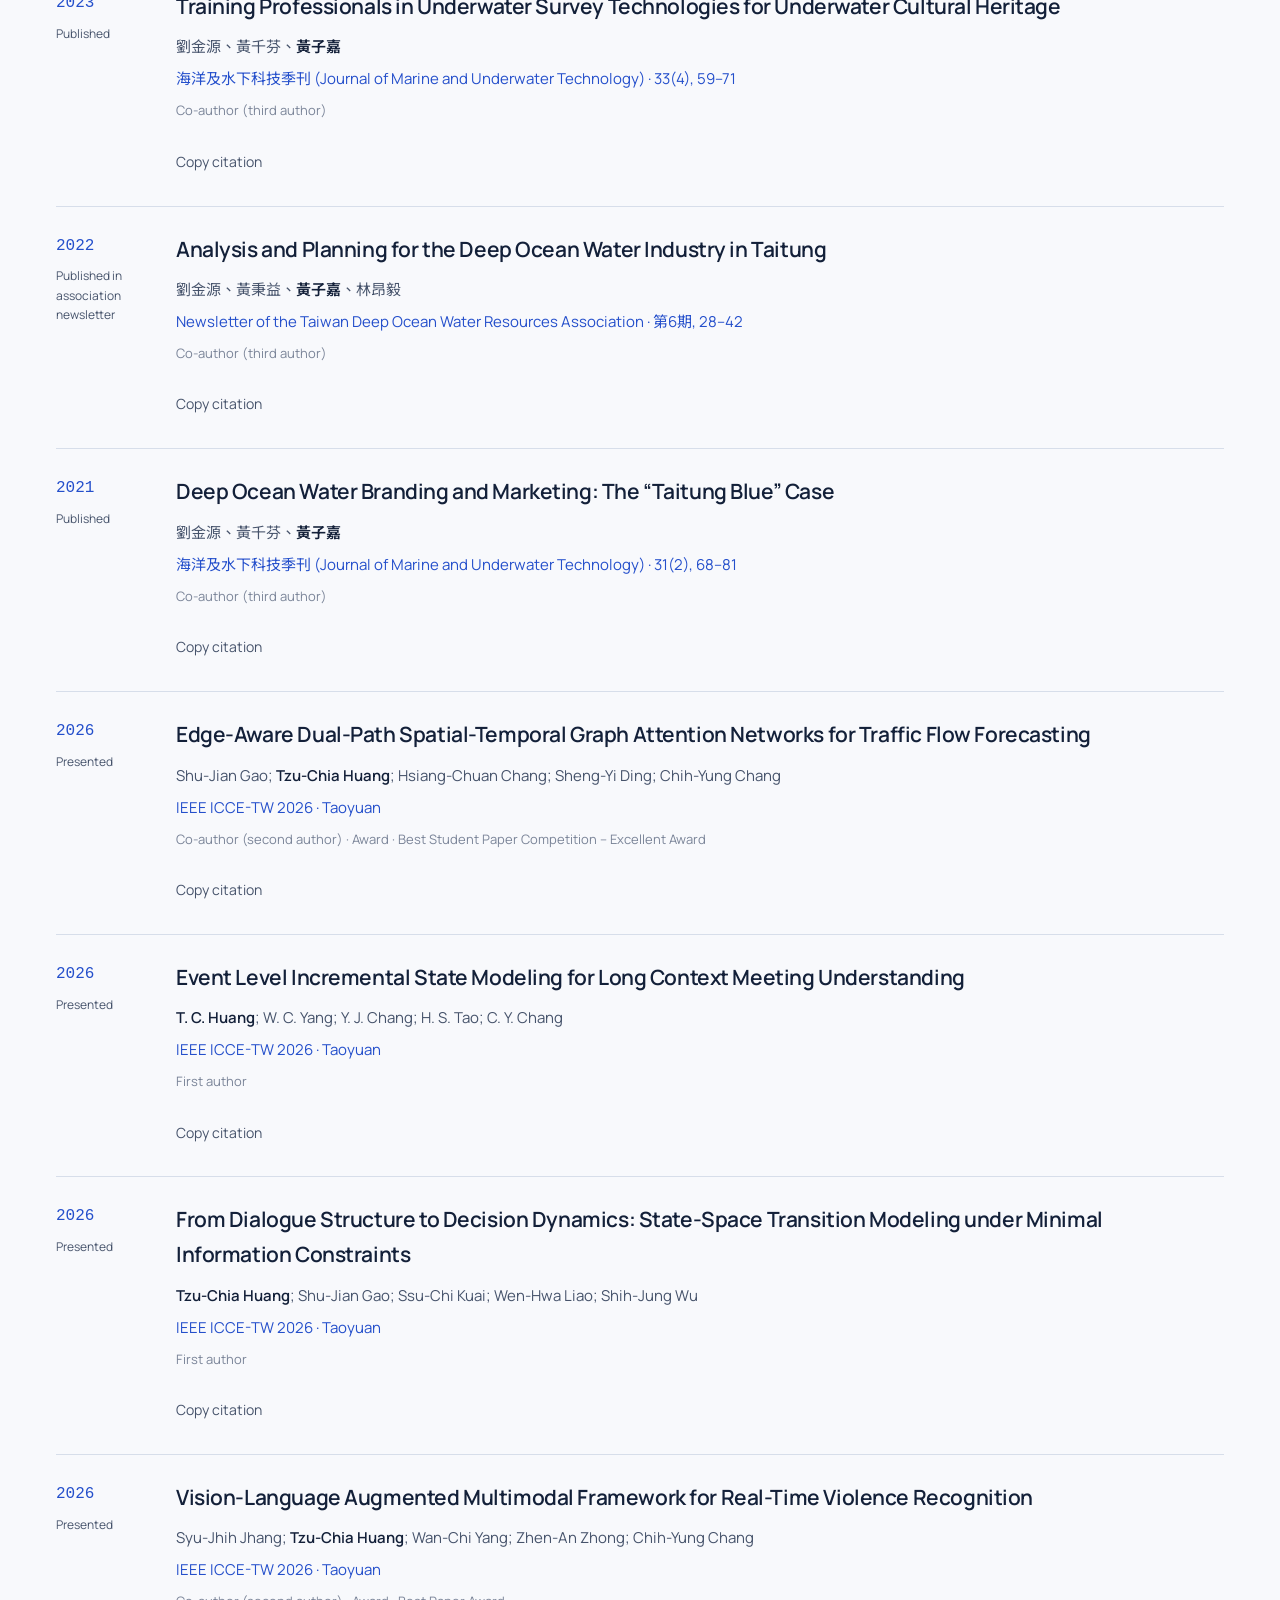
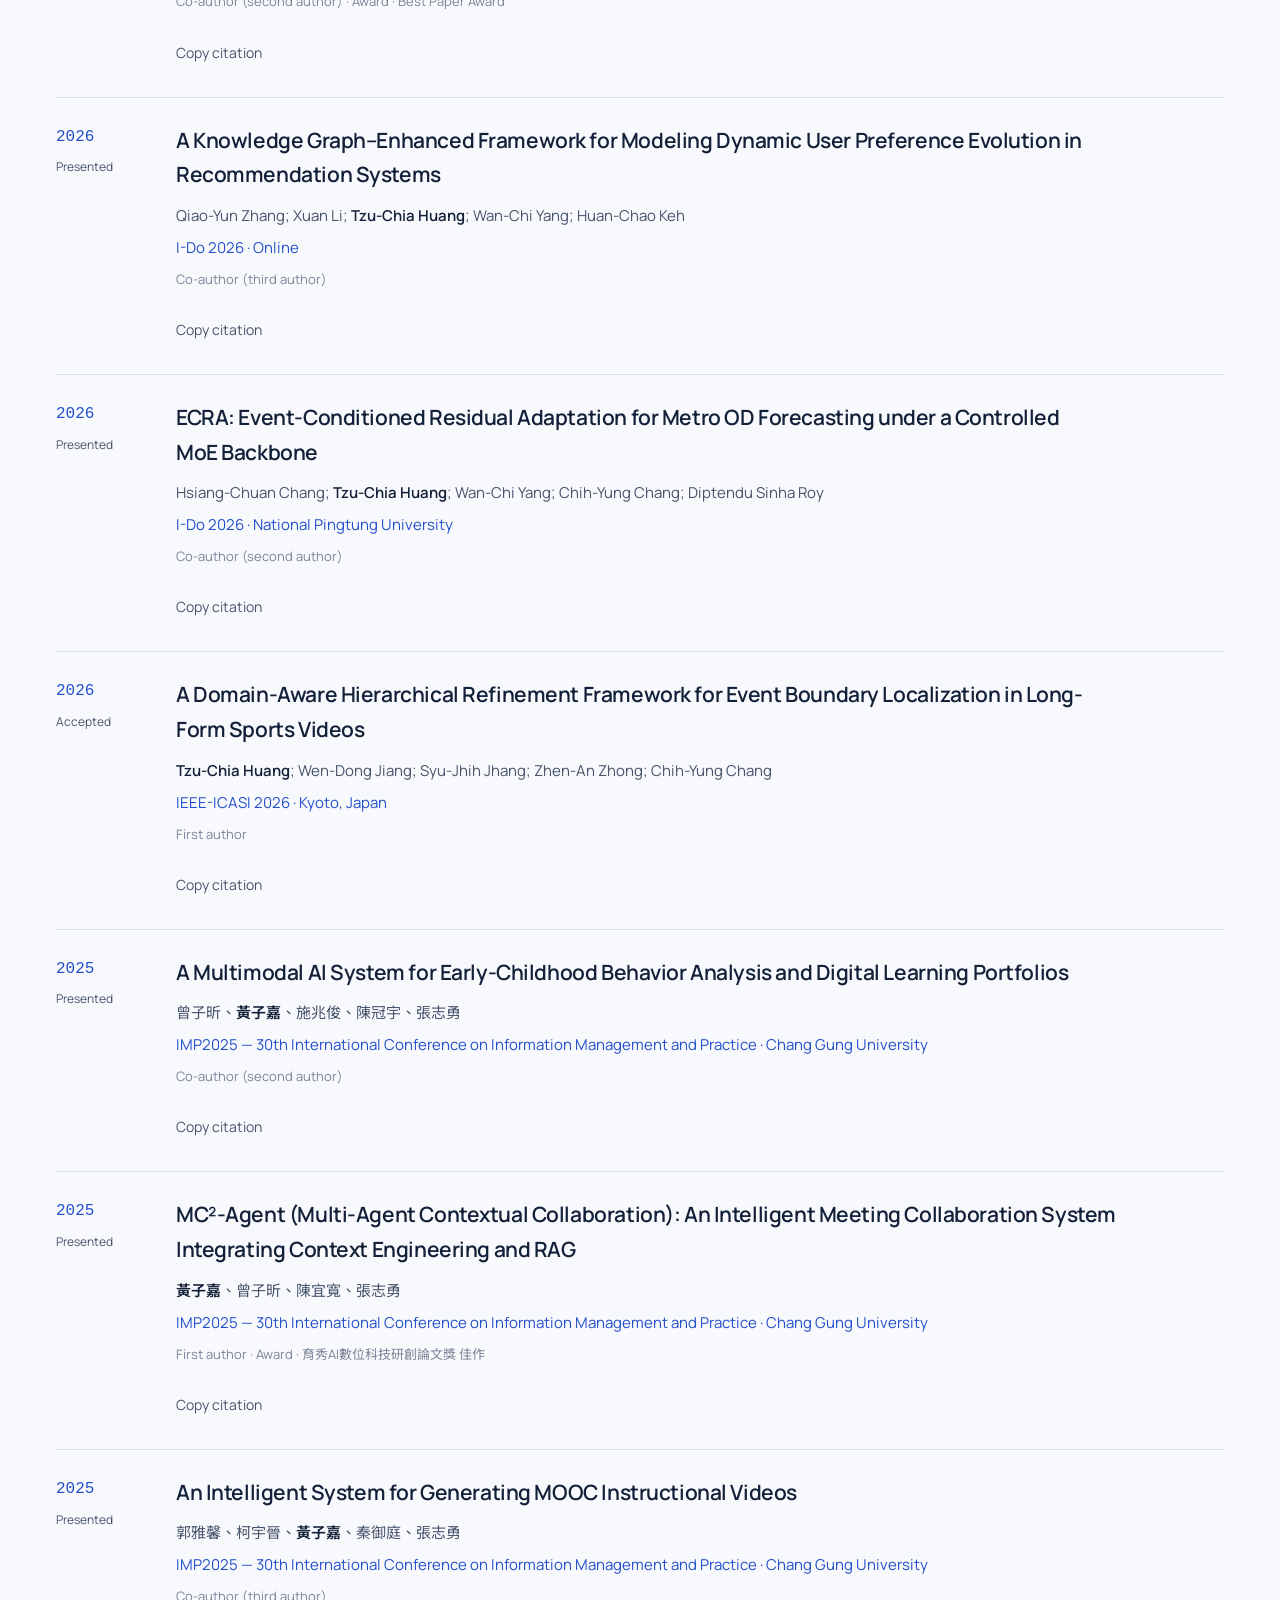
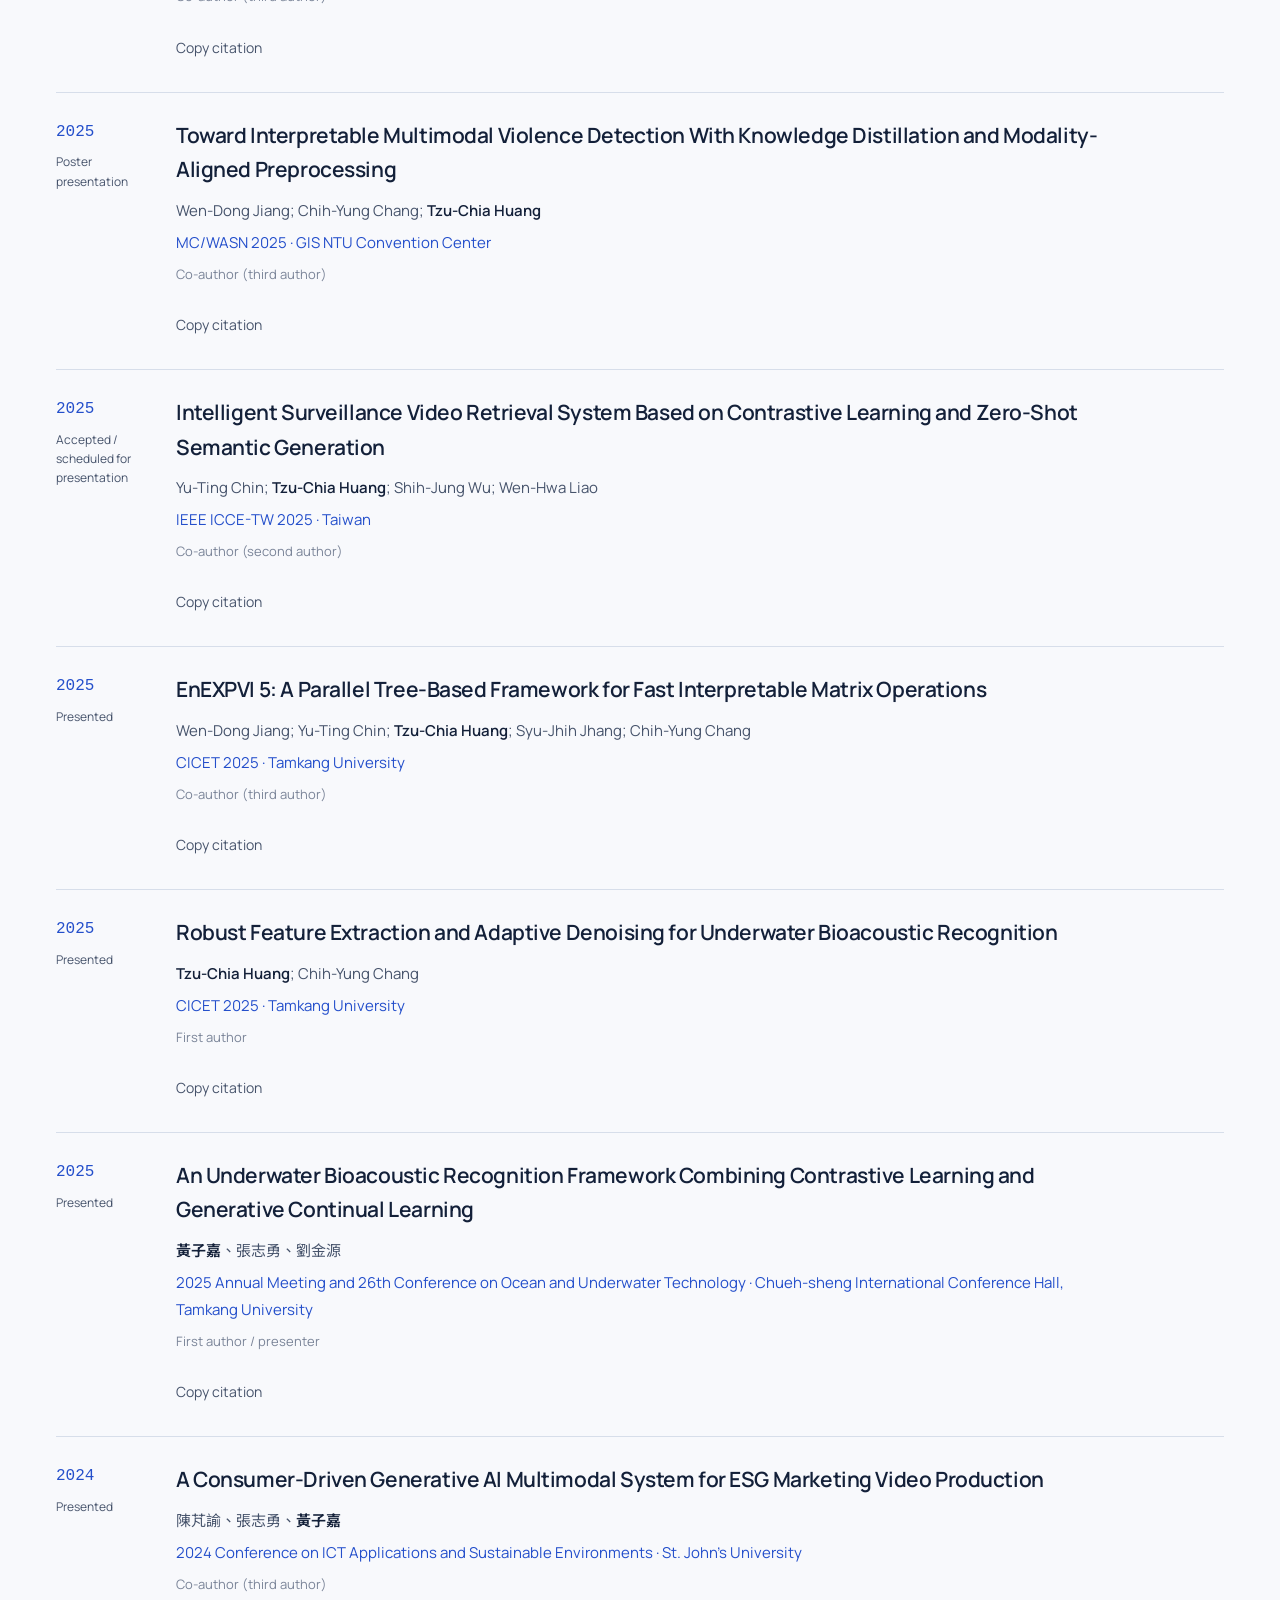
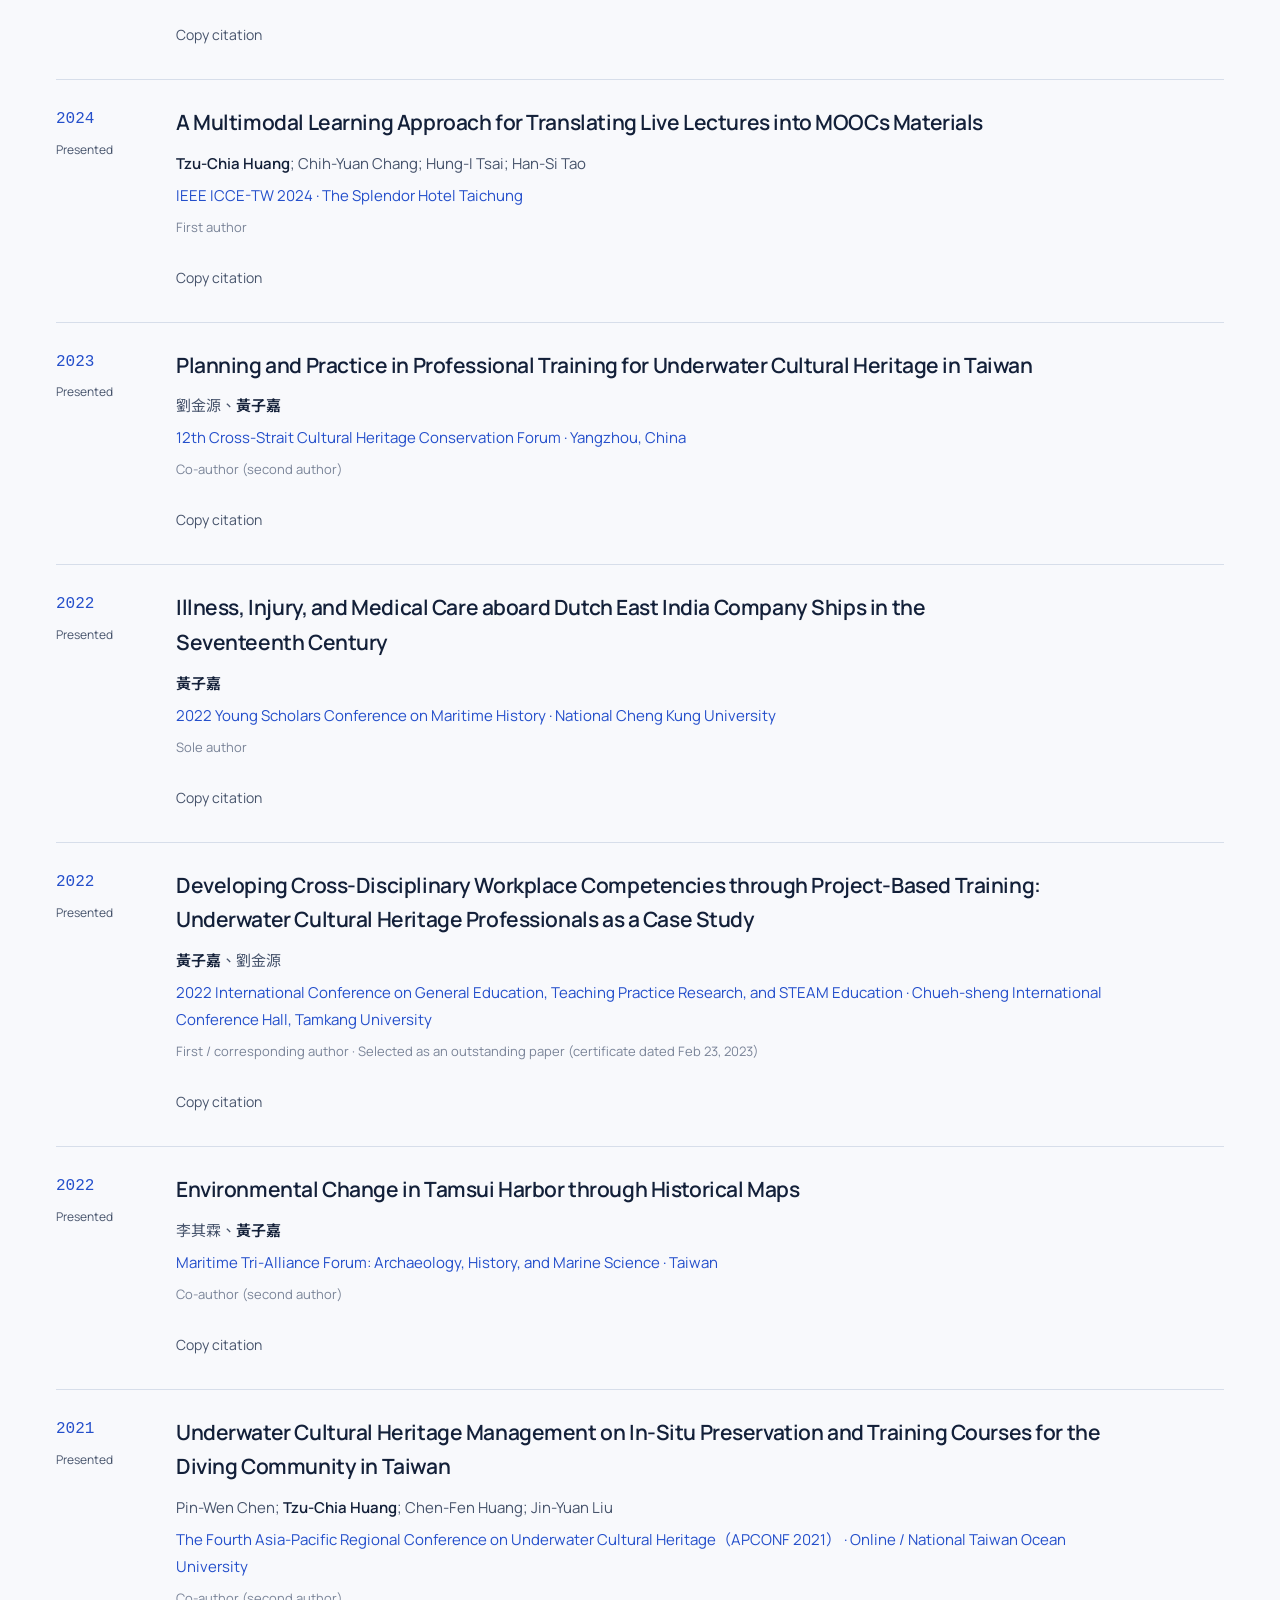
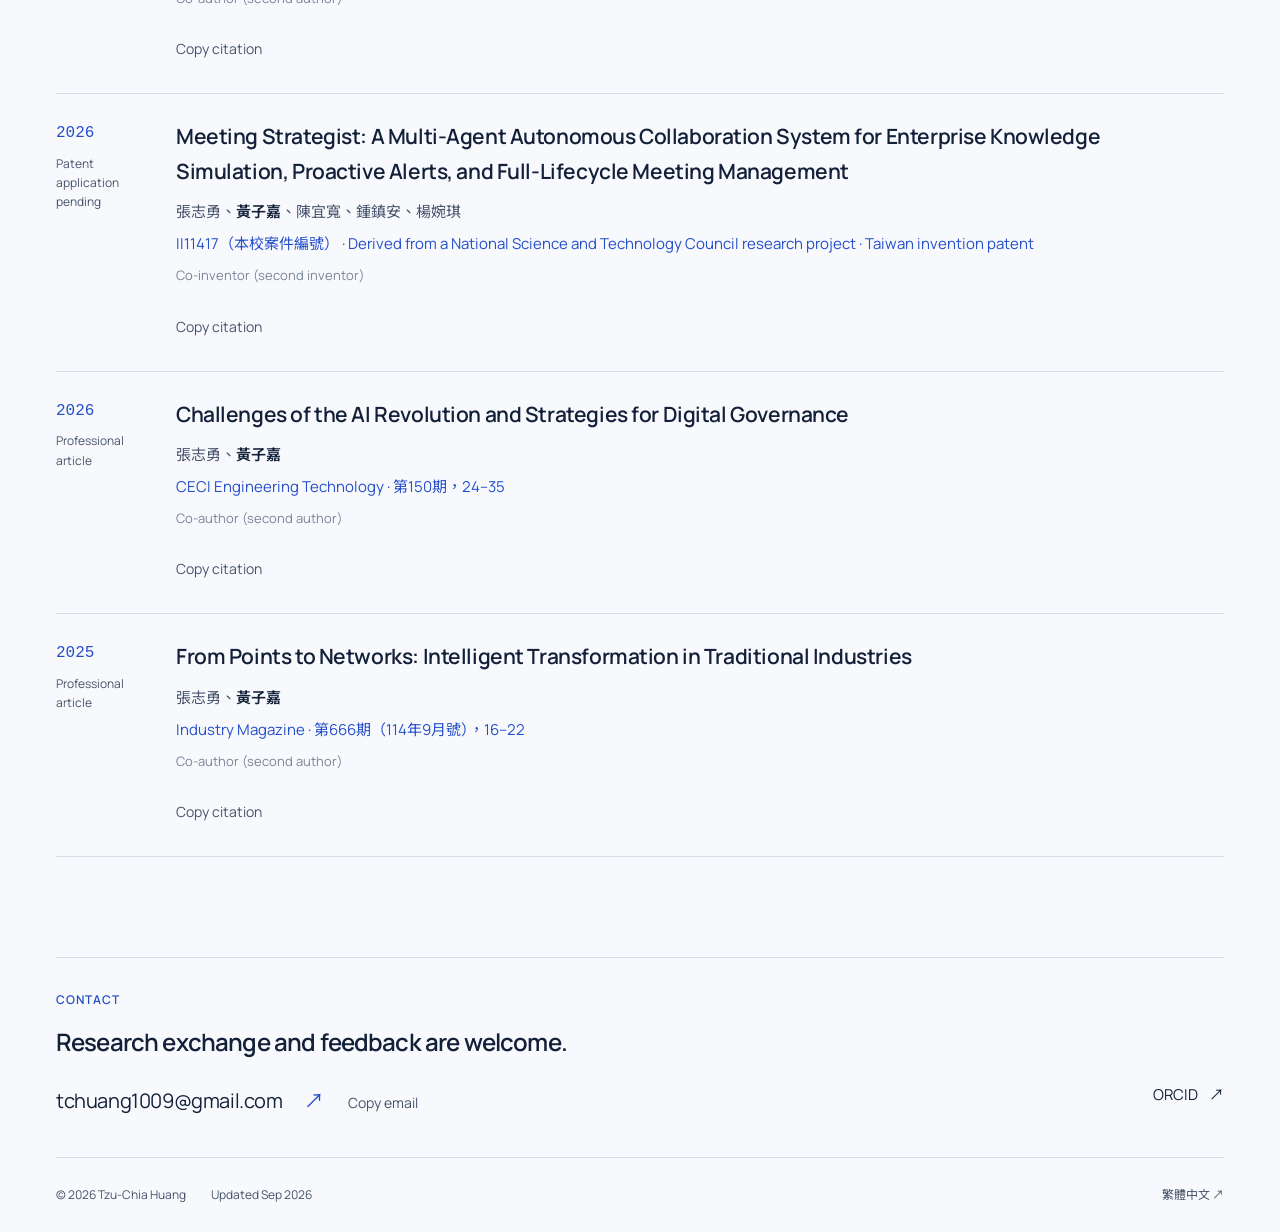
<file: academic/en/publications.html>
<!doctype html><html lang="en"><head><meta charset="UTF-8"><meta name="viewport" content="width=device-width,initial-scale=1"><title>Publications — Tzu-Chia Huang 黃子嘉</title><meta name="description" content="Generative AI, multimodal analysis and intelligent systems, with experience in training and project management."><meta name="theme-color" content="#f8f9fc"><link rel="canonical" href="https://tzuchia1009.github.io/academic/en/publications.html"><link rel="alternate" hreflang="zh-Hant" href="../publications.html"><meta property="og:title" content="Tzu-Chia Huang · AI research and applied practice"><meta property="og:description" content="Generative AI, multimodal analysis and intelligent systems, with experience in training and project management."><meta property="og:image" content="https://tzuchia1009.github.io/academic/assets/v4/workshop.png"><meta property="og:url" content="https://tzuchia1009.github.io/academic/en/publications.html"><link rel="icon" href="../assets/favicon.svg"><link rel="stylesheet" href="../assets/v4/site.css"><script src="../assets/v4/site.js" defer></script></head><body data-page="publications" data-copied="Copied" data-copyfail="Please copy manually"><a class="skip" href="#main">Skip to content</a><header class="site-header shell"><a class="wordmark" href="index.html">Tzu-Chia Huang<span>黃子嘉</span></a><nav aria-label="Main navigation"><a href="index.html" >Explore</a><a href="research.html" >Research</a><a href="publications.html" aria-current="page">Publications</a><a href="engagement.html" >Engagement</a><a href="about.html" >About</a></nav><a class="lang" href="../publications.html" lang="zh-Hant">中</a></header><main id="main"><section class="page-intro compact shell"><p class="eyebrow">PUBLICATIONS & OUTPUTS</p><h1>Scholarly work</h1><p>A complete record of journal articles, conference papers, a patent, and professional writing, searchable by type, year, or keyword.</p></section><section class="publication-archive shell"><div class="search-line"><label><span>Search title, author or venue</span><input id="paper-search" type="search" autocomplete="off" placeholder="e.g. Agent, DRIFT, multimodal"></label><label><span>All years</span><select id="paper-year"><option value="all">All years</option><option>2026</option><option>2025</option><option>2024</option><option>2023</option><option>2022</option><option>2021</option></select></label></div><div class="filter-bar" data-target="paper-list"><div class="filters" role="group" aria-label="Publication type"><button type="button" data-filter="all" aria-pressed="true">All</button><button type="button" data-filter="journal" aria-pressed="false">Journal articles</button><button type="button" data-filter="conference" aria-pressed="false">Conference papers</button><button type="button" data-filter="patent" aria-pressed="false">Patent</button><button type="button" data-filter="writing" aria-pressed="false">Professional writing</button></div><span class="results" aria-live="polite" data-unit="records"></span></div><p class="archive-note">13 journal articles · 22 conference papers · 1 patent · 2 professional articles</p><div id="paper-list"><article class="paper" data-kind="journal" data-year="2026"><div class="paper-year">2026<span>Accepted / forthcoming</span></div><div><h3>Tree-Structured Two-Stage System for Efficient Violence Detection in Privacy-Constrained Event Streams</h3><p class="authors">Wen-Dong Jiang; Chih-Yung Chang; <strong>Tzu-Chia Huang</strong>; You-Xi Li; Diptendu Sinha Roy</p><p class="venue">IEEE Transactions on Emerging Topics in Computational Intelligence · 待出版</p><p class="record-role">Co-author (third author)</p></div><button class="cite" type="button">Copy citation</button></article><article class="paper" data-kind="journal" data-year="2026"><div class="paper-year">2026<span>Published</span></div><div><h3>Physicians amid Storms: A Preliminary Study of Taiwan’s Maritime Medical History</h3><p class="authors"><strong>黃子嘉</strong>、李其霖</p><p class="venue">海洋及水下科技季刊 (Journal of Marine and Underwater Technology) · 36(3), 31–40</p><p class="record-role">First author</p></div><button class="cite" type="button">Copy citation</button></article><article class="paper" data-kind="journal" data-year="2026"><div class="paper-year">2026<span>Published</span></div><div><h3>Assessment of Potential Sites for Deep Ocean Water Intake in Taiwan</h3><p class="authors">劉金源、劉家瑄、黃千芬、謝獻祥、<strong>黃子嘉</strong></p><p class="venue">海洋及水下科技季刊 (Journal of Marine and Underwater Technology) · 36(3), 60–67</p><p class="record-role">Co-author (fifth author)</p></div><button class="cite" type="button">Copy citation</button></article><article class="paper" data-kind="journal" data-year="2026"><div class="paper-year">2026<span>Published</span></div><div><h3>An Explainable KAN–Shapley Framework for Many-to-Many Electric Vehicle Charging Dispatch in Intelligent Transportation Systems</h3><p class="authors">W.-D. Jiang; C.-Y. Chang; <strong>T.-C. Huang</strong>; Y.-S. Lee; D. S. Roy</p><p class="venue">IEEE Transactions on Intelligent Transportation Systems · 27(9), 11709–11725</p><p class="record-role">Co-author (third author)</p></div><button class="cite" type="button">Copy citation</button></article><article class="paper" data-kind="journal" data-year="2026"><div class="paper-year">2026<span>Published</span></div><div><h3>Interpretable Federated Learning for Unsupervised Video Anomaly Detection in Smart City</h3><p class="authors">W.-D. Jiang; C.-Y. Chang; Y.-T. Chin; <strong>T.-C. Huang</strong>; D. S. Roy</p><p class="venue">IEEE Transactions on Emerging Topics in Computing · 14(3), 1164–1180; DOI: 10.1109/TETC.2026.3716873</p><p class="record-role">Co-author (fourth author)</p></div><a class="paper-link" href="https://doi.org/10.1109/TETC.2026.3716873" target="_blank" rel="noopener noreferrer">DOI <span aria-hidden="true">↗</span></a><button class="cite" type="button">Copy citation</button></article><article class="paper" data-kind="journal" data-year="2026"><div class="paper-year">2026<span>Published</span></div><div><h3>PBEBC: Day-Ahead Predictive–Control–Optimization for Energy-Neutral Barrier Surveillance in Solar-Powered WRSNs</h3><p class="authors">P. Xu; <strong>T.-C. Huang</strong>; C.-Y. Chang; D. S. Roy</p><p class="venue">Internet of Things · Vol. 40, Article 102088</p><p class="record-role">Co-author (second author)</p></div><a class="paper-link" href="https://doi.org/10.1016/j.iot.2026.102088" target="_blank" rel="noopener noreferrer">DOI <span aria-hidden="true">↗</span></a><button class="cite" type="button">Copy citation</button></article><article class="paper" data-kind="journal" data-year="2026"><div class="paper-year">2026<span>Published online first</span></div><div><h3>STaR: a soft-labeling and triplet-aware retriever for efficient retrieval-augmented QA</h3><p class="authors">Jia-Yang Jiang; Chih-Yung Chang; Youxi Li; <strong>Tzu-Chia Huang</strong>; Diptendu Sinha Roy</p><p class="venue">Multimedia Systems · DOI: 10.1007/s00530-026-02559-5</p><p class="record-role">Co-author (fourth author)</p></div><a class="paper-link" href="https://doi.org/10.1007/s00530-026-02559-5" target="_blank" rel="noopener noreferrer">DOI <span aria-hidden="true">↗</span></a><button class="cite" type="button">Copy citation</button></article><article class="paper" data-kind="journal" data-year="2026"><div class="paper-year">2026<span>Published</span></div><div><h3>PEXP: A Scalable Parallel Tree-Based Framework for Interpreting Models on Big Data</h3><p class="authors">W. D. Jiang; C. Y. Chang; <strong>T. C. Huang</strong>; Y. T. Chin; D. S. Roy</p><p class="venue">IEEE Transactions on Big Data · 12(4), 1177–1194</p><p class="record-role">Co-author (third author)</p></div><button class="cite" type="button">Copy citation</button></article><article class="paper" data-kind="journal" data-year="2026"><div class="paper-year">2026<span>Published</span></div><div><h3>DRIFT: Regime-Aware Self-Supervised Learning, Zero-Inflated Forecasting, and Inference Fusion for Metro OD Demand under Temporal Distribution Shift</h3><p class="authors">H. C. Chang; <strong>T. C. Huang</strong>; C. Y. Chang; W. H. Liao; D. S. Roy</p><p class="venue">Journal of Internet Technology · 27(4), 539–553</p><p class="record-role">Co-author (second author)</p></div><a class="paper-link" href="https://doi.org/10.70003/160792642026072704009" target="_blank" rel="noopener noreferrer">DOI <span aria-hidden="true">↗</span></a><button class="cite" type="button">Copy citation</button></article><article class="paper" data-kind="journal" data-year="2026"><div class="paper-year">2026<span>Published</span></div><div><h3>Restaurant Vector Generation Using a Word Embedding Model and Its Application to Restaurant Site Selection</h3><p class="authors">Y. T. Yang; C. Y. Chang; <strong>T. C. Huang</strong>; Y. T. Chin; D. S. Roy</p><p class="venue">Engineering Applications of Artificial Intelligence · Vol. 181, Article 115532</p><p class="record-role">Co-author (third author)</p></div><button class="cite" type="button">Copy citation</button></article><article class="paper" data-kind="journal" data-year="2023"><div class="paper-year">2023<span>Published</span></div><div><h3>Training Professionals in Underwater Survey Technologies for Underwater Cultural Heritage</h3><p class="authors">劉金源、黃千芬、<strong>黃子嘉</strong></p><p class="venue">海洋及水下科技季刊 (Journal of Marine and Underwater Technology) · 33(4), 59–71</p><p class="record-role">Co-author (third author)</p></div><button class="cite" type="button">Copy citation</button></article><article class="paper" data-kind="journal" data-year="2022"><div class="paper-year">2022<span>Published in association newsletter</span></div><div><h3>Analysis and Planning for the Deep Ocean Water Industry in Taitung</h3><p class="authors">劉金源、黃秉益、<strong>黃子嘉</strong>、林昂毅</p><p class="venue">Newsletter of the Taiwan Deep Ocean Water Resources Association · 第6期, 28–42</p><p class="record-role">Co-author (third author)</p></div><button class="cite" type="button">Copy citation</button></article><article class="paper" data-kind="journal" data-year="2021"><div class="paper-year">2021<span>Published</span></div><div><h3>Deep Ocean Water Branding and Marketing: The “Taitung Blue” Case</h3><p class="authors">劉金源、黃千芬、<strong>黃子嘉</strong></p><p class="venue">海洋及水下科技季刊 (Journal of Marine and Underwater Technology) · 31(2), 68–81</p><p class="record-role">Co-author (third author)</p></div><button class="cite" type="button">Copy citation</button></article><article class="paper" data-kind="conference" data-year="2026"><div class="paper-year">2026<span>Presented</span></div><div><h3>Edge-Aware Dual-Path Spatial-Temporal Graph Attention Networks for Traffic Flow Forecasting</h3><p class="authors">Shu-Jian Gao; <strong>Tzu-Chia Huang</strong>; Hsiang-Chuan Chang; Sheng-Yi Ding; Chih-Yung Chang</p><p class="venue">IEEE ICCE-TW 2026 · Taoyuan</p><p class="record-role">Co-author (second author) · Award · Best Student Paper Competition – Excellent Award</p></div><button class="cite" type="button">Copy citation</button></article><article class="paper" data-kind="conference" data-year="2026"><div class="paper-year">2026<span>Presented</span></div><div><h3>Event Level Incremental State Modeling for Long Context Meeting Understanding</h3><p class="authors"><strong>T. C. Huang</strong>; W. C. Yang; Y. J. Chang; H. S. Tao; C. Y. Chang</p><p class="venue">IEEE ICCE-TW 2026 · Taoyuan</p><p class="record-role">First author</p></div><button class="cite" type="button">Copy citation</button></article><article class="paper" data-kind="conference" data-year="2026"><div class="paper-year">2026<span>Presented</span></div><div><h3>From Dialogue Structure to Decision Dynamics: State-Space Transition Modeling under Minimal Information Constraints</h3><p class="authors"><strong>Tzu-Chia Huang</strong>; Shu-Jian Gao; Ssu-Chi Kuai; Wen-Hwa Liao; Shih-Jung Wu</p><p class="venue">IEEE ICCE-TW 2026 · Taoyuan</p><p class="record-role">First author</p></div><button class="cite" type="button">Copy citation</button></article><article class="paper" data-kind="conference" data-year="2026"><div class="paper-year">2026<span>Presented</span></div><div><h3>Vision-Language Augmented Multimodal Framework for Real-Time Violence Recognition</h3><p class="authors">Syu-Jhih Jhang; <strong>Tzu-Chia Huang</strong>; Wan-Chi Yang; Zhen-An Zhong; Chih-Yung Chang</p><p class="venue">IEEE ICCE-TW 2026 · Taoyuan</p><p class="record-role">Co-author (second author) · Award · Best Paper Award</p></div><button class="cite" type="button">Copy citation</button></article><article class="paper" data-kind="conference" data-year="2026"><div class="paper-year">2026<span>Presented</span></div><div><h3>A Knowledge Graph–Enhanced Framework for Modeling Dynamic User Preference Evolution in Recommendation Systems</h3><p class="authors">Qiao-Yun Zhang; Xuan Li; <strong>Tzu-Chia Huang</strong>; Wan-Chi Yang; Huan-Chao Keh</p><p class="venue">I-Do 2026 · Online</p><p class="record-role">Co-author (third author)</p></div><button class="cite" type="button">Copy citation</button></article><article class="paper" data-kind="conference" data-year="2026"><div class="paper-year">2026<span>Presented</span></div><div><h3>ECRA: Event-Conditioned Residual Adaptation for Metro OD Forecasting under a Controlled MoE Backbone</h3><p class="authors">Hsiang-Chuan Chang; <strong>Tzu-Chia Huang</strong>; Wan-Chi Yang; Chih-Yung Chang; Diptendu Sinha Roy</p><p class="venue">I-Do 2026 · National Pingtung University</p><p class="record-role">Co-author (second author)</p></div><button class="cite" type="button">Copy citation</button></article><article class="paper" data-kind="conference" data-year="2026"><div class="paper-year">2026<span>Accepted</span></div><div><h3>A Domain-Aware Hierarchical Refinement Framework for Event Boundary Localization in Long-Form Sports Videos</h3><p class="authors"><strong>Tzu-Chia Huang</strong>; Wen-Dong Jiang; Syu-Jhih Jhang; Zhen-An Zhong; Chih-Yung Chang</p><p class="venue">IEEE-ICASI 2026 · Kyoto, Japan</p><p class="record-role">First author</p></div><button class="cite" type="button">Copy citation</button></article><article class="paper" data-kind="conference" data-year="2025"><div class="paper-year">2025<span>Presented</span></div><div><h3>A Multimodal AI System for Early-Childhood Behavior Analysis and Digital Learning Portfolios</h3><p class="authors">曾子昕、<strong>黃子嘉</strong>、施兆俊、陳冠宇、張志勇</p><p class="venue">IMP2025 — 30th International Conference on Information Management and Practice · Chang Gung University</p><p class="record-role">Co-author (second author)</p></div><button class="cite" type="button">Copy citation</button></article><article class="paper" data-kind="conference" data-year="2025"><div class="paper-year">2025<span>Presented</span></div><div><h3>MC²-Agent (Multi-Agent Contextual Collaboration): An Intelligent Meeting Collaboration System Integrating Context Engineering and RAG</h3><p class="authors"><strong>黃子嘉</strong>、曾子昕、陳宜寬、張志勇</p><p class="venue">IMP2025 — 30th International Conference on Information Management and Practice · Chang Gung University</p><p class="record-role">First author · Award · 育秀AI數位科技研創論文獎 佳作</p></div><button class="cite" type="button">Copy citation</button></article><article class="paper" data-kind="conference" data-year="2025"><div class="paper-year">2025<span>Presented</span></div><div><h3>An Intelligent System for Generating MOOC Instructional Videos</h3><p class="authors">郭雅馨、柯宇晉、<strong>黃子嘉</strong>、秦御庭、張志勇</p><p class="venue">IMP2025 — 30th International Conference on Information Management and Practice · Chang Gung University</p><p class="record-role">Co-author (third author)</p></div><button class="cite" type="button">Copy citation</button></article><article class="paper" data-kind="conference" data-year="2025"><div class="paper-year">2025<span>Poster presentation</span></div><div><h3>Toward Interpretable Multimodal Violence Detection With Knowledge Distillation and Modality-Aligned Preprocessing</h3><p class="authors">Wen-Dong Jiang; Chih-Yung Chang; <strong>Tzu-Chia Huang</strong></p><p class="venue">MC/WASN 2025 · GIS NTU Convention Center</p><p class="record-role">Co-author (third author)</p></div><button class="cite" type="button">Copy citation</button></article><article class="paper" data-kind="conference" data-year="2025"><div class="paper-year">2025<span>Accepted / scheduled for presentation</span></div><div><h3>Intelligent Surveillance Video Retrieval System Based on Contrastive Learning and Zero-Shot Semantic Generation</h3><p class="authors">Yu-Ting Chin; <strong>Tzu-Chia Huang</strong>; Shih-Jung Wu; Wen-Hwa Liao</p><p class="venue">IEEE ICCE-TW 2025 · Taiwan</p><p class="record-role">Co-author (second author)</p></div><button class="cite" type="button">Copy citation</button></article><article class="paper" data-kind="conference" data-year="2025"><div class="paper-year">2025<span>Presented</span></div><div><h3>EnEXPVI 5: A Parallel Tree-Based Framework for Fast Interpretable Matrix Operations</h3><p class="authors">Wen-Dong Jiang; Yu-Ting Chin; <strong>Tzu-Chia Huang</strong>; Syu-Jhih Jhang; Chih-Yung Chang</p><p class="venue">CICET 2025 · Tamkang University</p><p class="record-role">Co-author (third author)</p></div><button class="cite" type="button">Copy citation</button></article><article class="paper" data-kind="conference" data-year="2025"><div class="paper-year">2025<span>Presented</span></div><div><h3>Robust Feature Extraction and Adaptive Denoising for Underwater Bioacoustic Recognition</h3><p class="authors"><strong>Tzu-Chia Huang</strong>; Chih-Yung Chang</p><p class="venue">CICET 2025 · Tamkang University</p><p class="record-role">First author</p></div><button class="cite" type="button">Copy citation</button></article><article class="paper" data-kind="conference" data-year="2025"><div class="paper-year">2025<span>Presented</span></div><div><h3>An Underwater Bioacoustic Recognition Framework Combining Contrastive Learning and Generative Continual Learning</h3><p class="authors"><strong>黃子嘉</strong>、張志勇、劉金源</p><p class="venue">2025 Annual Meeting and 26th Conference on Ocean and Underwater Technology · Chueh-sheng International Conference Hall, Tamkang University</p><p class="record-role">First author / presenter</p></div><button class="cite" type="button">Copy citation</button></article><article class="paper" data-kind="conference" data-year="2024"><div class="paper-year">2024<span>Presented</span></div><div><h3>A Consumer-Driven Generative AI Multimodal System for ESG Marketing Video Production</h3><p class="authors">陳芃諭、張志勇、<strong>黃子嘉</strong></p><p class="venue">2024 Conference on ICT Applications and Sustainable Environments · St. John’s University</p><p class="record-role">Co-author (third author)</p></div><button class="cite" type="button">Copy citation</button></article><article class="paper" data-kind="conference" data-year="2024"><div class="paper-year">2024<span>Presented</span></div><div><h3>A Multimodal Learning Approach for Translating Live Lectures into MOOCs Materials</h3><p class="authors"><strong>Tzu-Chia Huang</strong>; Chih-Yuan Chang; Hung-I Tsai; Han-Si Tao</p><p class="venue">IEEE ICCE-TW 2024 · The Splendor Hotel Taichung</p><p class="record-role">First author</p></div><button class="cite" type="button">Copy citation</button></article><article class="paper" data-kind="conference" data-year="2023"><div class="paper-year">2023<span>Presented</span></div><div><h3>Planning and Practice in Professional Training for Underwater Cultural Heritage in Taiwan</h3><p class="authors">劉金源、<strong>黃子嘉</strong></p><p class="venue">12th Cross-Strait Cultural Heritage Conservation Forum · Yangzhou, China</p><p class="record-role">Co-author (second author)</p></div><button class="cite" type="button">Copy citation</button></article><article class="paper" data-kind="conference" data-year="2022"><div class="paper-year">2022<span>Presented</span></div><div><h3>Illness, Injury, and Medical Care aboard Dutch East India Company Ships in the Seventeenth Century</h3><p class="authors"><strong>黃子嘉</strong></p><p class="venue">2022 Young Scholars Conference on Maritime History · National Cheng Kung University</p><p class="record-role">Sole author</p></div><button class="cite" type="button">Copy citation</button></article><article class="paper" data-kind="conference" data-year="2022"><div class="paper-year">2022<span>Presented</span></div><div><h3>Developing Cross-Disciplinary Workplace Competencies through Project-Based Training: Underwater Cultural Heritage Professionals as a Case Study</h3><p class="authors"><strong>黃子嘉</strong>、劉金源</p><p class="venue">2022 International Conference on General Education, Teaching Practice Research, and STEAM Education · Chueh-sheng International Conference Hall, Tamkang University</p><p class="record-role">First / corresponding author · Selected as an outstanding paper (certificate dated Feb 23, 2023)</p></div><button class="cite" type="button">Copy citation</button></article><article class="paper" data-kind="conference" data-year="2022"><div class="paper-year">2022<span>Presented</span></div><div><h3>Environmental Change in Tamsui Harbor through Historical Maps</h3><p class="authors">李其霖、<strong>黃子嘉</strong></p><p class="venue">Maritime Tri-Alliance Forum: Archaeology, History, and Marine Science · Taiwan</p><p class="record-role">Co-author (second author)</p></div><button class="cite" type="button">Copy citation</button></article><article class="paper" data-kind="conference" data-year="2021"><div class="paper-year">2021<span>Presented</span></div><div><h3>Underwater Cultural Heritage Management on In-Situ Preservation and Training Courses for the Diving Community in Taiwan</h3><p class="authors">Pin-Wen Chen; <strong>Tzu-Chia Huang</strong>; Chen-Fen Huang; Jin-Yuan Liu</p><p class="venue">The Fourth Asia-Pacific Regional Conference on Underwater Cultural Heritage（APCONF 2021） · Online / National Taiwan Ocean University</p><p class="record-role">Co-author (second author)</p></div><button class="cite" type="button">Copy citation</button></article><article class="paper" data-kind="patent" data-year="2026"><div class="paper-year">2026<span>Patent application pending</span></div><div><h3>Meeting Strategist: A Multi-Agent Autonomous Collaboration System for Enterprise Knowledge Simulation, Proactive Alerts, and Full-Lifecycle Meeting Management</h3><p class="authors">張志勇、<strong>黃子嘉</strong>、陳宜寬、鍾鎮安、楊婉琪</p><p class="venue">II11417（本校案件編號） · Derived from a National Science and Technology Council research project · Taiwan invention patent</p><p class="record-role">Co-inventor (second inventor)</p></div><button class="cite" type="button">Copy citation</button></article><article class="paper" data-kind="writing" data-year="2026"><div class="paper-year">2026<span>Professional article</span></div><div><h3>Challenges of the AI Revolution and Strategies for Digital Governance</h3><p class="authors">張志勇、<strong>黃子嘉</strong></p><p class="venue">CECI Engineering Technology · 第150期，24–35</p><p class="record-role">Co-author (second author)</p></div><button class="cite" type="button">Copy citation</button></article><article class="paper" data-kind="writing" data-year="2025"><div class="paper-year">2025<span>Professional article</span></div><div><h3>From Points to Networks: Intelligent Transformation in Traditional Industries</h3><p class="authors">張志勇、<strong>黃子嘉</strong></p><p class="venue">Industry Magazine · 第666期（114年9月號），16–22</p><p class="record-role">Co-author (second author)</p></div><button class="cite" type="button">Copy citation</button></article></div><div class="empty" hidden><p>No matching publications. Try another keyword or filter.</p><button type="button" id="clear-paper-filters">Clear filters</button></div></section></main><footer class="shell"><div class="footer-top"><div><p class="eyebrow">CONTACT</p><h2>Research exchange and feedback are welcome.</h2><a class="mail" href="mailto:tchuang1009@gmail.com">tchuang1009@gmail.com <span aria-hidden="true">↗</span></a><button class="copy-email" type="button" data-copy="tchuang1009@gmail.com">Copy email</button></div><div class="footer-social"><a href="https://orcid.org/0009-0001-7370-0046" target="_blank" rel="noopener noreferrer">ORCID <span aria-hidden="true">↗</span></a></div></div><div class="footer-bottom"><span>© 2026 Tzu-Chia Huang</span><span>Updated Sep 2026</span><a href="../publications.html" lang="zh-Hant">繁體中文 ↗</a></div></footer><p class="toast" role="status" aria-live="polite"></p></body></html>
</file>
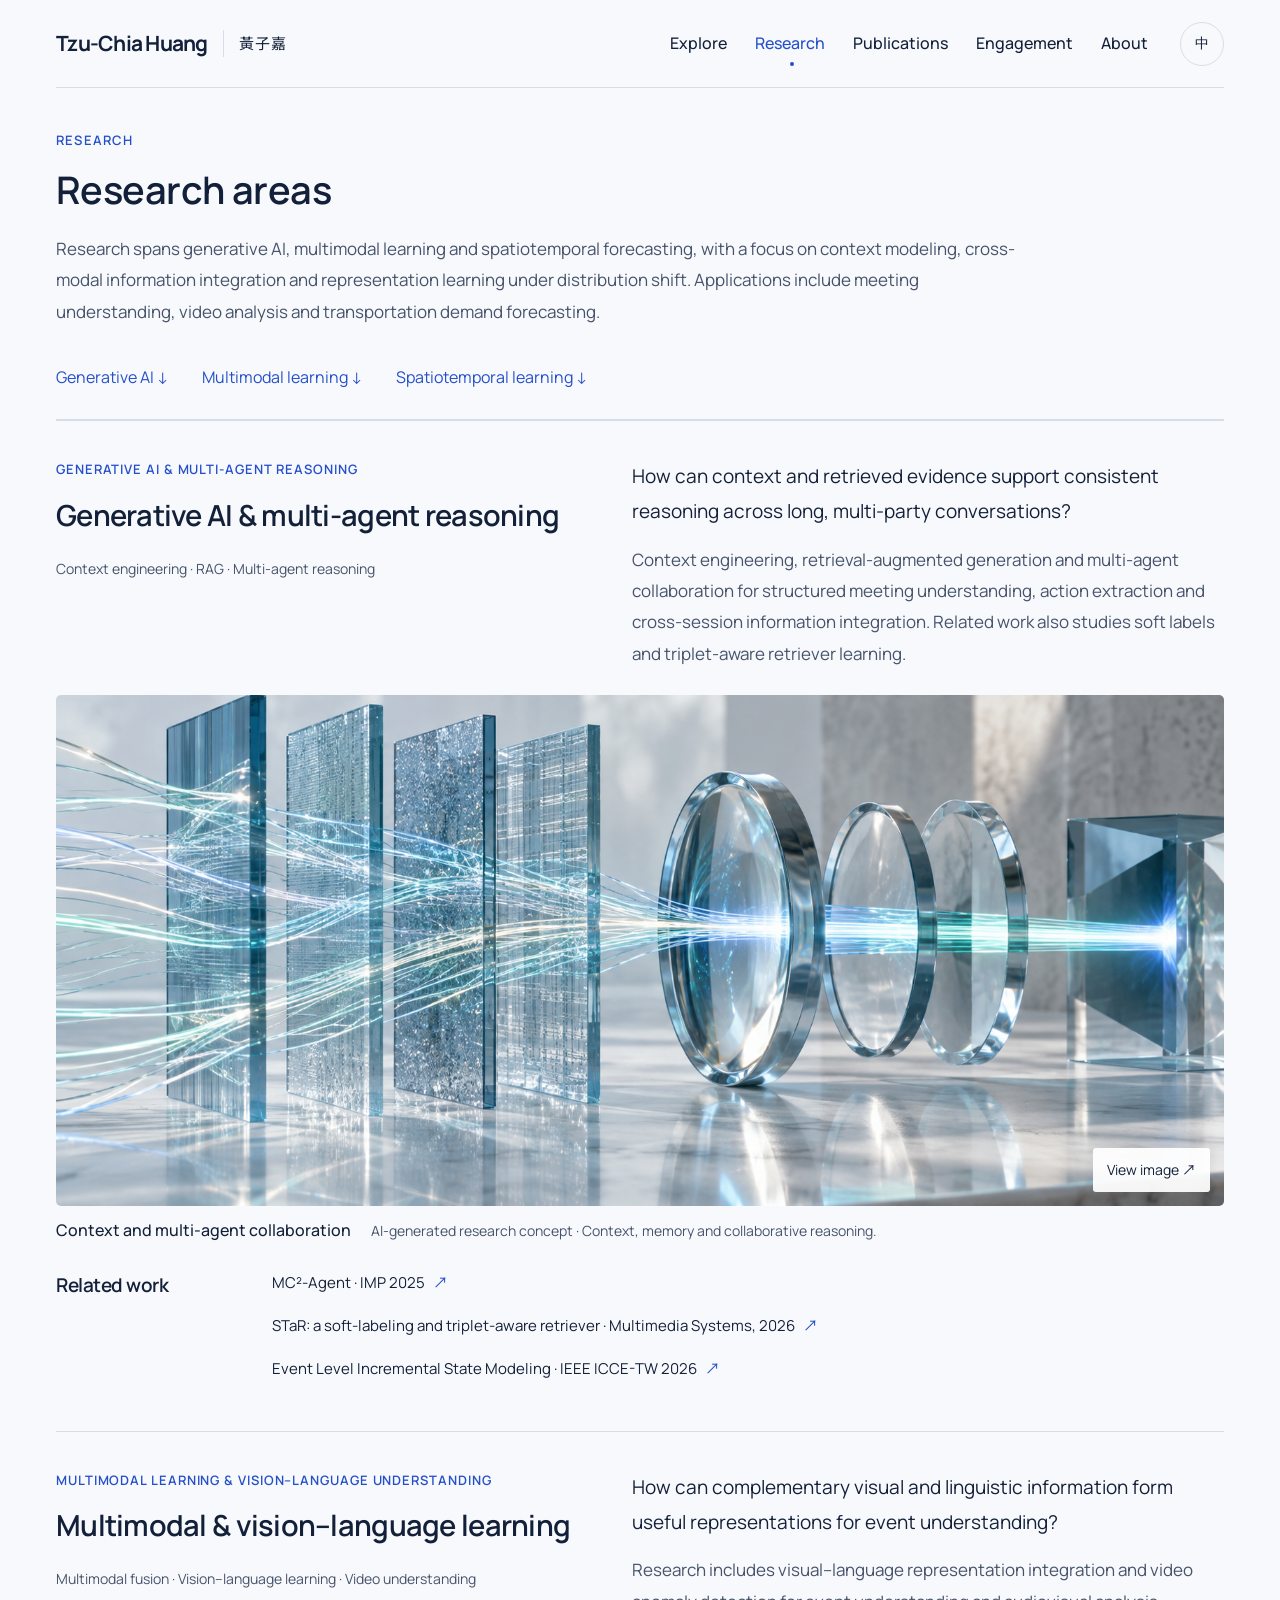
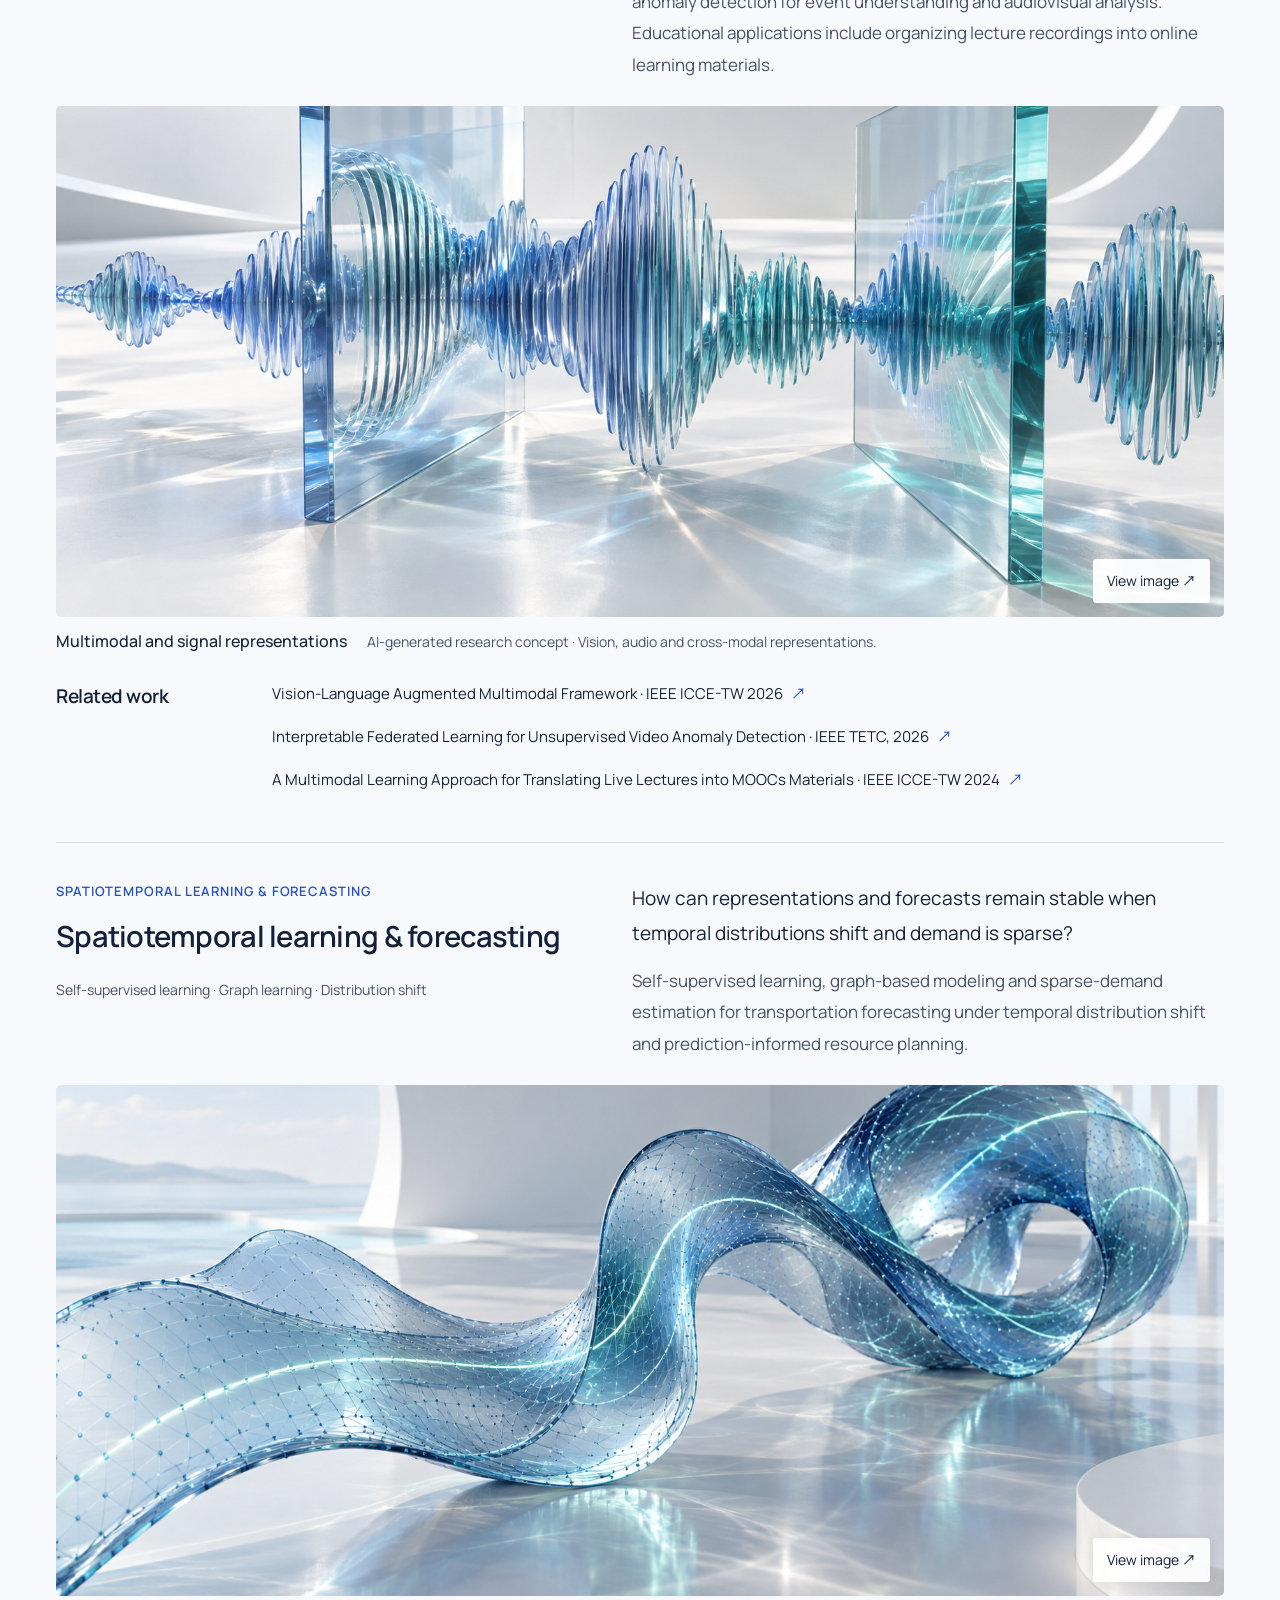
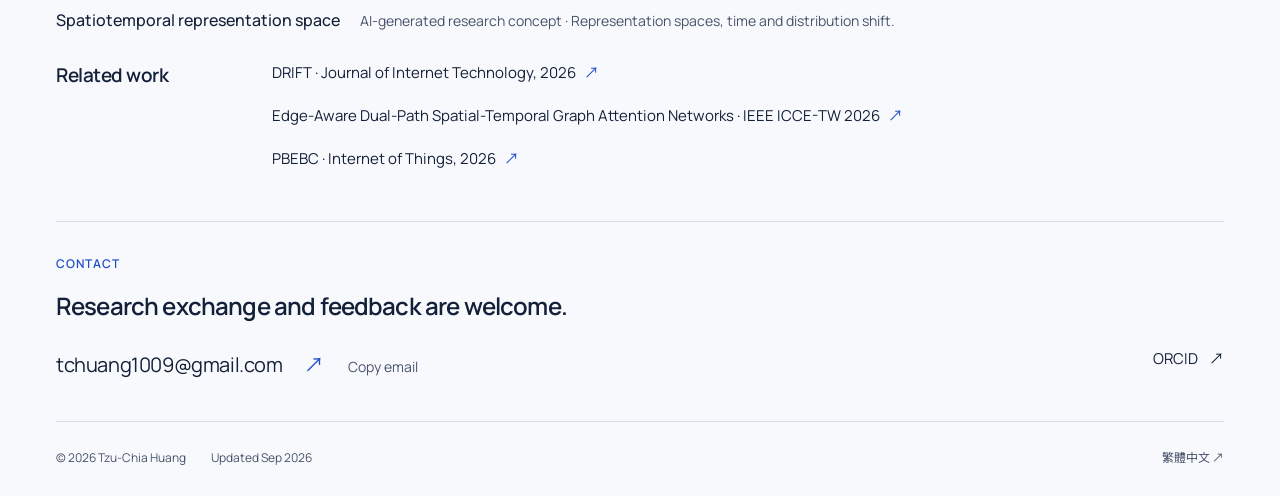
<file: academic/en/research.html>
<!doctype html><html lang="en"><head><meta charset="UTF-8"><meta name="viewport" content="width=device-width,initial-scale=1"><title>Research — Tzu-Chia Huang 黃子嘉</title><meta name="description" content="Generative AI, multimodal analysis and intelligent systems, with experience in training and project management."><meta name="theme-color" content="#f8f9fc"><link rel="canonical" href="https://tzuchia1009.github.io/academic/en/research.html"><link rel="alternate" hreflang="zh-Hant" href="../research.html"><meta property="og:title" content="Tzu-Chia Huang · AI research and applied practice"><meta property="og:description" content="Generative AI, multimodal analysis and intelligent systems, with experience in training and project management."><meta property="og:image" content="https://tzuchia1009.github.io/academic/assets/v4/workshop.png"><meta property="og:url" content="https://tzuchia1009.github.io/academic/en/research.html"><link rel="icon" href="../assets/favicon.svg"><link rel="stylesheet" href="../assets/v4/site.css"><script src="../assets/v4/site.js" defer></script></head><body data-page="research" data-copied="Copied" data-copyfail="Please copy manually"><a class="skip" href="#main">Skip to content</a><header class="site-header shell"><a class="wordmark" href="index.html">Tzu-Chia Huang<span>黃子嘉</span></a><nav aria-label="Main navigation"><a href="index.html" >Explore</a><a href="research.html" aria-current="page">Research</a><a href="publications.html" >Publications</a><a href="engagement.html" >Engagement</a><a href="about.html" >About</a></nav><a class="lang" href="../research.html" lang="zh-Hant">中</a></header><main id="main"><section class="page-intro shell"><p class="eyebrow">RESEARCH</p><h1>Research areas</h1><p>Research spans generative AI, multimodal learning and spatiotemporal forecasting, with a focus on context modeling, cross-modal information integration and representation learning under distribution shift. Applications include meeting understanding, video analysis and transportation demand forecasting.</p></section><div class="research-jumps shell"><a href="#agents">Generative AI ↓</a><a href="#perception">Multimodal learning ↓</a><a href="#systems">Spatiotemporal learning ↓</a></div><div class="research-body shell"><section class="research-chapter" id="agents"><div class="chapter-copy"><div><p class="eyebrow">GENERATIVE AI & MULTI-AGENT REASONING</p><h2>Generative AI & multi-agent reasoning</h2><p class="method-tags">Context engineering · RAG · Multi-agent reasoning</p></div><div><p class="question">How can context and retrieved evidence support consistent reasoning across long, multi-party conversations?</p><p>Context engineering, retrieval-augmented generation and multi-agent collaboration for structured meeting understanding, action extraction and cross-session information integration. Related work also studies soft labels and triplet-aware retriever learning.</p></div></div><figure class="evidence-figure "><button class="photo-open evidence-open" type="button" data-src="../assets/v4/context-spaces.png" data-caption="Context and multi-agent collaboration · AI-generated research concept · Context, memory and collaborative reasoning." aria-label="Enlarge: Context and multi-agent collaboration"><img src="../assets/v4/context-spaces.png" alt="Context and multi-agent collaboration" width="1200" height="660" loading="lazy"><span>View image ↗</span></button><figcaption><strong>Context and multi-agent collaboration</strong><p>AI-generated research concept · Context, memory and collaborative reasoning.</p></figcaption></figure><div class="related-works"><h3>Related work</h3><ul><li><a href="publications.html?q=Agent">MC²-Agent · IMP 2025 <span aria-hidden="true">↗</span></a></li><li><a href="publications.html?q=STaR">STaR: a soft-labeling and triplet-aware retriever · Multimedia Systems, 2026 <span aria-hidden="true">↗</span></a></li><li><a href="publications.html?q=Event Level">Event Level Incremental State Modeling · IEEE ICCE-TW 2026 <span aria-hidden="true">↗</span></a></li></ul></div></section><section class="research-chapter" id="perception"><div class="chapter-copy"><div><p class="eyebrow">MULTIMODAL LEARNING & VISION–LANGUAGE UNDERSTANDING</p><h2>Multimodal & vision–language learning</h2><p class="method-tags">Multimodal fusion · Vision–language learning · Video understanding</p></div><div><p class="question">How can complementary visual and linguistic information form useful representations for event understanding?</p><p>Research includes visual–language representation integration and video anomaly detection for event understanding and audiovisual analysis. Educational applications include organizing lecture recordings into online learning materials.</p></div></div><figure class="evidence-figure "><button class="photo-open evidence-open" type="button" data-src="../assets/v4/multimodal-waves.png" data-caption="Multimodal and signal representations · AI-generated research concept · Vision, audio and cross-modal representations." aria-label="Enlarge: Multimodal and signal representations"><img src="../assets/v4/multimodal-waves.png" alt="Multimodal and signal representations" width="1200" height="660" loading="lazy"><span>View image ↗</span></button><figcaption><strong>Multimodal and signal representations</strong><p>AI-generated research concept · Vision, audio and cross-modal representations.</p></figcaption></figure><div class="related-works"><h3>Related work</h3><ul><li><a href="publications.html?q=Vision-Language">Vision-Language Augmented Multimodal Framework · IEEE ICCE-TW 2026 <span aria-hidden="true">↗</span></a></li><li><a href="publications.html?q=Interpretable Federated">Interpretable Federated Learning for Unsupervised Video Anomaly Detection · IEEE TETC, 2026 <span aria-hidden="true">↗</span></a></li><li><a href="publications.html?q=MOOCs">A Multimodal Learning Approach for Translating Live Lectures into MOOCs Materials · IEEE ICCE-TW 2024 <span aria-hidden="true">↗</span></a></li></ul></div></section><section class="research-chapter" id="systems"><div class="chapter-copy"><div><p class="eyebrow">SPATIOTEMPORAL LEARNING & FORECASTING</p><h2>Spatiotemporal learning & forecasting</h2><p class="method-tags">Self-supervised learning · Graph learning · Distribution shift</p></div><div><p class="question">How can representations and forecasts remain stable when temporal distributions shift and demand is sparse?</p><p>Self-supervised learning, graph-based modeling and sparse-demand estimation for transportation forecasting under temporal distribution shift and prediction-informed resource planning.</p></div></div><figure class="evidence-figure "><button class="photo-open evidence-open" type="button" data-src="../assets/v4/representation-manifold.png" data-caption="Spatiotemporal representation space · AI-generated research concept · Representation spaces, time and distribution shift." aria-label="Enlarge: Spatiotemporal representation space"><img src="../assets/v4/representation-manifold.png" alt="Spatiotemporal representation space" width="1200" height="660" loading="lazy"><span>View image ↗</span></button><figcaption><strong>Spatiotemporal representation space</strong><p>AI-generated research concept · Representation spaces, time and distribution shift.</p></figcaption></figure><div class="related-works"><h3>Related work</h3><ul><li><a href="publications.html?q=DRIFT">DRIFT · Journal of Internet Technology, 2026 <span aria-hidden="true">↗</span></a></li><li><a href="publications.html?q=Edge-Aware">Edge-Aware Dual-Path Spatial-Temporal Graph Attention Networks · IEEE ICCE-TW 2026 <span aria-hidden="true">↗</span></a></li><li><a href="publications.html?q=PBEBC">PBEBC · Internet of Things, 2026 <span aria-hidden="true">↗</span></a></li></ul></div></section></div><dialog class="lightbox"><button class="lightbox-close" type="button" aria-label="Close photo">×</button><figure><div class="image-scroll"><img alt=""></div><figcaption></figcaption><button type="button" class="zoom-toggle" aria-pressed="false" data-fit="Fit to window" data-zoom="Original size">Original size</button></figure></dialog></main><footer class="shell"><div class="footer-top"><div><p class="eyebrow">CONTACT</p><h2>Research exchange and feedback are welcome.</h2><a class="mail" href="mailto:tchuang1009@gmail.com">tchuang1009@gmail.com <span aria-hidden="true">↗</span></a><button class="copy-email" type="button" data-copy="tchuang1009@gmail.com">Copy email</button></div><div class="footer-social"><a href="https://orcid.org/0009-0001-7370-0046" target="_blank" rel="noopener noreferrer">ORCID <span aria-hidden="true">↗</span></a></div></div><div class="footer-bottom"><span>© 2026 Tzu-Chia Huang</span><span>Updated Sep 2026</span><a href="../research.html" lang="zh-Hant">繁體中文 ↗</a></div></footer><p class="toast" role="status" aria-live="polite"></p></body></html>
</file>
<file: academic/assets/v4/site.css>
@import url('https://fonts.googleapis.com/css2?family=Manrope:wght@400;500;600;700&family=Noto+Sans+TC:wght@400;500;600&display=swap');
:root{--paper:#f8f9fc;--white:#fff;--ink:#16213a;--blue:#3157d5;--muted:#657087;--line:#e0e5ef;--wash:#edf1fa;--body:'Manrope','Noto Sans TC','Microsoft JhengHei',sans-serif;--mono:ui-monospace,'SFMono-Regular',Consolas,monospace}*{box-sizing:border-box}html{scroll-behavior:smooth;scroll-padding-top:100px}body{margin:0;background:var(--paper);color:var(--ink);font:15px/1.85 var(--body);-webkit-font-smoothing:antialiased}a{color:inherit;text-decoration:none}button,input,select{font:inherit}button{cursor:pointer}button,a,input,select,summary{-webkit-tap-highlight-color:transparent}button:focus-visible,a:focus-visible,input:focus-visible,select:focus-visible,summary:focus-visible{outline:2px solid var(--blue);outline-offset:5px}a:hover{color:var(--blue)}p,h1,h2,h3,h4,figure{margin:0}p{color:var(--muted)}h1,h2,h3,h4{font-weight:500;line-height:1.5;text-wrap:balance}::selection{background:#ced9ff;color:var(--ink)}[hidden]{display:none!important}.shell{width:min(1240px,calc(100% - 112px));margin-inline:auto}.eyebrow{font-size:11px;letter-spacing:.16em;color:var(--blue);font-weight:600;line-height:1.6;margin-bottom:20px}.micro{font:11px/1.7 var(--mono)}.site-header{display:flex;align-items:center;gap:40px;height:98px;border-bottom:1px solid var(--line);position:relative;z-index:10}.wordmark{font-size:17px;font-weight:700;letter-spacing:-.05em;display:flex;align-items:center;gap:15px;white-space:nowrap}.wordmark span{font-size:12px;font-weight:400;letter-spacing:.06em;border-left:1px solid var(--line);padding-left:15px}.site-header nav{display:flex;gap:30px;margin-left:auto;align-items:center;font-size:13px}.site-header nav a{display:flex;align-items:center;position:relative;min-height:44px}.site-header nav a[aria-current=page]{color:var(--blue)}.site-header nav a[aria-current=page]:after{content:'';width:4px;height:4px;background:var(--blue);border-radius:50%;position:absolute;bottom:0;left:50%}.lang{display:grid;place-items:center;width:44px;height:44px;border:1px solid var(--line);border-radius:50%;font:12px var(--mono);transition:background .2s}.lang:hover{background:var(--wash)}.skip{position:fixed;left:20px;top:-100px;z-index:99;padding:12px 20px;background:white}.skip:focus{top:15px}.home-hero{padding-top:67px;display:grid;grid-template-columns:.9fr 1.1fr;column-gap:25px;align-items:center}.hero-message{position:relative;z-index:2;padding-bottom:38px}.hero-message .eyebrow{font-size:10px;margin-bottom:28px}.hero-message h1{font-size:clamp(45px,4.4vw,66px);letter-spacing:-.055em;line-height:1.35}.hero-message h1 span{color:var(--blue)}html[lang=en] .hero-message h1{font-size:clamp(54px,5.2vw,78px);font-weight:500;line-height:1.12;letter-spacing:-.065em}html[lang=en] .hero-message h1 span{font-family:Georgia,serif;font-style:italic;letter-spacing:-.04em;font-weight:400}.hero-intro{font-size:15px;line-height:2;margin-top:26px}.identity{display:flex;align-items:center;gap:15px;margin-top:38px;max-width:400px}.identity img{width:54px;height:54px;object-fit:cover;object-position:50% 30%;border-radius:50%;filter:saturate(.8)}.identity>span{display:flex;flex-direction:column;gap:3px}.identity strong{font-weight:600;font-size:14px}.identity small{font-size:12px;font-weight:400;margin-left:7px}.identity>span>span{font-size:11px;color:var(--muted)}.identity>b{font-size:18px;font-weight:400;margin-left:auto}.observatory{height:465px;position:relative;isolation:isolate;overflow:hidden;touch-action:pan-y;background:radial-gradient(ellipse at center,#e7ecff66,transparent 66%)}.observatory canvas{display:block;width:100%;height:100%}.field-top,.field-bottom{position:absolute;left:8px;right:8px;display:flex;justify-content:space-between;align-items:center;gap:10px;z-index:2;font:9px/1.7 var(--mono);color:var(--muted)}.field-top{top:0;letter-spacing:.08em}.field-bottom{bottom:3px;font-size:9px;letter-spacing:0}.field-bottom>span:last-child{font:9px var(--body)}.motion-control{background:transparent;border:0;border-bottom:1px solid var(--line);font:10px var(--body);min-height:44px;padding:0 7px;color:var(--muted)}.theme-explorer{grid-column:1/-1;padding-top:35px}.theme-tabs{display:grid;grid-template-columns:repeat(3,1fr);border-bottom:1px solid var(--line)}.theme-tabs button{position:relative;padding:21px 22px 23px 0;display:grid;grid-template-columns:1fr 20px;gap:4px 15px;text-align:left;border:0;border-top:1px solid var(--line);background:none;color:var(--muted);transition:color .2s,background .2s}.theme-tabs button:not(:first-child){padding-left:25px}.theme-tabs button:before{content:'';position:absolute;left:0;top:-1px;height:2px;width:100%;background:var(--blue);transform:scaleX(0);transform-origin:left;transition:transform .35s}.theme-tabs button[aria-selected=true]:before{transform:scaleX(1)}.theme-tabs button[aria-selected=true]{color:var(--blue)}.theme-tabs button:hover{background:#edf1fa77}.theme-tabs span{font-size:18px;font-weight:500}.theme-tabs small{font-size:11px;grid-row:2}.theme-tabs b{grid-column:2;grid-row:1/3;align-self:center;font-weight:400;font-size:19px}.theme-panels{min-height:90px;padding:22px 0 0}.theme-panels>div{display:flex;justify-content:space-between;align-items:start;gap:35px}.theme-panels p{font-size:13px;max-width:760px}.theme-panels a{font-size:12px;flex-shrink:0;color:var(--blue);padding:2px 0 10px;min-height:44px}.theme-panels a span{margin-left:20px}.focus{padding-top:62px;padding-bottom:60px}.section-top{display:flex;justify-content:space-between;align-items:end;gap:40px;margin-bottom:30px}.section-top h2{font-size:29px;letter-spacing:-.04em}.section-top .eyebrow{margin-bottom:12px}.section-top>p{font-size:13px}.quiet-link{display:inline-flex;align-items:center;gap:25px;min-height:44px;font-size:12px;color:var(--blue)}.project-grid{display:grid;grid-template-columns:1fr 1fr;gap:35px}.project{display:block}.project-visual{height:250px;background:var(--wash);overflow:hidden;border-radius:3px;transition:background .3s}.project:hover .project-visual{background:#e3eafa}.project-text{padding-top:22px}.project h3{font-size:25px;margin:11px 0 12px;letter-spacing:-.025em;line-height:1.5}.project-text>p:not(.micro){font-size:13px;max-width:450px}.project-bottom{display:flex;justify-content:space-between;align-items:center;font:12px var(--mono);color:var(--blue);margin-top:22px;border-top:1px solid var(--line);padding-top:16px}.project-bottom b{font:23px var(--body);transition:transform .25s}.project:hover .project-bottom b{transform:translate(3px,-3px)}.agent-art,.signal-art,.modal-art{height:100%;position:relative;display:flex;align-items:center;justify-content:center;overflow:hidden;color:var(--blue)}.art-caption{position:absolute;bottom:18px;left:22px;font:8px var(--mono);letter-spacing:.08em;color:var(--muted)}.orb{position:absolute;display:grid;place-items:center;border:1px solid #819be4;border-radius:50%;width:105px;height:105px;font:11px var(--mono);background:radial-gradient(circle at 25% 25%,#ffffffaa,#dbe5ff77);box-shadow:inset 0 0 35px #d6e1ff55;z-index:2;transition:transform .5s}.orb.a{transform:translate(-110px,-24px)}.orb.b{transform:translate(7px,35px)}.orb.c{transform:translate(118px,-34px)}.orbit{position:absolute;width:335px;height:170px;border:1px solid #a9bce688;border-radius:50%;transform:rotate(-15deg)}.orbit.small{width:250px;height:140px;transform:rotate(30deg)}.project:hover .orb.a{transform:translate(-115px,-30px)}.project:hover .orb.c{transform:translate(122px,-28px)}.signal-art{gap:5px;padding-bottom:25px}.signal-art i{height:var(--h);width:3px;max-width:1%;border-radius:3px;background:linear-gradient(0deg,#b8c9ef,var(--blue));transform:skewY(-18deg);opacity:.7;transition:transform .6s}.project:hover .signal-art i{transform:scaleY(1.2);transition-delay:calc(var(--i)*3ms)}.signal-art:before,.signal-art:after{content:'';position:absolute;left:25px;right:25px;height:1px;background:#c7d4ec;top:50%}.signal-art:after{top:35%;opacity:.4}.modal-art>div{width:125px;height:150px;border:1px solid #92a9e1;border-radius:9px;display:grid;place-items:center;font:10px var(--mono);background:#e8eeff99;box-shadow:0 12px 30px #244a9e08;transform:rotate(-12deg);margin-left:-30px}.modal-art>div:nth-child(2){transform:rotate(0);margin-top:20px}.modal-art>div:nth-child(3){transform:rotate(12deg)}.field-story{display:grid;grid-template-columns:1fr 1fr;gap:65px;align-items:center;margin-top:30px;margin-bottom:100px;padding-top:55px;border-top:1px solid var(--line)}.story-image{display:block;overflow:hidden;border-radius:3px}.story-image img{width:100%;height:290px;object-fit:cover;display:block;filter:saturate(.55);transition:filter .4s,transform .6s}.story-image:hover img{filter:saturate(1);transform:scale(1.025)}.field-story h2{font-size:30px;line-height:1.65;letter-spacing:-.035em;margin-bottom:20px}.field-story p:not(.eyebrow){font-size:14px}.field-story .quiet-link{margin-top:20px}.page-intro{padding-top:85px;padding-bottom:65px}.page-intro h1{font-size:46px;letter-spacing:-.045em;line-height:1.5}.page-intro>p:last-child{max-width:760px;margin-top:28px;font-size:16px}.page-intro.compact{padding-bottom:48px}.page-intro.compact h1{font-size:54px}.research-chapter{scroll-margin-top:40px;display:grid;grid-template-columns:1fr 1fr;gap:65px;padding:58px 0;border-top:1px solid var(--line);align-items:center}.chapter-art{height:325px;background:var(--wash);border-radius:3px}.chapter-copy h2{font-size:29px;margin-bottom:18px}.chapter-copy .eyebrow{font-size:12px;letter-spacing:.035em;margin-bottom:15px}.chapter-copy p{font-size:14px}.chapter-copy .question{color:var(--ink);font-size:18px;line-height:1.8;margin-bottom:16px}.chapter-copy details{margin-top:22px;color:var(--muted);font-size:12px}.chapter-copy summary{cursor:pointer;min-height:35px;color:var(--ink)}.chapter-copy ul{padding-left:18px}.chapter-copy li{margin-bottom:12px}.chapter-copy .quiet-link{margin-top:15px}.marine{display:grid;grid-template-columns:1fr 1fr;gap:65px;padding:60px 0 100px;border-top:1px solid var(--line);align-items:center}.marine figure img{width:100%;height:340px;object-fit:cover;display:block;border-radius:3px}.marine figcaption{font-size:10px;color:var(--muted);line-height:1.7;margin-top:14px}.marine figcaption a{display:block}.marine h2{font-size:29px;margin-bottom:22px}.marine p{font-size:14px}.marine .quiet-link{margin-top:20px}.publication-archive{padding-bottom:100px;min-height:600px}.search-line{display:grid;grid-template-columns:1fr 180px;gap:30px;margin-bottom:27px}.search-line label{display:block}.search-line label>span{font-size:12px;color:var(--muted);display:block;margin-bottom:10px}input,select{background:var(--white);border:1px solid var(--line);border-radius:3px;padding:12px 16px;color:var(--ink);width:100%;min-height:48px;font-size:14px}input::placeholder{color:#848da0}.filter-bar{display:flex;justify-content:space-between;align-items:center;gap:20px;padding-bottom:18px;border-bottom:1px solid var(--line)}.filters{display:flex;gap:6px;flex-wrap:wrap}.filters button{min-height:44px;padding:8px 20px;border:0;border-radius:3px;background:none;color:var(--muted);font-size:13px;transition:background .2s,color .2s}.filters button[aria-pressed=true]{background:var(--ink);color:white}.filters button:hover:not([aria-pressed=true]){background:var(--wash)}.results{font:11px var(--mono);color:var(--muted)}.archive-note{font-size:11px;padding:16px 0}.paper{display:grid;grid-template-columns:100px 1fr 66px;gap:18px 26px;border-bottom:1px solid var(--line);padding:25px 0 22px}.paper-year{font:17px/1.8 var(--mono);color:var(--blue)}.paper-year>span{display:block;font:10px/1.6 var(--body);color:var(--muted);margin-top:6px}.paper h3{font-size:18px;font-weight:500;line-height:1.6;letter-spacing:-.02em;text-wrap:pretty}.paper .authors{font-size:12px;margin-top:10px;line-height:1.9}.authors strong{font-weight:600;color:var(--ink)}.paper .venue{font-size:12px;color:var(--blue);margin-top:5px}.paper .translated{font-size:13px;margin-top:8px}.paper-link{font:11px var(--mono);padding-top:7px}.paper details{font-size:12px;margin-top:12px}.paper summary{cursor:pointer;min-height:30px;color:var(--muted)}.paper details p{margin-top:10px}.cite{grid-column:2/3;justify-self:start;padding:0 0 0;min-height:36px;border:0;background:none;font-size:11px;color:var(--muted)}.cite:hover{color:var(--blue)}.empty{text-align:center;padding:90px 20px}.empty button{margin-top:20px;background:var(--ink);color:white;border:0;padding:10px 22px;border-radius:3px}.gallery{display:grid;grid-template-columns:1fr 1fr;gap:35px;padding-bottom:65px}.gallery-item:first-child{grid-column:1/-1;display:grid;grid-template-columns:1.25fr .75fr;align-items:end;gap:40px}.photo-open{position:relative;padding:0;border:0;background:var(--wash);width:100%;display:block;overflow:hidden;border-radius:3px}.photo-open img{display:block;width:100%;height:280px;object-fit:cover;filter:saturate(.7);transition:transform .6s,filter .4s}.gallery-item:first-child img{height:365px}.photo-open:hover img{transform:scale(1.03);filter:saturate(1)}.photo-open>span{position:absolute;right:18px;bottom:18px;width:38px;height:38px;background:white;border-radius:50%;display:grid;place-items:center;font-size:18px;color:var(--ink)}.gallery figcaption{padding-top:18px}.gallery figcaption strong{font-weight:500;font-size:18px}.gallery figcaption p{font-size:12px;margin-top:5px}.gallery-item:first-child figcaption{padding-bottom:15px}.gallery-item:first-child figcaption strong{font-size:30px}.gallery-item:first-child figcaption p{font-size:14px;max-width:270px;margin-top:15px}.talk-archive{padding-top:35px;padding-bottom:70px}.talk{display:grid;grid-template-columns:115px 1fr 80px;gap:25px;align-items:start;padding:23px 0;border-bottom:1px solid var(--line)}.talk time{font:11px/2 var(--mono);color:var(--muted);padding-top:3px}.talk h4{font-size:16px;line-height:1.7}.talk p{font-size:12px;margin-top:7px}.talk-category{font-size:11px;justify-self:end;color:var(--muted);padding-top:4px}.recognition{padding:25px 0 90px}.awards{display:grid;grid-template-columns:1fr 1fr;gap:35px 60px}.award{border-top:1px solid var(--line);padding-top:23px}.award .eyebrow{font-size:10px;letter-spacing:.025em;margin-bottom:15px}.award h3{font-size:22px;margin-bottom:14px}.award p{font-size:13px}.award>span{display:block;font-size:11px;color:var(--blue);margin-top:17px}.lightbox{border:0;padding:35px;background:var(--paper);border-radius:4px;max-width:min(1100px,92vw);max-height:92vh;overflow:auto;color:var(--ink)}.lightbox::backdrop{background:#101827da;backdrop-filter:blur(8px)}.lightbox figure img{display:block;max-width:100%;max-height:72vh;object-fit:contain;margin:auto}.lightbox figcaption{font-size:13px;margin-top:15px;text-align:center}.lightbox-close{position:absolute;right:9px;top:2px;border:0;background:transparent;font-size:28px;min-width:35px;min-height:35px;color:var(--ink)}.about-page{max-width:1050px;padding-top:85px;padding-bottom:95px}.about-top{display:flex;justify-content:space-between;align-items:start;border-bottom:1px solid var(--line);padding-bottom:42px;gap:35px}.about-top h1{font-size:48px;letter-spacing:-.04em}.about-top p:not(.eyebrow){margin-top:20px;font-size:13px}.about-portrait{width:145px;height:172px;object-fit:cover;object-position:50% 35%;border-radius:3px;filter:saturate(.8)}.about-content{display:grid;grid-template-columns:1.5fr 1fr;gap:75px;padding-top:45px}.about-content h2{font-size:29px;line-height:1.75;letter-spacing:-.04em;margin-bottom:25px}.about-content p{font-size:15px;margin-bottom:20px}.about-content .degree-note{font-size:11px;margin-top:32px}.about-content aside .eyebrow{font-size:10px}.about-content aside a{display:block;padding:17px 0;border-bottom:1px solid var(--line);font-size:13px;overflow-wrap:anywhere}.about-content aside a small{display:block;font-size:10px;color:var(--muted);margin-top:5px}.orcid-mark{font:600 10px var(--body);display:inline-grid;place-items:center;border-radius:50%;background:#a6ce39;color:#172600;width:18px;height:18px;margin-right:3px}.footer-top{border-top:1px solid var(--line);padding:50px 0;display:flex;justify-content:space-between;align-items:end;gap:40px}.footer-top h2{font-size:26px;letter-spacing:-.035em;margin-bottom:19px}.footer-top .eyebrow{font-size:9px;margin-bottom:13px}.mail{font-size:20px;letter-spacing:-.02em}.mail span{margin-left:18px;color:var(--blue)}.copy-email{margin-left:18px;font-size:10px;color:var(--muted);background:none;border:0;min-height:44px}.footer-social{display:flex;gap:28px;font-size:12px}.footer-social a{min-height:44px}.footer-social span{margin-left:8px}.footer-bottom{border-top:1px solid var(--line);padding:22px 0;display:flex;gap:25px;align-items:center;color:var(--muted);font-size:10px}.footer-bottom a{margin-left:auto;min-height:30px;display:flex;align-items:center}.toast{position:fixed;bottom:25px;left:50%;transform:translate(-50%,15px);opacity:0;pointer-events:none;border-radius:4px;padding:10px 20px;background:var(--ink);color:white;font-size:12px;transition:opacity .2s,transform .2s;z-index:50}.toast.show{opacity:1;transform:translate(-50%,0)}
@media(min-width:1500px){.home-hero{padding-top:85px}.observatory{height:490px}}@media(max-width:1100px){.shell{width:calc(100% - 72px)}.site-header{gap:25px}.site-header nav{gap:20px}.wordmark span{display:none}.home-hero{column-gap:10px}.hero-message h1{font-size:48px}.observatory{height:435px}.hero-intro{font-size:14px}.field-bottom>span:last-child{display:none}.theme-tabs small{font-size:10px}.orb.a{transform:translate(-85px,-24px)}.orb.c{transform:translate(90px,-34px)}.orb{width:90px;height:90px;font-size:10px}.orbit{width:280px}.field-story,.research-chapter,.marine{gap:40px}.about-content{gap:40px}.footer-social{gap:20px}.copy-email{display:block;margin:6px 0 0;padding-left:0}}
@media(max-width:760px){html{scroll-padding-top:25px}.shell{width:calc(100% - 40px)}.site-header{height:auto;min-height:105px;flex-wrap:wrap;gap:5px 20px;padding-top:14px;padding-bottom:8px}.wordmark{font-size:16px}.wordmark span{display:block;font-size:11px;padding-left:12px;margin-left:0}.lang{margin-left:auto;width:38px;height:38px}.site-header nav{order:3;width:100%;margin:0;justify-content:space-between;gap:10px;font-size:12px}.site-header nav a{min-height:39px}.home-hero{grid-template-columns:1fr;padding-top:41px;gap:0}.hero-message{padding-bottom:0}.hero-message .eyebrow{font-size:8px;margin-bottom:22px}.hero-message h1{font-size:46px;line-height:1.32;letter-spacing:-.07em}.hero-intro{font-size:14px;line-height:1.95;margin-top:21px}.identity{margin-top:24px;max-width:360px;gap:12px}.identity img{width:43px;height:43px}.identity strong{font-size:13px}.identity>span>span{font-size:9px}.identity small{font-size:10px}html[lang=en] .hero-message h1{font-size:58px;line-height:1.1}.observatory{height:300px;margin-top:24px}.field-top{font-size:8px;top:0;left:0;right:0}.motion-control{font-size:9px;min-height:35px}.field-bottom{font-size:8px;left:0;bottom:0}.theme-explorer{padding-top:22px}.theme-tabs button{padding:13px 8px 14px 0;gap:4px}.theme-tabs button:not(:first-child){padding-left:12px}.theme-tabs span{font-size:15px}.theme-tabs small{font-size:9px;line-height:1.6;max-width:96px}.theme-tabs b{font-size:15px}.theme-panels{min-height:140px;padding-top:20px}.theme-panels>div{display:block}.theme-panels p{font-size:12px}.theme-panels a{font-size:11px;margin-top:8px}.focus{padding-top:32px;padding-bottom:28px}.section-top{gap:20px;margin-bottom:23px}.section-top h2{font-size:25px}.section-top .eyebrow{font-size:9px}.quiet-link{font-size:11px;gap:12px}.project-grid{grid-template-columns:1fr;gap:32px}.project-visual{height:220px}.project-text{padding-top:18px}.project h3{font-size:24px}.project-text>p:not(.micro){font-size:13px}.project-bottom{margin-top:17px}.orb.a{transform:translate(-90px,-20px)}.orb.c{transform:translate(93px,-28px)}.orb.b{transform:translate(0,29px)}.art-caption{font-size:7px;left:17px}.field-story{grid-template-columns:1fr;gap:27px;margin-top:30px;margin-bottom:60px;padding-top:30px}.story-image img{height:230px}.field-story h2{font-size:26px;line-height:1.55;margin-bottom:16px}.field-story .eyebrow{font-size:9px}.field-story .quiet-link{margin-top:14px}.page-intro{padding-top:42px;padding-bottom:35px}.page-intro h1{font-size:32px;line-height:1.5}.page-intro .eyebrow{font-size:9px;margin-bottom:17px}.page-intro>p:last-child{font-size:14px;margin-top:20px}.page-intro.compact{padding-bottom:32px}.page-intro.compact h1{font-size:40px}.research-chapter{grid-template-columns:1fr;gap:28px;padding:32px 0 40px}.chapter-art{height:240px}.chapter-copy h2{font-size:26px}.chapter-copy .question{font-size:17px}.chapter-copy p{font-size:14px}.marine{grid-template-columns:1fr;gap:25px;padding:32px 0 55px}.marine figure img{height:270px}.marine h2{font-size:26px}.marine figcaption{font-size:9px}.search-line{grid-template-columns:1fr 125px;gap:12px;margin-bottom:20px}.search-line label>span{font-size:10px}.search-line input,.search-line select{font-size:12px;padding:10px;min-height:46px}.filter-bar{display:block}.filters{gap:4px}.filters button{font-size:11px;padding:8px 13px;min-height:42px}.results{font-size:10px;display:block;margin-top:12px}.archive-note{font-size:10px;padding:15px 0 2px}.paper{grid-template-columns:1fr 40px;gap:7px 15px;padding:23px 0 18px}.paper-year{grid-column:1/-1;display:flex;gap:14px;align-items:center;font-size:12px}.paper-year>span{font-size:9px;margin-top:0}.paper h3{font-size:17px;line-height:1.6}.paper .authors{font-size:11px}.paper .venue{font-size:11px}.paper-link{font-size:10px;padding-top:6px}.cite{grid-column:1;min-height:35px;font-size:10px}.publication-archive{padding-bottom:55px}.gallery{grid-template-columns:1fr;gap:28px;padding-bottom:35px}.gallery-item:first-child{display:block;grid-column:auto}.gallery-item:first-child img,.photo-open img{height:240px}.gallery-item:first-child figcaption{padding-bottom:0}.gallery-item:first-child figcaption strong,.gallery figcaption strong{font-size:19px}.gallery-item:first-child figcaption p,.gallery figcaption p{font-size:12px;margin-top:6px;max-width:none}.talk-archive{padding-top:20px;padding-bottom:40px}.talk-archive .section-top{display:block}.talk-archive .section-top>p{margin-top:15px;font-size:12px}.talk{grid-template-columns:1fr 65px;gap:5px 10px;padding:18px 0}.talk time{grid-column:1/-1;font-size:10px}.talk h4{font-size:14px}.talk p{font-size:11px}.talk-category{font-size:10px}.recognition{padding-bottom:50px}.awards{grid-template-columns:1fr;gap:26px}.award h3{font-size:21px}.award p{font-size:12px}.award .eyebrow{font-size:9px}.lightbox{padding:32px 15px 20px;max-width:96vw}.lightbox figcaption{font-size:11px}.about-page{padding-top:43px;padding-bottom:55px}.about-top{gap:17px;padding-bottom:26px}.about-top h1{font-size:31px}.about-top .eyebrow{font-size:9px;margin-bottom:14px}.about-top p:not(.eyebrow){font-size:11px;margin-top:16px}.about-portrait{width:96px;height:123px}.about-content{grid-template-columns:1fr;gap:22px;padding-top:28px}.about-content h2{font-size:26px;line-height:1.6;margin-bottom:22px}.about-content p{font-size:14px}.about-content .degree-note{font-size:10px}.footer-top{padding:33px 0;display:block}.footer-top h2{font-size:23px;line-height:1.5;margin-bottom:18px}.mail{font-size:18px}.mail span{margin-left:5px}.copy-email{font-size:10px;min-height:36px}.footer-social{margin-top:18px;font-size:11px}.footer-social a{min-height:30px}.footer-bottom{font-size:9px;gap:15px;padding:16px 0}.footer-bottom a{font-size:9px}.footer-bottom>span:nth-child(2){display:none}}
@media(prefers-reduced-motion:reduce){html{scroll-behavior:auto}*,*:before,*:after{transition:none!important;animation:none!important}}@media print{.observatory,.theme-explorer,.site-header,.filter-bar,.search-line,.cite,.copy-email,.footer-social,.photo-open>span{display:none}body{background:white}.shell{width:100%}.home-hero{display:block}.paper,.talk,.research-chapter{break-inside:avoid}.paper[hidden],.talk[hidden]{display:grid!important}.lightbox{display:none}}

/* Keep intrinsic diagram widths inside responsive grid tracks. */
.project,.chapter-art,.chapter-copy,.hero-message,.theme-explorer{min-width:0}.project-grid{grid-template-columns:repeat(2,minmax(0,1fr))}@media(max-width:760px){.project-grid{grid-template-columns:minmax(0,1fr)}html[lang=en] .theme-tabs span{font-size:13px}}
/* Readable academic editorial system: source figures, direct language, applied expertise. */
:root{--muted:#46536b;--ink:#132039;--line:#d7deea;--blue:#244fcb}
body{font-size:17px;line-height:1.85}h1,h2,h3,h4{font-weight:600;letter-spacing:-.025em}p{color:var(--muted)}
.site-header nav{font-size:15px;gap:28px}.wordmark{font-size:20px;letter-spacing:-.035em}.wordmark span{font-size:14px}.eyebrow{font-size:13px;letter-spacing:.09em}.micro{font:13px/1.7 var(--body)}.quiet-link{font-size:15px;min-height:44px}.lang{font-size:14px}
.home-hero{grid-template-columns:1fr 1.08fr;gap:54px;padding-top:64px;padding-bottom:65px;align-items:center}.hero-message{padding:0}.hero-message .eyebrow{font-size:12px;margin-bottom:22px}.hero-message h1{font-size:clamp(48px,4.5vw,68px);font-weight:600;line-height:1.33;letter-spacing:-.035em}.hero-intro{font-size:17px;line-height:1.9;margin-top:24px}.hero-intro br{display:none}html[lang=en] .hero-message h1{font-size:clamp(46px,4.3vw,65px);font-weight:600;letter-spacing:-.05em;line-height:1.16}html[lang=en] .hero-message h1 span{font-family:var(--body);font-style:normal;font-weight:600;letter-spacing:-.05em}.identity{max-width:100%;margin-top:28px;gap:12px}.identity img{flex-shrink:0;width:48px;height:48px}.identity strong{font-size:16px}.identity small{font-size:14px}.identity>span>span{font-size:14px;line-height:1.6}.hero-cta{display:inline-flex;gap:20px;align-items:center;padding:10px 0;border-bottom:1px solid var(--blue);color:var(--blue);font-size:16px;min-height:46px;margin-top:27px}
.hero-scene{min-width:0;align-self:center}.hero-scene .photo-open{width:100%;border-radius:4px;overflow:hidden;display:block}.hero-scene .photo-open img{height:410px;object-fit:cover;object-position:48% 44%;width:100%;display:block}.photo-open>span{font-size:14px;width:auto;height:auto;min-height:44px;padding:9px 14px;border-radius:3px;right:14px;bottom:14px;background:#ffffffee;color:var(--ink);display:flex;align-items:center}.hero-scene figcaption{display:flex;flex-direction:column;gap:4px;margin-top:15px}.hero-scene figcaption strong{font-size:18px;font-weight:600}.hero-scene figcaption>span{font-size:14px;color:var(--muted)}
.section-top h2{font-size:36px;line-height:1.4}.section-top .eyebrow{font-size:13px;margin-bottom:10px}.expertise{border-top:1px solid var(--line);padding-top:42px;padding-bottom:45px;scroll-margin-top:25px}.expertise-grid{display:grid;grid-template-columns:repeat(3,minmax(0,1fr));gap:38px}.expertise-grid article{border-top:2px solid var(--line);padding-top:23px}.expertise-grid h3{font-size:26px;margin-bottom:12px}.expertise-grid p{font-size:16px;line-height:1.85}.expertise-grid .quiet-link{margin-top:14px}.focus{padding-top:35px;padding-bottom:65px}.project h3{font-size:28px;line-height:1.45;margin-top:12px}.project-text>p:not(.micro){font-size:16px}.project-text{padding-top:20px}.project-bottom{font-size:15px;margin-top:20px;min-height:44px}.project-grid{gap:38px}
.evidence-figure{width:100%;min-width:0;margin:0}.evidence-open{display:block;background:#fff;border:1px solid var(--line);border-radius:4px;width:100%;padding:26px 26px 65px;overflow:hidden}.evidence-open img{width:100%;height:auto;object-fit:contain;filter:none;display:block;max-height:660px}.evidence-open:hover img{transform:none;filter:none}.evidence-open:hover{border-color:#9eafd5}.evidence-figure figcaption{padding-top:16px}.evidence-figure figcaption strong{display:block;font-size:18px;font-weight:600;line-height:1.6}.evidence-figure figcaption p{font-size:14px;line-height:1.8;margin-top:5px}.compact-figure .evidence-open{padding:18px 18px 58px;height:300px;display:flex;align-items:center;justify-content:center}.compact-figure .evidence-open img{height:100%;max-height:none;width:100%;object-fit:contain}.compact-figure figcaption{display:none}.research-body .evidence-figure{max-width:1080px;margin:0 auto}.research-body .evidence-figure .evidence-open{padding:30px 30px 65px}.research-body #perception .evidence-figure{max-width:900px}.research-body #perception .evidence-open img{max-height:470px;object-fit:contain}
.page-intro{padding-top:60px;padding-bottom:42px}.page-intro h1,.page-intro.compact h1{font-size:58px;line-height:1.35;font-weight:600;letter-spacing:-.025em}.page-intro>p:last-child{font-size:18px;max-width:850px;margin-top:23px}.research-jumps{display:flex;flex-wrap:wrap;gap:16px 28px;padding-bottom:30px;border-bottom:1px solid var(--line)}.research-jumps a{font-size:16px;min-height:44px;display:flex;align-items:center;color:var(--blue)}.research-chapter{display:block;padding:52px 0 58px}.chapter-copy{display:grid;grid-template-columns:.85fr 1.15fr;gap:60px;margin-bottom:32px}.chapter-copy h2{font-size:36px;line-height:1.5}.chapter-copy .eyebrow{font-size:13px}.chapter-copy .question{font-size:21px;line-height:1.75;color:var(--ink);margin-bottom:14px}.chapter-copy p{font-size:17px;line-height:1.85}.chapter-copy details{font-size:15px}.chapter-copy summary{min-height:44px;padding-top:8px}.chapter-copy details ul{font-size:15px}.chapter-copy .quiet-link{font-size:15px;margin-top:8px}
.search-line label>span{font-size:14px}.search-line input,.search-line select{font-size:16px;min-height:48px}.filters button{font-size:15px;min-height:44px}.results,.archive-note{font-size:14px}.paper h3{font-size:22px;font-weight:600;line-height:1.65}.paper .authors,.paper .venue{font-size:15px;line-height:1.8}.paper-year{font-size:16px}.paper-year>span{font-size:12px}.paper-link,.cite{font-size:14px;min-height:44px}.cite{padding-left:0}.practice-note{display:grid;grid-template-columns:.85fr 1.15fr;gap:60px;padding:12px 0 38px}.practice-note h2{font-size:34px}.practice-note p{font-size:17px}.practice-note>div>p+p{margin-top:15px}.gallery{padding-top:20px}.gallery figcaption strong{font-size:23px}.gallery figcaption p{font-size:15px}.gallery-item:first-child figcaption strong{font-size:32px}.gallery-item:first-child figcaption p{font-size:16px}.talk-archive .section-top>p{font-size:16px}.talk h3{font-size:19px;line-height:1.6;grid-column:2}.talk time{font-size:14px}.talk p{font-size:15px}.talk-category{font-size:13px}.award h3{font-size:25px}.award p{font-size:15px}.award .eyebrow{font-size:13px}.award>span{font-size:14px}
.about-top h1{font-size:58px}.about-top p:not(.eyebrow){font-size:16px;max-width:730px}.about-portrait{width:135px;height:162px}.about-content h2{font-size:36px}.about-content p{font-size:17px;line-height:1.95}.about-content .degree-note{font-size:14px}.about-content aside{min-width:0}.about-content aside a{font-size:15px;overflow-wrap:anywhere}.about-content aside small{font-size:13px}
.footer-top{padding:40px 0}.footer-top h2{font-size:28px;font-weight:600;line-height:1.55;max-width:720px}.footer-top .eyebrow{font-size:12px}.mail{font-size:21px}.copy-email{font-size:14px}.footer-social{font-size:15px}.footer-bottom,.footer-bottom a{font-size:12px}.toast{font-size:15px;max-width:calc(100% - 40px)}
.lightbox{width:min(1320px,94vw);max-width:94vw;max-height:94vh;padding:50px 24px 20px;overflow:auto}.lightbox-close{position:absolute;top:4px;right:8px;width:44px;height:44px;font-size:30px;z-index:2}.image-scroll{overflow:auto;max-height:70vh;width:100%;background:#fff}.lightbox img{display:block;object-fit:contain;max-width:100%;max-height:66vh;width:auto;height:auto;margin:auto}.lightbox figcaption{font-size:15px;line-height:1.7;margin-top:15px;color:var(--ink)}.zoom-toggle{font-size:14px;min-height:44px;margin-top:12px;border:1px solid var(--line);padding:7px 14px;background:#fff;color:var(--blue)}.lightbox.zoomed img{max-width:none;max-height:none;min-width:100%;width:auto;height:auto}.lightbox.zoomed .image-scroll{cursor:grab}
@media(max-width:1100px){.home-hero{gap:32px}.hero-message h1{font-size:48px}.hero-scene .photo-open img{height:390px}.expertise-grid{gap:24px}.expertise-grid h3{font-size:24px}.chapter-copy{gap:32px}.about-content{grid-template-columns:1fr;gap:28px}.about-content aside{max-width:650px;display:flex;flex-wrap:wrap;gap:20px}.about-content aside>.eyebrow{width:100%}}
@media(max-width:760px){body{font-size:16px}.shell{width:calc(100% - 40px)}.site-header{gap:5px 12px;min-height:110px}.wordmark{font-size:18px}.wordmark span{font-size:12px}.site-header nav{font-size:14px;gap:9px}.site-header nav a{min-height:44px}.lang{width:44px;height:44px;font-size:13px}.home-hero{display:grid;grid-template-columns:minmax(0,1fr);padding:38px 0 40px;gap:32px}.hero-message .eyebrow{font-size:11px;margin-bottom:19px}.hero-message h1{font-size:42px;line-height:1.4;letter-spacing:-.03em}html[lang=en] .hero-message h1{font-size:42px;line-height:1.18}.hero-intro{font-size:16px;line-height:1.9;margin-top:18px}.identity{margin-top:24px;gap:12px}.identity img{width:44px;height:44px}.identity strong{font-size:15px}.identity small{font-size:12px}.identity>span>span{font-size:13px;line-height:1.6}.hero-cta{font-size:15px;margin-top:18px}.hero-scene .photo-open img{height:270px}.hero-scene figcaption strong{font-size:17px}.hero-scene figcaption>span{font-size:13px}.photo-open>span{font-size:13px;min-height:44px;padding:8px 12px}.expertise{padding-top:32px;padding-bottom:28px}.section-top h2{font-size:30px}.section-top .eyebrow,.eyebrow{font-size:12px}.expertise-grid{grid-template-columns:minmax(0,1fr);gap:26px}.expertise-grid article{padding-top:18px}.expertise-grid h3{font-size:25px}.expertise-grid p{font-size:16px}.quiet-link{font-size:14px}.project-grid{grid-template-columns:minmax(0,1fr);gap:35px}.focus{padding-top:25px;padding-bottom:45px}.project h3{font-size:26px}.project-text>p:not(.micro){font-size:16px}.micro{font-size:13px}.project-bottom{font-size:14px}.compact-figure .evidence-open{height:235px;padding:12px 12px 54px}.page-intro{padding-top:40px;padding-bottom:28px}.page-intro h1,.page-intro.compact h1{font-size:40px;line-height:1.4}.page-intro>p:last-child{font-size:16px;margin-top:20px}.research-jumps{gap:4px 16px;padding-bottom:20px}.research-jumps a{font-size:14px;min-height:44px}.research-chapter{padding:32px 0 38px}.chapter-copy{grid-template-columns:minmax(0,1fr);gap:20px;margin-bottom:24px}.chapter-copy h2{font-size:30px}.chapter-copy .question{font-size:19px}.chapter-copy p{font-size:16px}.chapter-copy .eyebrow{font-size:12px}.chapter-copy summary,.chapter-copy details ul{font-size:14px}.research-body .evidence-figure .evidence-open{padding:12px 10px 56px}.evidence-figure figcaption strong{font-size:17px}.evidence-figure figcaption p{font-size:14px}.search-line{grid-template-columns:minmax(0,1fr) 115px;gap:12px}.search-line label>span{font-size:12px}.search-line input,.search-line select{font-size:16px;min-height:48px;min-width:0}.filters button{font-size:14px;min-height:44px;padding:8px 12px}.results,.archive-note{font-size:13px}.paper{grid-template-columns:minmax(0,1fr) 46px}.paper h3{font-size:19px}.paper .authors,.paper .venue{font-size:14px}.paper-year{font-size:15px}.paper-year>span{font-size:12px}.paper-link,.cite{font-size:13px;min-height:44px}.practice-note{grid-template-columns:minmax(0,1fr);gap:20px;padding:8px 0 26px}.practice-note h2{font-size:30px}.practice-note p{font-size:16px}.gallery{padding-top:10px}.gallery-item:first-child figcaption strong,.gallery figcaption strong{font-size:23px}.gallery-item:first-child figcaption p,.gallery figcaption p{font-size:15px}.talk-archive .section-top>p{font-size:15px}.talk h3{font-size:18px;grid-column:1;grid-row:2}.talk time{font-size:13px}.talk p{font-size:14px}.talk-category{font-size:13px}.award h3{font-size:24px}.award p{font-size:15px}.award .eyebrow{font-size:12px}.about-top{gap:16px}.about-top h1{font-size:38px}.about-top p:not(.eyebrow){font-size:14px}.about-top .eyebrow{font-size:12px}.about-portrait{width:86px;height:105px}.about-content h2{font-size:30px}.about-content p{font-size:16px}.about-content .degree-note{font-size:13px}.about-content aside{display:block}.about-content aside a{font-size:15px;margin-top:15px}.footer-top h2{font-size:25px}.footer-top .eyebrow{font-size:12px}.mail{font-size:19px;overflow-wrap:anywhere}.copy-email{font-size:13px;min-height:44px}.footer-social{font-size:14px}.footer-social a{min-height:44px}.footer-bottom,.footer-bottom a{font-size:12px}.lightbox{padding:48px 12px 18px;width:96vw;max-width:96vw}.lightbox figcaption{font-size:14px}.zoom-toggle{font-size:14px}}
@media(max-width:370px){.wordmark{font-size:16px}.wordmark span{font-size:11px}.site-header nav{font-size:13px}.hero-message h1,html[lang=en] .hero-message h1{font-size:38px}.about-top h1{font-size:32px}}
/* Balanced hierarchy: page / section / item = 38 / 29 / 23; navigation 16, reading text 17. */
:root{--type-page:38px;--type-section:29px;--type-item:23px;--type-body:17px;--type-nav:16px}
.site-header{height:88px;gap:32px}.site-header nav{font-size:var(--type-nav);gap:28px}.site-header nav a{font-weight:500}.wordmark{font-size:21px}.wordmark span{font-size:15px}.lang{font-size:14px}
.home-hero{padding-top:46px;padding-bottom:46px;gap:44px}.hero-message h1,html[lang=en] .hero-message h1{font-size:44px;line-height:1.35;letter-spacing:-.025em}.hero-message .eyebrow{font-size:13px;margin-bottom:16px}.hero-intro{font-size:17px}.hero-scene .photo-open img{height:auto;aspect-ratio:1.72;object-fit:cover;object-position:center}.hero-scene figcaption strong{font-size:18px}.hero-scene figcaption>span{font-size:15px}
.page-intro,.page-intro.compact{padding-top:42px;padding-bottom:28px}.page-intro h1,.page-intro.compact h1,.about-top h1{font-size:var(--type-page);line-height:1.4;letter-spacing:-.015em}.page-intro>p:last-child{font-size:17px;line-height:1.85;margin-top:17px;max-width:980px}.page-intro .eyebrow{font-size:13px;margin-bottom:12px}.section-top h2,.chapter-copy h2,.about-content h2,.practice-note h2{font-size:var(--type-section);line-height:1.55}.project h3,.expertise-grid h3,.gallery figcaption strong,.gallery-item:first-child figcaption strong,.award h3{font-size:var(--type-item);line-height:1.55}.section-top .eyebrow{font-size:13px}.section-top{margin-bottom:24px}.expertise{padding-top:32px;padding-bottom:28px}.expertise-grid h3{margin-bottom:10px}.focus{padding-top:26px;padding-bottom:46px}
.research-jumps{padding-bottom:20px;gap:18px 34px}.research-jumps a{font-size:16px}.research-chapter{padding:38px 0 42px}.chapter-copy{grid-template-columns:.95fr 1.05fr;gap:40px;margin-bottom:26px}.chapter-copy .eyebrow{font-size:13px;letter-spacing:.07em;line-height:1.65;margin-bottom:12px}.chapter-copy .question{font-size:19px;line-height:1.85;margin-bottom:14px}.chapter-copy p{font-size:17px}.chapter-copy .method-tags{font-size:14px;color:var(--muted);line-height:1.9;margin-top:14px;max-width:450px}.research-body .evidence-figure{max-width:none}.research-body #perception .evidence-figure{max-width:none}.evidence-open,.research-body .evidence-figure .evidence-open{padding:0;border:0;background:transparent;border-radius:5px;overflow:hidden}.evidence-open img,.research-body #perception .evidence-open img{height:auto;max-height:none;aspect-ratio:16/7;object-fit:cover;width:100%;transition:transform .6s ease}.evidence-open:hover img{transform:scale(1.015)}.evidence-figure figcaption{display:flex;flex-wrap:wrap;align-items:baseline;gap:4px 20px;padding-top:12px}.evidence-figure figcaption strong{font-size:16px;font-weight:500}.evidence-figure figcaption p{font-size:14px;margin:0}.evidence-open>span{font-size:14px;background:#ffffffed;border-radius:3px;box-shadow:0 2px 12px #13203913}.compact-figure .evidence-open{height:auto;padding:0}.compact-figure .evidence-open img{height:auto;aspect-ratio:16/9;object-fit:cover}.compact-figure figcaption{display:none}.related-works{display:grid;grid-template-columns:190px 1fr;gap:26px;padding-top:25px;align-items:start}.related-works h3{font-size:19px;font-weight:600;line-height:1.7}.related-works ul{list-style:none;margin:0;padding:0}.related-works li+li{margin-top:9px}.related-works a{font-size:15px;line-height:1.8;display:block;min-height:34px}.related-works span{color:var(--blue);margin-left:5px}
.paper h3{font-size:21px}.paper .authors,.paper .venue{font-size:15px}.practice-note{padding-bottom:30px;gap:40px}.gallery-item:first-child{display:block}.gallery{grid-template-columns:repeat(2,minmax(0,1fr));gap:32px}.gallery-item:first-child{grid-column:1/-1}.gallery-item:first-child img{height:auto;aspect-ratio:2.1;object-fit:cover}.gallery-item:first-child figcaption{padding:15px 0 0}.gallery-item:first-child figcaption p{font-size:15px;margin-top:5px}.photo-open img{filter:none}.gallery-item:not(:first-child) .photo-open img{height:auto;aspect-ratio:1.7;object-fit:cover}.gallery figcaption p{font-size:15px}.talk h3{font-size:19px}.footer-top h2{font-size:24px;line-height:1.65}.footer-top{padding:32px 0}.mail{font-size:20px}.about-page{padding-top:43px}.about-top{padding-bottom:28px}.about-content{padding-top:28px}.about-content h2{margin-bottom:20px}
@media(max-width:1100px){.site-header{gap:22px}.site-header nav{gap:19px}.home-hero{gap:30px}.hero-message h1,html[lang=en] .hero-message h1{font-size:39px}.hero-scene .photo-open img{height:auto;aspect-ratio:1.3}.chapter-copy{gap:30px}.chapter-copy h2{font-size:28px}.related-works{grid-template-columns:150px 1fr;gap:22px}}
@media(max-width:760px){:root{--type-page:32px;--type-section:26px;--type-item:22px;--type-body:16px;--type-nav:15px}.site-header{height:auto;gap:5px 12px;min-height:108px}.wordmark{font-size:19px}.wordmark span{font-size:13px}.site-header nav{font-size:14px;gap:10px}.site-header nav a{min-height:44px}.home-hero{gap:26px;padding:30px 0 34px}.hero-message h1,html[lang=en] .hero-message h1{font-size:35px;line-height:1.4}.hero-intro{font-size:16px}.hero-message .eyebrow{font-size:12px}.hero-scene .photo-open img{height:auto;aspect-ratio:1.5}.hero-scene figcaption strong{font-size:17px}.hero-scene figcaption>span{font-size:14px}.page-intro,.page-intro.compact{padding-top:30px;padding-bottom:23px}.page-intro h1,.page-intro.compact h1,.about-top h1{font-size:32px}.page-intro>p:last-child{font-size:16px;margin-top:15px}.page-intro .eyebrow{font-size:12px}.section-top h2,.chapter-copy h2,.about-content h2,.practice-note h2{font-size:26px}.section-top .eyebrow{font-size:12px}.project h3,.expertise-grid h3,.gallery figcaption strong,.gallery-item:first-child figcaption strong,.award h3{font-size:22px}.expertise{padding-top:26px;padding-bottom:22px}.research-jumps{gap:3px 18px;padding-bottom:15px}.research-jumps a{font-size:14px}.research-chapter{padding:28px 0 32px}.chapter-copy{grid-template-columns:minmax(0,1fr);gap:17px;margin-bottom:22px}.chapter-copy .eyebrow{font-size:12px}.chapter-copy .method-tags{font-size:14px;margin-top:11px}.chapter-copy .question{font-size:18px;margin-bottom:12px}.chapter-copy p{font-size:16px}.evidence-open img,.research-body #perception .evidence-open img{aspect-ratio:4/3;object-fit:cover}.research-body .evidence-figure .evidence-open{padding:0}.compact-figure .evidence-open{height:auto;padding:0}.compact-figure .evidence-open img{aspect-ratio:16/9}.evidence-figure figcaption strong{font-size:15px}.evidence-figure figcaption p{font-size:13px}.evidence-figure figcaption{gap:3px;padding-top:10px}.related-works{grid-template-columns:minmax(0,1fr);gap:12px;padding-top:21px}.related-works h3{font-size:18px}.related-works a{font-size:14px;min-height:40px}.paper h3{font-size:19px}.gallery{grid-template-columns:minmax(0,1fr);gap:27px}.gallery-item:first-child{grid-column:auto}.gallery-item:first-child img,.gallery-item:not(:first-child) .photo-open img{height:auto;aspect-ratio:1.65}.practice-note{gap:17px}.footer-top h2{font-size:22px}.mail{font-size:19px}.about-top .about-portrait{width:82px;height:101px}.about-top p:not(.eyebrow){font-size:14px}.about-top h1{font-size:31px}}
@media(prefers-reduced-motion:reduce){.evidence-open img{transition:none}.evidence-open:hover img{transform:none}}
.cohorts{padding:62px 0 72px;border-top:1px solid var(--line)}
.cohort-grid{display:grid;grid-template-columns:repeat(2,minmax(0,1fr));border-top:1px solid var(--ink)}
.cohort{display:flex;flex-direction:column;min-height:300px;padding:28px 30px 26px 0;border-bottom:1px solid var(--line)}
.cohort:nth-child(odd){padding-right:42px;border-right:1px solid var(--line)}
.cohort:nth-child(even){padding-left:42px}
.cohort-meta{display:flex;align-items:center;justify-content:space-between;gap:18px;margin-bottom:22px;font:12px/1.6 var(--mono);color:var(--muted)}
.cohort-meta span{color:var(--blue);font-family:var(--body);font-weight:600}
.cohort h3{font-size:23px;line-height:1.5;margin-bottom:6px}
.cohort-series{font-size:14px;color:var(--blue);margin-bottom:15px}
.cohort>p:not(.cohort-series){font-size:16px;line-height:1.8}
.cohort-bottom{display:flex;justify-content:space-between;align-items:center;gap:20px;margin-top:auto;padding-top:24px;font-size:14px;color:var(--muted)}
.cohort-bottom a{color:var(--blue);font-weight:500;min-height:44px;display:flex;align-items:center;text-align:right}
@media(max-width:760px){.cohorts{padding:40px 0 50px}.cohort-grid{grid-template-columns:minmax(0,1fr)}.cohort,.cohort:nth-child(odd),.cohort:nth-child(even){min-height:0;padding:24px 0;border-right:0}.cohort h3{font-size:22px}.cohort>p:not(.cohort-series){font-size:16px}.cohort-bottom{align-items:flex-start;flex-direction:column;gap:8px;padding-top:20px}.cohort-bottom a{text-align:left}}
/* Keep the full bilingual navigation readable on narrow screens. */
@media(max-width:760px){.site-header nav{min-width:0;max-width:100%;flex-wrap:wrap;justify-content:space-between;row-gap:0}.site-header{padding-bottom:5px}.about-top h1{font-size:32px}}
@media(max-width:480px){html[lang=en] .site-header nav{display:grid;grid-template-columns:repeat(3,minmax(0,1fr));column-gap:10px;width:100%}html[lang=en] .site-header nav a{justify-content:center;font-size:14px}}

/* Complete archives: compact enough for scanning, with search and filters always visible. */
.publication-archive,.talk-archive{position:relative}
.archive-search{margin-top:4px}
.filter-bar{flex-wrap:wrap}
.filters{display:flex;flex-wrap:wrap;gap:8px 10px}
.record-role{font-size:13px;line-height:1.7;margin-top:7px;color:#7a8498}
.paper{grid-template-columns:94px minmax(0,1fr) 72px;align-items:start}
.paper .cite{align-self:end}
.talk-archive{padding-top:56px}
.talk-archive .section-top,.recognition .section-top{align-items:end}
.talk-archive .section-top>p,.recognition .section-top>p{max-width:440px;text-align:right}
.talk{grid-template-columns:110px minmax(0,1fr) 86px}
.talk time{font-family:var(--mono);letter-spacing:.02em;color:#7a8498}
.talk-dates{display:flex;flex-direction:column;gap:4px}
.talk-dates time{font-size:13px;line-height:1.75}
.talk-dates span{font-size:12px;color:var(--blue)}
.award-work{margin-top:8px;color:var(--ink)}
.award>span{display:block;margin-top:10px;color:#7a8498}
.recognition .awards{gap:34px 56px}
.empty{padding:34px 0}
.empty button{margin-top:12px;border:1px solid var(--line);background:#fff;color:var(--blue);padding:8px 14px;min-height:44px}
@media(max-width:760px){.talk-archive{padding-top:42px}.talk-archive .section-top,.recognition .section-top{align-items:start}.talk-archive .section-top>p,.recognition .section-top>p{text-align:left}.filters{gap:7px}.paper{grid-template-columns:minmax(0,1fr) 46px}.paper-year{grid-column:1/-1;display:flex;gap:9px;align-items:baseline}.paper>div:nth-child(2){grid-column:1}.paper .paper-link{grid-column:1}.paper .cite{grid-column:2;grid-row:2/5;align-self:start}.talk{grid-template-columns:minmax(0,1fr) 70px}.talk-dates{grid-column:1/-1;flex-direction:row;align-items:baseline;gap:10px}.talk>div:nth-child(2){grid-column:1}.talk-category{grid-column:2;grid-row:2}.archive-search{margin-bottom:17px}}
</file>
